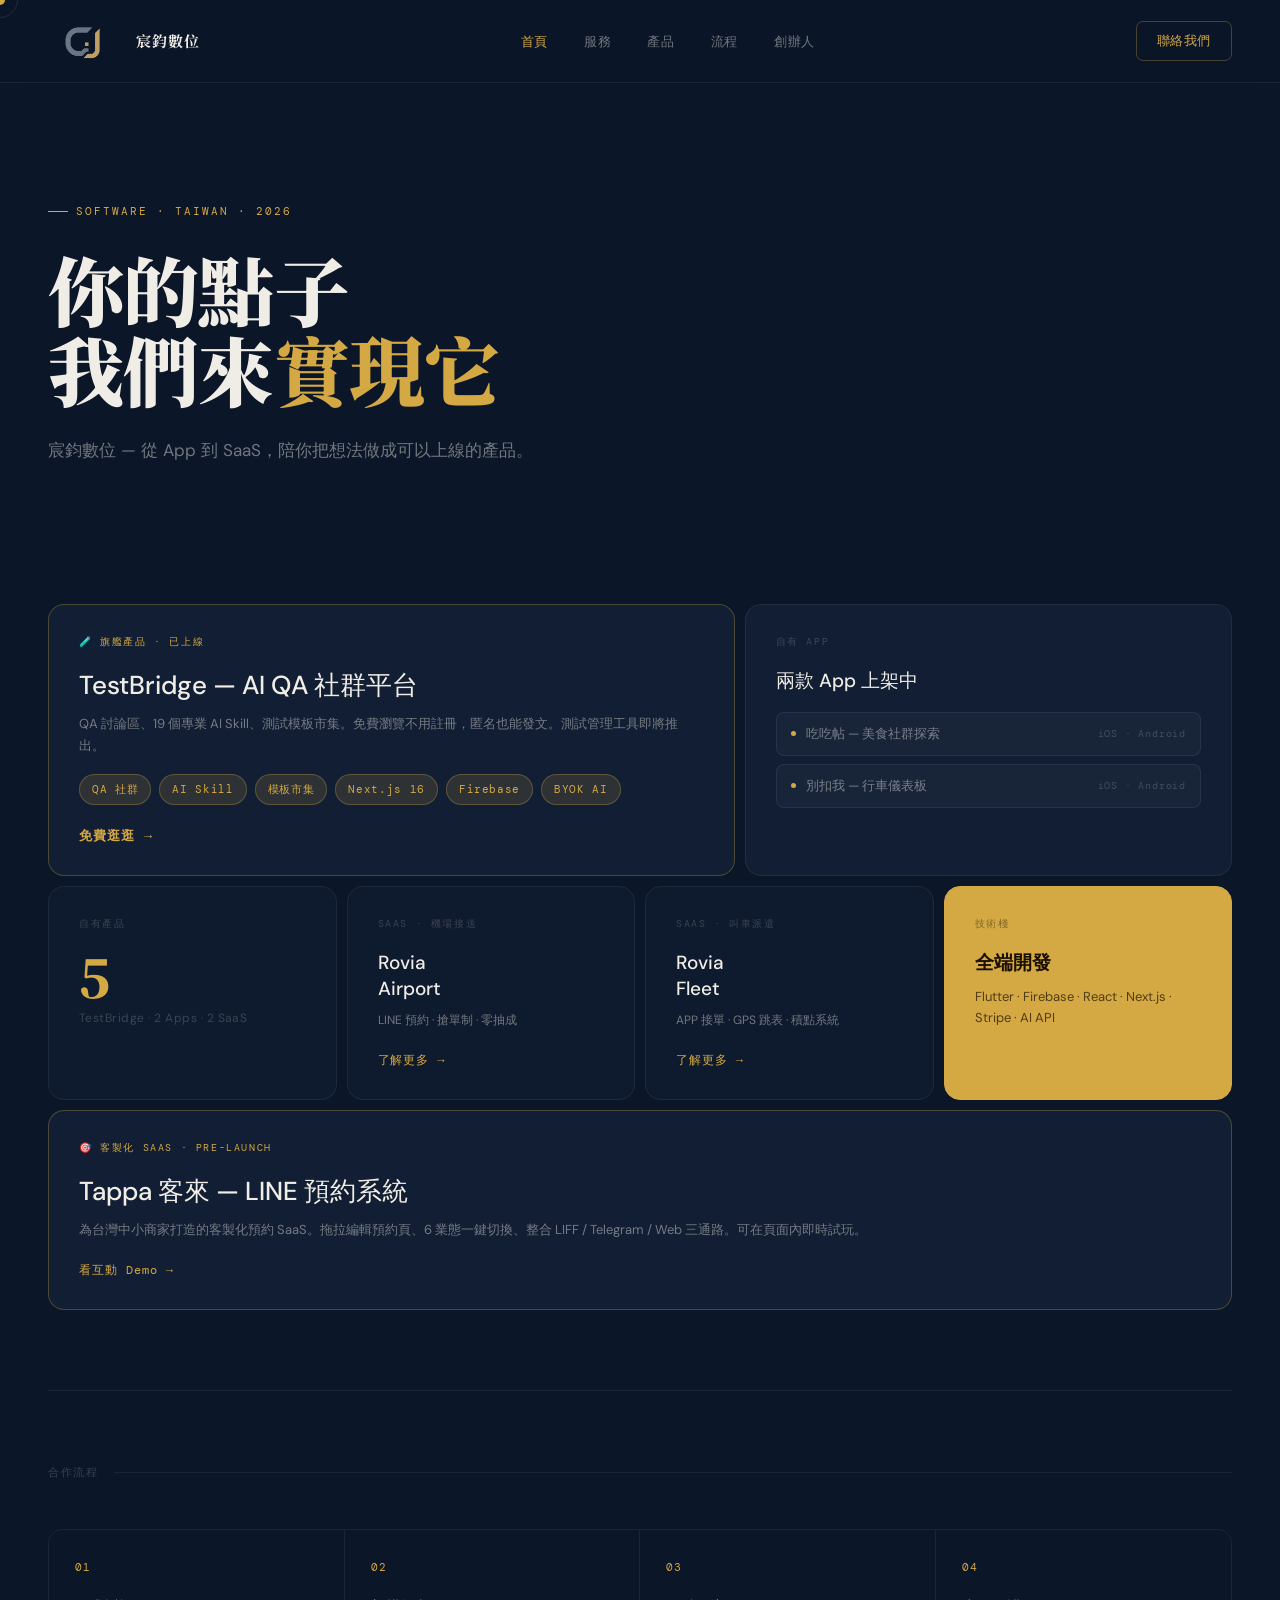
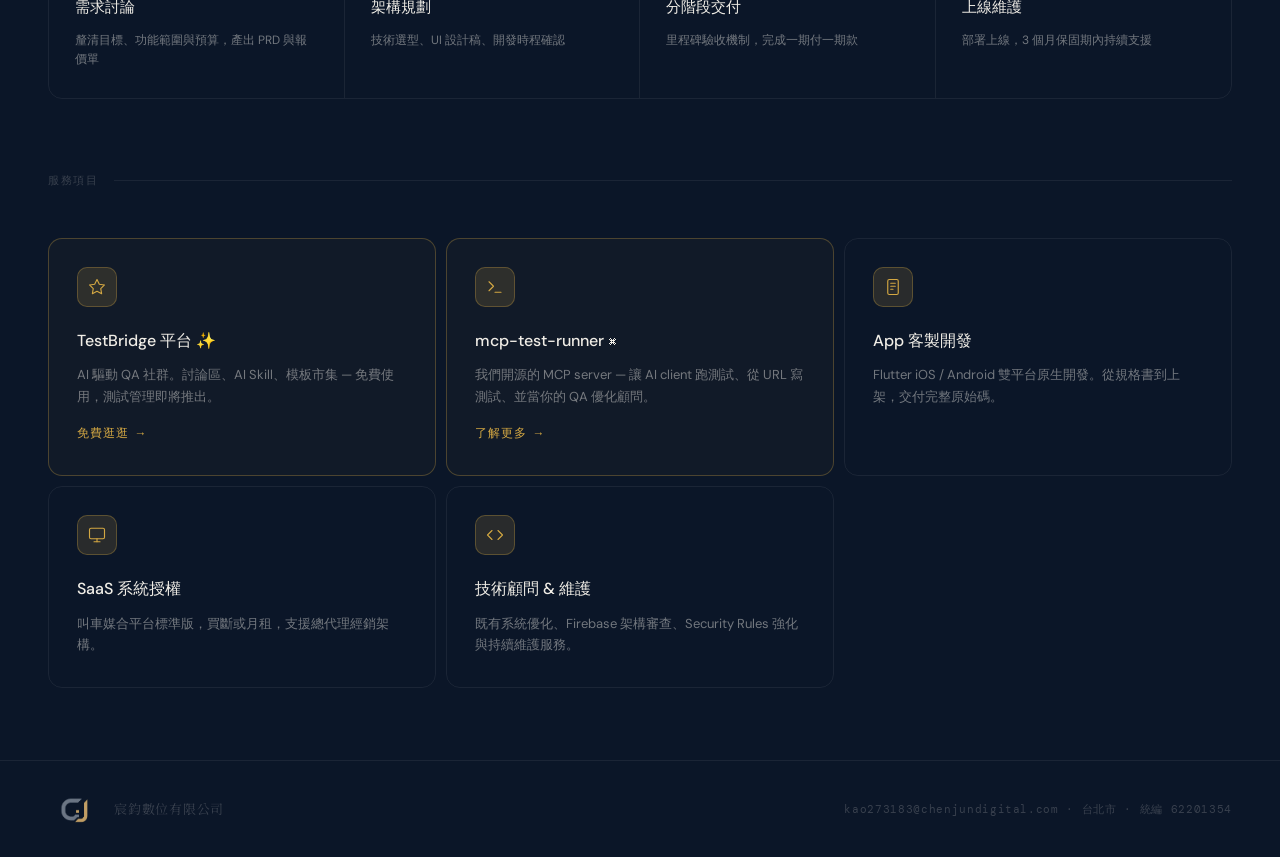
<file: index.html>
<!DOCTYPE html>
<html lang="zh-TW">
<head>
  <meta charset="UTF-8">
  <link rel="icon" type="image/png" href="/favicon.png?v=20260512">
  <meta name="viewport" content="width=device-width, initial-scale=1.0">
  <title>宸鈞數位 — 你的點子，我們來實現</title>
  <meta name="description" content="宸鈞數位是台灣軟體開發工作室，專注 Flutter、Firebase、React。App 客製開發、SaaS 系統授權，一條龍服務。">
  <meta name="keywords" content="宸鈞數位, Flutter開發, Firebase, App開發, SaaS, 軟體外包, 台灣軟體公司, 叫車系統">
  <meta name="author" content="宸鈞數位有限公司">
  <link rel="canonical" href="https://chenjundigital.com/">

  <meta property="og:type" content="website">
  <meta property="og:url" content="https://chenjundigital.com/">
  <meta property="og:title" content="宸鈞數位 — 你的點子，我們來實現">
  <meta property="og:description" content="台灣軟體開發工作室。Flutter App、Firebase 後端、SaaS 系統授權。">
  <meta property="og:image" content="https://chenjundigital.com/og-image.png">
  <meta property="og:locale" content="zh_TW">
  <meta property="og:site_name" content="宸鈞數位">

  <meta name="twitter:card" content="summary_large_image">
  <meta name="twitter:url" content="https://chenjundigital.com/">
  <meta name="twitter:title" content="宸鈞數位 — 你的點子，我們來實現">
  <meta name="twitter:description" content="台灣軟體開發工作室。Flutter App、Firebase 後端、SaaS 系統授權。">
  <meta name="twitter:image" content="https://chenjundigital.com/og-image.png">
  <script type="application/ld+json">
  {
    "@context": "https://schema.org",
    "@type": "Organization",
    "name": "宸鈞數位有限公司",
    "alternateName": "Chen-Jun Digital",
    "url": "https://chenjundigital.com",
    "logo": "https://chenjundigital.com/chenjun-logo.png",
    "contactPoint": {
      "@type": "ContactPoint",
      "email": "kao273183@chenjundigital.com",
      "contactType": "customer service",
      "availableLanguage": ["zh-TW", "en"]
    },
    "address": {
      "@type": "PostalAddress",
      "addressLocality": "台北市",
      "addressRegion": "大同區",
      "addressCountry": "TW"
    },
    "sameAs": [
      "https://github.com/kao273183"
    ]
  }
  </script>
  <link rel="preconnect" href="https://fonts.googleapis.com">
  <link rel="preconnect" href="https://fonts.gstatic.com" crossorigin>
  <link href="https://fonts.googleapis.com/css2?family=Noto+Serif+TC:wght@400;700;900&family=DM+Sans:ital,opsz,wght@0,9..40,300;0,9..40,400;0,9..40,500;1,9..40,300&family=DM+Mono:wght@400;500&display=swap" rel="stylesheet">
  <style>
    *, *::before, *::after { box-sizing: border-box; margin: 0; padding: 0; }

    :root {
      --bg: #0B1628;
      --bg2: #111E33;
      --bg3: #0E1A2D;
      --gold: #D4A843;
      --gold-dim: rgba(212,168,67,0.15);
      --text: #F0EDE6;
      --text-dim: rgba(240,237,230,0.45);
      --text-faint: rgba(240,237,230,0.2);
      --border: rgba(240,237,230,0.07);
      --border-gold: rgba(212,168,67,0.3);
      --serif: 'Noto Serif TC', serif;
      --sans: 'DM Sans', sans-serif;
      --mono: 'DM Mono', monospace;
    }

    html { scroll-behavior: smooth; }

    body {
      background: var(--bg);
      color: var(--text);
      font-family: var(--sans);
      font-size: 16px;
      line-height: 1.7;
      overflow-x: hidden;
    }

    body { cursor: none; }
    #cursor {
      position: fixed; top: 0; left: 0; pointer-events: none; z-index: 9999;
      width: 10px; height: 10px; background: var(--gold); border-radius: 50%;
      transform: translate(-50%,-50%);
      transition: transform 0.12s ease, opacity 0.2s;
    }
    #cursor-ring {
      position: fixed; top: 0; left: 0; pointer-events: none; z-index: 9998;
      width: 36px; height: 36px;
      border: 1px solid var(--gold-dim);
      border-radius: 50%;
      transform: translate(-50%,-50%);
      transition: transform 0.22s ease, width 0.2s, height 0.2s;
    }
    a:hover ~ #cursor, button:hover ~ #cursor { transform: translate(-50%,-50%) scale(2); }

    nav {
      position: sticky; top: 0; z-index: 100;
      display: flex; justify-content: space-between; align-items: center;
      padding: 20px 48px;
      background: rgba(11,22,40,0.85);
      backdrop-filter: blur(12px);
      border-bottom: 0.5px solid var(--border);
    }

    .logo {
      display: flex; align-items: center; gap: 14px;
      text-decoration: none;
    }
    .logo-mark {
      width: 74px;
      height: 42px;
      object-fit: contain;
      object-position: left center;
      display: block;
      flex-shrink: 0;
    }
    .logo-name {
      font-family: var(--serif); font-size: 15px; font-weight: 700;
      color: var(--text); letter-spacing: 0.06em;
    }

    .nav-links {
      display: flex; gap: 36px; list-style: none;
    }
    .nav-links a {
      font-size: 13px; color: var(--text-dim);
      text-decoration: none; letter-spacing: 0.05em;
      transition: color 0.2s;
    }
    .nav-links a:hover,
    .nav-links a.active { color: var(--gold); }

    .nav-cta {
      font-size: 13px; font-weight: 500;
      color: var(--gold); border: 0.5px solid var(--border-gold);
      padding: 8px 20px; border-radius: 7px;
      text-decoration: none; letter-spacing: 0.04em;
      transition: background 0.2s;
    }
    .nav-cta:hover { background: var(--gold-dim); }

    .hero {
      padding: 110px 48px 90px;
      max-width: 1100px;
      opacity: 0; animation: fadeUp 0.8s 0.1s ease forwards;
    }

    .hero-tag {
      display: inline-flex; align-items: center; gap: 8px;
      font-family: var(--mono); font-size: 11px; letter-spacing: 0.18em;
      color: var(--gold); text-transform: uppercase; margin-bottom: 28px;
    }
    .hero-tag::before {
      content: ''; width: 20px; height: 1px; background: var(--gold);
    }

    .hero-title {
      font-family: var(--serif); font-size: clamp(48px, 7vw, 76px);
      font-weight: 900; line-height: 1.05; letter-spacing: -0.01em;
      color: var(--text); margin-bottom: 28px;
    }
    .hero-title .accent { color: var(--gold); }

    .hero-sub {
      font-size: 17px; color: var(--text-dim); line-height: 1.75;
      max-width: 500px; margin-bottom: 48px;
    }

    .hero-actions { display: flex; gap: 20px; align-items: center; }

    .btn-primary {
      background: var(--gold); color: #0B1628;
      font-size: 14px; font-weight: 600;
      padding: 14px 32px; border-radius: 9px;
      text-decoration: none; letter-spacing: 0.02em;
      transition: opacity 0.2s;
    }
    .btn-primary:hover { opacity: 0.88; }

    .btn-ghost {
      font-size: 14px; color: var(--text-dim);
      text-decoration: none; letter-spacing: 0.02em;
      display: flex; align-items: center; gap: 8px;
      transition: color 0.2s;
    }
    .btn-ghost:hover { color: var(--text); }
    .btn-ghost .arrow {
      display: inline-flex; align-items: center; justify-content: center;
      width: 28px; height: 28px; border: 0.5px solid var(--border);
      border-radius: 50%; font-size: 14px;
      transition: transform 0.2s, border-color 0.2s;
    }
    .btn-ghost:hover .arrow { transform: translateX(4px); border-color: rgba(240,237,230,0.3); }

    .bento {
      padding: 0 48px 80px;
      display: grid;
      grid-template-columns: repeat(12, 1fr);
      grid-template-rows: auto;
      gap: 10px;
      opacity: 0; animation: fadeUp 0.8s 0.3s ease forwards;
    }

    .bcard {
      border-radius: 16px; padding: 28px 30px;
      border: 0.5px solid var(--border);
      transition: border-color 0.25s;
    }
    .bcard:hover { border-color: rgba(240,237,230,0.14); }

    .bcard-label {
      font-family: var(--mono); font-size: 10px; letter-spacing: 0.16em;
      color: var(--text-faint); text-transform: uppercase; margin-bottom: 18px;
    }
    .bcard h3 {
      font-size: 19px; font-weight: 500; color: var(--text);
      line-height: 1.35; margin-bottom: 10px;
    }
    .bcard p {
      font-size: 13px; color: var(--text-dim); line-height: 1.65;
    }

    .bc1 { grid-column: span 5; background: var(--bg2); }
    .bc2 { grid-column: span 7; background: var(--bg2); }
    .bc3 { grid-column: span 3; background: var(--bg3); }
    .bc4 { grid-column: span 3; background: var(--bg3); }
    .bc4b { grid-column: span 3; background: var(--bg3); }
    .bc5 { grid-column: span 3; background: var(--gold); border-color: var(--gold); }
    .bc6 { grid-column: span 12; background: var(--bg2); }
    .bc5:hover { border-color: var(--gold); opacity: 0.95; }

    .bc5 .bcard-label { color: rgba(10,8,0,0.4); }
    .bc5 h3 { color: #1A1000; font-weight: 600; }
    .bc5 p { color: rgba(26,16,0,0.6); }

    .stat-num {
      font-family: var(--serif); font-size: 52px; font-weight: 900;
      color: var(--gold); letter-spacing: -0.02em; line-height: 1;
      margin: 8px 0 6px;
    }
    .stat-sub { font-size: 12px; color: var(--text-faint); letter-spacing: 0.04em; }

    .product-list { display: flex; flex-direction: column; gap: 8px; margin-top: 18px; }
    .product-item {
      display: flex; align-items: center; gap: 10px;
      font-size: 13px; color: var(--text-dim);
      padding: 10px 14px;
      background: rgba(240,237,230,0.03);
      border: 0.5px solid var(--border);
      border-radius: 8px;
      transition: background 0.2s;
    }
    .product-item:hover { background: rgba(240,237,230,0.06); }
    .pdot { width: 5px; height: 5px; border-radius: 50%; background: var(--gold); flex-shrink: 0; }
    .ptag {
      margin-left: auto; font-family: var(--mono); font-size: 10px;
      color: var(--text-faint); letter-spacing: 0.08em;
    }

    .tech-tags { display: flex; flex-wrap: wrap; gap: 8px; margin-top: 16px; }
    .tech-tag {
      font-family: var(--mono); font-size: 11px; letter-spacing: 0.06em;
      color: var(--gold); background: var(--gold-dim);
      padding: 5px 12px; border-radius: 20px;
      border: 0.5px solid var(--border-gold);
    }

    .rule {
      margin: 0 48px;
      border: none;
      border-top: 0.5px solid var(--border);
    }

    .process-section {
      padding: 72px 48px;
      opacity: 0; animation: fadeUp 0.8s 0.5s ease forwards;
    }
    .section-header {
      display: flex; align-items: center; gap: 16px; margin-bottom: 48px;
    }
    .section-header .tag {
      font-family: var(--mono); font-size: 11px; letter-spacing: 0.14em;
      color: var(--text-faint); text-transform: uppercase;
    }
    .section-header::after {
      content: ''; flex: 1; height: 0.5px; background: var(--border);
    }

    .process-grid {
      display: grid; grid-template-columns: repeat(4,1fr); gap: 0;
      border: 0.5px solid var(--border); border-radius: 14px; overflow: hidden;
    }
    .pstep {
      padding: 28px 26px;
      border-right: 0.5px solid var(--border);
      transition: background 0.2s;
    }
    .pstep:last-child { border-right: none; }
    .pstep:hover { background: rgba(240,237,230,0.025); }

    .pnum {
      font-family: var(--mono); font-size: 11px; color: var(--gold);
      letter-spacing: 0.1em; margin-bottom: 18px;
    }
    .pstep h4 {
      font-size: 15px; font-weight: 500; color: var(--text);
      margin-bottom: 10px;
    }
    .pstep p { font-size: 12px; color: var(--text-dim); line-height: 1.65; }

    .services-section {
      padding: 0 48px 72px;
      opacity: 0; animation: fadeUp 0.8s 0.6s ease forwards;
    }
    .services-grid {
      display: grid; grid-template-columns: repeat(3,1fr); gap: 10px;
    }
    .services-grid-wide {
      grid-template-columns: repeat(5,1fr);
    }
    .scard {
      border: 0.5px solid var(--border); border-radius: 14px;
      padding: 28px 28px 32px;
      transition: border-color 0.25s, background 0.25s;
    }
    .scard:hover { border-color: var(--border-gold); background: rgba(212,168,67,0.03); }
    .scard-icon {
      width: 40px; height: 40px; border-radius: 10px;
      background: var(--gold-dim); border: 0.5px solid var(--border-gold);
      display: flex; align-items: center; justify-content: center;
      margin-bottom: 20px;
    }
    .scard-icon svg { width: 18px; height: 18px; stroke: var(--gold); fill: none; stroke-width: 1.5; stroke-linecap: round; stroke-linejoin: round; }
    .scard h4 { font-size: 16px; font-weight: 500; color: var(--text); margin-bottom: 10px; }
    .scard p { font-size: 13px; color: var(--text-dim); line-height: 1.65; }

    footer {
      padding: 32px 48px;
      border-top: 0.5px solid var(--border);
      display: flex; justify-content: space-between; align-items: center;
    }
    .footer-logo { display: flex; align-items: center; gap: 10px; text-decoration: none; }
    .footer-logo span { font-family: var(--serif); font-size: 13px; color: var(--text-faint); letter-spacing: 0.06em; }
    .footer-right { font-family: var(--mono); font-size: 11px; color: var(--text-faint); letter-spacing: 0.06em; }

    @keyframes fadeUp {
      from { opacity: 0; transform: translateY(20px); }
      to   { opacity: 1; transform: translateY(0); }
    }

    @media (max-width: 900px) {
      nav {
        padding: 18px 20px;
        flex-wrap: wrap;
        gap: 14px 18px;
      }
      .logo { gap: 10px; }
      .logo-mark {
        width: 62px;
        height: 34px;
      }
      .logo-name { font-size: 14px; }
      .nav-links {
        display: flex;
        order: 3;
        width: 100%;
        flex-wrap: wrap;
        gap: 12px 18px;
        padding-top: 8px;
      }
      .nav-links a { font-size: 12px; }
      .nav-cta {
        margin-left: auto;
        padding: 8px 16px;
      }
      .hero {
        padding: 64px 20px 56px;
        max-width: none;
      }
      .hero-sub {
        max-width: none;
        margin-bottom: 32px;
      }
      .hero-actions {
        flex-direction: column;
        align-items: stretch;
      }
      .btn-primary,
      .btn-ghost {
        width: 100%;
        justify-content: center;
      }
      .bento { padding: 0 20px 56px; grid-template-columns: 1fr; }
      .bc1,.bc2,.bc3,.bc4,.bc4b,.bc5,.bc6 { grid-column: span 1; }
      .process-section,.services-section { padding: 44px 20px; }
      .process-grid { grid-template-columns: 1fr; }
      .services-grid { grid-template-columns: 1fr; }
      .services-grid-wide { grid-template-columns: 1fr; }
      footer { padding: 24px 20px; flex-direction: column; gap: 12px; text-align: center; }
      body { cursor: auto; }
      #cursor, #cursor-ring { display: none; }
      .rule { margin: 0 20px; }
    }
  </style>
</head>
<body>

  <div id="cursor"></div>
  <div id="cursor-ring"></div>

  <nav>
    <a href="#" class="logo">
      <img class="logo-mark" src="chenjun-logo.png" alt="宸鈞數位 logo">
      <span class="logo-name">宸鈞數位</span>
    </a>
    <ul class="nav-links">
      <li><a href="#" class="active">首頁</a></li>
      <li><a href="#services">服務</a></li>
      <li><a href="#products">產品</a></li>
      <li><a href="#process">流程</a></li>
      <li><a href="founder.html">創辦人</a></li>
    </ul>
    <a href="mailto:kao273183@chenjundigital.com" class="nav-cta">聯絡我們</a>
  </nav>

  <section class="hero">
    <div class="hero-tag">Software · Taiwan · 2026</div>
    <h1 class="hero-title">
      你的點子<br>
      我們來<span class="accent">實現它</span>
    </h1>
    <p class="hero-sub">
      宸鈞數位 — 從 App 到 SaaS，陪你把想法做成可以上線的產品。
    </p>
  </section>

  <div class="bento" id="products">

    <a href="https://testbridge.chenjundigital.com" class="bcard bc2" style="text-decoration:none;display:block;cursor:none;border-color:var(--border-gold)">
      <div class="bcard-label" style="color:var(--gold)">🧪 旗艦產品 · 已上線</div>
      <h3 style="font-size:26px">TestBridge — AI QA 社群平台</h3>
      <p>QA 討論區、19 個專業 AI Skill、測試模板市集。免費瀏覽不用註冊，匿名也能發文。測試管理工具即將推出。</p>
      <div class="tech-tags" style="margin-top:18px">
        <span class="tech-tag">QA 社群</span>
        <span class="tech-tag">AI Skill</span>
        <span class="tech-tag">模板市集</span>
        <span class="tech-tag">Next.js 16</span>
        <span class="tech-tag">Firebase</span>
        <span class="tech-tag">BYOK AI</span>
      </div>
      <div style="margin-top:20px;font-size:13px;color:var(--gold);font-family:var(--mono);letter-spacing:0.08em;font-weight:600">免費逛逛 →</div>
    </a>

    <div class="bcard bc1">
      <div class="bcard-label">自有 App</div>
      <h3>兩款 App 上架中</h3>
      <div class="product-list">
        <a href="eaten/" class="product-item" style="text-decoration:none;cursor:none">
          <div class="pdot"></div>
          吃吃帖 — 美食社群探索
          <span class="ptag">iOS · Android</span>
        </a>
        <a href="nokou/" class="product-item" style="text-decoration:none;cursor:none">
          <div class="pdot"></div>
          別扣我 — 行車儀表板
          <span class="ptag">iOS · Android</span>
        </a>
      </div>
    </div>

    <div class="bcard bc3">
      <div class="bcard-label">自有產品</div>
      <div class="stat-num">5</div>
      <div class="stat-sub">TestBridge · 2 Apps · 2 SaaS</div>
    </div>

    <a href="rovia.html" class="bcard bc4" style="text-decoration:none;display:block;cursor:none">
      <div class="bcard-label">SaaS · 機場接送</div>
      <h3>Rovia<br>Airport</h3>
      <p style="font-size:12px;margin-top:10px;line-height:1.6">LINE 預約 · 搶單制 · 零抽成</p>
      <div style="margin-top:20px;font-size:12px;color:var(--gold);font-family:var(--mono);letter-spacing:0.08em">了解更多 →</div>
    </a>

    <a href="rovia-fleet.html" class="bcard bc4b" style="text-decoration:none;display:block;cursor:none">
      <div class="bcard-label">SaaS · 叫車派遣</div>
      <h3>Rovia<br>Fleet</h3>
      <p style="font-size:12px;margin-top:10px;line-height:1.6">APP 接單 · GPS 跳表 · 積點系統</p>
      <div style="margin-top:20px;font-size:12px;color:var(--gold);font-family:var(--mono);letter-spacing:0.08em">了解更多 →</div>
    </a>

    <div class="bcard bc5">
      <div class="bcard-label">技術棧</div>
      <h3 style="color:#1A1000">全端開發</h3>
      <p style="color:rgba(26,16,0,0.7)">Flutter · Firebase · React · Next.js · Stripe · AI API</p>
    </div>

    <a href="tappa.html" class="bcard bc6" style="text-decoration:none;display:block;cursor:none;border-color:var(--border-gold)">
      <div class="bcard-label" style="color:var(--gold)">🎯 客製化 SaaS · Pre-launch</div>
      <h3 style="font-size:26px">Tappa 客來 — LINE 預約系統</h3>
      <p>為台灣中小商家打造的客製化預約 SaaS。拖拉編輯預約頁、6 業態一鍵切換、整合 LIFF / Telegram / Web 三通路。可在頁面內即時試玩。</p>
      <div style="margin-top:20px;font-size:12px;color:var(--gold);font-family:var(--mono);letter-spacing:0.08em">看互動 Demo →</div>
    </a>

  </div>

  <hr class="rule">

  <section class="process-section" id="process">
    <div class="section-header">
      <span class="tag">合作流程</span>
    </div>
    <div class="process-grid">
      <div class="pstep">
        <div class="pnum">01</div>
        <h4>需求討論</h4>
        <p>釐清目標、功能範圍與預算，產出 PRD 與報價單</p>
      </div>
      <div class="pstep">
        <div class="pnum">02</div>
        <h4>架構規劃</h4>
        <p>技術選型、UI 設計稿、開發時程確認</p>
      </div>
      <div class="pstep">
        <div class="pnum">03</div>
        <h4>分階段交付</h4>
        <p>里程碑驗收機制，完成一期付一期款</p>
      </div>
      <div class="pstep">
        <div class="pnum">04</div>
        <h4>上線維護</h4>
        <p>部署上線，3 個月保固期內持續支援</p>
      </div>
    </div>
  </section>

  <section class="services-section" id="services">
    <div class="section-header">
      <span class="tag">服務項目</span>
    </div>
    <div class="services-grid">

      <a href="https://testbridge.chenjundigital.com" class="scard" style="text-decoration:none;cursor:none;border-color:var(--border-gold);background:rgba(212,168,67,0.03)">
        <div class="scard-icon">
          <svg viewBox="0 0 24 24"><path d="M12 2l3.09 6.26L22 9.27l-5 4.87 1.18 6.88L12 17.77l-6.18 3.25L7 14.14 2 9.27l6.91-1.01L12 2z"/></svg>
        </div>
        <h4>TestBridge 平台 ✨</h4>
        <p>AI 驅動 QA 社群。討論區、AI Skill、模板市集 — 免費使用，測試管理即將推出。</p>
        <div style="margin-top:16px;font-size:12px;color:var(--gold);font-family:var(--mono);letter-spacing:.08em">免費逛逛 →</div>
      </a>
      <a href="https://mcp.chenjundigital.com" class="scard" style="text-decoration:none;cursor:none;border-color:var(--border-gold);background:rgba(212,168,67,0.03)">
        <div class="scard-icon">
          <svg viewBox="0 0 24 24"><polyline points="4 17 10 11 4 5"/><line x1="12" y1="19" x2="20" y2="19"/></svg>
        </div>
        <h4>mcp-test-runner ⌘</h4>
        <p>我們開源的 MCP server — 讓 AI client 跑測試、從 URL 寫測試、並當你的 QA 優化顧問。</p>
        <div style="margin-top:16px;font-size:12px;color:var(--gold);font-family:var(--mono);letter-spacing:.08em">了解更多 →</div>
      </a>
      <div class="scard">
        <div class="scard-icon">
          <svg viewBox="0 0 24 24"><rect x="5" y="2" width="14" height="20" rx="2"/><line x1="9" y1="7" x2="15" y2="7"/><line x1="9" y1="11" x2="15" y2="11"/><line x1="9" y1="15" x2="12" y2="15"/></svg>
        </div>
        <h4>App 客製開發</h4>
        <p>Flutter iOS / Android 雙平台原生開發。從規格書到上架，交付完整原始碼。</p>
      </div>
      <div class="scard">
        <div class="scard-icon">
          <svg viewBox="0 0 24 24"><rect x="2" y="3" width="20" height="14" rx="2"/><line x1="8" y1="21" x2="16" y2="21"/><line x1="12" y1="17" x2="12" y2="21"/></svg>
        </div>
        <h4>SaaS 系統授權</h4>
        <p>叫車媒合平台標準版，買斷或月租，支援總代理經銷架構。</p>
      </div>
      <div class="scard">
        <div class="scard-icon">
          <svg viewBox="0 0 24 24"><polyline points="16 18 22 12 16 6"/><polyline points="8 6 2 12 8 18"/></svg>
        </div>
        <h4>技術顧問 & 維護</h4>
        <p>既有系統優化、Firebase 架構審查、Security Rules 強化與持續維護服務。</p>
      </div>
    </div>
  </section>

  <footer id="about">
    <a href="#" class="footer-logo">
      <img class="logo-mark" src="chenjun-logo.png" alt="宸鈞數位 logo" style="width:56px;height:32px">
      <span>宸鈞數位有限公司</span>
    </a>
    <div class="footer-right">kao273183@chenjundigital.com · 台北市 · 統編 62201354</div>
  </footer>

  <script>
    const cursor = document.getElementById('cursor');
    const ring = document.getElementById('cursor-ring');
    let mx = 0, my = 0, rx = 0, ry = 0;

    document.addEventListener('mousemove', e => {
      mx = e.clientX; my = e.clientY;
      cursor.style.left = mx + 'px';
      cursor.style.top  = my + 'px';
    });

    function animRing() {
      rx += (mx - rx) * 0.12;
      ry += (my - ry) * 0.12;
      ring.style.left = rx + 'px';
      ring.style.top  = ry + 'px';
      requestAnimationFrame(animRing);
    }
    animRing();

    document.querySelectorAll('a, button').forEach(el => {
      el.addEventListener('mouseenter', () => {
        cursor.style.transform = 'translate(-50%,-50%) scale(2)';
        ring.style.width = '52px'; ring.style.height = '52px';
      });
      el.addEventListener('mouseleave', () => {
        cursor.style.transform = 'translate(-50%,-50%) scale(1)';
        ring.style.width = '36px'; ring.style.height = '36px';
      });
    });
  </script>
</body>
</html>
</file>
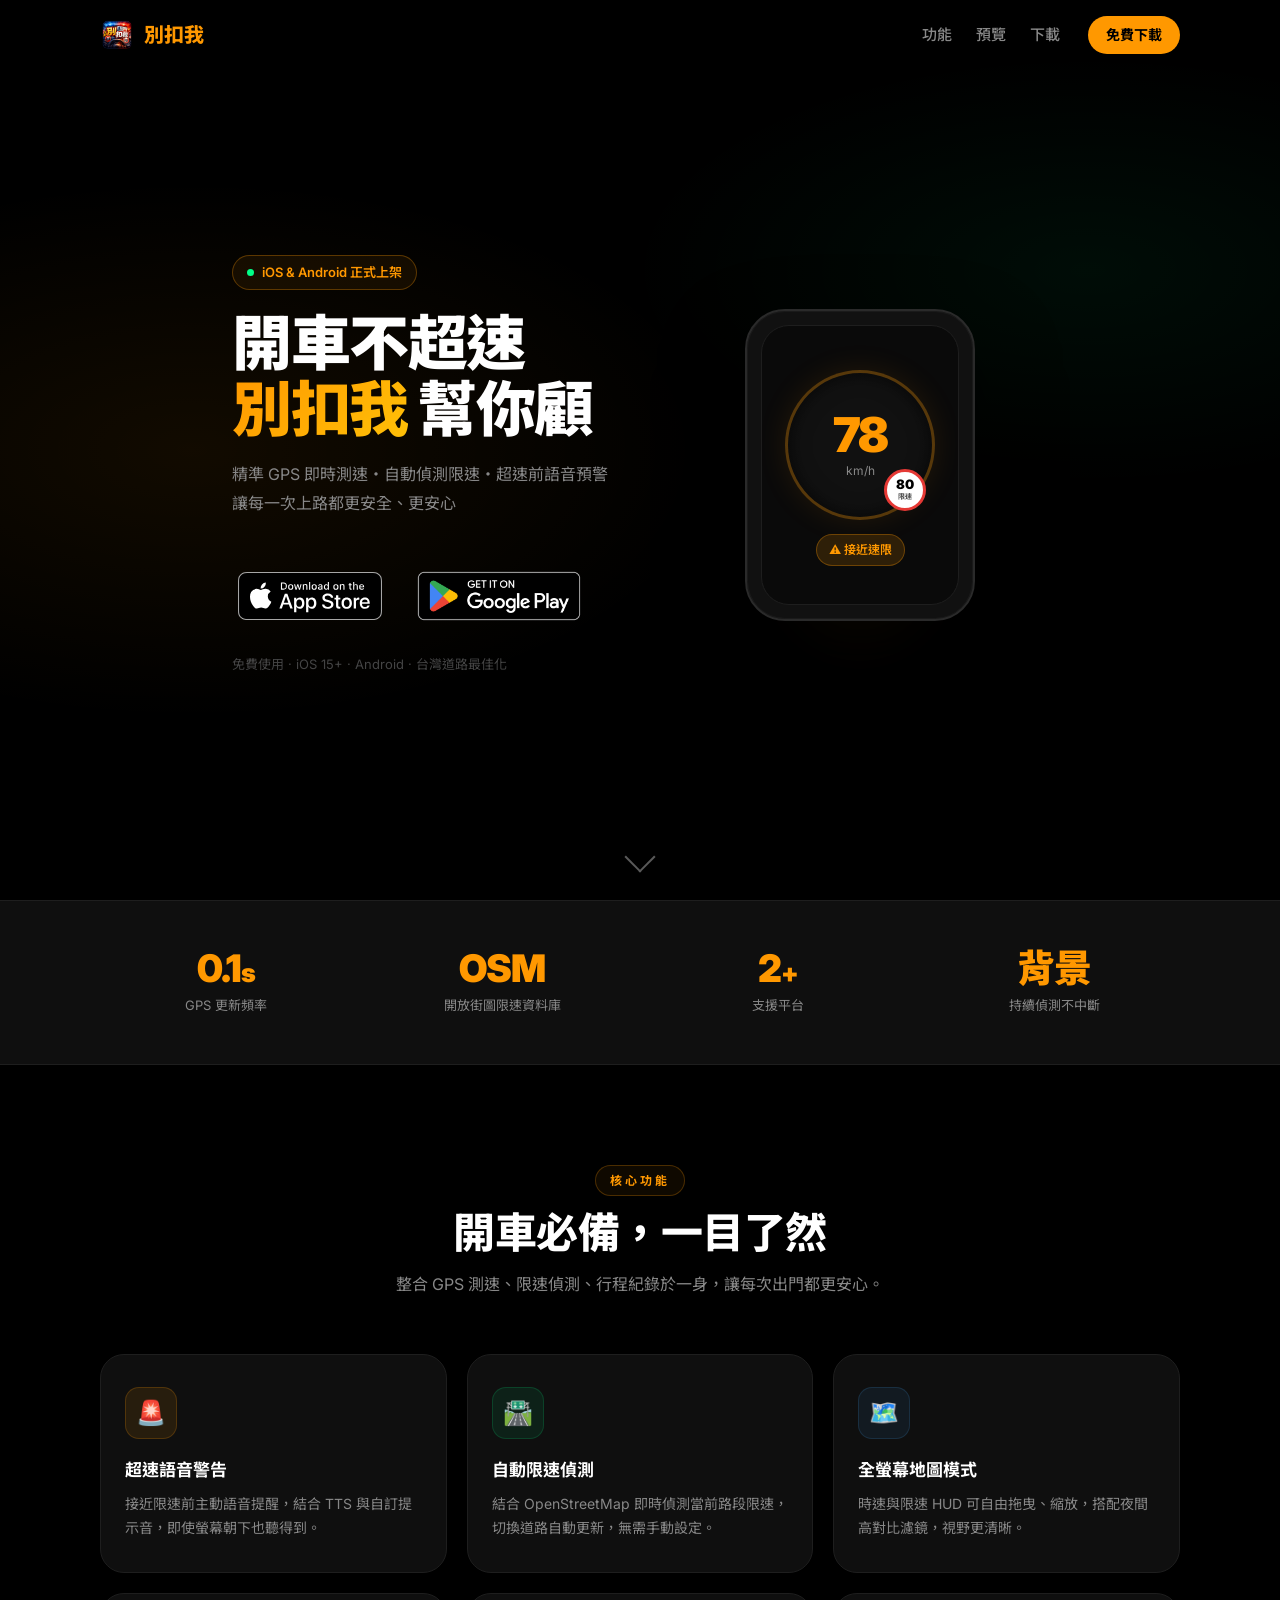
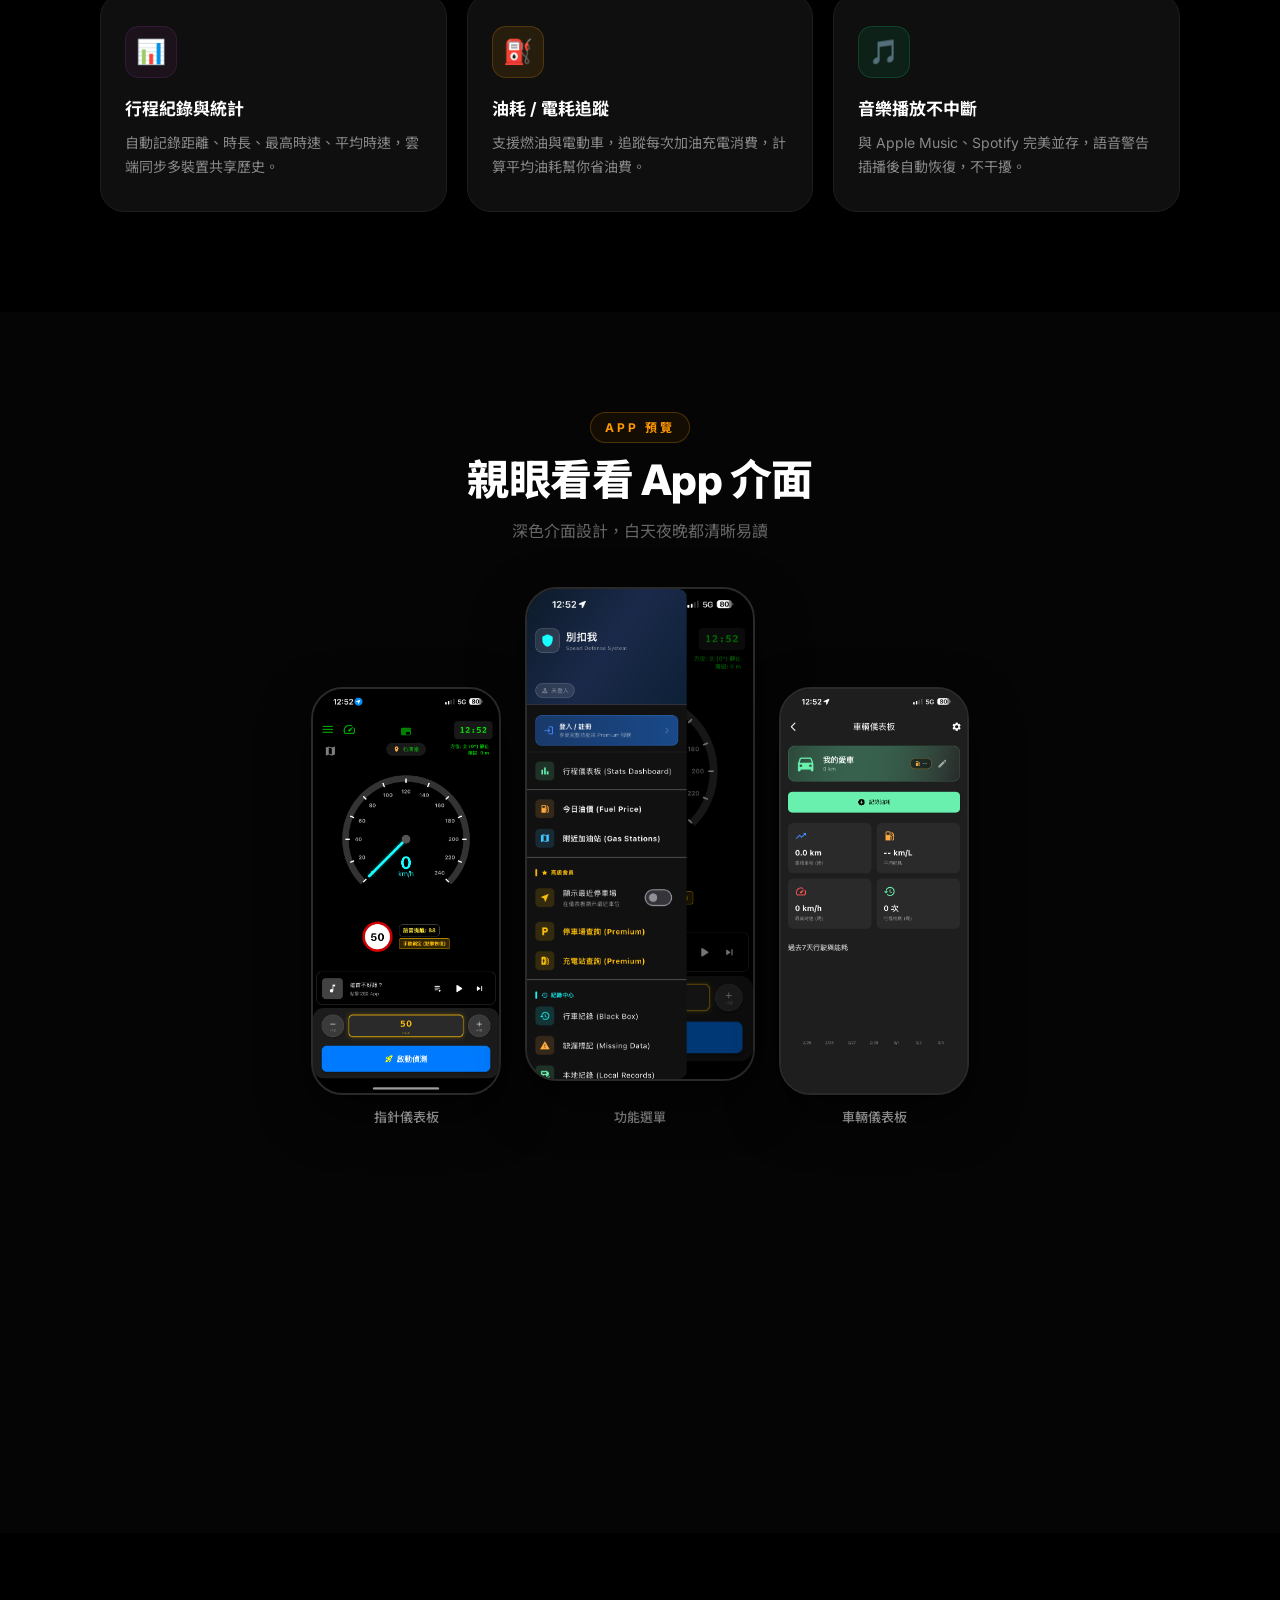
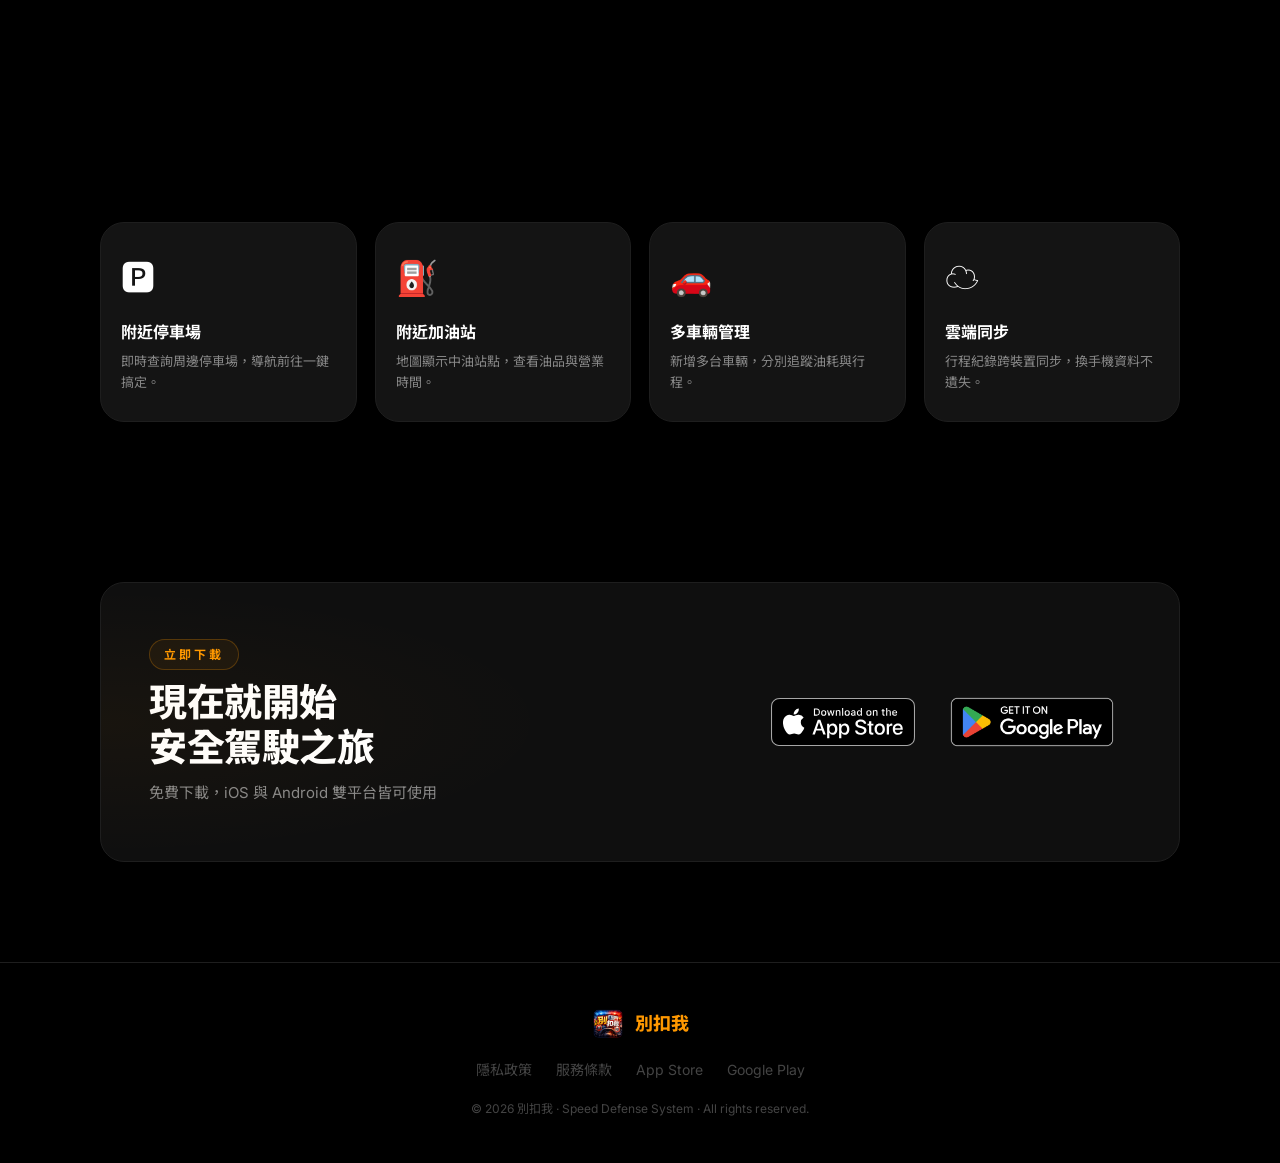
<file: nokou/index.html>
<!DOCTYPE html>
<html lang="zh-TW">
<head>
  <meta charset="UTF-8">
  <meta name="viewport" content="width=device-width, initial-scale=1.0">
  <title>別扣我 - 你的行動儀表板</title>
  <meta name="description" content="別扣我 — 精準 GPS 即時測速，自動偵測限速，超速前語音預警。iOS 與 Android 免費下載。">
  <meta property="og:title" content="別扣我 - 你的行動儀表板">
  <meta property="og:description" content="精準 GPS 即時測速，自動偵測限速，超速前語音預警。">
  <meta property="og:image" content="images/screen1.png">
  <link rel="preconnect" href="https://fonts.googleapis.com">
  <link rel="preconnect" href="https://fonts.gstatic.com" crossorigin>
  <link href="https://fonts.googleapis.com/css2?family=Inter:wght@400;500;600;700;800;900&family=Noto+Sans+TC:wght@400;500;700;900&display=swap" rel="stylesheet">
  <link rel="stylesheet" href="style.css">
  <link rel="icon" type="image/png" href="../assets/icon/app_icon.png">
</head>
<body>

  <!-- NAVBAR -->
  <nav class="navbar" id="navbar">
    <div class="container nav-inner">
      <a href="#" class="logo">
        <img src="images/logo.png" alt="別扣我" class="logo-img">
        別扣我
      </a>
      <div class="nav-links">
        <a href="#features" class="nav-link">功能</a>
        <a href="#gallery" class="nav-link">預覽</a>
        <a href="#download" class="nav-link">下載</a>
      </div>
      <a href="#download" class="nav-cta">免費下載</a>
      <button class="hamburger" id="hamburger" aria-label="選單">
        <span></span><span></span><span></span>
      </button>
    </div>
    <div class="mobile-menu" id="mobileMenu">
      <a href="#features" class="mobile-link">功能特色</a>
      <a href="#gallery" class="mobile-link">App 預覽</a>
      <a href="#download" class="mobile-link">立即下載</a>
    </div>
  </nav>

  <!-- HERO -->
  <header class="hero">
    <div class="hero-bg-glow"></div>
    <div class="container hero-inner">

      <div class="hero-content" data-aos>
        <div class="hero-badge">
          <span class="badge-dot"></span>
          iOS &amp; Android 正式上架
        </div>
        <h1 class="hero-title">
          開車不超速<br>
          <span class="highlight">別扣我</span> 幫你顧
        </h1>
        <p class="hero-subtitle">
          精準 GPS 即時測速・自動偵測限速・超速前語音預警<br>
          讓每一次上路都更安全、更安心
        </p>
        <div class="hero-buttons">
          <a href="https://apps.apple.com/us/app/%E5%88%A5%E6%89%A3%E6%88%91-%E4%BD%A0%E7%9A%84%E8%A1%8C%E5%8B%95%E5%84%80%E8%A1%A8%E6%9D%BF/id6758271584"
             target="_blank" class="badge-link">
            <img src="images/appstore_badge.svg" alt="Download on the App Store" class="badge-img badge-apple">
          </a>
          <a href="https://play.google.com/store/apps/details?id=com.minikao.speed_defense_system&hl=zh_TW"
             target="_blank" class="badge-link">
            <img src="images/googleplay_badge.png" alt="Get it on Google Play" class="badge-img badge-google">
          </a>
        </div>
        <p class="hero-note">免費使用 · iOS 15+ · Android · 台灣道路最佳化</p>
      </div>

      <!-- Speedometer Mockup -->
      <div class="hero-mockup" data-aos data-aos-delay="200">
        <div class="phone-frame">
          <div class="phone-screen">
            <div class="speedo-ring">
              <div class="speedo-inner">
                <div class="speedo-speed" id="speedNum">72</div>
                <div class="speedo-unit">km/h</div>
              </div>
              <div class="speedo-limit">
                <div class="speedo-limit-num">80</div>
                <div class="speedo-limit-label">限速</div>
              </div>
            </div>
            <div class="speedo-status safe" id="speedStatus">安全行駛中</div>
          </div>
        </div>
        <div class="phone-glow"></div>
      </div>

    </div>
    <div class="hero-scroll" onclick="document.getElementById('stats').scrollIntoView({behavior:'smooth'})">
      <div class="scroll-arrow"></div>
    </div>
  </header>

  <!-- STATS -->
  <section class="stats-section" id="stats">
    <div class="container stats-grid">
      <div class="stat-item" data-aos>
        <div class="stat-num">0.1<span>s</span></div>
        <div class="stat-label">GPS 更新頻率</div>
      </div>
      <div class="stat-item" data-aos>
        <div class="stat-num">OSM</div>
        <div class="stat-label">開放街圖限速資料庫</div>
      </div>
      <div class="stat-item" data-aos>
        <div class="stat-num">2<span>+</span></div>
        <div class="stat-label">支援平台</div>
      </div>
      <div class="stat-item" data-aos>
        <div class="stat-num">背景</div>
        <div class="stat-label">持續偵測不中斷</div>
      </div>
    </div>
  </section>

  <!-- FEATURES -->
  <section id="features" class="features">
    <div class="container">
      <div class="section-header" data-aos>
        <div class="section-label">核心功能</div>
        <h2 class="section-title">開車必備，一目了然</h2>
        <p class="section-subtitle">整合 GPS 測速、限速偵測、行程紀錄於一身，讓每次出門都更安心。</p>
      </div>
      <div class="feature-grid">
        <div class="feature-card" data-aos>
          <div class="feature-icon-wrap orange"><span>🚨</span></div>
          <h4>超速語音警告</h4>
          <p>接近限速前主動語音提醒，結合 TTS 與自訂提示音，即使螢幕朝下也聽得到。</p>
        </div>
        <div class="feature-card" data-aos>
          <div class="feature-icon-wrap green"><span>🛣️</span></div>
          <h4>自動限速偵測</h4>
          <p>結合 OpenStreetMap 即時偵測當前路段限速，切換道路自動更新，無需手動設定。</p>
        </div>
        <div class="feature-card" data-aos>
          <div class="feature-icon-wrap blue"><span>🗺️</span></div>
          <h4>全螢幕地圖模式</h4>
          <p>時速與限速 HUD 可自由拖曳、縮放，搭配夜間高對比濾鏡，視野更清晰。</p>
        </div>
        <div class="feature-card" data-aos>
          <div class="feature-icon-wrap purple"><span>📊</span></div>
          <h4>行程紀錄與統計</h4>
          <p>自動記錄距離、時長、最高時速、平均時速，雲端同步多裝置共享歷史。</p>
        </div>
        <div class="feature-card" data-aos>
          <div class="feature-icon-wrap orange"><span>⛽</span></div>
          <h4>油耗 / 電耗追蹤</h4>
          <p>支援燃油與電動車，追蹤每次加油充電消費，計算平均油耗幫你省油費。</p>
        </div>
        <div class="feature-card" data-aos>
          <div class="feature-icon-wrap green"><span>🎵</span></div>
          <h4>音樂播放不中斷</h4>
          <p>與 Apple Music、Spotify 完美並存，語音警告插播後自動恢復，不干擾。</p>
        </div>
      </div>
    </div>
  </section>

  <!-- GALLERY -->
  <section id="gallery" class="gallery">
    <div class="container">
      <div class="section-header" data-aos>
        <div class="section-label">App 預覽</div>
        <h2 class="section-title" style="color:#fff">親眼看看 App 介面</h2>
        <p class="section-subtitle" style="color:#666">深色介面設計，白天夜晚都清晰易讀</p>
      </div>
      <!-- 直向 3 張 -->
      <div class="gallery-portrait-row">
        <div class="gallery-item" data-aos>
          <div class="gallery-phone">
            <img src="images/screen1.png" alt="指針儀表板" loading="lazy">
          </div>
          <p class="caption">指針儀表板</p>
        </div>
        <div class="gallery-item" data-aos>
          <div class="gallery-phone gallery-phone-large">
            <img src="images/screen2.png" alt="功能選單" loading="lazy">
          </div>
          <p class="caption">功能選單</p>
        </div>
        <div class="gallery-item" data-aos>
          <div class="gallery-phone">
            <img src="images/screen3.png" alt="車輛儀表板" loading="lazy">
          </div>
          <p class="caption">車輛儀表板</p>
        </div>
      </div>
      <!-- 橫向 2 張 -->
      <div class="gallery-landscape-row">
        <div class="gallery-landscape-item" data-aos>
          <div class="gallery-landscape-frame">
            <img src="images/screen4.png" alt="橫向模式" loading="lazy">
          </div>
          <p class="caption">橫向模式</p>
        </div>
        <div class="gallery-landscape-item" data-aos>
          <div class="gallery-landscape-frame">
            <img src="images/screen5.png" alt="地圖模式" loading="lazy">
          </div>
          <p class="caption">地圖模式</p>
        </div>
      </div>
    </div>
  </section>

  <!-- PREMIUM -->
  <section class="premium">
    <div class="container">
      <div class="section-header" data-aos>
        <div class="section-label">進階功能</div>
        <h2 class="section-title">解鎖更多駕駛助手</h2>
        <p class="section-subtitle">升級 Premium，享受完整的智慧行車體驗。</p>
      </div>
      <div class="premium-grid">
        <div class="premium-card" data-aos>
          <div class="premium-icon">🅿️</div>
          <h4>附近停車場</h4>
          <p>即時查詢周邊停車場，導航前往一鍵搞定。</p>
        </div>
        <div class="premium-card" data-aos>
          <div class="premium-icon">⛽</div>
          <h4>附近加油站</h4>
          <p>地圖顯示中油站點，查看油品與營業時間。</p>
        </div>
        <div class="premium-card" data-aos>
          <div class="premium-icon">🚗</div>
          <h4>多車輛管理</h4>
          <p>新增多台車輛，分別追蹤油耗與行程。</p>
        </div>
        <div class="premium-card" data-aos>
          <div class="premium-icon">☁️</div>
          <h4>雲端同步</h4>
          <p>行程紀錄跨裝置同步，換手機資料不遺失。</p>
        </div>
      </div>
    </div>
  </section>

  <!-- DOWNLOAD -->
  <section id="download" class="download">
    <div class="container">
      <div class="download-box" data-aos>
        <div class="download-text">
          <div class="section-label">立即下載</div>
          <h2>現在就開始<br>安全駕駛之旅</h2>
          <p>免費下載，iOS 與 Android 雙平台皆可使用</p>
        </div>
        <div class="download-btns">
          <a href="https://apps.apple.com/us/app/%E5%88%A5%E6%89%A3%E6%88%91-%E4%BD%A0%E7%9A%84%E8%A1%8C%E5%8B%95%E5%84%80%E8%A1%A8%E6%9D%BF/id6758271584"
             target="_blank" class="badge-link">
            <img src="images/appstore_badge.svg" alt="Download on the App Store" class="badge-img badge-apple">
          </a>
          <a href="https://play.google.com/store/apps/details?id=com.minikao.speed_defense_system&hl=zh_TW"
             target="_blank" class="badge-link">
            <img src="images/googleplay_badge.png" alt="Get it on Google Play" class="badge-img badge-google">
          </a>
        </div>
      </div>
    </div>
  </section>

  <!-- FOOTER -->
  <footer class="footer">
    <div class="container footer-inner">
      <div class="footer-brand">
        <img src="images/logo.png" alt="別扣我" class="logo-img">
        <span class="footer-name">別扣我</span>
      </div>
      <div class="footer-links">
        <a href="https://hackmd.io/@RK5ElnRYSM2GxWnawj_-SA/HJvHrsmtbg" target="_blank">隱私政策</a>
        <a href="https://hackmd.io/@RK5ElnRYSM2GxWnawj_-SA/BJL9BimYbg" target="_blank">服務條款</a>
        <a href="https://apps.apple.com/us/app/%E5%88%A5%E6%89%A3%E6%88%91-%E4%BD%A0%E7%9A%84%E8%A1%8C%E5%8B%95%E5%84%80%E8%A1%A8%E6%9D%BF/id6758271584" target="_blank">App Store</a>
        <a href="https://play.google.com/store/apps/details?id=com.minikao.speed_defense_system&hl=zh_TW" target="_blank">Google Play</a>
      </div>
      <p class="footer-copy">&copy; 2026 別扣我 · Speed Defense System · All rights reserved.</p>
    </div>
  </footer>

  <script>
    // Navbar scroll
    const navbar = document.getElementById('navbar');
    window.addEventListener('scroll', () => {
      navbar.classList.toggle('scrolled', window.scrollY > 40);
    });

    // Hamburger
    const hamburger = document.getElementById('hamburger');
    const mobileMenu = document.getElementById('mobileMenu');
    hamburger.addEventListener('click', () => {
      hamburger.classList.toggle('open');
      mobileMenu.classList.toggle('open');
    });
    document.querySelectorAll('.mobile-link').forEach(link => {
      link.addEventListener('click', () => {
        hamburger.classList.remove('open');
        mobileMenu.classList.remove('open');
      });
    });

    // Scroll animations
    const observer = new IntersectionObserver((entries) => {
      entries.forEach(e => { if (e.isIntersecting) e.target.classList.add('aos-visible'); });
    }, { threshold: 0.1 });
    document.querySelectorAll('[data-aos]').forEach(el => observer.observe(el));

    // Speedometer
    let speed = 72, dir = 1;
    setInterval(() => {
      speed += dir * (Math.random() * 2);
      if (speed > 78) dir = -1;
      if (speed < 65) dir = 1;
      const el = document.getElementById('speedNum');
      const st = document.getElementById('speedStatus');
      if (el) el.textContent = Math.round(speed);
      if (st) {
        if (speed > 76) { st.textContent = '⚠️ 接近速限'; st.className = 'speedo-status warn'; }
        else { st.textContent = '✓ 安全行駛中'; st.className = 'speedo-status safe'; }
      }
    }, 900);
  </script>

</body>
</html>
</file>
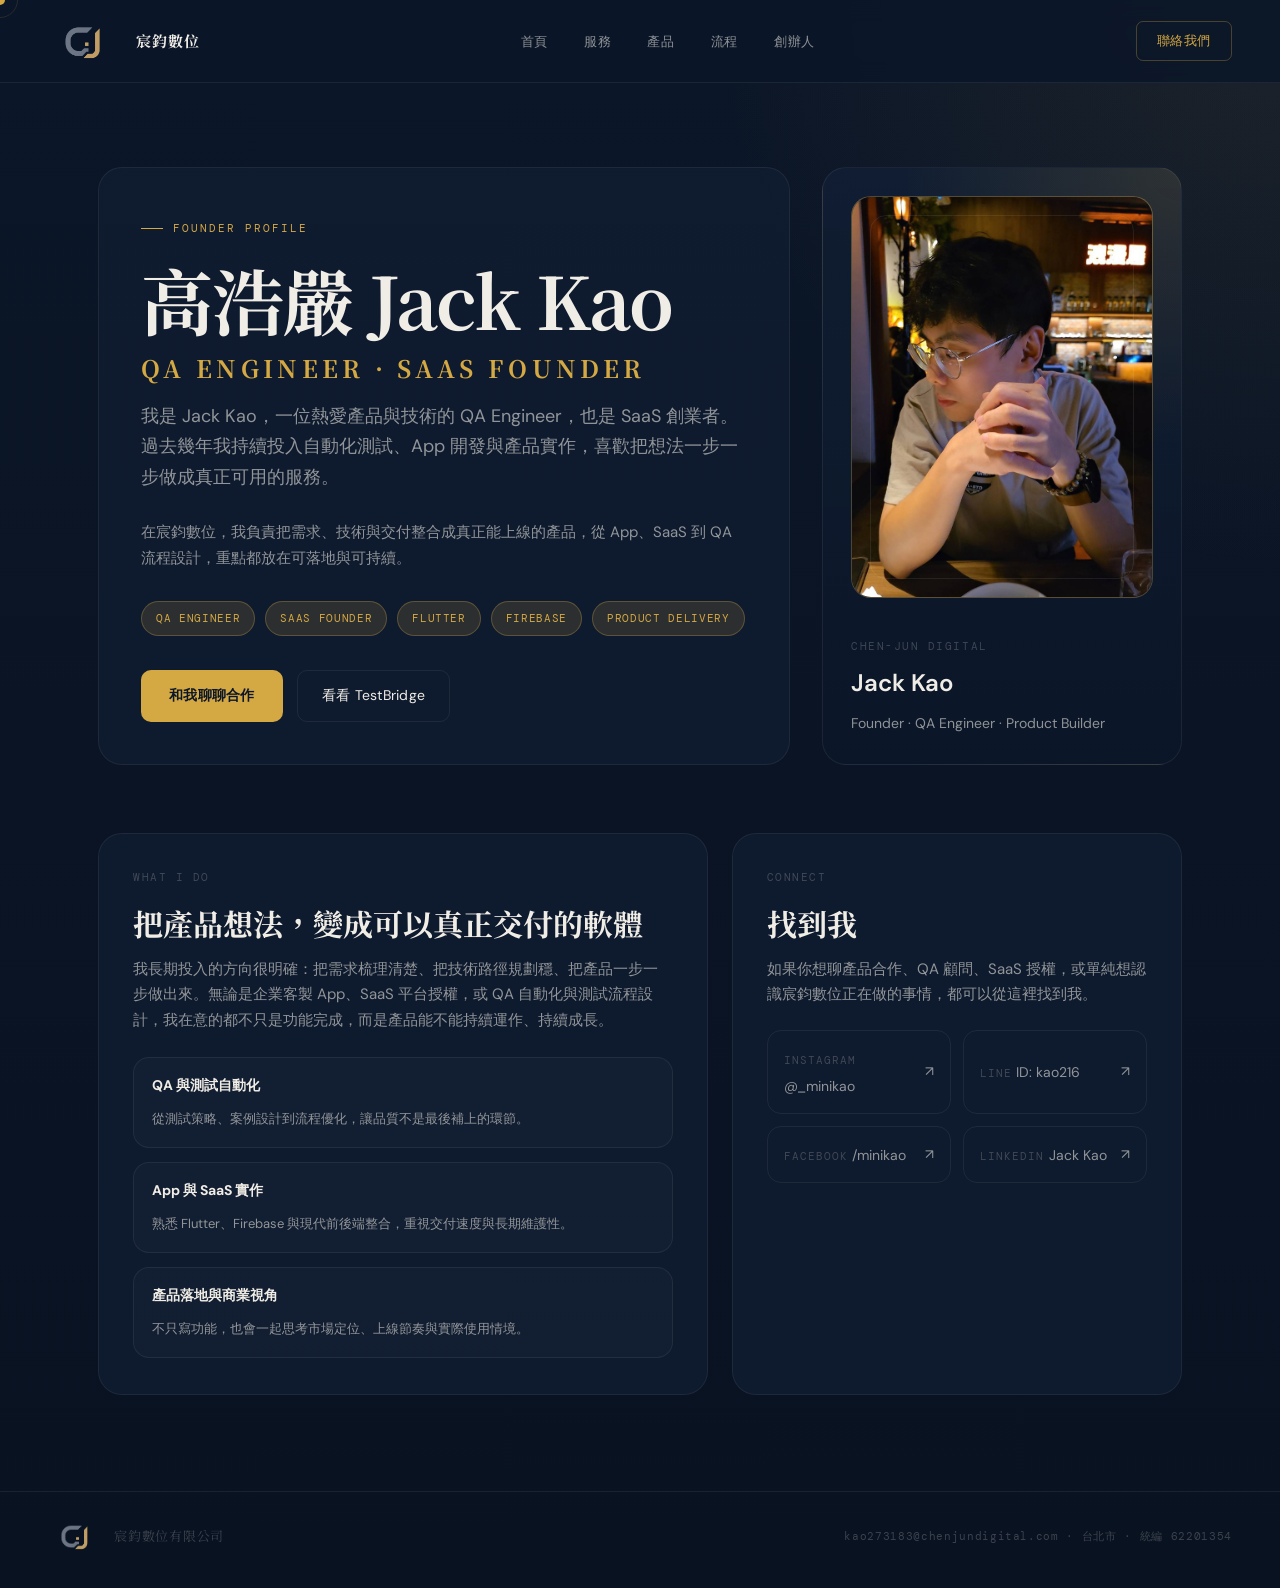
<file: founder.html>
<!DOCTYPE html>
<html lang="zh-TW">
<head>
  <meta charset="UTF-8">
  <link rel="icon" type="image/png" href="/favicon.png?v=20260512">
  <meta name="viewport" content="width=device-width, initial-scale=1.0">
  <title>創辦人 Jack Kao | 宸鈞數位</title>
  <meta name="description" content="認識宸鈞數位創辦人 Jack Kao。QA Engineer、SaaS 創業者，專注於自動化測試、App 開發與產品實作。">
  <meta name="keywords" content="Jack Kao, 高浩嚴, 宸鈞數位, 創辦人, QA Engineer, SaaS, Flutter, Firebase, 測試自動化">
  <meta name="author" content="宸鈞數位有限公司">
  <link rel="canonical" href="https://chenjundigital.com/founder.html">

  <meta property="og:type" content="profile">
  <meta property="og:url" content="https://chenjundigital.com/founder.html">
  <meta property="og:title" content="創辦人 Jack Kao | 宸鈞數位">
  <meta property="og:description" content="QA Engineer，也是 SaaS 創業者。持續投入自動化測試、App 開發與產品實作。">
  <meta property="og:image" content="https://chenjundigital.com/og-image.png">
  <meta property="og:locale" content="zh_TW">
  <meta property="og:site_name" content="宸鈞數位">

  <meta name="twitter:card" content="summary_large_image">
  <meta name="twitter:url" content="https://chenjundigital.com/founder.html">
  <meta name="twitter:title" content="創辦人 Jack Kao | 宸鈞數位">
  <meta name="twitter:description" content="QA Engineer，也是 SaaS 創業者。持續投入自動化測試、App 開發與產品實作。">
  <meta name="twitter:image" content="https://chenjundigital.com/og-image.png">

  <script type="application/ld+json">
  {
    "@context": "https://schema.org",
    "@type": "Person",
    "name": "Jack Kao",
    "alternateName": "高浩嚴",
    "url": "https://chenjundigital.com/founder.html",
    "jobTitle": "QA Engineer / SaaS Founder",
    "worksFor": {
      "@type": "Organization",
      "name": "宸鈞數位有限公司",
      "url": "https://chenjundigital.com"
    },
    "sameAs": [
      "https://www.instagram.com/_minikao?igsh=MXhpOXh5Y2djcmdkNg%3D%3D&utm_source=qr",
      "https://www.facebook.com/share/1GrfSjLe3p/?mibextid=wwXIfr",
      "https://www.linkedin.com/in/jack-kao-99891518b/",
      "https://line.me/ti/p/~kao216",
      "https://github.com/kao273183"
    ]
  }
  </script>

  <link rel="preconnect" href="https://fonts.googleapis.com">
  <link rel="preconnect" href="https://fonts.gstatic.com" crossorigin>
  <link href="https://fonts.googleapis.com/css2?family=Noto+Serif+TC:wght@400;700;900&family=DM+Sans:ital,opsz,wght@0,9..40,300;0,9..40,400;0,9..40,500;1,9..40,300&family=DM+Mono:wght@400;500&display=swap" rel="stylesheet">
  <style>
    *, *::before, *::after { box-sizing: border-box; margin: 0; padding: 0; }

    :root {
      --bg: #0B1628;
      --bg2: #111E33;
      --bg3: #0E1A2D;
      --gold: #D4A843;
      --gold-dim: rgba(212,168,67,0.15);
      --text: #F0EDE6;
      --text-dim: rgba(240,237,230,0.58);
      --text-faint: rgba(240,237,230,0.22);
      --border: rgba(240,237,230,0.07);
      --border-gold: rgba(212,168,67,0.3);
      --serif: 'Noto Serif TC', serif;
      --sans: 'DM Sans', sans-serif;
      --mono: 'DM Mono', monospace;
    }

    html { scroll-behavior: smooth; }

    body {
      background:
        radial-gradient(circle at top right, rgba(212,168,67,0.09), transparent 28%),
        linear-gradient(180deg, #0B1628 0%, #091221 100%);
      color: var(--text);
      font-family: var(--sans);
      font-size: 16px;
      line-height: 1.7;
      overflow-x: hidden;
    }

    body { cursor: none; }
    #cursor {
      position: fixed; top: 0; left: 0; pointer-events: none; z-index: 9999;
      width: 10px; height: 10px; background: var(--gold); border-radius: 50%;
      transform: translate(-50%,-50%);
      transition: transform 0.12s ease, opacity 0.2s;
    }
    #cursor-ring {
      position: fixed; top: 0; left: 0; pointer-events: none; z-index: 9998;
      width: 36px; height: 36px;
      border: 1px solid var(--gold-dim);
      border-radius: 50%;
      transform: translate(-50%,-50%);
      transition: transform 0.22s ease, width 0.2s, height 0.2s;
    }

    nav {
      position: sticky; top: 0; z-index: 100;
      display: flex; justify-content: space-between; align-items: center;
      padding: 20px 48px;
      background: rgba(11,22,40,0.88);
      backdrop-filter: blur(12px);
      border-bottom: 0.5px solid var(--border);
    }

    .logo {
      display: flex; align-items: center; gap: 14px;
      text-decoration: none;
    }
    .logo-mark {
      width: 74px;
      height: 42px;
      object-fit: contain;
      object-position: left center;
      display: block;
      flex-shrink: 0;
    }
    .logo-name {
      font-family: var(--serif); font-size: 15px; font-weight: 700;
      color: var(--text); letter-spacing: 0.06em;
    }

    .nav-links {
      display: flex; gap: 36px; list-style: none;
    }
    .nav-links a {
      font-size: 13px; color: var(--text-dim);
      text-decoration: none; letter-spacing: 0.05em;
      transition: color 0.2s;
    }
    .nav-links a:hover,
    .nav-links a.active { color: var(--gold); }

    .nav-cta {
      font-size: 13px; font-weight: 500;
      color: var(--gold); border: 0.5px solid var(--border-gold);
      padding: 8px 20px; border-radius: 7px;
      text-decoration: none; letter-spacing: 0.04em;
      transition: background 0.2s;
    }
    .nav-cta:hover { background: var(--gold-dim); }

    .page {
      max-width: 1180px;
      margin: 0 auto;
      padding: 84px 48px 96px;
    }

    .hero {
      display: grid;
      grid-template-columns: minmax(0, 1.2fr) 360px;
      gap: 32px;
      align-items: stretch;
      margin-bottom: 68px;
      opacity: 0;
      animation: fadeUp 0.8s 0.1s ease forwards;
    }

    .hero-copy,
    .portrait-card,
    .section-card {
      border: 0.5px solid var(--border);
      border-radius: 24px;
      background: rgba(17,30,51,0.72);
      backdrop-filter: blur(8px);
    }

    .hero-copy {
      padding: 42px;
    }

    .eyebrow {
      display: inline-flex; align-items: center; gap: 10px;
      font-family: var(--mono);
      font-size: 11px;
      letter-spacing: 0.18em;
      text-transform: uppercase;
      color: var(--gold);
      margin-bottom: 24px;
    }
    .eyebrow::before {
      content: "";
      width: 22px;
      height: 1px;
      background: var(--gold);
    }

    h1 {
      font-family: var(--serif);
      font-size: clamp(42px, 6vw, 72px);
      line-height: 1.05;
      letter-spacing: -0.02em;
      margin-bottom: 20px;
    }
    h1 .en {
      display: block;
      font-size: clamp(18px, 2.2vw, 24px);
      letter-spacing: 0.18em;
      text-transform: uppercase;
      color: var(--gold);
      margin-top: 18px;
    }

    .hero-sub {
      max-width: 680px;
      font-size: 18px;
      color: var(--text-dim);
      margin-bottom: 28px;
    }

    .hero-note {
      font-size: 15px;
      color: var(--text-dim);
      margin-bottom: 30px;
    }

    .chip-row {
      display: flex;
      flex-wrap: wrap;
      gap: 10px;
      margin-bottom: 34px;
    }
    .chip {
      padding: 7px 14px;
      border-radius: 999px;
      border: 0.5px solid var(--border-gold);
      background: var(--gold-dim);
      color: var(--gold);
      font-family: var(--mono);
      font-size: 11px;
      letter-spacing: 0.06em;
      text-transform: uppercase;
    }

    .action-row {
      display: flex;
      flex-wrap: wrap;
      gap: 14px;
    }
    .btn-primary {
      display: inline-flex;
      align-items: center;
      justify-content: center;
      padding: 14px 28px;
      border-radius: 10px;
      background: var(--gold);
      color: #0B1628;
      font-size: 14px;
      font-weight: 600;
      text-decoration: none;
      letter-spacing: 0.02em;
      transition: opacity 0.2s;
    }
    .btn-primary:hover { opacity: 0.88; }

    .btn-secondary {
      display: inline-flex;
      align-items: center;
      justify-content: center;
      padding: 13px 24px;
      border-radius: 10px;
      border: 0.5px solid var(--border);
      color: var(--text);
      text-decoration: none;
      font-size: 14px;
      letter-spacing: 0.02em;
      transition: border-color 0.2s, background 0.2s;
    }
    .btn-secondary:hover {
      border-color: var(--border-gold);
      background: rgba(212,168,67,0.05);
    }

    .portrait-card {
      padding: 28px;
      display: flex;
      flex-direction: column;
      justify-content: space-between;
      min-height: 100%;
      background:
        radial-gradient(circle at top right, rgba(212,168,67,0.15), transparent 40%),
        linear-gradient(180deg, rgba(17,30,51,0.92) 0%, rgba(11,22,40,0.98) 100%);
    }

    .portrait-shell {
      min-height: 320px;
      border-radius: 20px;
      border: 0.5px solid var(--border-gold);
      background:
        linear-gradient(160deg, rgba(212,168,67,0.12), rgba(255,255,255,0) 55%),
        rgba(255,255,255,0.02);
      display: flex;
      align-items: center;
      justify-content: center;
      position: relative;
      overflow: hidden;
    }

    .portrait-shell::before {
      content: "";
      position: absolute;
      inset: 18px;
      border: 0.5px solid rgba(240,237,230,0.08);
      border-radius: 16px;
      z-index: 2;
    }

    .portrait-image {
      width: 100%;
      height: 100%;
      object-fit: cover;
      object-position: center 24%;
      display: block;
      position: relative;
      z-index: 1;
    }

    .portrait-meta {
      margin-top: 24px;
      display: grid;
      gap: 8px;
    }
    .portrait-label {
      font-family: var(--mono);
      font-size: 11px;
      letter-spacing: 0.14em;
      text-transform: uppercase;
      color: var(--text-faint);
    }
    .portrait-name {
      font-size: 24px;
      font-weight: 600;
      color: var(--text);
    }
    .portrait-role {
      color: var(--text-dim);
      font-size: 14px;
    }

    .content-grid {
      display: grid;
      grid-template-columns: minmax(0, 1.15fr) minmax(0, 0.85fr);
      gap: 24px;
      opacity: 0;
      animation: fadeUp 0.8s 0.25s ease forwards;
    }

    .section-card {
      padding: 34px 34px 36px;
    }

    .section-tag {
      font-family: var(--mono);
      font-size: 11px;
      letter-spacing: 0.14em;
      text-transform: uppercase;
      color: var(--text-faint);
      margin-bottom: 18px;
    }

    .section-title {
      font-family: var(--serif);
      font-size: 30px;
      line-height: 1.2;
      margin-bottom: 16px;
    }

    .section-body {
      color: var(--text-dim);
      font-size: 15px;
    }

    .value-list {
      display: grid;
      gap: 14px;
      margin-top: 24px;
    }
    .value-item {
      padding: 16px 18px;
      border-radius: 16px;
      border: 0.5px solid var(--border);
      background: rgba(255,255,255,0.02);
    }
    .value-item strong {
      display: block;
      color: var(--text);
      font-size: 14px;
      margin-bottom: 6px;
    }
    .value-item span {
      font-size: 13px;
      color: var(--text-dim);
    }

    .social-grid {
      display: grid;
      grid-template-columns: repeat(2, minmax(0, 1fr));
      gap: 12px;
      margin-top: 22px;
    }
    .social-link {
      display: flex;
      align-items: center;
      justify-content: space-between;
      gap: 12px;
      padding: 14px 16px;
      border-radius: 14px;
      border: 0.5px solid var(--border);
      text-decoration: none;
      color: var(--text);
      transition: border-color 0.2s, background 0.2s;
    }
    .social-link:hover {
      border-color: var(--border-gold);
      background: rgba(212,168,67,0.05);
    }
    .social-link small {
      font-family: var(--mono);
      font-size: 11px;
      letter-spacing: 0.1em;
      color: var(--text-faint);
      text-transform: uppercase;
    }
    .social-link span {
      font-size: 14px;
      color: var(--text-dim);
    }

    footer {
      padding: 28px 48px 36px;
      border-top: 0.5px solid var(--border);
      display: flex; justify-content: space-between; align-items: center;
    }
    .footer-logo { display: flex; align-items: center; gap: 10px; text-decoration: none; }
    .footer-logo span { font-family: var(--serif); font-size: 13px; color: var(--text-faint); letter-spacing: 0.06em; }
    .footer-right { font-family: var(--mono); font-size: 11px; color: var(--text-faint); letter-spacing: 0.06em; }

    @keyframes fadeUp {
      from { opacity: 0; transform: translateY(20px); }
      to { opacity: 1; transform: translateY(0); }
    }

    @media (max-width: 980px) {
      nav {
        padding: 18px 20px;
        flex-wrap: wrap;
        gap: 14px 18px;
      }
      .logo { gap: 10px; }
      .logo-mark {
        width: 62px;
        height: 34px;
      }
      .logo-name { font-size: 14px; }
      .nav-links {
        display: flex;
        order: 3;
        width: 100%;
        flex-wrap: wrap;
        gap: 12px 18px;
        padding-top: 8px;
      }
      .nav-links a { font-size: 12px; }
      .nav-cta {
        margin-left: auto;
        padding: 8px 16px;
      }
      .page { padding: 48px 20px 64px; }
      .hero,
      .content-grid {
        grid-template-columns: 1fr;
        gap: 20px;
      }
      .hero-copy,
      .section-card { padding: 24px; }
      .hero-sub {
        max-width: none;
        font-size: 16px;
      }
      .hero-note,
      .section-body { font-size: 14px; }
      .chip-row {
        gap: 8px;
        margin-bottom: 24px;
      }
      .action-row { flex-direction: column; }
      .btn-primary,
      .btn-secondary { width: 100%; }
      .portrait-shell { min-height: 280px; }
      .social-grid { grid-template-columns: 1fr; }
      footer { padding: 24px 20px; flex-direction: column; gap: 12px; text-align: center; }
      body { cursor: auto; }
      #cursor, #cursor-ring { display: none; }
    }
  </style>
</head>
<body>

  <div id="cursor"></div>
  <div id="cursor-ring"></div>

  <nav>
    <a href="index.html" class="logo">
      <img class="logo-mark" src="chenjun-logo.png" alt="宸鈞數位 logo">
      <span class="logo-name">宸鈞數位</span>
    </a>
    <ul class="nav-links">
      <li><a href="index.html">首頁</a></li>
      <li><a href="index.html#services">服務</a></li>
      <li><a href="index.html#products">產品</a></li>
      <li><a href="index.html#process">流程</a></li>
      <li><a href="founder.html">創辦人</a></li>
    </ul>
    <a href="mailto:kao273183@chenjundigital.com" class="nav-cta">聯絡我們</a>
  </nav>

  <main class="page">
    <section class="hero">
      <div class="hero-copy">
        <div class="eyebrow">Founder Profile</div>
        <h1>
          高浩嚴 Jack Kao
          <span class="en">QA Engineer · SaaS Founder</span>
        </h1>
        <p class="hero-sub">
          我是 Jack Kao，一位熱愛產品與技術的 QA Engineer，也是 SaaS 創業者。過去幾年我持續投入自動化測試、App 開發與產品實作，喜歡把想法一步一步做成真正可用的服務。
        </p>
        <p class="hero-note">
          在宸鈞數位，我負責把需求、技術與交付整合成真正能上線的產品，從 App、SaaS 到 QA 流程設計，重點都放在可落地與可持續。
        </p>
        <div class="chip-row">
          <span class="chip">QA Engineer</span>
          <span class="chip">SaaS Founder</span>
          <span class="chip">Flutter</span>
          <span class="chip">Firebase</span>
          <span class="chip">Product Delivery</span>
        </div>
        <div class="action-row">
          <a href="mailto:kao273183@chenjundigital.com" class="btn-primary">和我聊聊合作</a>
          <a href="https://testbridge.chenjundigital.com" class="btn-secondary">看看 TestBridge</a>
        </div>
      </div>

      <aside class="portrait-card">
        <div class="portrait-shell">
          <img class="portrait-image" src="jack-kao-founder.jpg" alt="Jack Kao portrait">
        </div>
        <div class="portrait-meta">
          <div class="portrait-label">Chen-Jun Digital</div>
          <div class="portrait-name">Jack Kao</div>
          <div class="portrait-role">Founder · QA Engineer · Product Builder</div>
        </div>
      </aside>
    </section>

    <section class="content-grid">
      <article class="section-card">
        <div class="section-tag">What I Do</div>
        <h2 class="section-title">把產品想法，變成可以真正交付的軟體</h2>
        <p class="section-body">
          我長期投入的方向很明確：把需求梳理清楚、把技術路徑規劃穩、把產品一步一步做出來。無論是企業客製 App、SaaS 平台授權，或 QA 自動化與測試流程設計，我在意的都不只是功能完成，而是產品能不能持續運作、持續成長。
        </p>
        <div class="value-list">
          <div class="value-item">
            <strong>QA 與測試自動化</strong>
            <span>從測試策略、案例設計到流程優化，讓品質不是最後補上的環節。</span>
          </div>
          <div class="value-item">
            <strong>App 與 SaaS 實作</strong>
            <span>熟悉 Flutter、Firebase 與現代前後端整合，重視交付速度與長期維護性。</span>
          </div>
          <div class="value-item">
            <strong>產品落地與商業視角</strong>
            <span>不只寫功能，也會一起思考市場定位、上線節奏與實際使用情境。</span>
          </div>
        </div>
      </article>

      <aside class="section-card">
        <div class="section-tag">Connect</div>
        <h2 class="section-title">找到我</h2>
        <p class="section-body">
          如果你想聊產品合作、QA 顧問、SaaS 授權，或單純想認識宸鈞數位正在做的事情，都可以從這裡找到我。
        </p>
        <div class="social-grid">
          <a class="social-link" href="https://www.instagram.com/_minikao?igsh=MXhpOXh5Y2djcmdkNg%3D%3D&utm_source=qr">
            <div>
              <small>Instagram</small>
              <span>@_minikao</span>
            </div>
            <span>↗</span>
          </a>
          <a class="social-link" href="https://line.me/ti/p/~kao216">
            <div>
              <small>Line</small>
              <span>ID: kao216</span>
            </div>
            <span>↗</span>
          </a>
          <a class="social-link" href="https://www.facebook.com/share/1GrfSjLe3p/?mibextid=wwXIfr">
            <div>
              <small>Facebook</small>
              <span>/minikao</span>
            </div>
            <span>↗</span>
          </a>
          <a class="social-link" href="https://www.linkedin.com/in/jack-kao-99891518b/">
            <div>
              <small>LinkedIn</small>
              <span>Jack Kao</span>
            </div>
            <span>↗</span>
          </a>
        </div>
      </aside>
    </section>
  </main>

  <footer>
    <a href="index.html" class="footer-logo">
      <img class="logo-mark" src="chenjun-logo.png" alt="宸鈞數位 logo" style="width:56px;height:32px">
      <span>宸鈞數位有限公司</span>
    </a>
    <div class="footer-right">kao273183@chenjundigital.com · 台北市 · 統編 62201354</div>
  </footer>

  <script>
    const cursor = document.getElementById('cursor');
    const ring = document.getElementById('cursor-ring');
    let mx = 0, my = 0, rx = 0, ry = 0;

    document.addEventListener('mousemove', e => {
      mx = e.clientX;
      my = e.clientY;
      cursor.style.left = mx + 'px';
      cursor.style.top = my + 'px';
    });

    function animRing() {
      rx += (mx - rx) * 0.12;
      ry += (my - ry) * 0.12;
      ring.style.left = rx + 'px';
      ring.style.top = ry + 'px';
      requestAnimationFrame(animRing);
    }
    animRing();

    document.querySelectorAll('a, button').forEach(el => {
      el.addEventListener('mouseenter', () => {
        cursor.style.transform = 'translate(-50%,-50%) scale(2)';
        ring.style.width = '52px';
        ring.style.height = '52px';
      });
      el.addEventListener('mouseleave', () => {
        cursor.style.transform = 'translate(-50%,-50%) scale(1)';
        ring.style.width = '36px';
        ring.style.height = '36px';
      });
    });
  </script>
</body>
</html>
</file>
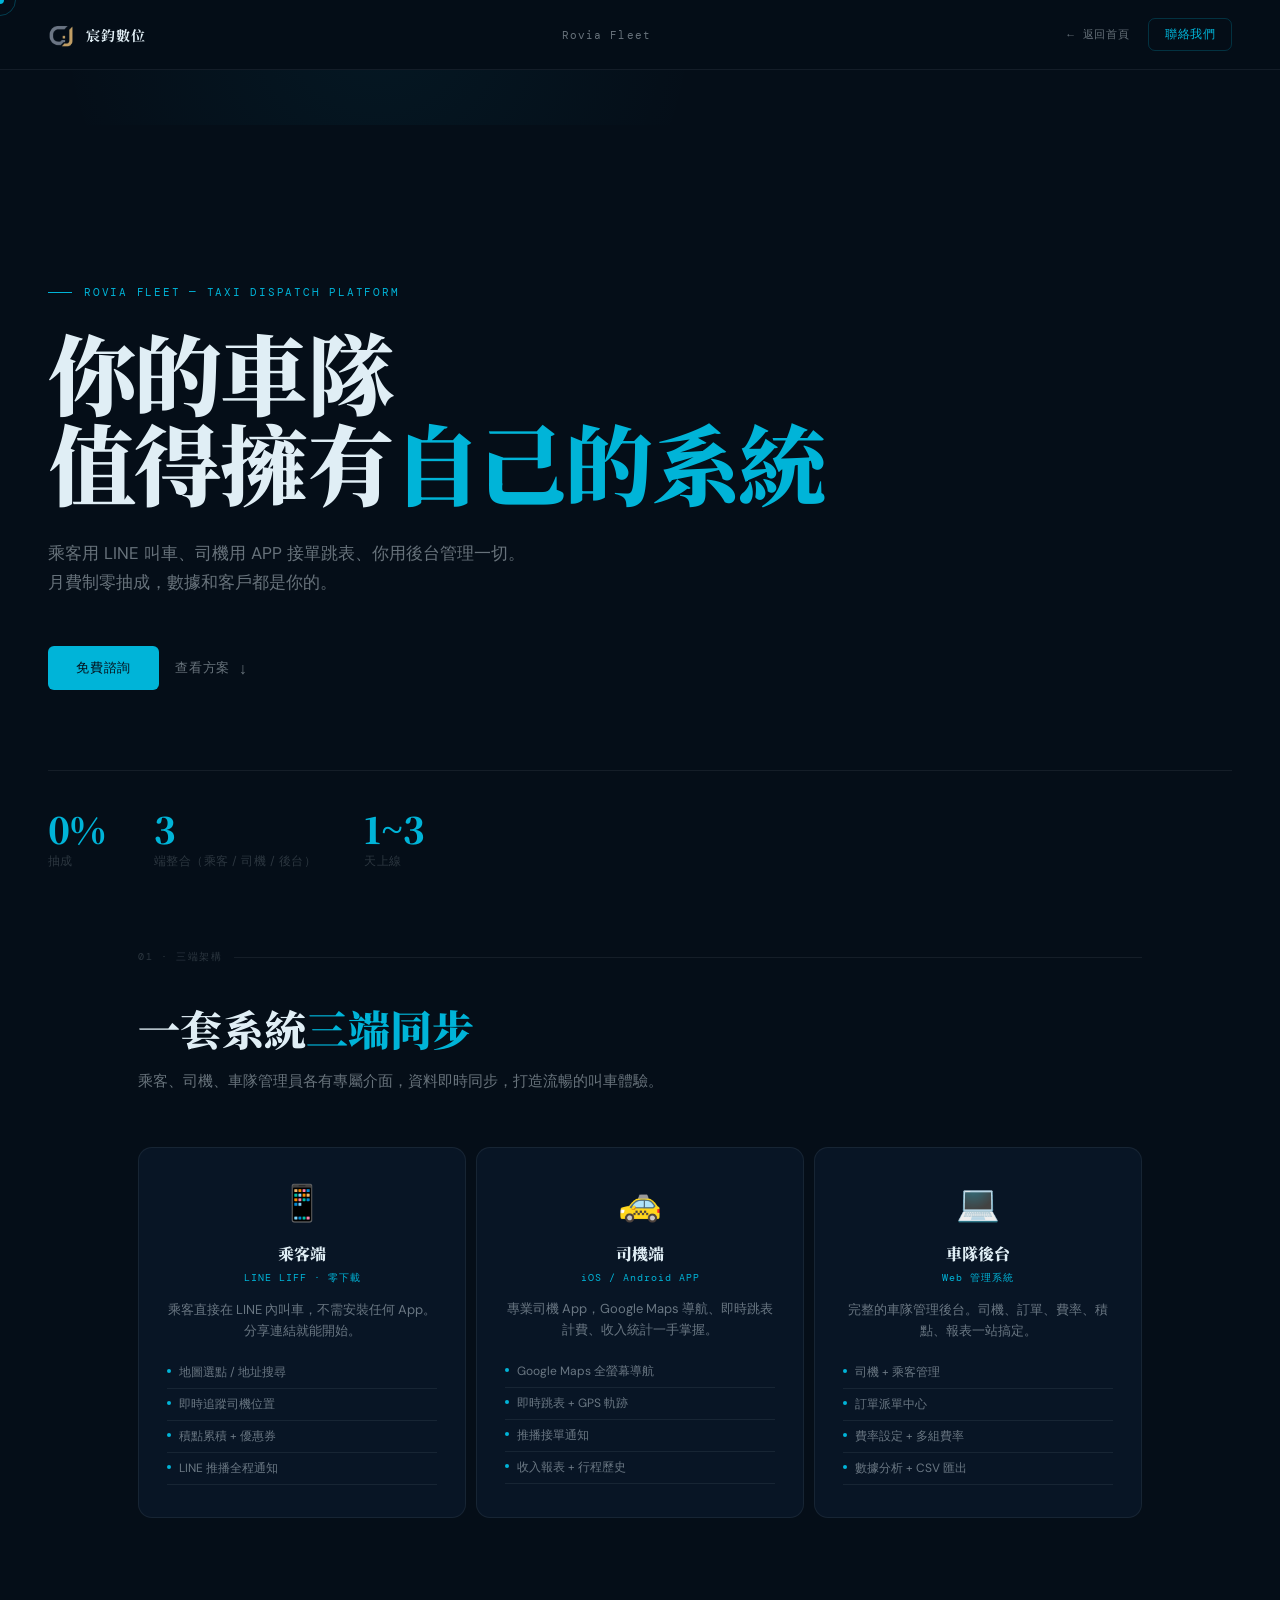
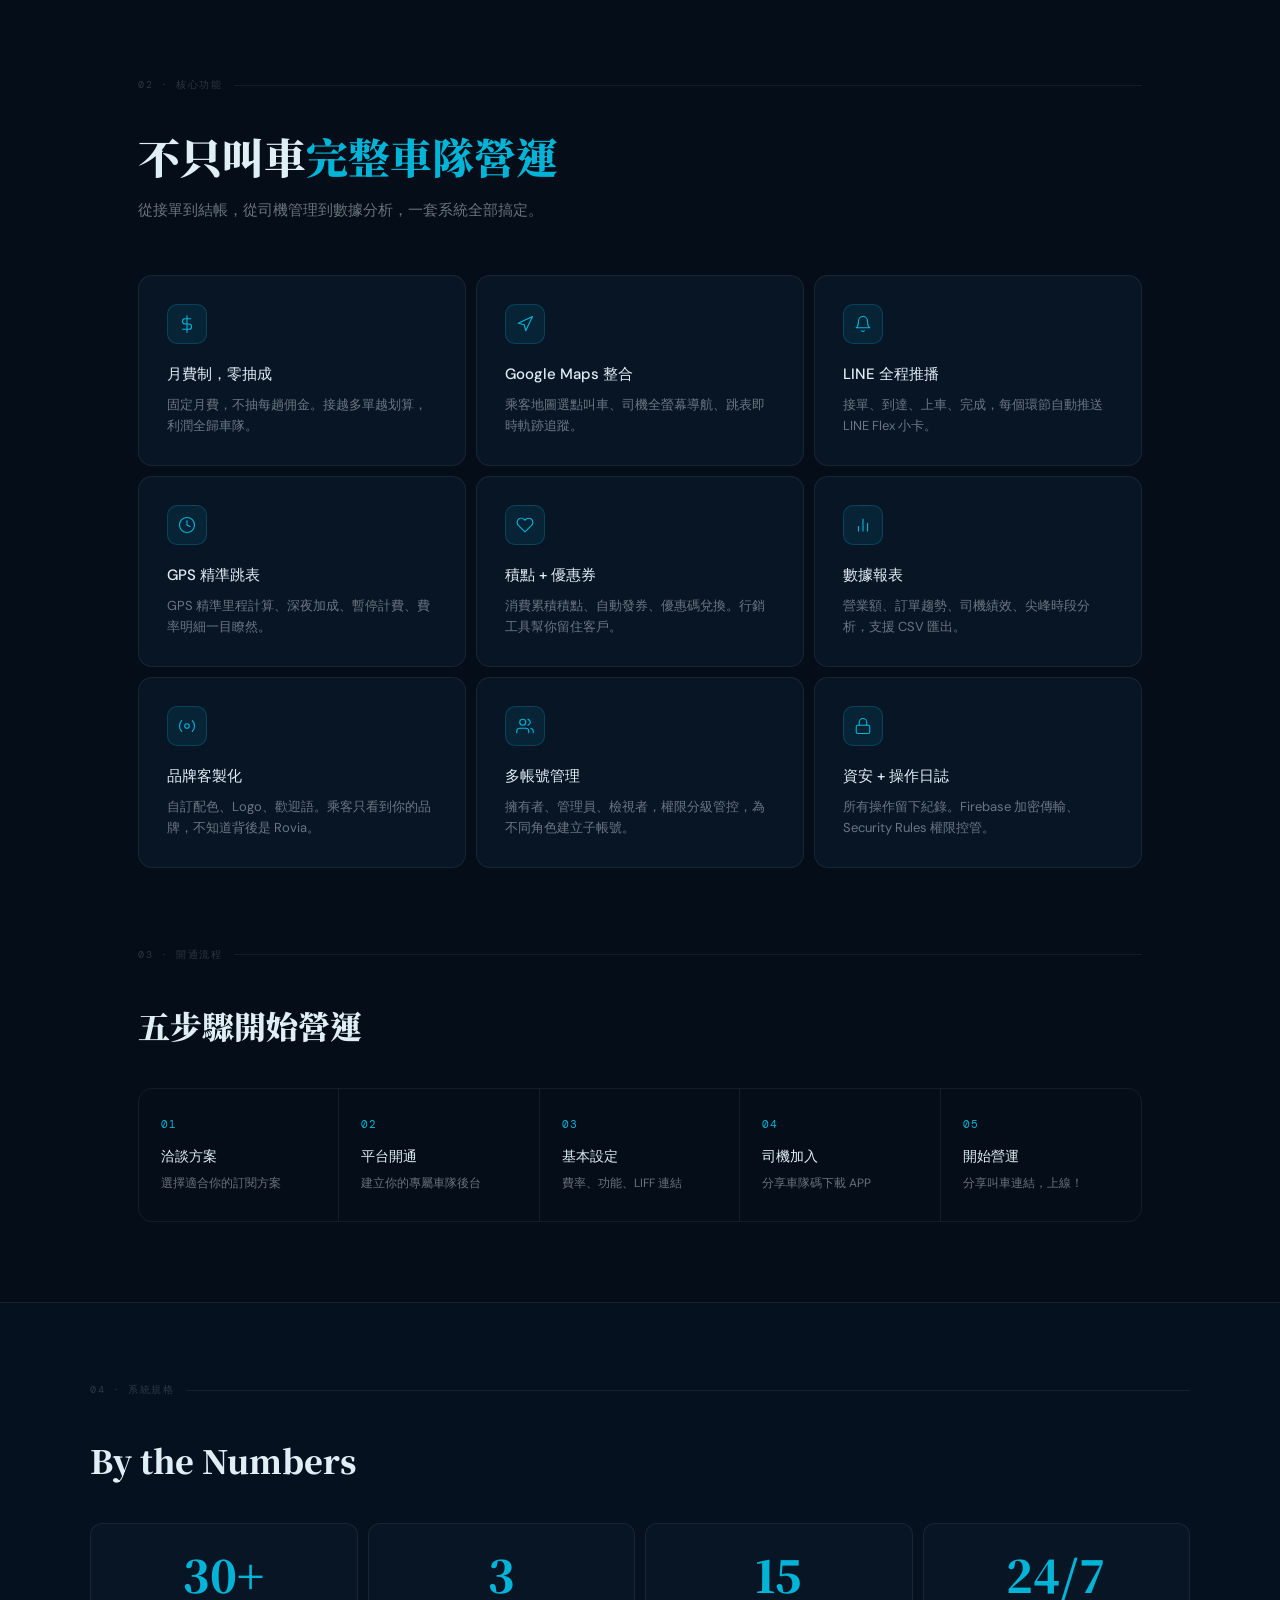
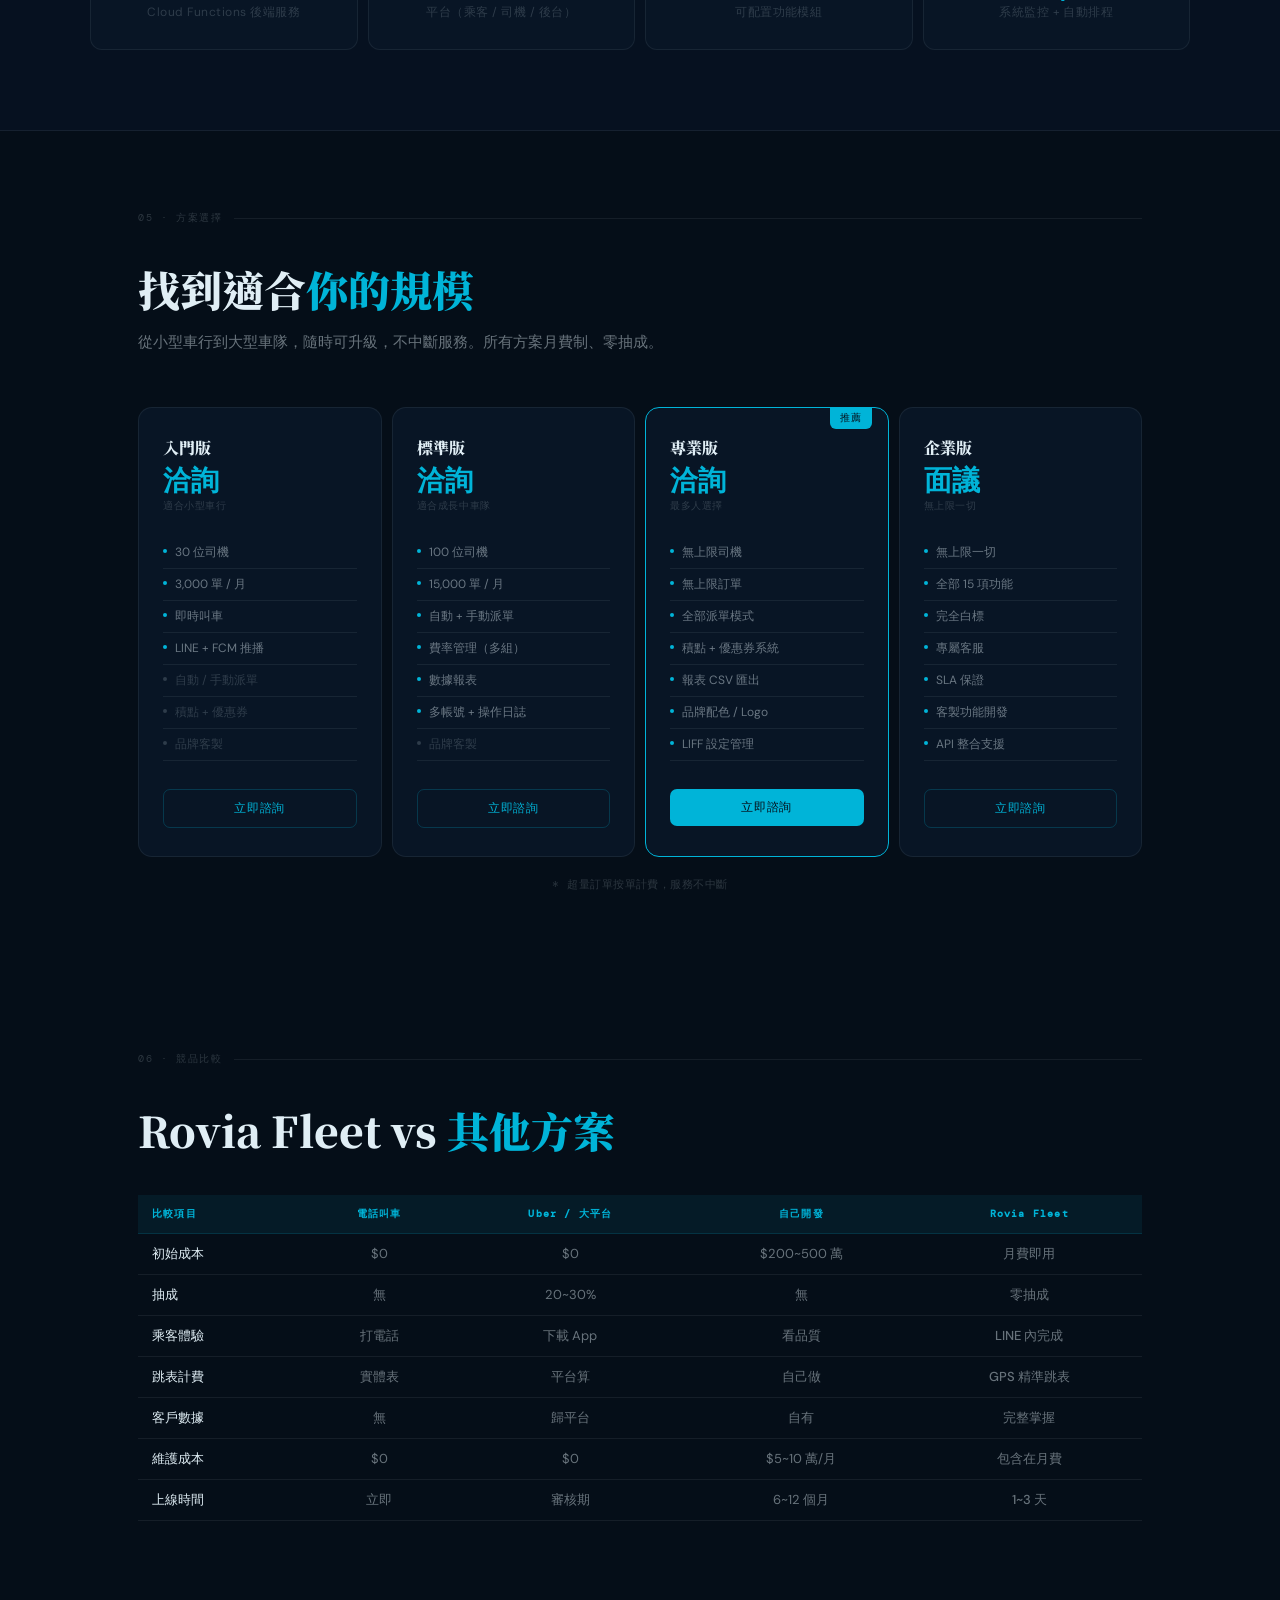
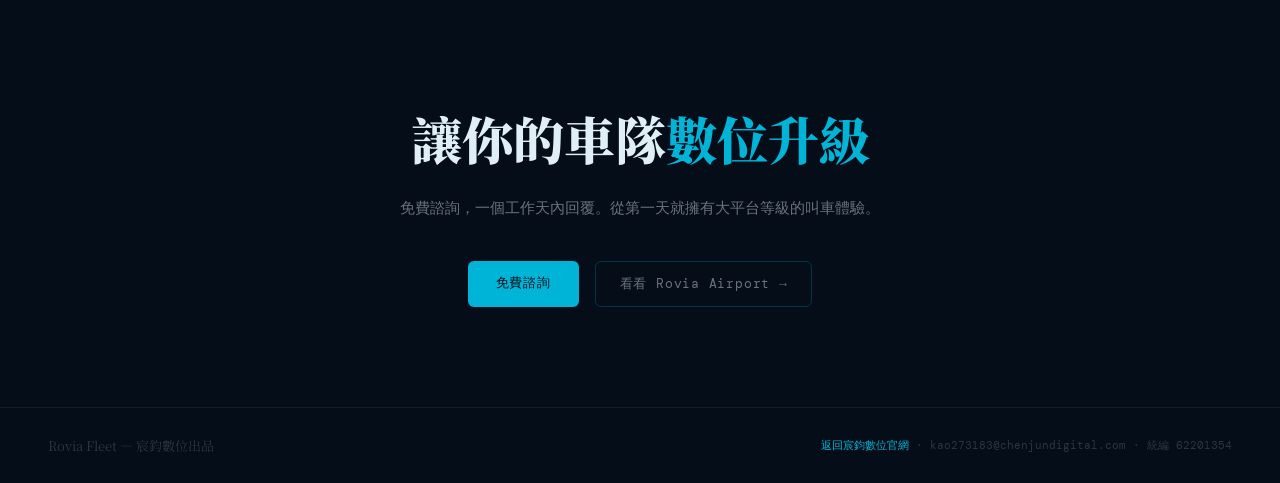
<file: rovia-fleet.html>
<!DOCTYPE html>
<html lang="zh-TW">
<head>
  <meta charset="UTF-8">
  <link rel="icon" type="image/png" href="/favicon.png?v=20260512">
  <meta name="viewport" content="width=device-width, initial-scale=1.0">
  <title>Rovia Fleet — 叫車派遣平台 | 宸鈞數位</title>
  <meta name="description" content="Rovia Fleet 叫車派遣管理平台。乘客 LINE 叫車、司機 APP 接單 GPS 跳表、車隊後台全掌控。月費制零抽成，宸鈞數位出品。">
  <meta name="keywords" content="叫車系統, 車隊派遣, GPS跳表, LINE叫車, Flutter App, SaaS, 零抽成, Rovia Fleet, 宸鈞數位">
  <link rel="canonical" href="https://chenjundigital.com/rovia-fleet.html">

  <meta property="og:type" content="website">
  <meta property="og:url" content="https://chenjundigital.com/rovia-fleet.html">
  <meta property="og:title" content="Rovia Fleet — 叫車派遣平台 | 宸鈞數位">
  <meta property="og:description" content="車隊專屬叫車派遣 SaaS。LINE 叫車、APP 接單跳表、月費制零抽成。">
  <meta property="og:image" content="https://chenjundigital.com/og-image.png">
  <meta property="og:locale" content="zh_TW">
  <meta property="og:site_name" content="宸鈞數位">

  <meta name="twitter:card" content="summary_large_image">
  <meta name="twitter:title" content="Rovia Fleet — 叫車派遣平台 | 宸鈞數位">
  <meta name="twitter:description" content="車隊專屬叫車派遣 SaaS。LINE 叫車、APP 接單跳表、月費制零抽成。">
  <meta name="twitter:image" content="https://chenjundigital.com/og-image.png">

  <script type="application/ld+json">
  {
    "@context": "https://schema.org",
    "@type": "SoftwareApplication",
    "name": "Rovia Fleet",
    "applicationCategory": "BusinessApplication",
    "operatingSystem": "Web, iOS, Android",
    "description": "車隊專屬叫車派遣管理平台。LINE 叫車、Flutter APP 接單跳表、月費制零抽成。",
    "url": "https://chenjundigital.com/rovia-fleet.html",
    "author": { "@type": "Organization", "name": "宸鈞數位有限公司" },
    "offers": { "@type": "Offer", "priceCurrency": "TWD", "price": "0", "description": "洽詢報價" }
  }
  </script>
  <link rel="preconnect" href="https://fonts.googleapis.com">
  <link href="https://fonts.googleapis.com/css2?family=Noto+Serif+TC:wght@400;700;900&family=DM+Sans:opsz,wght@9..40,300;9..40,400;9..40,500&family=DM+Mono:wght@400;500&display=swap" rel="stylesheet">
  <style>
    *, *::before, *::after { box-sizing: border-box; margin: 0; padding: 0; }

    :root {
      --bg:    #050E18;
      --bg2:   #081525;
      --bg3:   #061120;
      --teal:  #00B4D8;
      --teal2: #48CAE4;
      --tealdim: rgba(0,180,216,0.1);
      --tealborder: rgba(0,180,216,0.22);
      --text:  #E0EEF5;
      --dim:   rgba(224,238,245,0.45);
      --faint: rgba(224,238,245,0.18);
      --border:rgba(224,238,245,0.07);
      --serif: 'Noto Serif TC', serif;
      --sans:  'DM Sans', sans-serif;
      --mono:  'DM Mono', monospace;
    }

    html { scroll-behavior: smooth; }
    body { background:var(--bg);color:var(--text);font-family:var(--sans);overflow-x:hidden;cursor:none; }

    #cur  { position:fixed;top:0;left:0;pointer-events:none;z-index:9999;width:8px;height:8px;background:var(--teal);border-radius:50%;transform:translate(-50%,-50%);transition:transform .1s; }
    #cur-r{ position:fixed;top:0;left:0;pointer-events:none;z-index:9998;width:32px;height:32px;border:1px solid rgba(0,180,216,0.3);border-radius:50%;transform:translate(-50%,-50%);transition:transform .2s,width .2s,height .2s; }

    nav {
      position:sticky;top:0;z-index:100;
      display:flex;justify-content:space-between;align-items:center;
      padding:18px 48px;
      background:rgba(5,14,24,0.9);backdrop-filter:blur(14px);
      border-bottom:.5px solid var(--border);
    }
    .nav-brand { display:flex;align-items:center;gap:10px;text-decoration:none; }
    .nav-mark  { width:28px;height:28px;border-radius:50%;object-fit:cover; }
    .nav-name  { font-family:var(--serif);font-size:14px;font-weight:700;color:var(--text);letter-spacing:.06em; }
    .nav-sub   { font-family:var(--mono);font-size:11px;color:var(--dim);letter-spacing:.1em; }
    .nav-right { display:flex;align-items:center;gap:18px; }
    .nav-back  { font-family:var(--mono);font-size:11px;color:var(--dim);text-decoration:none;letter-spacing:.08em;transition:color .2s; }
    .nav-back:hover { color:var(--teal); }
    .nav-cta { font-family:var(--sans);font-size:12px;font-weight:500;color:var(--teal);border:.5px solid var(--tealborder);padding:7px 16px;border-radius:7px;text-decoration:none;letter-spacing:.04em;transition:background .2s; }
    .nav-cta:hover { background: var(--tealdim); }

    /* hero */
    .hero {
      height: 100vh;
      max-height: 800px;
      display:flex; flex-direction:column;
      justify-content:center;
      padding:0 48px;
      position:relative; overflow:hidden;
    }
    .hero-bg { position:absolute;inset:0;z-index:0;background:var(--bg); }
    .hero-glow {
      position:absolute;top:-20%;left:-10%;
      width:70vw;height:70vw;
      background:radial-gradient(circle,rgba(0,180,216,0.06) 0%,transparent 70%);
      pointer-events:none;
    }
    .hero-lines {
      position:absolute;inset:0;
      background-image:
        linear-gradient(rgba(0,180,216,0.025) 1px,transparent 1px),
        linear-gradient(90deg,rgba(0,180,216,0.025) 1px,transparent 1px);
      background-size:60px 60px;
    }
    .hero > * { position:relative;z-index:1; }

    .eyebrow {
      display:flex;align-items:center;gap:12px;
      font-family:var(--mono);font-size:11px;letter-spacing:.16em;
      color:var(--teal);text-transform:uppercase;margin-bottom:28px;
    }
    .eyebrow::before { content:'';width:24px;height:1px;background:var(--teal); }

    .hero h1 {
      font-family:var(--serif);font-size:clamp(52px,7.5vw,88px);
      font-weight:900;line-height:1.02;letter-spacing:-.02em;
      color:var(--text);margin-bottom:32px;max-width:800px;
    }
    .hero h1 em { font-style:normal;color:var(--teal); }

    .hero-desc { font-size:17px;color:var(--dim);line-height:1.75;max-width:480px;margin-bottom:48px; }

    .hero-cta { display:flex;gap:16px;align-items:center; }
    .btn-teal {
      background:var(--teal);color:#050E18;
      font-family:var(--mono);font-size:13px;font-weight:500;
      letter-spacing:.06em;padding:13px 28px;border-radius:6px;
      text-decoration:none;transition:opacity .2s;
    }
    .btn-teal:hover { opacity:.88; }
    .btn-ghost {
      font-family:var(--mono);font-size:13px;letter-spacing:.06em;
      color:var(--dim);text-decoration:none;
      display:flex;align-items:center;gap:8px;transition:color .2s;
    }
    .btn-ghost:hover { color:var(--text); }

    .hero-stats {
      display:flex;gap:48px;margin-top:80px;
      padding-top:40px;border-top:.5px solid var(--border);
    }
    .hstat-num  { font-family:var(--serif);font-size:36px;font-weight:900;color:var(--teal);line-height:1; }
    .hstat-label{ font-size:12px;color:var(--faint);margin-top:6px;letter-spacing:.04em; }

    /* trio */
    .sec { padding:80px 48px;max-width:1100px;margin:0 auto; }
    .sec-tag {
      display:flex;align-items:center;gap:12px;
      font-family:var(--mono);font-size:10px;letter-spacing:.16em;
      color:var(--faint);text-transform:uppercase;margin-bottom:40px;
    }
    .sec-tag::after { content:'';flex:1;height:.5px;background:var(--border); }
    .sec h2 { font-family:var(--serif);font-size:clamp(28px,3.5vw,42px);font-weight:900;line-height:1.15;margin-bottom:16px; }
    .sec h2 em { font-style:normal;color:var(--teal); }
    .sec-desc { font-size:15px;color:var(--dim);line-height:1.75;max-width:540px;margin-bottom:52px; }

    .trio { display:grid;grid-template-columns:repeat(3,1fr);gap:10px; }
    .tcard {
      background:var(--bg2);border:.5px solid var(--border);
      border-radius:14px;padding:32px 28px;text-align:center;
      transition:border-color .25s,background .25s;
    }
    .tcard:hover { border-color:var(--tealborder);background:var(--bg3); }
    .tcard-icon { font-size:2.2rem;margin-bottom:16px; }
    .tcard h4 { font-family:var(--serif);font-size:16px;font-weight:900;color:var(--text);margin-bottom:6px; }
    .tcard-sub { font-family:var(--mono);font-size:10px;color:var(--teal);letter-spacing:.1em;margin-bottom:14px; }
    .tcard p { font-size:13px;color:var(--dim);line-height:1.65;margin-bottom:16px; }
    .tcard-list { list-style:none;text-align:left; }
    .tcard-list li { font-size:12px;color:var(--dim);padding:7px 0;border-bottom:.5px solid var(--border);display:flex;gap:8px;align-items:flex-start; }
    .tcard-list li::before { content:'';width:4px;height:4px;border-radius:50%;background:var(--teal);flex-shrink:0;margin-top:5px; }

    /* features */
    .feat-grid { display:grid;grid-template-columns:repeat(3,1fr);gap:10px; }
    .fcard {
      background:var(--bg2);border:.5px solid var(--border);
      border-radius:14px;padding:28px;transition:border-color .25s,background .25s;
    }
    .fcard:hover { border-color:var(--tealborder);background:var(--bg3); }
    .fcard-icon {
      width:40px;height:40px;border-radius:10px;
      background:var(--tealdim);border:.5px solid var(--tealborder);
      display:flex;align-items:center;justify-content:center;margin-bottom:20px;
    }
    .fcard-icon svg { width:18px;height:18px;stroke:var(--teal);fill:none;stroke-width:1.5;stroke-linecap:round;stroke-linejoin:round; }
    .fcard h4 { font-size:15px;font-weight:500;color:var(--text);margin-bottom:10px; }
    .fcard p  { font-size:13px;color:var(--dim);line-height:1.65; }

    /* steps */
    .steps { display:grid;grid-template-columns:repeat(5,1fr);gap:0;border:.5px solid var(--border);border-radius:14px;overflow:hidden; }
    .step { padding:28px 22px;border-right:.5px solid var(--border);transition:background .2s; }
    .step:last-child { border-right:none; }
    .step:hover { background:rgba(224,238,245,0.025); }
    .step-n { font-family:var(--mono);font-size:11px;color:var(--teal);letter-spacing:.1em;margin-bottom:16px; }
    .step h4 { font-size:14px;font-weight:500;color:var(--text);margin-bottom:8px; }
    .step p  { font-size:12px;color:var(--dim);line-height:1.6; }

    /* plans */
    .plans { display:grid;grid-template-columns:repeat(4,1fr);gap:10px; }
    .pcard {
      background:var(--bg2);border:.5px solid var(--border);
      border-radius:14px;padding:28px 24px;position:relative;transition:border-color .25s;
    }
    .pcard:hover { border-color:var(--tealborder); }
    .pcard.featured { border-color:var(--teal); }
    .pcard.featured::before {
      content:'推薦';position:absolute;top:-1px;right:16px;
      background:var(--teal);color:#050E18;
      font-family:var(--mono);font-size:10px;letter-spacing:.08em;
      padding:4px 10px;border-radius:0 0 6px 6px;
    }
    .plan-name  { font-family:var(--serif);font-size:16px;font-weight:900;color:var(--text);margin-bottom:8px; }
    .plan-price { font-size:28px;font-weight:700;color:var(--teal);line-height:1;margin-bottom:4px; }
    .plan-note  { font-family:var(--mono);font-size:10px;color:var(--faint);letter-spacing:.06em;margin-bottom:24px; }
    .plan-feats { list-style:none;margin-bottom:28px; }
    .plan-feats li { font-size:12px;color:var(--dim);padding:7px 0;border-bottom:.5px solid var(--border);display:flex;gap:8px;align-items:flex-start; }
    .plan-feats li::before { content:'';width:4px;height:4px;border-radius:50%;background:var(--teal);flex-shrink:0;margin-top:5px; }
    .plan-feats li.off { color:var(--faint); }
    .plan-feats li.off::before { background:var(--faint); }
    .plan-btn { display:block;text-align:center;font-family:var(--mono);font-size:12px;letter-spacing:.06em;text-decoration:none;padding:10px;border-radius:7px;transition:all .2s; }
    .plan-btn-fill { background:var(--teal);color:#050E18; }
    .plan-btn-fill:hover { opacity:.88; }
    .plan-btn-out  { border:.5px solid var(--tealborder);color:var(--teal); }
    .plan-btn-out:hover { background:var(--tealdim); }

    /* stats strip */
    .strip { background:var(--bg3);border-top:.5px solid var(--border);border-bottom:.5px solid var(--border);padding:80px 48px; }
    .strip-inner { max-width:1100px;margin:0 auto; }
    .stat-grid { display:grid;grid-template-columns:repeat(4,1fr);gap:10px;margin-top:40px; }
    .scard { background:var(--bg2);border:.5px solid var(--border);border-radius:12px;padding:28px;text-align:center; }
    .scard-num   { font-family:var(--serif);font-size:44px;font-weight:900;color:var(--teal);line-height:1; }
    .scard-label { font-size:12px;color:var(--faint);margin-top:8px;letter-spacing:.04em; }

    /* compare */
    .cmp { width:100%;border-collapse:collapse;font-size:13px;margin-top:40px; }
    .cmp th { background:rgba(0,180,216,0.08);color:var(--teal);font-family:var(--mono);font-size:10px;letter-spacing:.12em;padding:12px 14px;text-align:center;border-bottom:.5px solid var(--tealborder); }
    .cmp th:first-child { text-align:left; }
    .cmp td { padding:11px 14px;border-bottom:.5px solid var(--border);text-align:center;color:var(--dim); }
    .cmp td:first-child { text-align:left;color:var(--text);font-weight:500; }
    .cmp tr:hover td { background:rgba(224,238,245,0.02); }
    .yes { color:var(--teal);font-weight:500; }
    .no  { color:var(--faint); }

    /* cta */
    .cta-wrap { text-align:center;padding:100px 48px; }
    .cta-wrap h2 { font-family:var(--serif);font-size:clamp(28px,4vw,52px);font-weight:900;margin-bottom:20px; }
    .cta-wrap h2 em { font-style:normal;color:var(--teal); }
    .cta-wrap p { font-size:15px;color:var(--dim);max-width:480px;margin:0 auto 40px;line-height:1.75; }
    .cta-btns { display:flex;gap:16px;justify-content:center; }

    footer { padding:28px 48px;border-top:.5px solid var(--border);display:flex;justify-content:space-between;align-items:center; }
    .ft-l { font-family:var(--serif);font-size:13px;color:var(--faint); }
    .ft-r { font-family:var(--mono);font-size:11px;color:var(--faint); }
    .ft-r a { color:var(--teal);text-decoration:none; }

    .rv { opacity:0;transform:translateY(24px);transition:opacity .65s,transform .65s; }
    .rv.in { opacity:1;transform:translateY(0); }

    @media(max-width:900px){
      nav,footer { padding:16px 24px; }
      .hero { padding:0 24px 60px;padding-top:80px;min-height:auto; }
      .sec { padding:60px 24px; }
      .trio,.feat-grid { grid-template-columns:1fr; }
      .steps { grid-template-columns:1fr 1fr; }
      .step { border-right:.5px solid var(--border); }
      .step:nth-child(2n){ border-right:none; }
      .plans { grid-template-columns:1fr 1fr; }
      .stat-grid { grid-template-columns:repeat(2,1fr); }
      .strip { padding:60px 24px; }
      .cta-wrap { padding:60px 24px; }
      .hero-stats { gap:28px; }
      body { cursor:auto; }
      #cur,#cur-r { display:none; }
    }
    @media(max-width:520px){
      .plans,.steps { grid-template-columns:1fr; }
      .stat-grid { grid-template-columns:1fr 1fr; }
    }
  </style>
</head>
<body>

<div id="cur"></div>
<div id="cur-r"></div>

<nav>
  <a href="index.html" class="nav-brand">
    <img class="nav-mark" src="chenjun-logo.png" alt="宸鈞數位 logo">
    <span class="nav-name">宸鈞數位</span>
  </a>
  <span class="nav-sub">Rovia Fleet</span>
  <div class="nav-right">
    <a href="index.html" class="nav-back">← 返回首頁</a>
    <a href="mailto:kao273183@chenjundigital.com" class="nav-cta">聯絡我們</a>
  </div>
</nav>

<section class="hero">
  <div class="hero-bg"></div>
  <div class="hero-glow"></div>
  <div class="hero-lines"></div>

  <div class="eyebrow">Rovia Fleet — Taxi Dispatch Platform</div>
  <h1>你的車隊<br>值得擁有<em>自己的系統</em></h1>
  <p class="hero-desc">乘客用 LINE 叫車、司機用 APP 接單跳表、你用後台管理一切。月費制零抽成，數據和客戶都是你的。</p>
  <div class="hero-cta">
    <a href="mailto:kao273183@chenjundigital.com?subject=Rovia Fleet 諮詢" class="btn-teal">免費諮詢</a>
    <a href="#plans" class="btn-ghost">查看方案 <span style="font-size:16px">↓</span></a>
  </div>
  <div class="hero-stats">
    <div><div class="hstat-num">0%</div><div class="hstat-label">抽成</div></div>
    <div><div class="hstat-num">3</div><div class="hstat-label">端整合（乘客 / 司機 / 後台）</div></div>
    <div><div class="hstat-num">1~3</div><div class="hstat-label">天上線</div></div>
  </div>
</section>

<!-- 三端 -->
<div class="sec rv">
  <div class="sec-tag">01 · 三端架構</div>
  <h2>一套系統<em>三端同步</em></h2>
  <p class="sec-desc">乘客、司機、車隊管理員各有專屬介面，資料即時同步，打造流暢的叫車體驗。</p>
  <div class="trio">
    <div class="tcard rv">
      <div class="tcard-icon">📱</div>
      <h4>乘客端</h4>
      <div class="tcard-sub">LINE LIFF · 零下載</div>
      <p>乘客直接在 LINE 內叫車，不需安裝任何 App。分享連結就能開始。</p>
      <ul class="tcard-list">
        <li>地圖選點 / 地址搜尋</li>
        <li>即時追蹤司機位置</li>
        <li>積點累積 + 優惠券</li>
        <li>LINE 推播全程通知</li>
      </ul>
    </div>
    <div class="tcard rv">
      <div class="tcard-icon">🚕</div>
      <h4>司機端</h4>
      <div class="tcard-sub">iOS / Android APP</div>
      <p>專業司機 App，Google Maps 導航、即時跳表計費、收入統計一手掌握。</p>
      <ul class="tcard-list">
        <li>Google Maps 全螢幕導航</li>
        <li>即時跳表 + GPS 軌跡</li>
        <li>推播接單通知</li>
        <li>收入報表 + 行程歷史</li>
      </ul>
    </div>
    <div class="tcard rv">
      <div class="tcard-icon">💻</div>
      <h4>車隊後台</h4>
      <div class="tcard-sub">Web 管理系統</div>
      <p>完整的車隊管理後台。司機、訂單、費率、積點、報表一站搞定。</p>
      <ul class="tcard-list">
        <li>司機 + 乘客管理</li>
        <li>訂單派單中心</li>
        <li>費率設定 + 多組費率</li>
        <li>數據分析 + CSV 匯出</li>
      </ul>
    </div>
  </div>
</div>

<!-- Features -->
<div class="sec rv">
  <div class="sec-tag">02 · 核心功能</div>
  <h2>不只叫車<em>完整車隊營運</em></h2>
  <p class="sec-desc">從接單到結帳，從司機管理到數據分析，一套系統全部搞定。</p>
  <div class="feat-grid">
    <div class="fcard rv">
      <div class="fcard-icon"><svg viewBox="0 0 24 24"><line x1="12" y1="1" x2="12" y2="23"/><path d="M17 5H9.5a3.5 3.5 0 0 0 0 7h5a3.5 3.5 0 0 1 0 7H6"/></svg></div>
      <h4>月費制，零抽成</h4>
      <p>固定月費，不抽每趟佣金。接越多單越划算，利潤全歸車隊。</p>
    </div>
    <div class="fcard rv">
      <div class="fcard-icon"><svg viewBox="0 0 24 24"><polygon points="3 11 22 2 13 21 11 13 3 11"/></svg></div>
      <h4>Google Maps 整合</h4>
      <p>乘客地圖選點叫車、司機全螢幕導航、跳表即時軌跡追蹤。</p>
    </div>
    <div class="fcard rv">
      <div class="fcard-icon"><svg viewBox="0 0 24 24"><path d="M18 8A6 6 0 0 0 6 8c0 7-3 9-3 9h18s-3-2-3-9"/><path d="M13.73 21a2 2 0 0 1-3.46 0"/></svg></div>
      <h4>LINE 全程推播</h4>
      <p>接單、到達、上車、完成，每個環節自動推送 LINE Flex 小卡。</p>
    </div>
    <div class="fcard rv">
      <div class="fcard-icon"><svg viewBox="0 0 24 24"><circle cx="12" cy="12" r="10"/><polyline points="12 6 12 12 16 14"/></svg></div>
      <h4>GPS 精準跳表</h4>
      <p>GPS 精準里程計算、深夜加成、暫停計費、費率明細一目瞭然。</p>
    </div>
    <div class="fcard rv">
      <div class="fcard-icon"><svg viewBox="0 0 24 24"><path d="M20.84 4.61a5.5 5.5 0 0 0-7.78 0L12 5.67l-1.06-1.06a5.5 5.5 0 0 0-7.78 7.78l1.06 1.06L12 21.23l7.78-7.78 1.06-1.06a5.5 5.5 0 0 0 0-7.78z"/></svg></div>
      <h4>積點 + 優惠券</h4>
      <p>消費累積積點、自動發券、優惠碼兌換。行銷工具幫你留住客戶。</p>
    </div>
    <div class="fcard rv">
      <div class="fcard-icon"><svg viewBox="0 0 24 24"><line x1="18" y1="20" x2="18" y2="10"/><line x1="12" y1="20" x2="12" y2="4"/><line x1="6" y1="20" x2="6" y2="14"/></svg></div>
      <h4>數據報表</h4>
      <p>營業額、訂單趨勢、司機績效、尖峰時段分析，支援 CSV 匯出。</p>
    </div>
    <div class="fcard rv">
      <div class="fcard-icon"><svg viewBox="0 0 24 24"><circle cx="12" cy="12" r="3"/><path d="M19.07 4.93a10 10 0 0 1 0 14.14M4.93 4.93a10 10 0 0 0 0 14.14"/></svg></div>
      <h4>品牌客製化</h4>
      <p>自訂配色、Logo、歡迎語。乘客只看到你的品牌，不知道背後是 Rovia。</p>
    </div>
    <div class="fcard rv">
      <div class="fcard-icon"><svg viewBox="0 0 24 24"><path d="M17 21v-2a4 4 0 0 0-4-4H5a4 4 0 0 0-4 4v2"/><circle cx="9" cy="7" r="4"/><path d="M23 21v-2a4 4 0 0 0-3-3.87M16 3.13a4 4 0 0 1 0 7.75"/></svg></div>
      <h4>多帳號管理</h4>
      <p>擁有者、管理員、檢視者，權限分級管控，為不同角色建立子帳號。</p>
    </div>
    <div class="fcard rv">
      <div class="fcard-icon"><svg viewBox="0 0 24 24"><rect x="3" y="11" width="18" height="11" rx="2" ry="2"/><path d="M7 11V7a5 5 0 0 1 10 0v4"/></svg></div>
      <h4>資安 + 操作日誌</h4>
      <p>所有操作留下紀錄。Firebase 加密傳輸、Security Rules 權限控管。</p>
    </div>
  </div>
</div>

<!-- Flow -->
<div style="padding:0 48px 80px;max-width:1100px;margin:0 auto" class="rv">
  <div class="sec-tag">03 · 開通流程</div>
  <h2 style="font-family:var(--serif);font-size:32px;font-weight:900;margin-bottom:40px">五步驟開始營運</h2>
  <div class="steps">
    <div class="step"><div class="step-n">01</div><h4>洽談方案</h4><p>選擇適合你的訂閱方案</p></div>
    <div class="step"><div class="step-n">02</div><h4>平台開通</h4><p>建立你的專屬車隊後台</p></div>
    <div class="step"><div class="step-n">03</div><h4>基本設定</h4><p>費率、功能、LIFF 連結</p></div>
    <div class="step"><div class="step-n">04</div><h4>司機加入</h4><p>分享車隊碼下載 APP</p></div>
    <div class="step"><div class="step-n">05</div><h4>開始營運</h4><p>分享叫車連結，上線！</p></div>
  </div>
</div>

<!-- Stats strip -->
<div class="strip">
  <div class="strip-inner rv">
    <div class="sec-tag">04 · 系統規格</div>
    <h2 style="font-family:var(--serif);font-size:32px;font-weight:900;margin-bottom:40px">By the Numbers</h2>
    <div class="stat-grid">
      <div class="scard"><div class="scard-num">30+</div><div class="scard-label">Cloud Functions 後端服務</div></div>
      <div class="scard"><div class="scard-num">3</div><div class="scard-label">平台（乘客 / 司機 / 後台）</div></div>
      <div class="scard"><div class="scard-num">15</div><div class="scard-label">可配置功能模組</div></div>
      <div class="scard"><div class="scard-num">24/7</div><div class="scard-label">系統監控 + 自動排程</div></div>
    </div>
  </div>
</div>

<!-- Plans -->
<div class="sec rv" id="plans">
  <div class="sec-tag">05 · 方案選擇</div>
  <h2>找到適合<em>你的規模</em></h2>
  <p class="sec-desc">從小型車行到大型車隊，隨時可升級，不中斷服務。所有方案月費制、零抽成。</p>
  <div class="plans">
    <div class="pcard rv">
      <div class="plan-name">入門版</div>
      <div class="plan-price">洽詢</div>
      <div class="plan-note">適合小型車行</div>
      <ul class="plan-feats">
        <li>30 位司機</li>
        <li>3,000 單 / 月</li>
        <li>即時叫車</li>
        <li>LINE + FCM 推播</li>
        <li class="off">自動 / 手動派單</li>
        <li class="off">積點 + 優惠券</li>
        <li class="off">品牌客製</li>
      </ul>
      <a href="mailto:kao273183@chenjundigital.com?subject=Rovia Fleet 入門版" class="plan-btn plan-btn-out">立即諮詢</a>
    </div>
    <div class="pcard rv">
      <div class="plan-name">標準版</div>
      <div class="plan-price">洽詢</div>
      <div class="plan-note">適合成長中車隊</div>
      <ul class="plan-feats">
        <li>100 位司機</li>
        <li>15,000 單 / 月</li>
        <li>自動 + 手動派單</li>
        <li>費率管理（多組）</li>
        <li>數據報表</li>
        <li>多帳號 + 操作日誌</li>
        <li class="off">品牌客製</li>
      </ul>
      <a href="mailto:kao273183@chenjundigital.com?subject=Rovia Fleet 標準版" class="plan-btn plan-btn-out">立即諮詢</a>
    </div>
    <div class="pcard featured rv">
      <div class="plan-name">專業版</div>
      <div class="plan-price">洽詢</div>
      <div class="plan-note">最多人選擇</div>
      <ul class="plan-feats">
        <li>無上限司機</li>
        <li>無上限訂單</li>
        <li>全部派單模式</li>
        <li>積點 + 優惠券系統</li>
        <li>報表 CSV 匯出</li>
        <li>品牌配色 / Logo</li>
        <li>LIFF 設定管理</li>
      </ul>
      <a href="mailto:kao273183@chenjundigital.com?subject=Rovia Fleet 專業版" class="plan-btn plan-btn-fill">立即諮詢</a>
    </div>
    <div class="pcard rv">
      <div class="plan-name">企業版</div>
      <div class="plan-price">面議</div>
      <div class="plan-note">無上限一切</div>
      <ul class="plan-feats">
        <li>無上限一切</li>
        <li>全部 15 項功能</li>
        <li>完全白標</li>
        <li>專屬客服</li>
        <li>SLA 保證</li>
        <li>客製功能開發</li>
        <li>API 整合支援</li>
      </ul>
      <a href="mailto:kao273183@chenjundigital.com?subject=Rovia Fleet 企業版" class="plan-btn plan-btn-out">立即諮詢</a>
    </div>
  </div>
  <p style="font-family:var(--mono);font-size:11px;color:var(--faint);text-align:center;margin-top:20px;letter-spacing:.04em">
    * 超量訂單按單計費，服務不中斷
  </p>
</div>

<!-- Compare -->
<div class="sec rv">
  <div class="sec-tag">06 · 競品比較</div>
  <h2>Rovia Fleet vs <em>其他方案</em></h2>
  <table class="cmp">
    <thead>
      <tr><th>比較項目</th><th>電話叫車</th><th>Uber / 大平台</th><th>自己開發</th><th>Rovia Fleet</th></tr>
    </thead>
    <tbody>
      <tr><td>初始成本</td><td>$0</td><td>$0</td><td>$200~500 萬</td><td class="yes">月費即用</td></tr>
      <tr><td>抽成</td><td>無</td><td>20~30%</td><td>無</td><td class="yes">零抽成</td></tr>
      <tr><td>乘客體驗</td><td>打電話</td><td>下載 App</td><td>看品質</td><td class="yes">LINE 內完成</td></tr>
      <tr><td>跳表計費</td><td>實體表</td><td>平台算</td><td>自己做</td><td class="yes">GPS 精準跳表</td></tr>
      <tr><td>客戶數據</td><td class="no">無</td><td>歸平台</td><td>自有</td><td class="yes">完整掌握</td></tr>
      <tr><td>維護成本</td><td>$0</td><td>$0</td><td>$5~10 萬/月</td><td class="yes">包含在月費</td></tr>
      <tr><td>上線時間</td><td>立即</td><td>審核期</td><td>6~12 個月</td><td class="yes">1~3 天</td></tr>
    </tbody>
  </table>
</div>

<!-- CTA -->
<div class="cta-wrap rv">
  <h2>讓你的車隊<em>數位升級</em></h2>
  <p>免費諮詢，一個工作天內回覆。從第一天就擁有大平台等級的叫車體驗。</p>
  <div class="cta-btns">
    <a href="mailto:kao273183@chenjundigital.com?subject=Rovia Fleet 合作諮詢" class="btn-teal">免費諮詢</a>
    <a href="rovia.html" class="btn-ghost" style="border:.5px solid var(--tealborder);padding:13px 24px;border-radius:6px;">看看 Rovia Airport →</a>
  </div>
</div>

<footer>
  <span class="ft-l">Rovia Fleet — 宸鈞數位出品</span>
  <span class="ft-r"><a href="index.html">返回宸鈞數位官網</a> · kao273183@chenjundigital.com · 統編 62201354</span>
</footer>

<script>
  const cur=document.getElementById('cur'),ring=document.getElementById('cur-r');
  let mx=0,my=0,rx=0,ry=0;
  document.addEventListener('mousemove',e=>{mx=e.clientX;my=e.clientY;cur.style.left=mx+'px';cur.style.top=my+'px';});
  (function loop(){rx+=(mx-rx)*.1;ry+=(my-ry)*.1;ring.style.left=rx+'px';ring.style.top=ry+'px';requestAnimationFrame(loop);})();
  document.querySelectorAll('a,button').forEach(el=>{
    el.addEventListener('mouseenter',()=>{cur.style.transform='translate(-50%,-50%) scale(2.5)';ring.style.width='48px';ring.style.height='48px';});
    el.addEventListener('mouseleave',()=>{cur.style.transform='translate(-50%,-50%) scale(1)';ring.style.width='32px';ring.style.height='32px';});
  });
  const obs=new IntersectionObserver(e=>e.forEach(x=>{if(x.isIntersecting)x.target.classList.add('in');}),{threshold:.1});
  document.querySelectorAll('.rv').forEach(el=>obs.observe(el));
</script>
</body>
</html>
</file>
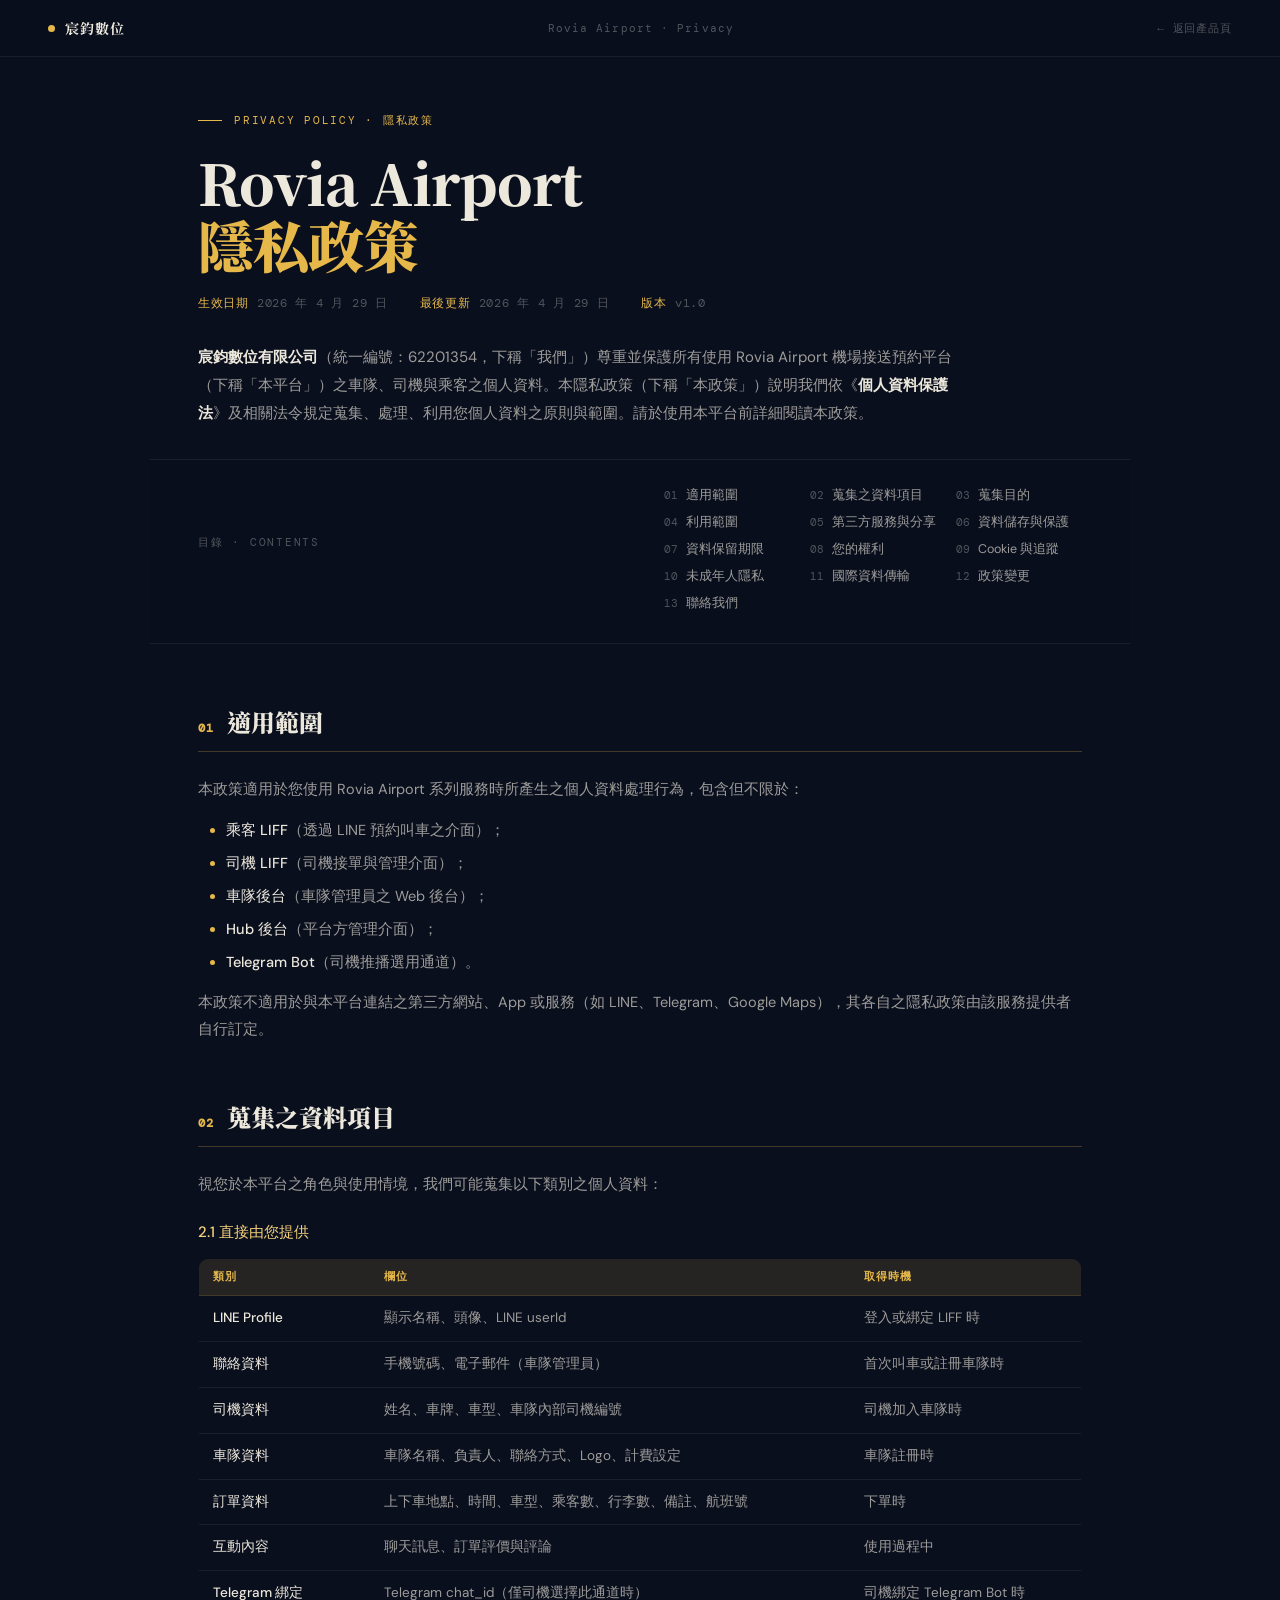
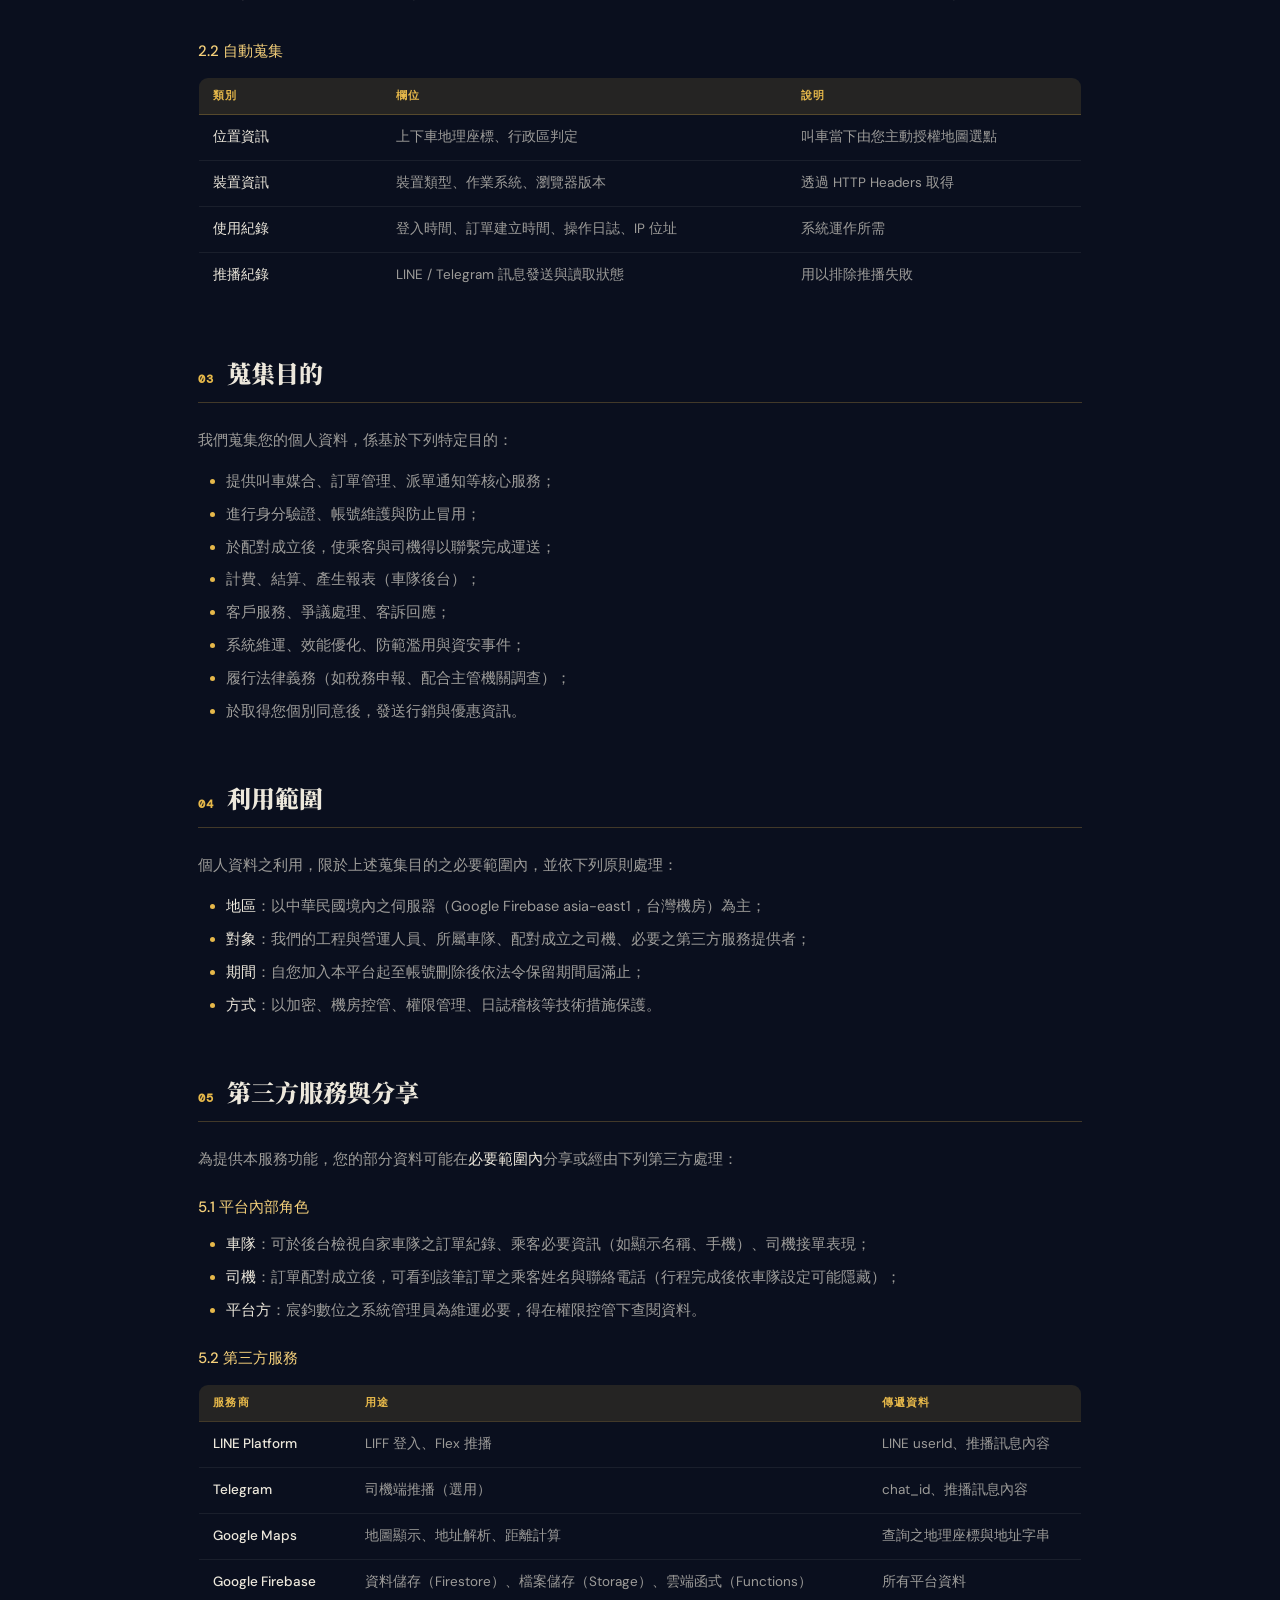
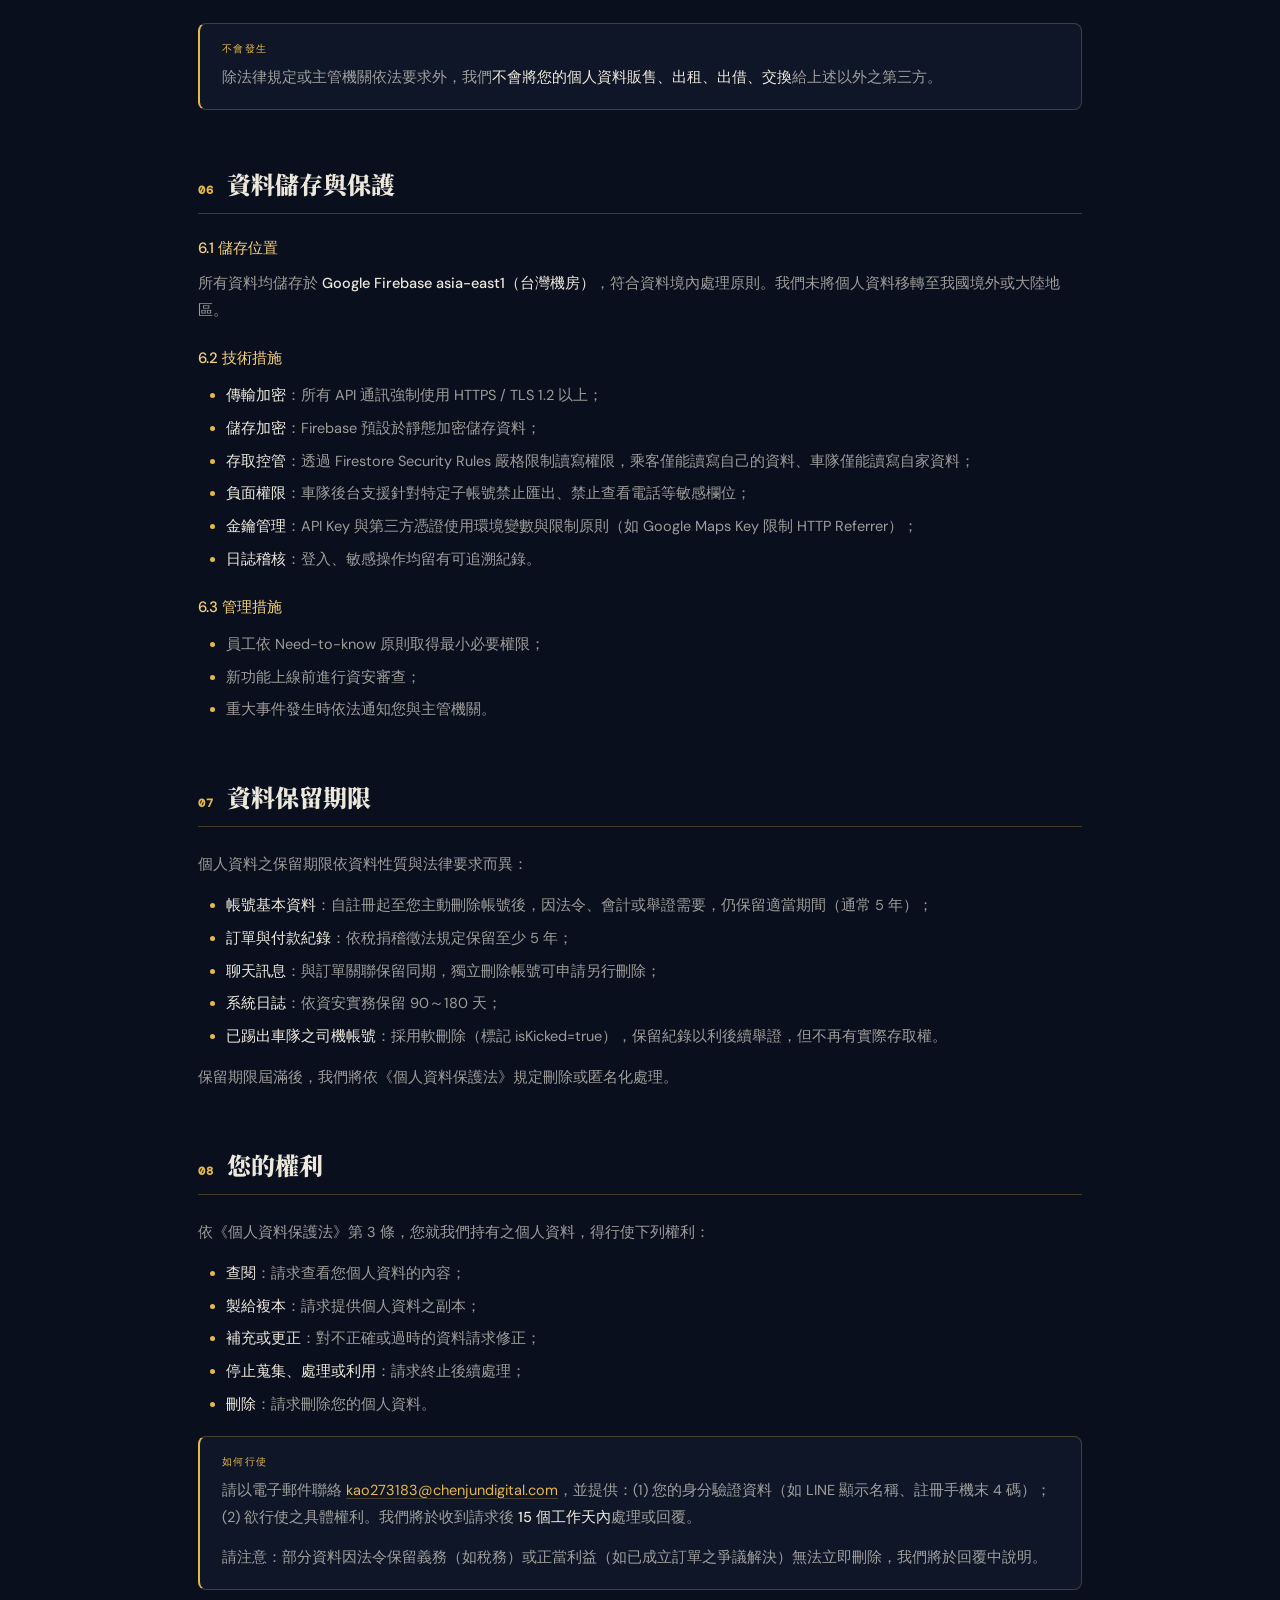
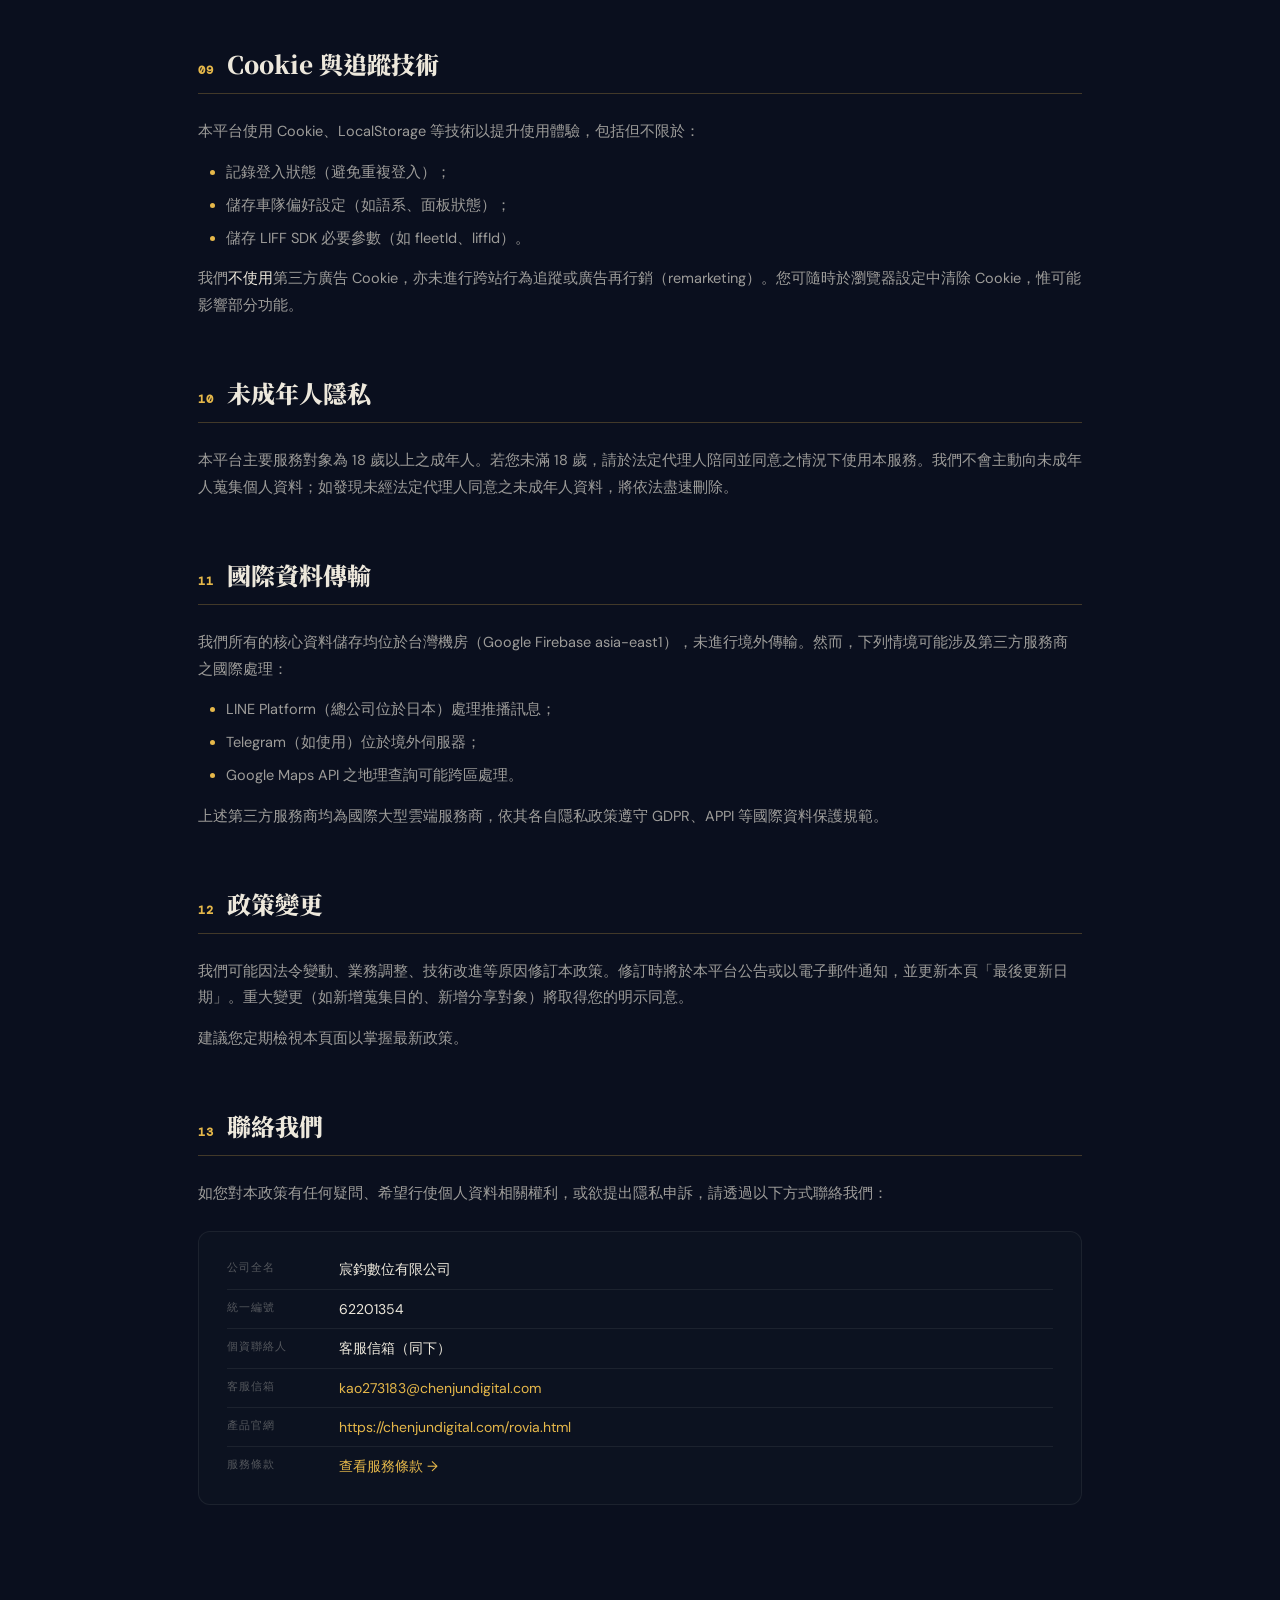
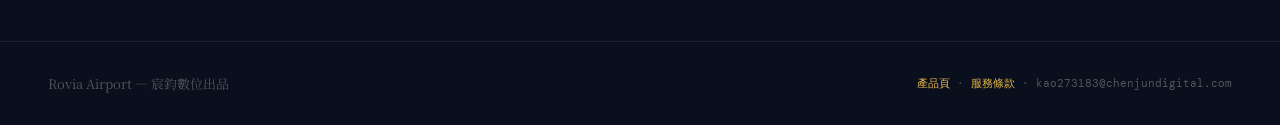
<file: rovia-privacy.html>
<!DOCTYPE html>
<html lang="zh-TW">
<head>
  <meta charset="UTF-8">
  <link rel="icon" type="image/svg+xml" href="/favicon.svg">
  <meta name="viewport" content="width=device-width, initial-scale=1.0">
  <title>隱私政策 — Rovia Airport | 宸鈞數位</title>
  <meta name="description" content="Rovia Airport 機場接送平台隱私政策。詳述本平台所蒐集之個人資料項目、目的、利用範圍、儲存保護、第三方分享、用戶權利與聯絡方式。">
  <meta name="robots" content="index, follow">
  <link rel="canonical" href="https://chenjundigital.com/rovia-privacy.html">
  <link rel="preconnect" href="https://fonts.googleapis.com">
  <link href="https://fonts.googleapis.com/css2?family=Noto+Serif+TC:wght@400;700;900&family=DM+Sans:opsz,wght@9..40,300;9..40,400;9..40,500&family=DM+Mono:wght@400;500&display=swap" rel="stylesheet">
  <style>
    *, *::before, *::after { box-sizing: border-box; margin: 0; padding: 0; }

    :root {
      --bg:     #0A0F1E;
      --bg2:    #0F1628;
      --bg3:    #0C1220;
      --gold:   #E6B84A;
      --gold2:  #F5D07A;
      --golddim: rgba(230,184,74,0.12);
      --goldborder: rgba(230,184,74,0.25);
      --text:   #EDE8DC;
      --dim:    rgba(237,232,220,0.65);
      --faint:  rgba(237,232,220,0.32);
      --border: rgba(237,232,220,0.07);
      --serif:  'Noto Serif TC', serif;
      --sans:   'DM Sans', sans-serif;
      --mono:   'DM Mono', monospace;
    }

    html { scroll-behavior: smooth; }
    body { background: var(--bg); color: var(--text); font-family: var(--sans); overflow-x: hidden; }

    nav {
      position: sticky; top: 0; z-index: 100;
      display: flex; justify-content: space-between; align-items: center;
      padding: 18px 48px;
      background: rgba(10,15,30,0.88); backdrop-filter: blur(14px);
      border-bottom: 0.5px solid var(--border);
    }
    .nav-brand { display:flex; align-items:center; gap:10px; text-decoration:none; }
    .nav-dot { width:7px;height:7px;border-radius:50%;background:var(--gold); }
    .nav-name { font-family:var(--serif);font-size:14px;font-weight:700;color:var(--text);letter-spacing:.06em; }
    .nav-sub { font-family:var(--mono);font-size:11px;color:var(--faint);letter-spacing:.1em; }
    .nav-back { font-family:var(--mono);font-size:11px;color:var(--faint);text-decoration:none;letter-spacing:.08em;transition:color .2s; }
    .nav-back:hover { color:var(--gold); }

    .doc-hero {
      padding: 56px 48px 32px;
      max-width: 980px; margin: 0 auto;
      border-bottom: .5px solid var(--border);
    }
    .doc-eyebrow {
      display:flex; align-items:center; gap:12px;
      font-family:var(--mono); font-size:11px; letter-spacing:.16em;
      color:var(--gold); text-transform:uppercase; margin-bottom:24px;
    }
    .doc-eyebrow::before { content:''; width:24px;height:1px;background:var(--gold); }
    .doc-hero h1 {
      font-family:var(--serif); font-size:clamp(36px,5vw,56px);
      font-weight:900; line-height:1.1; letter-spacing:-.02em;
      color:var(--text); margin-bottom:20px;
    }
    .doc-hero h1 em { font-style:normal; color:var(--gold); }
    .doc-meta {
      display:flex; gap:32px; flex-wrap:wrap;
      font-family:var(--mono); font-size:12px; color:var(--faint);
      letter-spacing:.06em; margin-top:12px;
    }
    .doc-meta strong { color:var(--gold); font-weight:500; margin-right:8px; }
    .doc-intro {
      font-size:15px; color:var(--dim); line-height:1.85;
      margin-top:32px; max-width:760px;
    }

    .toc {
      max-width: 980px; margin: 0 auto;
      padding: 24px 48px 28px;
      border-bottom: .5px solid var(--border);
    }
    .toc-title {
      font-family:var(--mono); font-size:11px; letter-spacing:.16em;
      color:var(--faint); text-transform:uppercase; margin-bottom:14px;
    }
    .toc-list {
      display: grid; grid-template-columns: repeat(3, 1fr);
      gap: 4px 20px;
    }
    .toc-list a {
      display:flex; gap:8px; align-items:baseline;
      font-size:12.5px; color:var(--dim); text-decoration:none;
      padding: 3px 0; transition:color .2s;
    }
    .toc-list a:hover { color:var(--gold); }
    .toc-list a span {
      font-family:var(--mono); font-size:11px; color:var(--faint); flex-shrink:0;
    }

    .doc-body {
      max-width: 980px; margin: 0 auto;
      padding: 60px 48px 80px;
    }
    .doc-body section {
      margin-bottom: 56px;
      scroll-margin-top: 80px;
    }
    .doc-body h2 {
      font-family:var(--serif); font-size:24px; font-weight:900;
      color:var(--text); margin-bottom:24px;
      padding-bottom:12px; border-bottom:.5px solid var(--goldborder);
      display:flex; align-items:baseline; gap:14px;
    }
    .doc-body h2::before {
      content: attr(data-n);
      font-family:var(--mono); font-size:12px; color:var(--gold);
      letter-spacing:.06em; flex-shrink:0;
    }
    .doc-body h3 {
      font-size:15px; font-weight:500; color:var(--gold2);
      margin: 24px 0 12px;
    }
    .doc-body p {
      font-size:14.5px; color:var(--dim); line-height:1.85;
      margin-bottom: 14px;
    }
    .doc-body ul, .doc-body ol {
      margin: 14px 0 14px 8px; padding-left:20px;
    }
    .doc-body li {
      font-size:14.5px; color:var(--dim); line-height:1.85;
      margin-bottom: 6px;
    }
    .doc-body li::marker { color: var(--gold); }
    .doc-body strong { color: var(--text); font-weight:500; }
    .doc-body em { font-style: normal; color: var(--gold); }
    .doc-body code {
      font-family:var(--mono); font-size:12.5px;
      background: var(--bg2); padding: 2px 8px; border-radius:4px;
      color:var(--gold);
    }
    .doc-body a {
      color: var(--gold); text-decoration: underline;
      text-decoration-color: var(--goldborder);
      text-underline-offset: 3px;
    }

    .callout {
      background: var(--bg2); border: .5px solid var(--goldborder);
      border-left: 2px solid var(--gold);
      border-radius: 8px; padding: 18px 22px;
      margin: 18px 0;
    }
    .callout p:last-child { margin-bottom: 0; }
    .callout-tag {
      font-family:var(--mono); font-size:10px; letter-spacing:.14em;
      color:var(--gold); text-transform:uppercase; margin-bottom:8px;
    }

    /* data table */
    .data-table {
      width:100%; border-collapse:collapse; font-size:13.5px;
      margin: 16px 0;
      border:.5px solid var(--border); border-radius:10px; overflow:hidden;
    }
    .data-table th {
      background: var(--golddim); color: var(--gold);
      font-family:var(--mono); font-size:10.5px; letter-spacing:.12em;
      padding:11px 14px; text-align:left;
      border-bottom:.5px solid var(--goldborder);
    }
    .data-table td {
      padding:11px 14px; color: var(--dim); line-height:1.7;
      border-bottom:.5px solid var(--border); vertical-align: top;
    }
    .data-table tr:last-child td { border-bottom: none; }
    .data-table td:first-child { color: var(--text); font-weight:500; min-width:140px; }
    .data-table tr:hover td { background: rgba(237,232,220,0.02); }

    .contact-card {
      background: var(--bg3); border: .5px solid var(--border);
      border-radius: 12px; padding: 28px;
      margin-top: 24px;
    }
    .contact-card dl { display:grid; gap:10px; }
    .contact-card div {
      display:flex; gap:16px; padding-bottom:10px;
      border-bottom:.5px solid var(--border);
    }
    .contact-card div:last-child { border-bottom:none; padding-bottom:0; }
    .contact-card dt {
      font-family:var(--mono); font-size:11px; color:var(--faint);
      letter-spacing:.08em; min-width:96px; flex-shrink:0;
    }
    .contact-card dd { font-size:14px; color:var(--text); }
    .contact-card dd a { color: var(--gold); text-decoration: none; }

    footer {
      padding: 32px 48px; border-top: .5px solid var(--border);
      display:flex; justify-content:space-between; align-items:center; gap:24px; flex-wrap:wrap;
    }
    .ft-l { font-family:var(--serif); font-size:13px; color:var(--faint); }
    .ft-r { font-family:var(--mono); font-size:11px; color:var(--faint); }
    .ft-r a { color:var(--gold); text-decoration:none; }

    @media(max-width:980px){
      .toc-list { grid-template-columns: repeat(2, 1fr); }
    }
    @media(max-width:760px){
      nav, footer { padding: 16px 22px; }
      .doc-hero, .toc, .doc-body { padding-left: 22px; padding-right: 22px; }
      .toc-list { grid-template-columns: 1fr; }
      .doc-meta { gap: 18px; }
      .contact-card div { flex-direction: column; gap:4px; }
      .data-table { font-size: 12.5px; }
      .data-table td:first-child { min-width: 100px; }
    }
  </style>
</head>
<body>

<nav>
  <a href="rovia.html" class="nav-brand">
    <div class="nav-dot"></div>
    <span class="nav-name">宸鈞數位</span>
  </a>
  <span class="nav-sub">Rovia Airport · Privacy</span>
  <a href="rovia.html" class="nav-back">← 返回產品頁</a>
</nav>

<header class="doc-hero">
  <div class="doc-eyebrow">Privacy Policy · 隱私政策</div>
  <h1>Rovia Airport<br><em>隱私政策</em></h1>
  <div class="doc-meta">
    <span><strong>生效日期</strong>2026 年 4 月 29 日</span>
    <span><strong>最後更新</strong>2026 年 4 月 29 日</span>
    <span><strong>版本</strong>v1.0</span>
  </div>
  <p class="doc-intro">
    <strong style="color:var(--text)">宸鈞數位有限公司</strong>（統一編號：62201354，下稱「我們」）尊重並保護所有使用 Rovia Airport 機場接送預約平台（下稱「本平台」）之車隊、司機與乘客之個人資料。本隱私政策（下稱「本政策」）說明我們依《<strong style="color:var(--text)">個人資料保護法</strong>》及相關法令規定蒐集、處理、利用您個人資料之原則與範圍。請於使用本平台前詳細閱讀本政策。
  </p>
</header>

<nav class="toc" aria-label="目錄">
  <div class="toc-title">目錄 · Contents</div>
  <div class="toc-list">
    <a href="#s1"><span>01</span>適用範圍</a>
    <a href="#s2"><span>02</span>蒐集之資料項目</a>
    <a href="#s3"><span>03</span>蒐集目的</a>
    <a href="#s4"><span>04</span>利用範圍</a>
    <a href="#s5"><span>05</span>第三方服務與分享</a>
    <a href="#s6"><span>06</span>資料儲存與保護</a>
    <a href="#s7"><span>07</span>資料保留期限</a>
    <a href="#s8"><span>08</span>您的權利</a>
    <a href="#s9"><span>09</span>Cookie 與追蹤</a>
    <a href="#s10"><span>10</span>未成年人隱私</a>
    <a href="#s11"><span>11</span>國際資料傳輸</a>
    <a href="#s12"><span>12</span>政策變更</a>
    <a href="#s13"><span>13</span>聯絡我們</a>
  </div>
</nav>

<main class="doc-body">

  <section id="s1">
    <h2 data-n="01">適用範圍</h2>
    <p>本政策適用於您使用 Rovia Airport 系列服務時所產生之個人資料處理行為，包含但不限於：</p>
    <ul>
      <li><strong>乘客 LIFF</strong>（透過 LINE 預約叫車之介面）；</li>
      <li><strong>司機 LIFF</strong>（司機接單與管理介面）；</li>
      <li><strong>車隊後台</strong>（車隊管理員之 Web 後台）；</li>
      <li><strong>Hub 後台</strong>（平台方管理介面）；</li>
      <li><strong>Telegram Bot</strong>（司機推播選用通道）。</li>
    </ul>
    <p>本政策不適用於與本平台連結之第三方網站、App 或服務（如 LINE、Telegram、Google Maps），其各自之隱私政策由該服務提供者自行訂定。</p>
  </section>

  <section id="s2">
    <h2 data-n="02">蒐集之資料項目</h2>
    <p>視您於本平台之角色與使用情境，我們可能蒐集以下類別之個人資料：</p>

    <h3>2.1 直接由您提供</h3>
    <table class="data-table">
      <thead>
        <tr><th>類別</th><th>欄位</th><th>取得時機</th></tr>
      </thead>
      <tbody>
        <tr>
          <td>LINE Profile</td>
          <td>顯示名稱、頭像、LINE userId</td>
          <td>登入或綁定 LIFF 時</td>
        </tr>
        <tr>
          <td>聯絡資料</td>
          <td>手機號碼、電子郵件（車隊管理員）</td>
          <td>首次叫車或註冊車隊時</td>
        </tr>
        <tr>
          <td>司機資料</td>
          <td>姓名、車牌、車型、車隊內部司機編號</td>
          <td>司機加入車隊時</td>
        </tr>
        <tr>
          <td>車隊資料</td>
          <td>車隊名稱、負責人、聯絡方式、Logo、計費設定</td>
          <td>車隊註冊時</td>
        </tr>
        <tr>
          <td>訂單資料</td>
          <td>上下車地點、時間、車型、乘客數、行李數、備註、航班號</td>
          <td>下單時</td>
        </tr>
        <tr>
          <td>互動內容</td>
          <td>聊天訊息、訂單評價與評論</td>
          <td>使用過程中</td>
        </tr>
        <tr>
          <td>Telegram 綁定</td>
          <td>Telegram chat_id（僅司機選擇此通道時）</td>
          <td>司機綁定 Telegram Bot 時</td>
        </tr>
      </tbody>
    </table>

    <h3>2.2 自動蒐集</h3>
    <table class="data-table">
      <thead>
        <tr><th>類別</th><th>欄位</th><th>說明</th></tr>
      </thead>
      <tbody>
        <tr>
          <td>位置資訊</td>
          <td>上下車地理座標、行政區判定</td>
          <td>叫車當下由您主動授權地圖選點</td>
        </tr>
        <tr>
          <td>裝置資訊</td>
          <td>裝置類型、作業系統、瀏覽器版本</td>
          <td>透過 HTTP Headers 取得</td>
        </tr>
        <tr>
          <td>使用紀錄</td>
          <td>登入時間、訂單建立時間、操作日誌、IP 位址</td>
          <td>系統運作所需</td>
        </tr>
        <tr>
          <td>推播紀錄</td>
          <td>LINE / Telegram 訊息發送與讀取狀態</td>
          <td>用以排除推播失敗</td>
        </tr>
      </tbody>
    </table>
  </section>

  <section id="s3">
    <h2 data-n="03">蒐集目的</h2>
    <p>我們蒐集您的個人資料，係基於下列特定目的：</p>
    <ul>
      <li>提供叫車媒合、訂單管理、派單通知等核心服務；</li>
      <li>進行身分驗證、帳號維護與防止冒用；</li>
      <li>於配對成立後，使乘客與司機得以聯繫完成運送；</li>
      <li>計費、結算、產生報表（車隊後台）；</li>
      <li>客戶服務、爭議處理、客訴回應；</li>
      <li>系統維運、效能優化、防範濫用與資安事件；</li>
      <li>履行法律義務（如稅務申報、配合主管機關調查）；</li>
      <li>於取得您個別同意後，發送行銷與優惠資訊。</li>
    </ul>
  </section>

  <section id="s4">
    <h2 data-n="04">利用範圍</h2>
    <p>個人資料之利用，限於上述蒐集目的之必要範圍內，並依下列原則處理：</p>
    <ul>
      <li><strong>地區</strong>：以中華民國境內之伺服器（Google Firebase asia-east1，台灣機房）為主；</li>
      <li><strong>對象</strong>：我們的工程與營運人員、所屬車隊、配對成立之司機、必要之第三方服務提供者；</li>
      <li><strong>期間</strong>：自您加入本平台起至帳號刪除後依法令保留期間屆滿止；</li>
      <li><strong>方式</strong>：以加密、機房控管、權限管理、日誌稽核等技術措施保護。</li>
    </ul>
  </section>

  <section id="s5">
    <h2 data-n="05">第三方服務與分享</h2>
    <p>為提供本服務功能，您的部分資料可能在<strong>必要範圍內</strong>分享或經由下列第三方處理：</p>

    <h3>5.1 平台內部角色</h3>
    <ul>
      <li><strong>車隊</strong>：可於後台檢視自家車隊之訂單紀錄、乘客必要資訊（如顯示名稱、手機）、司機接單表現；</li>
      <li><strong>司機</strong>：訂單配對成立後，可看到該筆訂單之乘客姓名與聯絡電話（行程完成後依車隊設定可能隱藏）；</li>
      <li><strong>平台方</strong>：宸鈞數位之系統管理員為維運必要，得在權限控管下查閱資料。</li>
    </ul>

    <h3>5.2 第三方服務</h3>
    <table class="data-table">
      <thead>
        <tr><th>服務商</th><th>用途</th><th>傳遞資料</th></tr>
      </thead>
      <tbody>
        <tr>
          <td>LINE Platform</td>
          <td>LIFF 登入、Flex 推播</td>
          <td>LINE userId、推播訊息內容</td>
        </tr>
        <tr>
          <td>Telegram</td>
          <td>司機端推播（選用）</td>
          <td>chat_id、推播訊息內容</td>
        </tr>
        <tr>
          <td>Google Maps</td>
          <td>地圖顯示、地址解析、距離計算</td>
          <td>查詢之地理座標與地址字串</td>
        </tr>
        <tr>
          <td>Google Firebase</td>
          <td>資料儲存（Firestore）、檔案儲存（Storage）、雲端函式（Functions）</td>
          <td>所有平台資料</td>
        </tr>
      </tbody>
    </table>

    <div class="callout">
      <div class="callout-tag">不會發生</div>
      <p>除法律規定或主管機關依法要求外，我們<strong>不會將您的個人資料販售、出租、出借、交換</strong>給上述以外之第三方。</p>
    </div>
  </section>

  <section id="s6">
    <h2 data-n="06">資料儲存與保護</h2>
    <h3>6.1 儲存位置</h3>
    <p>所有資料均儲存於 <strong>Google Firebase asia-east1（台灣機房）</strong>，符合資料境內處理原則。我們未將個人資料移轉至我國境外或大陸地區。</p>

    <h3>6.2 技術措施</h3>
    <ul>
      <li><strong>傳輸加密</strong>：所有 API 通訊強制使用 HTTPS / TLS 1.2 以上；</li>
      <li><strong>儲存加密</strong>：Firebase 預設於靜態加密儲存資料；</li>
      <li><strong>存取控管</strong>：透過 Firestore Security Rules 嚴格限制讀寫權限，乘客僅能讀寫自己的資料、車隊僅能讀寫自家資料；</li>
      <li><strong>負面權限</strong>：車隊後台支援針對特定子帳號禁止匯出、禁止查看電話等敏感欄位；</li>
      <li><strong>金鑰管理</strong>：API Key 與第三方憑證使用環境變數與限制原則（如 Google Maps Key 限制 HTTP Referrer）；</li>
      <li><strong>日誌稽核</strong>：登入、敏感操作均留有可追溯紀錄。</li>
    </ul>

    <h3>6.3 管理措施</h3>
    <ul>
      <li>員工依 Need-to-know 原則取得最小必要權限；</li>
      <li>新功能上線前進行資安審查；</li>
      <li>重大事件發生時依法通知您與主管機關。</li>
    </ul>
  </section>

  <section id="s7">
    <h2 data-n="07">資料保留期限</h2>
    <p>個人資料之保留期限依資料性質與法律要求而異：</p>
    <ul>
      <li><strong>帳號基本資料</strong>：自註冊起至您主動刪除帳號後，因法令、會計或舉證需要，仍保留適當期間（通常 5 年）；</li>
      <li><strong>訂單與付款紀錄</strong>：依稅捐稽徵法規定保留至少 5 年；</li>
      <li><strong>聊天訊息</strong>：與訂單關聯保留同期，獨立刪除帳號可申請另行刪除；</li>
      <li><strong>系統日誌</strong>：依資安實務保留 90～180 天；</li>
      <li><strong>已踢出車隊之司機帳號</strong>：採用軟刪除（標記 isKicked=true），保留紀錄以利後續舉證，但不再有實際存取權。</li>
    </ul>
    <p>保留期限屆滿後，我們將依《個人資料保護法》規定刪除或匿名化處理。</p>
  </section>

  <section id="s8">
    <h2 data-n="08">您的權利</h2>
    <p>依《個人資料保護法》第 3 條，您就我們持有之個人資料，得行使下列權利：</p>
    <ul>
      <li><strong>查閱</strong>：請求查看您個人資料的內容；</li>
      <li><strong>製給複本</strong>：請求提供個人資料之副本；</li>
      <li><strong>補充或更正</strong>：對不正確或過時的資料請求修正；</li>
      <li><strong>停止蒐集、處理或利用</strong>：請求終止後續處理；</li>
      <li><strong>刪除</strong>：請求刪除您的個人資料。</li>
    </ul>

    <div class="callout">
      <div class="callout-tag">如何行使</div>
      <p>請以電子郵件聯絡 <a href="mailto:kao273183@chenjundigital.com">kao273183@chenjundigital.com</a>，並提供：(1) 您的身分驗證資料（如 LINE 顯示名稱、註冊手機末 4 碼）；(2) 欲行使之具體權利。我們將於收到請求後 <strong>15 個工作天內</strong>處理或回覆。</p>
      <p>請注意：部分資料因法令保留義務（如稅務）或正當利益（如已成立訂單之爭議解決）無法立即刪除，我們將於回覆中說明。</p>
    </div>
  </section>

  <section id="s9">
    <h2 data-n="09">Cookie 與追蹤技術</h2>
    <p>本平台使用 Cookie、LocalStorage 等技術以提升使用體驗，包括但不限於：</p>
    <ul>
      <li>記錄登入狀態（避免重複登入）；</li>
      <li>儲存車隊偏好設定（如語系、面板狀態）；</li>
      <li>儲存 LIFF SDK 必要參數（如 fleetId、liffId）。</li>
    </ul>
    <p>我們<strong>不使用</strong>第三方廣告 Cookie，亦未進行跨站行為追蹤或廣告再行銷（remarketing）。您可隨時於瀏覽器設定中清除 Cookie，惟可能影響部分功能。</p>
  </section>

  <section id="s10">
    <h2 data-n="10">未成年人隱私</h2>
    <p>本平台主要服務對象為 18 歲以上之成年人。若您未滿 18 歲，請於法定代理人陪同並同意之情況下使用本服務。我們不會主動向未成年人蒐集個人資料；如發現未經法定代理人同意之未成年人資料，將依法盡速刪除。</p>
  </section>

  <section id="s11">
    <h2 data-n="11">國際資料傳輸</h2>
    <p>我們所有的核心資料儲存均位於台灣機房（Google Firebase asia-east1），未進行境外傳輸。然而，下列情境可能涉及第三方服務商之國際處理：</p>
    <ul>
      <li>LINE Platform（總公司位於日本）處理推播訊息；</li>
      <li>Telegram（如使用）位於境外伺服器；</li>
      <li>Google Maps API 之地理查詢可能跨區處理。</li>
    </ul>
    <p>上述第三方服務商均為國際大型雲端服務商，依其各自隱私政策遵守 GDPR、APPI 等國際資料保護規範。</p>
  </section>

  <section id="s12">
    <h2 data-n="12">政策變更</h2>
    <p>我們可能因法令變動、業務調整、技術改進等原因修訂本政策。修訂時將於本平台公告或以電子郵件通知，並更新本頁「最後更新日期」。重大變更（如新增蒐集目的、新增分享對象）將取得您的明示同意。</p>
    <p>建議您定期檢視本頁面以掌握最新政策。</p>
  </section>

  <section id="s13">
    <h2 data-n="13">聯絡我們</h2>
    <p>如您對本政策有任何疑問、希望行使個人資料相關權利，或欲提出隱私申訴，請透過以下方式聯絡我們：</p>
    <div class="contact-card">
      <dl>
        <div><dt>公司全名</dt><dd>宸鈞數位有限公司</dd></div>
        <div><dt>統一編號</dt><dd>62201354</dd></div>
        <div><dt>個資聯絡人</dt><dd>客服信箱（同下）</dd></div>
        <div><dt>客服信箱</dt><dd><a href="mailto:kao273183@chenjundigital.com">kao273183@chenjundigital.com</a></dd></div>
        <div><dt>產品官網</dt><dd><a href="rovia.html">https://chenjundigital.com/rovia.html</a></dd></div>
        <div><dt>服務條款</dt><dd><a href="rovia-terms.html">查看服務條款 →</a></dd></div>
      </dl>
    </div>
  </section>

</main>

<footer>
  <span class="ft-l">Rovia Airport — 宸鈞數位出品</span>
  <span class="ft-r">
    <a href="rovia.html">產品頁</a> ·
    <a href="rovia-terms.html">服務條款</a> ·
    kao273183@chenjundigital.com
  </span>
</footer>

</body>
</html>
</file>
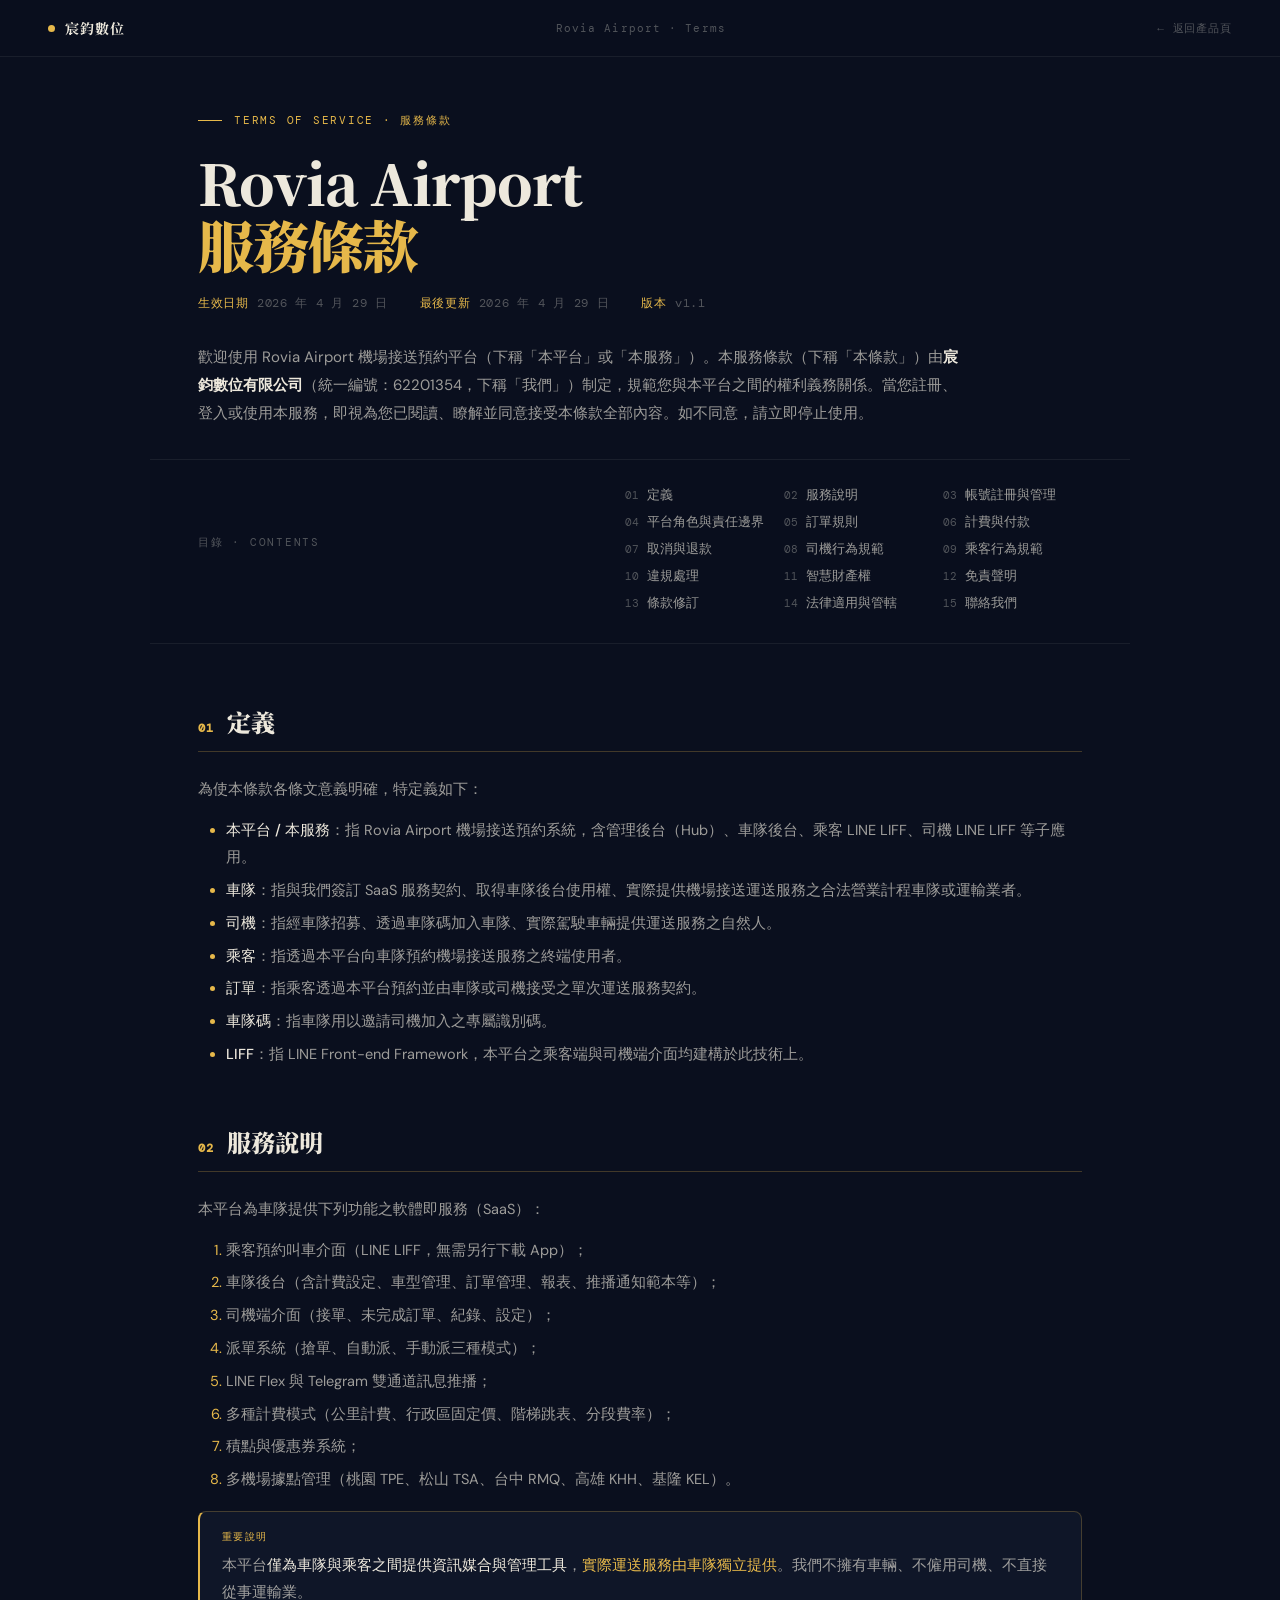
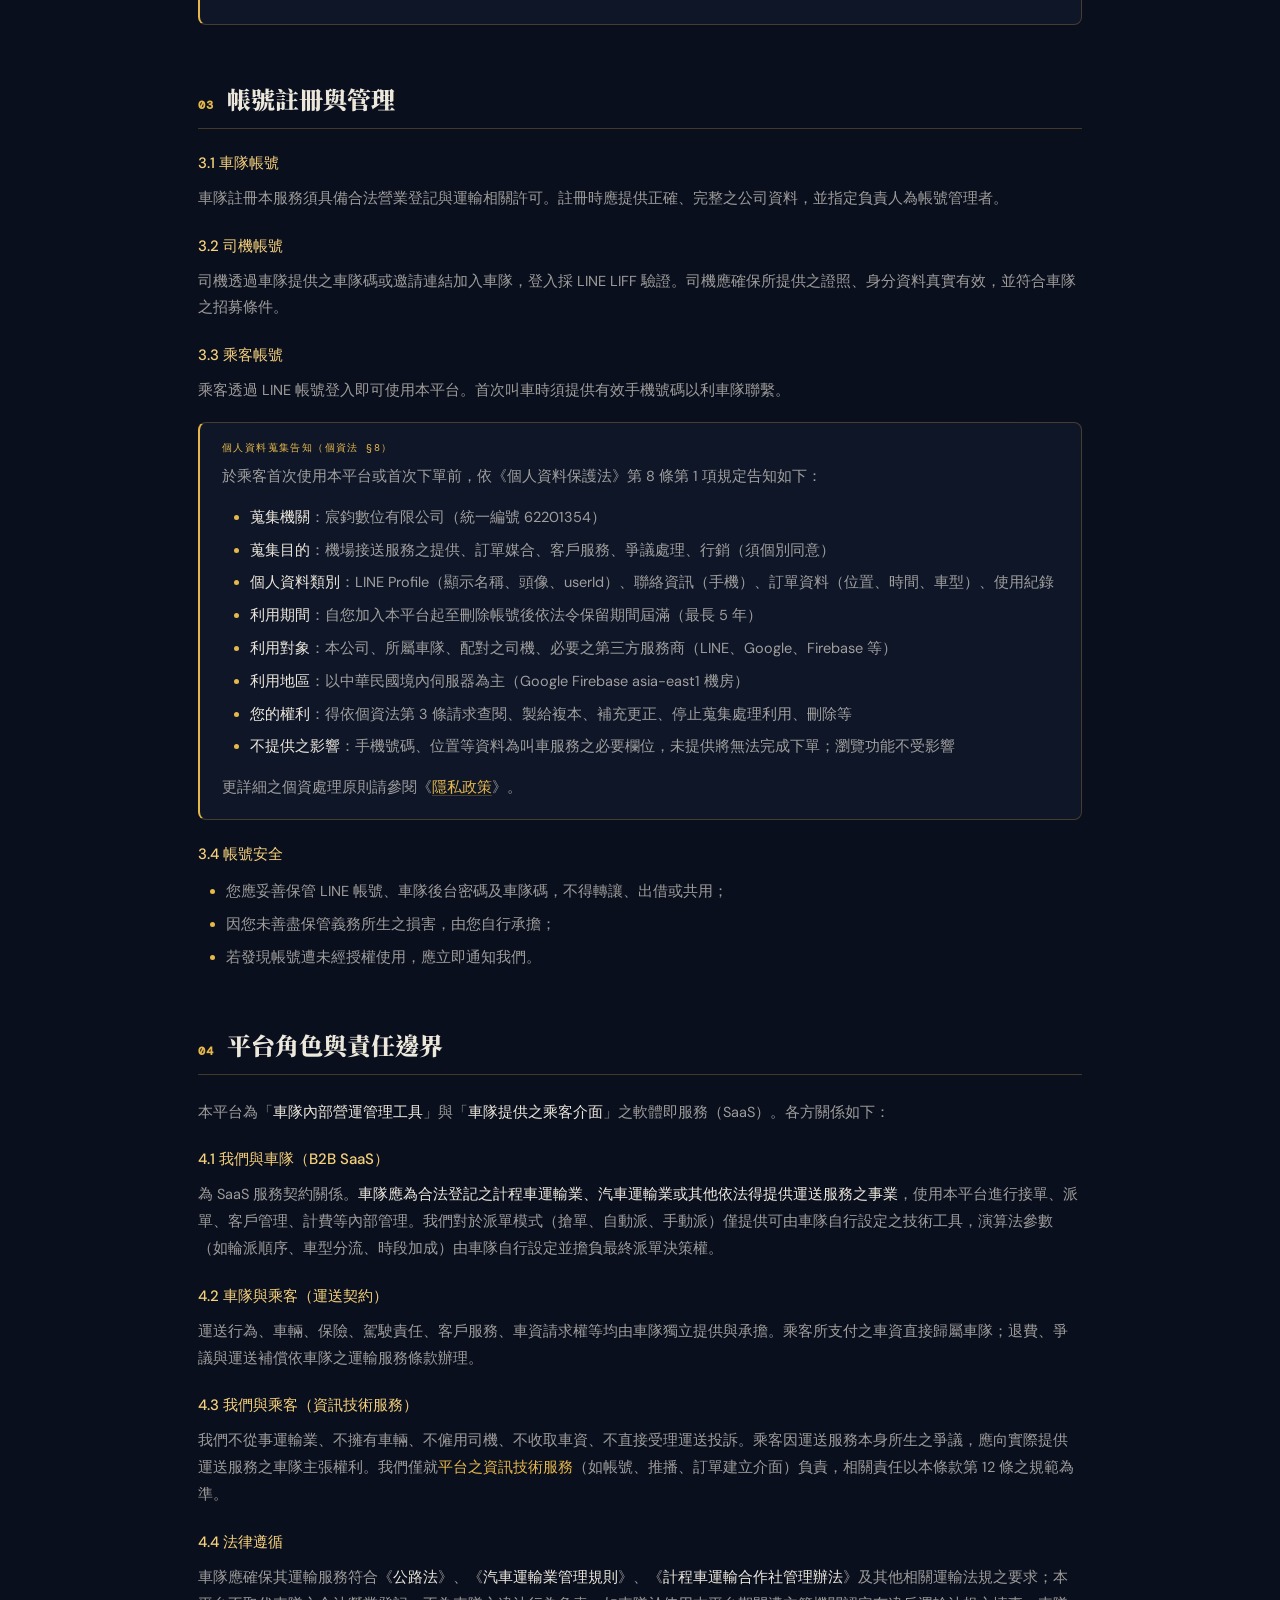
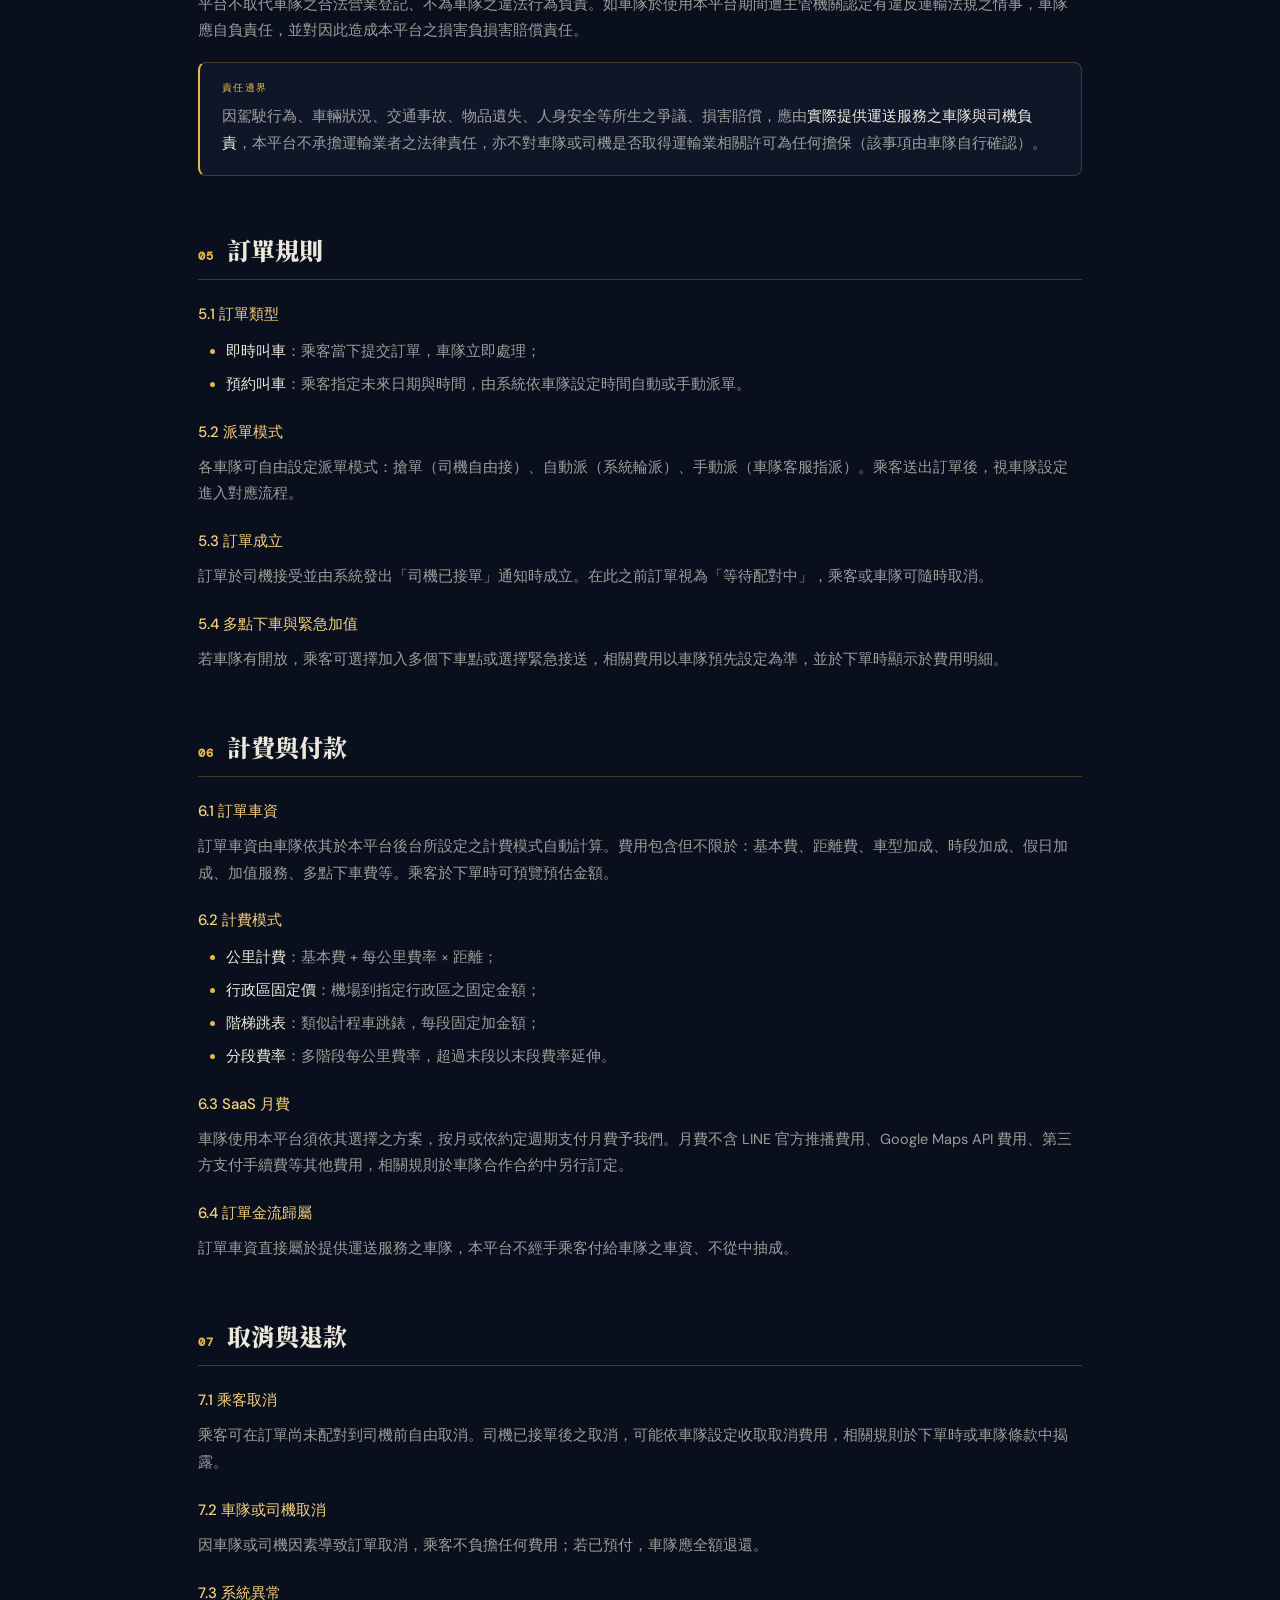
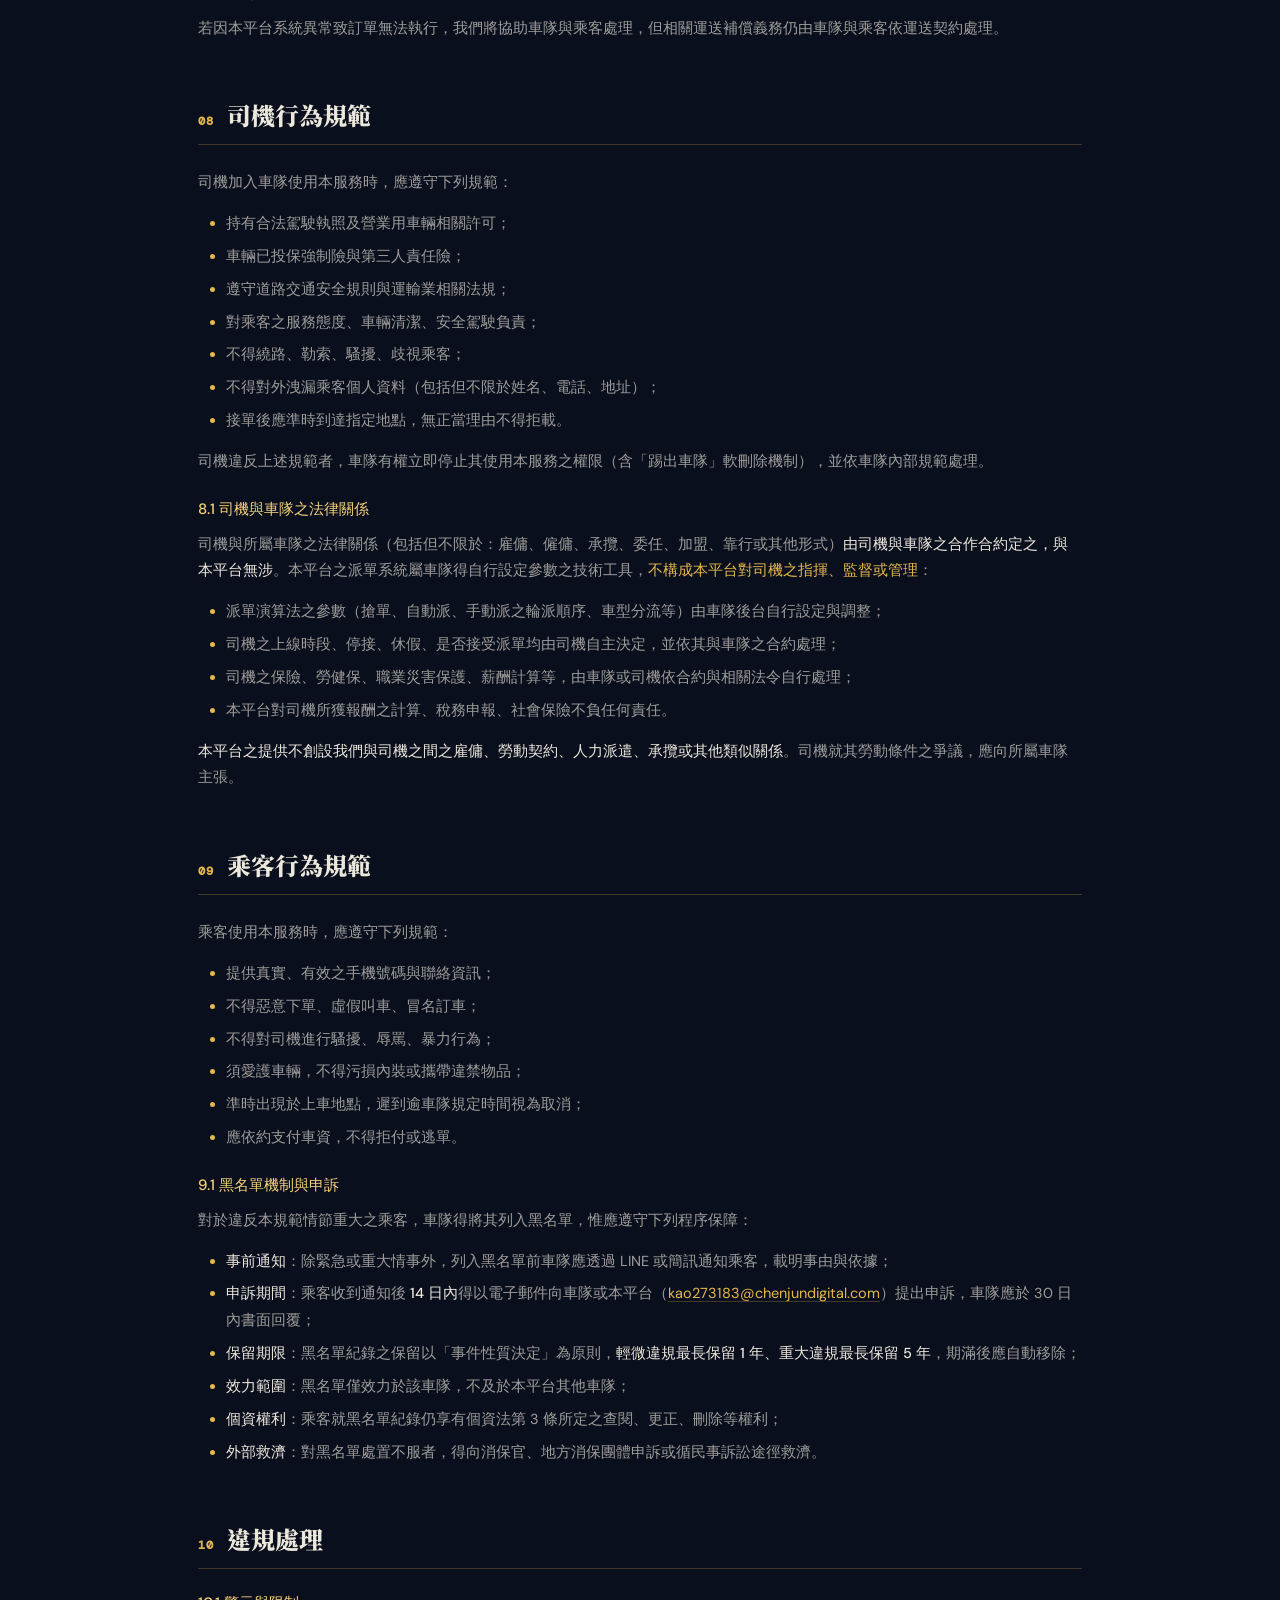
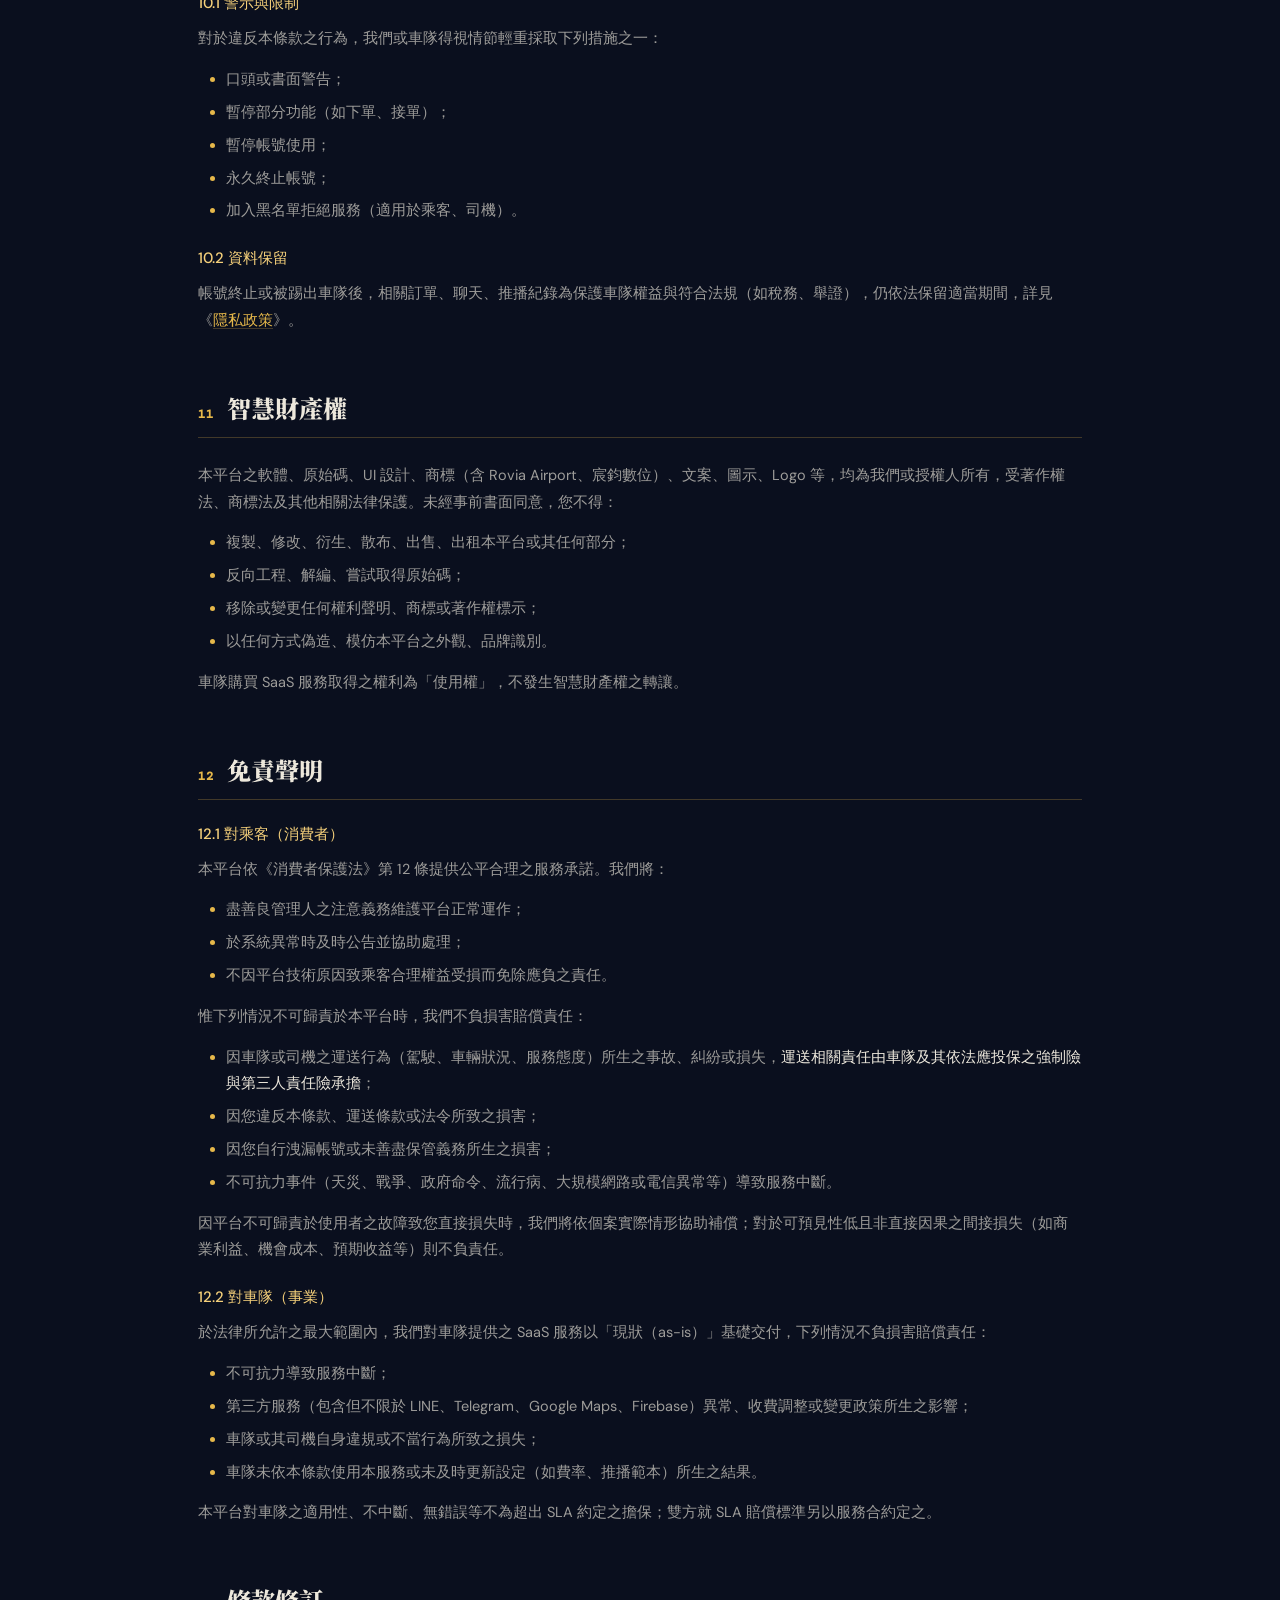
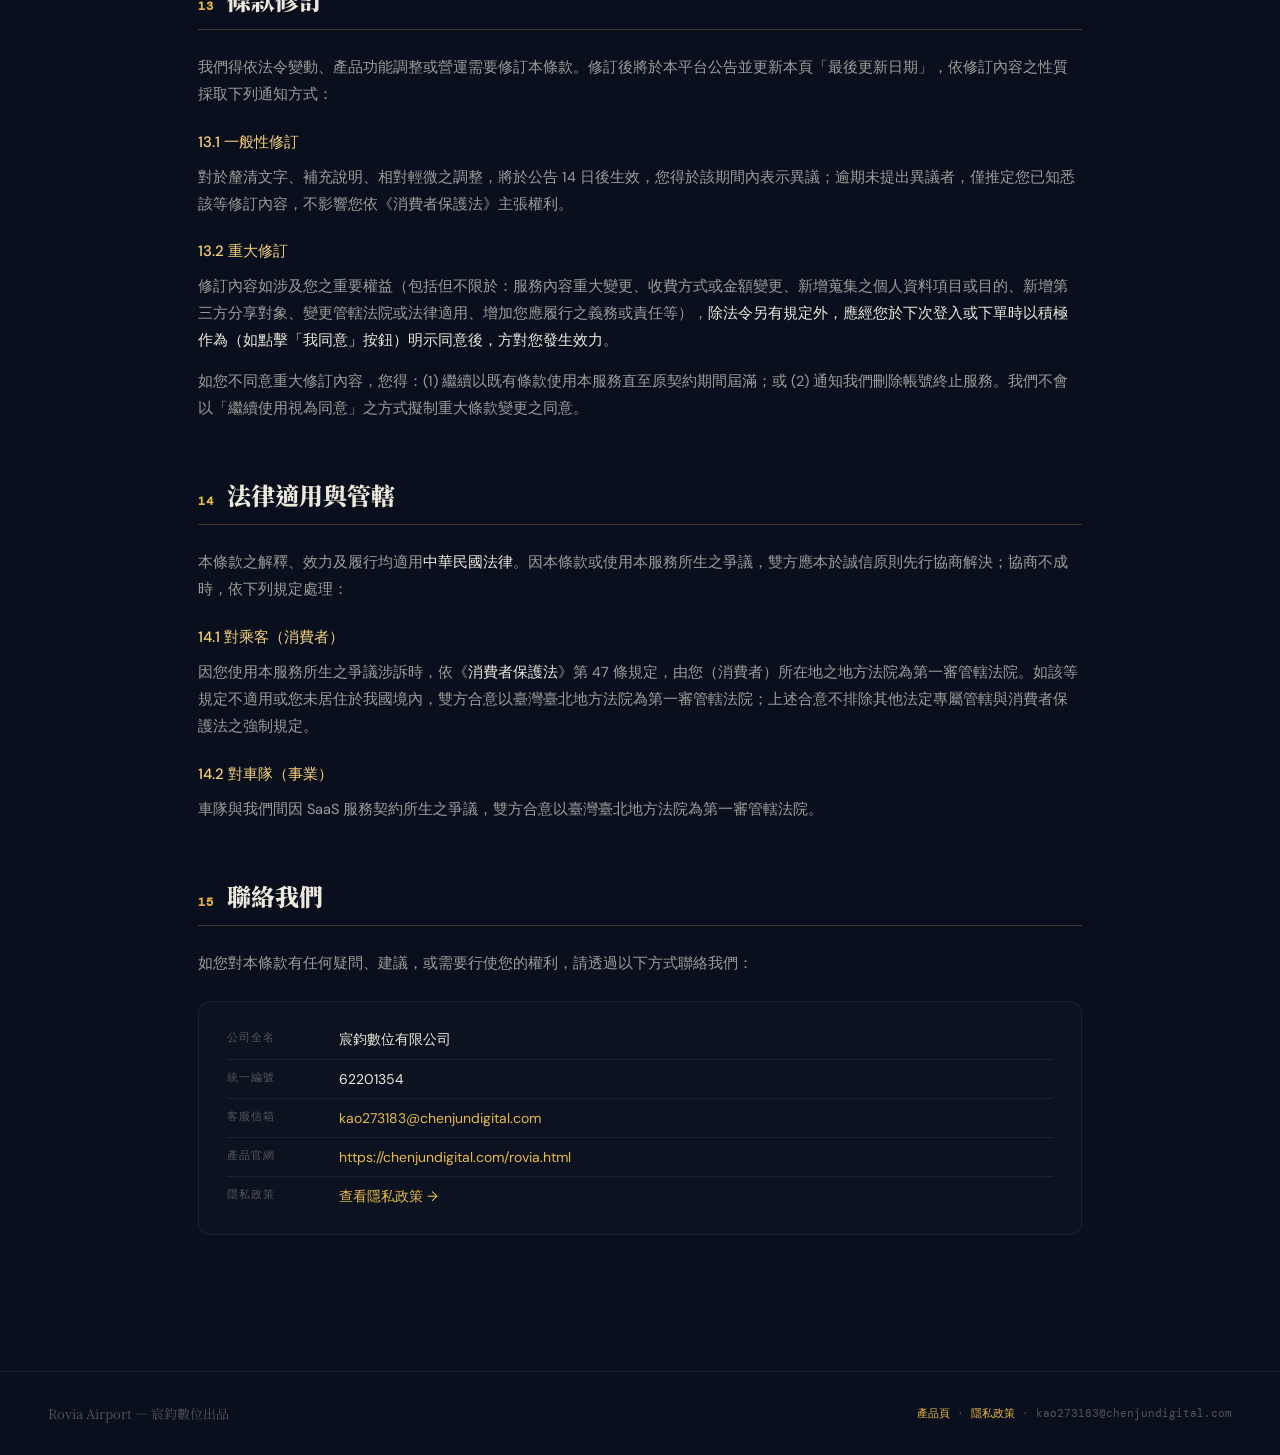
<file: rovia-terms.html>
<!DOCTYPE html>
<html lang="zh-TW">
<head>
  <meta charset="UTF-8">
  <link rel="icon" type="image/svg+xml" href="/favicon.svg">
  <meta name="viewport" content="width=device-width, initial-scale=1.0">
  <title>服務條款 — Rovia Airport | 宸鈞數位</title>
  <meta name="description" content="Rovia Airport 機場接送平台服務條款。明訂平台、車隊、司機、乘客之權利義務、訂單規則、行為規範、責任邊界與爭議處理機制。">
  <meta name="robots" content="index, follow">
  <link rel="canonical" href="https://chenjundigital.com/rovia-terms.html">
  <link rel="preconnect" href="https://fonts.googleapis.com">
  <link href="https://fonts.googleapis.com/css2?family=Noto+Serif+TC:wght@400;700;900&family=DM+Sans:opsz,wght@9..40,300;9..40,400;9..40,500&family=DM+Mono:wght@400;500&display=swap" rel="stylesheet">
  <style>
    *, *::before, *::after { box-sizing: border-box; margin: 0; padding: 0; }

    :root {
      --bg:     #0A0F1E;
      --bg2:    #0F1628;
      --bg3:    #0C1220;
      --gold:   #E6B84A;
      --gold2:  #F5D07A;
      --golddim: rgba(230,184,74,0.12);
      --goldborder: rgba(230,184,74,0.25);
      --text:   #EDE8DC;
      --dim:    rgba(237,232,220,0.65);
      --faint:  rgba(237,232,220,0.32);
      --border: rgba(237,232,220,0.07);
      --serif:  'Noto Serif TC', serif;
      --sans:   'DM Sans', sans-serif;
      --mono:   'DM Mono', monospace;
    }

    html { scroll-behavior: smooth; }
    body { background: var(--bg); color: var(--text); font-family: var(--sans); overflow-x: hidden; }

    nav {
      position: sticky; top: 0; z-index: 100;
      display: flex; justify-content: space-between; align-items: center;
      padding: 18px 48px;
      background: rgba(10,15,30,0.88); backdrop-filter: blur(14px);
      border-bottom: 0.5px solid var(--border);
    }
    .nav-brand { display:flex; align-items:center; gap:10px; text-decoration:none; }
    .nav-dot { width:7px;height:7px;border-radius:50%;background:var(--gold); }
    .nav-name { font-family:var(--serif);font-size:14px;font-weight:700;color:var(--text);letter-spacing:.06em; }
    .nav-sub { font-family:var(--mono);font-size:11px;color:var(--faint);letter-spacing:.1em; }
    .nav-back { font-family:var(--mono);font-size:11px;color:var(--faint);text-decoration:none;letter-spacing:.08em;transition:color .2s; }
    .nav-back:hover { color:var(--gold); }

    /* doc layout */
    .doc-hero {
      padding: 56px 48px 32px;
      max-width: 980px; margin: 0 auto;
      border-bottom: .5px solid var(--border);
    }
    .doc-eyebrow {
      display:flex; align-items:center; gap:12px;
      font-family:var(--mono); font-size:11px; letter-spacing:.16em;
      color:var(--gold); text-transform:uppercase; margin-bottom:24px;
    }
    .doc-eyebrow::before { content:''; width:24px;height:1px;background:var(--gold); }
    .doc-hero h1 {
      font-family:var(--serif); font-size:clamp(36px,5vw,56px);
      font-weight:900; line-height:1.1; letter-spacing:-.02em;
      color:var(--text); margin-bottom:20px;
    }
    .doc-hero h1 em { font-style:normal; color:var(--gold); }
    .doc-meta {
      display:flex; gap:32px; flex-wrap:wrap;
      font-family:var(--mono); font-size:12px; color:var(--faint);
      letter-spacing:.06em; margin-top:12px;
    }
    .doc-meta strong { color:var(--gold); font-weight:500; margin-right:8px; }

    .doc-intro {
      font-size:15px; color:var(--dim); line-height:1.85;
      margin-top:32px; max-width:760px;
    }

    /* TOC */
    .toc {
      max-width: 980px; margin: 0 auto;
      padding: 24px 48px 28px;
      border-bottom: .5px solid var(--border);
    }
    .toc-title {
      font-family:var(--mono); font-size:11px; letter-spacing:.16em;
      color:var(--faint); text-transform:uppercase; margin-bottom:14px;
    }
    .toc-list {
      display: grid; grid-template-columns: repeat(3, 1fr);
      gap: 4px 20px;
    }
    .toc-list a {
      display:flex; gap:8px; align-items:baseline;
      font-size:12.5px; color:var(--dim); text-decoration:none;
      padding: 3px 0; transition:color .2s;
    }
    .toc-list a:hover { color:var(--gold); }
    .toc-list a span {
      font-family:var(--mono); font-size:11px; color:var(--faint); flex-shrink:0;
    }

    /* main content */
    .doc-body {
      max-width: 980px; margin: 0 auto;
      padding: 60px 48px 80px;
    }
    .doc-body section {
      margin-bottom: 56px;
      scroll-margin-top: 80px;
    }
    .doc-body h2 {
      font-family:var(--serif); font-size:24px; font-weight:900;
      color:var(--text); margin-bottom:24px;
      padding-bottom:12px; border-bottom:.5px solid var(--goldborder);
      display:flex; align-items:baseline; gap:14px;
    }
    .doc-body h2::before {
      content: attr(data-n);
      font-family:var(--mono); font-size:12px; color:var(--gold);
      letter-spacing:.06em; flex-shrink:0;
    }
    .doc-body h3 {
      font-size:15px; font-weight:500; color:var(--gold2);
      margin: 24px 0 12px;
    }
    .doc-body p {
      font-size:14.5px; color:var(--dim); line-height:1.85;
      margin-bottom: 14px;
    }
    .doc-body ul, .doc-body ol {
      margin: 14px 0 14px 8px; padding-left:20px;
    }
    .doc-body li {
      font-size:14.5px; color:var(--dim); line-height:1.85;
      margin-bottom: 6px;
    }
    .doc-body li::marker { color: var(--gold); }
    .doc-body strong { color: var(--text); font-weight:500; }
    .doc-body em { font-style: normal; color: var(--gold); }
    .doc-body code {
      font-family:var(--mono); font-size:12.5px;
      background: var(--bg2); padding: 2px 8px; border-radius:4px;
      color:var(--gold);
    }
    .doc-body a {
      color: var(--gold); text-decoration: underline;
      text-decoration-color: var(--goldborder);
      text-underline-offset: 3px;
    }
    .doc-body a:hover { text-decoration-color: var(--gold); }

    .callout {
      background: var(--bg2); border: .5px solid var(--goldborder);
      border-left: 2px solid var(--gold);
      border-radius: 8px; padding: 18px 22px;
      margin: 18px 0;
    }
    .callout p:last-child { margin-bottom: 0; }
    .callout-tag {
      font-family:var(--mono); font-size:10px; letter-spacing:.14em;
      color:var(--gold); text-transform:uppercase; margin-bottom:8px;
    }

    /* contact card */
    .contact-card {
      background: var(--bg3); border: .5px solid var(--border);
      border-radius: 12px; padding: 28px;
      margin-top: 24px;
    }
    .contact-card dl { display:grid; gap:10px; }
    .contact-card div {
      display:flex; gap:16px; padding-bottom:10px;
      border-bottom:.5px solid var(--border);
    }
    .contact-card div:last-child { border-bottom:none; padding-bottom:0; }
    .contact-card dt {
      font-family:var(--mono); font-size:11px; color:var(--faint);
      letter-spacing:.08em; min-width:96px; flex-shrink:0;
    }
    .contact-card dd { font-size:14px; color:var(--text); }
    .contact-card dd a { color: var(--gold); text-decoration: none; }

    footer {
      padding: 32px 48px; border-top: .5px solid var(--border);
      display:flex; justify-content:space-between; align-items:center; gap:24px; flex-wrap:wrap;
    }
    .ft-l { font-family:var(--serif); font-size:13px; color:var(--faint); }
    .ft-r { font-family:var(--mono); font-size:11px; color:var(--faint); }
    .ft-r a { color:var(--gold); text-decoration:none; }

    @media(max-width:980px){
      .toc-list { grid-template-columns: repeat(2, 1fr); }
    }
    @media(max-width:760px){
      nav, footer { padding: 16px 22px; }
      .doc-hero, .toc, .doc-body { padding-left: 22px; padding-right: 22px; }
      .toc-list { grid-template-columns: 1fr; }
      .doc-meta { gap: 18px; }
      .contact-card div { flex-direction: column; gap:4px; }
    }
  </style>
</head>
<body>

<nav>
  <a href="rovia.html" class="nav-brand">
    <div class="nav-dot"></div>
    <span class="nav-name">宸鈞數位</span>
  </a>
  <span class="nav-sub">Rovia Airport · Terms</span>
  <a href="rovia.html" class="nav-back">← 返回產品頁</a>
</nav>

<header class="doc-hero">
  <div class="doc-eyebrow">Terms of Service · 服務條款</div>
  <h1>Rovia Airport<br><em>服務條款</em></h1>
  <div class="doc-meta">
    <span><strong>生效日期</strong>2026 年 4 月 29 日</span>
    <span><strong>最後更新</strong>2026 年 4 月 29 日</span>
    <span><strong>版本</strong>v1.1</span>
  </div>
  <p class="doc-intro">
    歡迎使用 Rovia Airport 機場接送預約平台（下稱「本平台」或「本服務」）。本服務條款（下稱「本條款」）由<strong style="color:var(--text)">宸鈞數位有限公司</strong>（統一編號：62201354，下稱「我們」）制定，規範您與本平台之間的權利義務關係。當您註冊、登入或使用本服務，即視為您已閱讀、瞭解並同意接受本條款全部內容。如不同意，請立即停止使用。
  </p>
</header>

<nav class="toc" aria-label="目錄">
  <div class="toc-title">目錄 · Contents</div>
  <div class="toc-list">
    <a href="#s1"><span>01</span>定義</a>
    <a href="#s2"><span>02</span>服務說明</a>
    <a href="#s3"><span>03</span>帳號註冊與管理</a>
    <a href="#s4"><span>04</span>平台角色與責任邊界</a>
    <a href="#s5"><span>05</span>訂單規則</a>
    <a href="#s6"><span>06</span>計費與付款</a>
    <a href="#s7"><span>07</span>取消與退款</a>
    <a href="#s8"><span>08</span>司機行為規範</a>
    <a href="#s9"><span>09</span>乘客行為規範</a>
    <a href="#s10"><span>10</span>違規處理</a>
    <a href="#s11"><span>11</span>智慧財產權</a>
    <a href="#s12"><span>12</span>免責聲明</a>
    <a href="#s13"><span>13</span>條款修訂</a>
    <a href="#s14"><span>14</span>法律適用與管轄</a>
    <a href="#s15"><span>15</span>聯絡我們</a>
  </div>
</nav>

<main class="doc-body">

  <section id="s1">
    <h2 data-n="01">定義</h2>
    <p>為使本條款各條文意義明確，特定義如下：</p>
    <ul>
      <li><strong>本平台 / 本服務</strong>：指 Rovia Airport 機場接送預約系統，含管理後台（Hub）、車隊後台、乘客 LINE LIFF、司機 LINE LIFF 等子應用。</li>
      <li><strong>車隊</strong>：指與我們簽訂 SaaS 服務契約、取得車隊後台使用權、實際提供機場接送運送服務之合法營業計程車隊或運輸業者。</li>
      <li><strong>司機</strong>：指經車隊招募、透過車隊碼加入車隊、實際駕駛車輛提供運送服務之自然人。</li>
      <li><strong>乘客</strong>：指透過本平台向車隊預約機場接送服務之終端使用者。</li>
      <li><strong>訂單</strong>：指乘客透過本平台預約並由車隊或司機接受之單次運送服務契約。</li>
      <li><strong>車隊碼</strong>：指車隊用以邀請司機加入之專屬識別碼。</li>
      <li><strong>LIFF</strong>：指 LINE Front-end Framework，本平台之乘客端與司機端介面均建構於此技術上。</li>
    </ul>
  </section>

  <section id="s2">
    <h2 data-n="02">服務說明</h2>
    <p>本平台為車隊提供下列功能之軟體即服務（SaaS）：</p>
    <ol>
      <li>乘客預約叫車介面（LINE LIFF，無需另行下載 App）；</li>
      <li>車隊後台（含計費設定、車型管理、訂單管理、報表、推播通知範本等）；</li>
      <li>司機端介面（接單、未完成訂單、紀錄、設定）；</li>
      <li>派單系統（搶單、自動派、手動派三種模式）；</li>
      <li>LINE Flex 與 Telegram 雙通道訊息推播；</li>
      <li>多種計費模式（公里計費、行政區固定價、階梯跳表、分段費率）；</li>
      <li>積點與優惠券系統；</li>
      <li>多機場據點管理（桃園 TPE、松山 TSA、台中 RMQ、高雄 KHH、基隆 KEL）。</li>
    </ol>
    <div class="callout">
      <div class="callout-tag">重要說明</div>
      <p>本平台<strong>僅為車隊與乘客之間提供資訊媒合與管理工具</strong>，<em>實際運送服務由車隊獨立提供</em>。我們不擁有車輛、不僱用司機、不直接從事運輸業。</p>
    </div>
  </section>

  <section id="s3">
    <h2 data-n="03">帳號註冊與管理</h2>
    <h3>3.1 車隊帳號</h3>
    <p>車隊註冊本服務須具備合法營業登記與運輸相關許可。註冊時應提供正確、完整之公司資料，並指定負責人為帳號管理者。</p>
    <h3>3.2 司機帳號</h3>
    <p>司機透過車隊提供之車隊碼或邀請連結加入車隊，登入採 LINE LIFF 驗證。司機應確保所提供之證照、身分資料真實有效，並符合車隊之招募條件。</p>
    <h3>3.3 乘客帳號</h3>
    <p>乘客透過 LINE 帳號登入即可使用本平台。首次叫車時須提供有效手機號碼以利車隊聯繫。</p>
    <div class="callout">
      <div class="callout-tag">個人資料蒐集告知（個資法 §8）</div>
      <p>於乘客首次使用本平台或首次下單前，依《個人資料保護法》第 8 條第 1 項規定告知如下：</p>
      <ul>
        <li><strong>蒐集機關</strong>：宸鈞數位有限公司（統一編號 62201354）</li>
        <li><strong>蒐集目的</strong>：機場接送服務之提供、訂單媒合、客戶服務、爭議處理、行銷（須個別同意）</li>
        <li><strong>個人資料類別</strong>：LINE Profile（顯示名稱、頭像、userId）、聯絡資訊（手機）、訂單資料（位置、時間、車型）、使用紀錄</li>
        <li><strong>利用期間</strong>：自您加入本平台起至刪除帳號後依法令保留期間屆滿（最長 5 年）</li>
        <li><strong>利用對象</strong>：本公司、所屬車隊、配對之司機、必要之第三方服務商（LINE、Google、Firebase 等）</li>
        <li><strong>利用地區</strong>：以中華民國境內伺服器為主（Google Firebase asia-east1 機房）</li>
        <li><strong>您的權利</strong>：得依個資法第 3 條請求查閱、製給複本、補充更正、停止蒐集處理利用、刪除等</li>
        <li><strong>不提供之影響</strong>：手機號碼、位置等資料為叫車服務之必要欄位，未提供將無法完成下單；瀏覽功能不受影響</li>
      </ul>
      <p>更詳細之個資處理原則請參閱《<a href="rovia-privacy.html">隱私政策</a>》。</p>
    </div>
    <h3>3.4 帳號安全</h3>
    <ul>
      <li>您應妥善保管 LINE 帳號、車隊後台密碼及車隊碼，不得轉讓、出借或共用；</li>
      <li>因您未善盡保管義務所生之損害，由您自行承擔；</li>
      <li>若發現帳號遭未經授權使用，應立即通知我們。</li>
    </ul>
  </section>

  <section id="s4">
    <h2 data-n="04">平台角色與責任邊界</h2>
    <p>本平台為「<strong>車隊內部營運管理工具</strong>」與「<strong>車隊提供之乘客介面</strong>」之軟體即服務（SaaS）。各方關係如下：</p>

    <h3>4.1 我們與車隊（B2B SaaS）</h3>
    <p>為 SaaS 服務契約關係。<strong>車隊應為合法登記之計程車運輸業、汽車運輸業或其他依法得提供運送服務之事業</strong>，使用本平台進行接單、派單、客戶管理、計費等內部管理。我們對於派單模式（搶單、自動派、手動派）僅提供可由車隊自行設定之技術工具，演算法參數（如輪派順序、車型分流、時段加成）由車隊自行設定並擔負最終派單決策權。</p>

    <h3>4.2 車隊與乘客（運送契約）</h3>
    <p>運送行為、車輛、保險、駕駛責任、客戶服務、車資請求權等均由車隊獨立提供與承擔。乘客所支付之車資直接歸屬車隊；退費、爭議與運送補償依車隊之運輸服務條款辦理。</p>

    <h3>4.3 我們與乘客（資訊技術服務）</h3>
    <p>我們不從事運輸業、不擁有車輛、不僱用司機、不收取車資、不直接受理運送投訴。乘客因運送服務本身所生之爭議，應向實際提供運送服務之車隊主張權利。我們僅就<em>平台之資訊技術服務</em>（如帳號、推播、訂單建立介面）負責，相關責任以本條款第 12 條之規範為準。</p>

    <h3>4.4 法律遵循</h3>
    <p>車隊應確保其運輸服務符合《<strong>公路法</strong>》、《<strong>汽車運輸業管理規則</strong>》、《<strong>計程車運輸合作社管理辦法</strong>》及其他相關運輸法規之要求；本平台不取代車隊之合法營業登記、不為車隊之違法行為負責。如車隊於使用本平台期間遭主管機關認定有違反運輸法規之情事，車隊應自負責任，並對因此造成本平台之損害負損害賠償責任。</p>

    <div class="callout">
      <div class="callout-tag">責任邊界</div>
      <p>因駕駛行為、車輛狀況、交通事故、物品遺失、人身安全等所生之爭議、損害賠償，應由<strong>實際提供運送服務之車隊與司機負責</strong>，本平台不承擔運輸業者之法律責任，亦不對車隊或司機是否取得運輸業相關許可為任何擔保（該事項由車隊自行確認）。</p>
    </div>
  </section>

  <section id="s5">
    <h2 data-n="05">訂單規則</h2>
    <h3>5.1 訂單類型</h3>
    <ul>
      <li><strong>即時叫車</strong>：乘客當下提交訂單，車隊立即處理；</li>
      <li><strong>預約叫車</strong>：乘客指定未來日期與時間，由系統依車隊設定時間自動或手動派單。</li>
    </ul>
    <h3>5.2 派單模式</h3>
    <p>各車隊可自由設定派單模式：搶單（司機自由接）、自動派（系統輪派）、手動派（車隊客服指派）。乘客送出訂單後，視車隊設定進入對應流程。</p>
    <h3>5.3 訂單成立</h3>
    <p>訂單於司機接受並由系統發出「司機已接單」通知時成立。在此之前訂單視為「等待配對中」，乘客或車隊可隨時取消。</p>
    <h3>5.4 多點下車與緊急加值</h3>
    <p>若車隊有開放，乘客可選擇加入多個下車點或選擇緊急接送，相關費用以車隊預先設定為準，並於下單時顯示於費用明細。</p>
  </section>

  <section id="s6">
    <h2 data-n="06">計費與付款</h2>
    <h3>6.1 訂單車資</h3>
    <p>訂單車資由車隊依其於本平台後台所設定之計費模式自動計算。費用包含但不限於：基本費、距離費、車型加成、時段加成、假日加成、加值服務、多點下車費等。乘客於下單時可預覽預估金額。</p>
    <h3>6.2 計費模式</h3>
    <ul>
      <li><strong>公里計費</strong>：基本費 + 每公里費率 × 距離；</li>
      <li><strong>行政區固定價</strong>：機場到指定行政區之固定金額；</li>
      <li><strong>階梯跳表</strong>：類似計程車跳錶，每段固定加金額；</li>
      <li><strong>分段費率</strong>：多階段每公里費率，超過末段以末段費率延伸。</li>
    </ul>
    <h3>6.3 SaaS 月費</h3>
    <p>車隊使用本平台須依其選擇之方案，按月或依約定週期支付月費予我們。月費不含 LINE 官方推播費用、Google Maps API 費用、第三方支付手續費等其他費用，相關規則於車隊合作合約中另行訂定。</p>
    <h3>6.4 訂單金流歸屬</h3>
    <p>訂單車資直接屬於提供運送服務之車隊，本平台不經手乘客付給車隊之車資、不從中抽成。</p>
  </section>

  <section id="s7">
    <h2 data-n="07">取消與退款</h2>
    <h3>7.1 乘客取消</h3>
    <p>乘客可在訂單尚未配對到司機前自由取消。司機已接單後之取消，可能依車隊設定收取取消費用，相關規則於下單時或車隊條款中揭露。</p>
    <h3>7.2 車隊或司機取消</h3>
    <p>因車隊或司機因素導致訂單取消，乘客不負擔任何費用；若已預付，車隊應全額退還。</p>
    <h3>7.3 系統異常</h3>
    <p>若因本平台系統異常致訂單無法執行，我們將協助車隊與乘客處理，但相關運送補償義務仍由車隊與乘客依運送契約處理。</p>
  </section>

  <section id="s8">
    <h2 data-n="08">司機行為規範</h2>
    <p>司機加入車隊使用本服務時，應遵守下列規範：</p>
    <ul>
      <li>持有合法駕駛執照及營業用車輛相關許可；</li>
      <li>車輛已投保強制險與第三人責任險；</li>
      <li>遵守道路交通安全規則與運輸業相關法規；</li>
      <li>對乘客之服務態度、車輛清潔、安全駕駛負責；</li>
      <li>不得繞路、勒索、騷擾、歧視乘客；</li>
      <li>不得對外洩漏乘客個人資料（包括但不限於姓名、電話、地址）；</li>
      <li>接單後應準時到達指定地點，無正當理由不得拒載。</li>
    </ul>
    <p>司機違反上述規範者，車隊有權立即停止其使用本服務之權限（含「踢出車隊」軟刪除機制），並依車隊內部規範處理。</p>

    <h3>8.1 司機與車隊之法律關係</h3>
    <p>司機與所屬車隊之法律關係（包括但不限於：雇傭、僱傭、承攬、委任、加盟、靠行或其他形式）<strong>由司機與車隊之合作合約定之，與本平台無涉</strong>。本平台之派單系統屬車隊得自行設定參數之技術工具，<em>不構成本平台對司機之指揮、監督或管理</em>：</p>
    <ul>
      <li>派單演算法之參數（搶單、自動派、手動派之輪派順序、車型分流等）由車隊後台自行設定與調整；</li>
      <li>司機之上線時段、停接、休假、是否接受派單均由司機自主決定，並依其與車隊之合約處理；</li>
      <li>司機之保險、勞健保、職業災害保護、薪酬計算等，由車隊或司機依合約與相關法令自行處理；</li>
      <li>本平台對司機所獲報酬之計算、稅務申報、社會保險不負任何責任。</li>
    </ul>
    <p><strong>本平台之提供不創設我們與司機之間之雇傭、勞動契約、人力派遣、承攬或其他類似關係</strong>。司機就其勞動條件之爭議，應向所屬車隊主張。</p>
  </section>

  <section id="s9">
    <h2 data-n="09">乘客行為規範</h2>
    <p>乘客使用本服務時，應遵守下列規範：</p>
    <ul>
      <li>提供真實、有效之手機號碼與聯絡資訊；</li>
      <li>不得惡意下單、虛假叫車、冒名訂車；</li>
      <li>不得對司機進行騷擾、辱罵、暴力行為；</li>
      <li>須愛護車輛，不得污損內裝或攜帶違禁物品；</li>
      <li>準時出現於上車地點，遲到逾車隊規定時間視為取消；</li>
      <li>應依約支付車資，不得拒付或逃單。</li>
    </ul>

    <h3>9.1 黑名單機制與申訴</h3>
    <p>對於違反本規範情節重大之乘客，車隊得將其列入黑名單，惟應遵守下列程序保障：</p>
    <ul>
      <li><strong>事前通知</strong>：除緊急或重大情事外，列入黑名單前車隊應透過 LINE 或簡訊通知乘客，載明事由與依據；</li>
      <li><strong>申訴期間</strong>：乘客收到通知後 <strong>14 日內</strong>得以電子郵件向車隊或本平台（<a href="mailto:kao273183@chenjundigital.com">kao273183@chenjundigital.com</a>）提出申訴，車隊應於 30 日內書面回覆；</li>
      <li><strong>保留期限</strong>：黑名單紀錄之保留以「事件性質決定」為原則，<strong>輕微違規最長保留 1 年、重大違規最長保留 5 年</strong>，期滿後應自動移除；</li>
      <li><strong>效力範圍</strong>：黑名單僅效力於該車隊，不及於本平台其他車隊；</li>
      <li><strong>個資權利</strong>：乘客就黑名單紀錄仍享有個資法第 3 條所定之查閱、更正、刪除等權利；</li>
      <li><strong>外部救濟</strong>：對黑名單處置不服者，得向消保官、地方消保團體申訴或循民事訴訟途徑救濟。</li>
    </ul>
  </section>

  <section id="s10">
    <h2 data-n="10">違規處理</h2>
    <h3>10.1 警示與限制</h3>
    <p>對於違反本條款之行為，我們或車隊得視情節輕重採取下列措施之一：</p>
    <ul>
      <li>口頭或書面警告；</li>
      <li>暫停部分功能（如下單、接單）；</li>
      <li>暫停帳號使用；</li>
      <li>永久終止帳號；</li>
      <li>加入黑名單拒絕服務（適用於乘客、司機）。</li>
    </ul>
    <h3>10.2 資料保留</h3>
    <p>帳號終止或被踢出車隊後，相關訂單、聊天、推播紀錄為保護車隊權益與符合法規（如稅務、舉證），仍依法保留適當期間，詳見《<a href="rovia-privacy.html">隱私政策</a>》。</p>
  </section>

  <section id="s11">
    <h2 data-n="11">智慧財產權</h2>
    <p>本平台之軟體、原始碼、UI 設計、商標（含 Rovia Airport、宸鈞數位）、文案、圖示、Logo 等，均為我們或授權人所有，受著作權法、商標法及其他相關法律保護。未經事前書面同意，您不得：</p>
    <ul>
      <li>複製、修改、衍生、散布、出售、出租本平台或其任何部分；</li>
      <li>反向工程、解編、嘗試取得原始碼；</li>
      <li>移除或變更任何權利聲明、商標或著作權標示；</li>
      <li>以任何方式偽造、模仿本平台之外觀、品牌識別。</li>
    </ul>
    <p>車隊購買 SaaS 服務取得之權利為「使用權」，不發生智慧財產權之轉讓。</p>
  </section>

  <section id="s12">
    <h2 data-n="12">免責聲明</h2>

    <h3>12.1 對乘客（消費者）</h3>
    <p>本平台依《消費者保護法》第 12 條提供公平合理之服務承諾。我們將：</p>
    <ul>
      <li>盡善良管理人之注意義務維護平台正常運作；</li>
      <li>於系統異常時及時公告並協助處理；</li>
      <li>不因平台技術原因致乘客合理權益受損而免除應負之責任。</li>
    </ul>
    <p>惟下列情況不可歸責於本平台時，我們不負損害賠償責任：</p>
    <ul>
      <li>因車隊或司機之運送行為（駕駛、車輛狀況、服務態度）所生之事故、糾紛或損失，<strong>運送相關責任由車隊及其依法應投保之強制險與第三人責任險承擔</strong>；</li>
      <li>因您違反本條款、運送條款或法令所致之損害；</li>
      <li>因您自行洩漏帳號或未善盡保管義務所生之損害；</li>
      <li>不可抗力事件（天災、戰爭、政府命令、流行病、大規模網路或電信異常等）導致服務中斷。</li>
    </ul>
    <p>因平台不可歸責於使用者之故障致您直接損失時，我們將依個案實際情形協助補償；對於可預見性低且非直接因果之間接損失（如商業利益、機會成本、預期收益等）則不負責任。</p>

    <h3>12.2 對車隊（事業）</h3>
    <p>於法律所允許之最大範圍內，我們對車隊提供之 SaaS 服務以「現狀（as-is）」基礎交付，下列情況不負損害賠償責任：</p>
    <ul>
      <li>不可抗力導致服務中斷；</li>
      <li>第三方服務（包含但不限於 LINE、Telegram、Google Maps、Firebase）異常、收費調整或變更政策所生之影響；</li>
      <li>車隊或其司機自身違規或不當行為所致之損失；</li>
      <li>車隊未依本條款使用本服務或未及時更新設定（如費率、推播範本）所生之結果。</li>
    </ul>
    <p>本平台對車隊之適用性、不中斷、無錯誤等不為超出 SLA 約定之擔保；雙方就 SLA 賠償標準另以服務合約定之。</p>
  </section>

  <section id="s13">
    <h2 data-n="13">條款修訂</h2>
    <p>我們得依法令變動、產品功能調整或營運需要修訂本條款。修訂後將於本平台公告並更新本頁「最後更新日期」，依修訂內容之性質採取下列通知方式：</p>
    <h3>13.1 一般性修訂</h3>
    <p>對於釐清文字、補充說明、相對輕微之調整，將於公告 14 日後生效，您得於該期間內表示異議；逾期未提出異議者，僅推定您已知悉該等修訂內容，不影響您依《消費者保護法》主張權利。</p>
    <h3>13.2 重大修訂</h3>
    <p>修訂內容如涉及您之重要權益（包括但不限於：服務內容重大變更、收費方式或金額變更、新增蒐集之個人資料項目或目的、新增第三方分享對象、變更管轄法院或法律適用、增加您應履行之義務或責任等），<strong>除法令另有規定外，應經您於下次登入或下單時以積極作為（如點擊「我同意」按鈕）明示同意後，方對您發生效力</strong>。</p>
    <p>如您不同意重大修訂內容，您得：(1) 繼續以既有條款使用本服務直至原契約期間屆滿；或 (2) 通知我們刪除帳號終止服務。我們不會以「繼續使用視為同意」之方式擬制重大條款變更之同意。</p>
  </section>

  <section id="s14">
    <h2 data-n="14">法律適用與管轄</h2>
    <p>本條款之解釋、效力及履行均適用<strong>中華民國法律</strong>。因本條款或使用本服務所生之爭議，雙方應本於誠信原則先行協商解決；協商不成時，依下列規定處理：</p>
    <h3>14.1 對乘客（消費者）</h3>
    <p>因您使用本服務所生之爭議涉訴時，依《<strong>消費者保護法</strong>》第 47 條規定，由您（消費者）所在地之地方法院為第一審管轄法院。如該等規定不適用或您未居住於我國境內，雙方合意以臺灣臺北地方法院為第一審管轄法院；上述合意不排除其他法定專屬管轄與消費者保護法之強制規定。</p>
    <h3>14.2 對車隊（事業）</h3>
    <p>車隊與我們間因 SaaS 服務契約所生之爭議，雙方合意以臺灣臺北地方法院為第一審管轄法院。</p>
  </section>

  <section id="s15">
    <h2 data-n="15">聯絡我們</h2>
    <p>如您對本條款有任何疑問、建議，或需要行使您的權利，請透過以下方式聯絡我們：</p>
    <div class="contact-card">
      <dl>
        <div><dt>公司全名</dt><dd>宸鈞數位有限公司</dd></div>
        <div><dt>統一編號</dt><dd>62201354</dd></div>
        <div><dt>客服信箱</dt><dd><a href="mailto:kao273183@chenjundigital.com">kao273183@chenjundigital.com</a></dd></div>
        <div><dt>產品官網</dt><dd><a href="rovia.html">https://chenjundigital.com/rovia.html</a></dd></div>
        <div><dt>隱私政策</dt><dd><a href="rovia-privacy.html">查看隱私政策 →</a></dd></div>
      </dl>
    </div>
  </section>

</main>

<footer>
  <span class="ft-l">Rovia Airport — 宸鈞數位出品</span>
  <span class="ft-r">
    <a href="rovia.html">產品頁</a> ·
    <a href="rovia-privacy.html">隱私政策</a> ·
    kao273183@chenjundigital.com
  </span>
</footer>

</body>
</html>
</file>
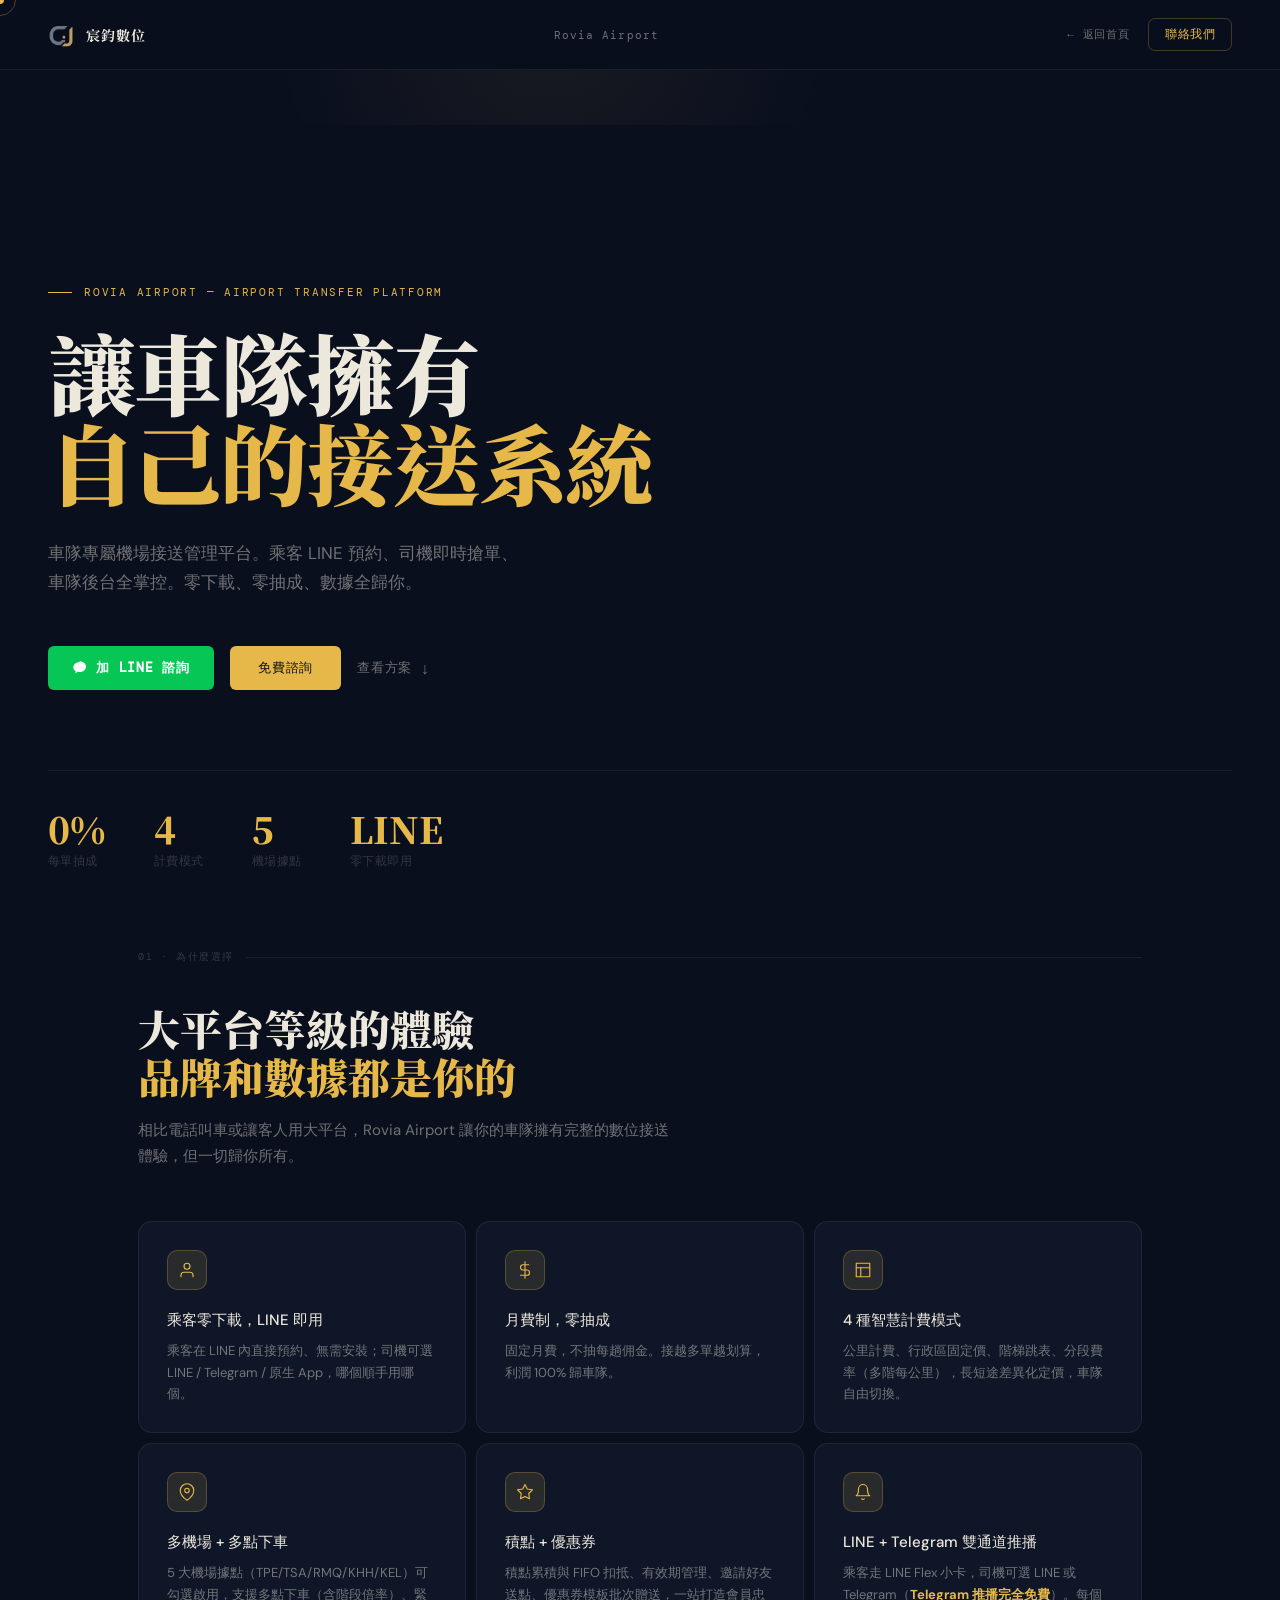
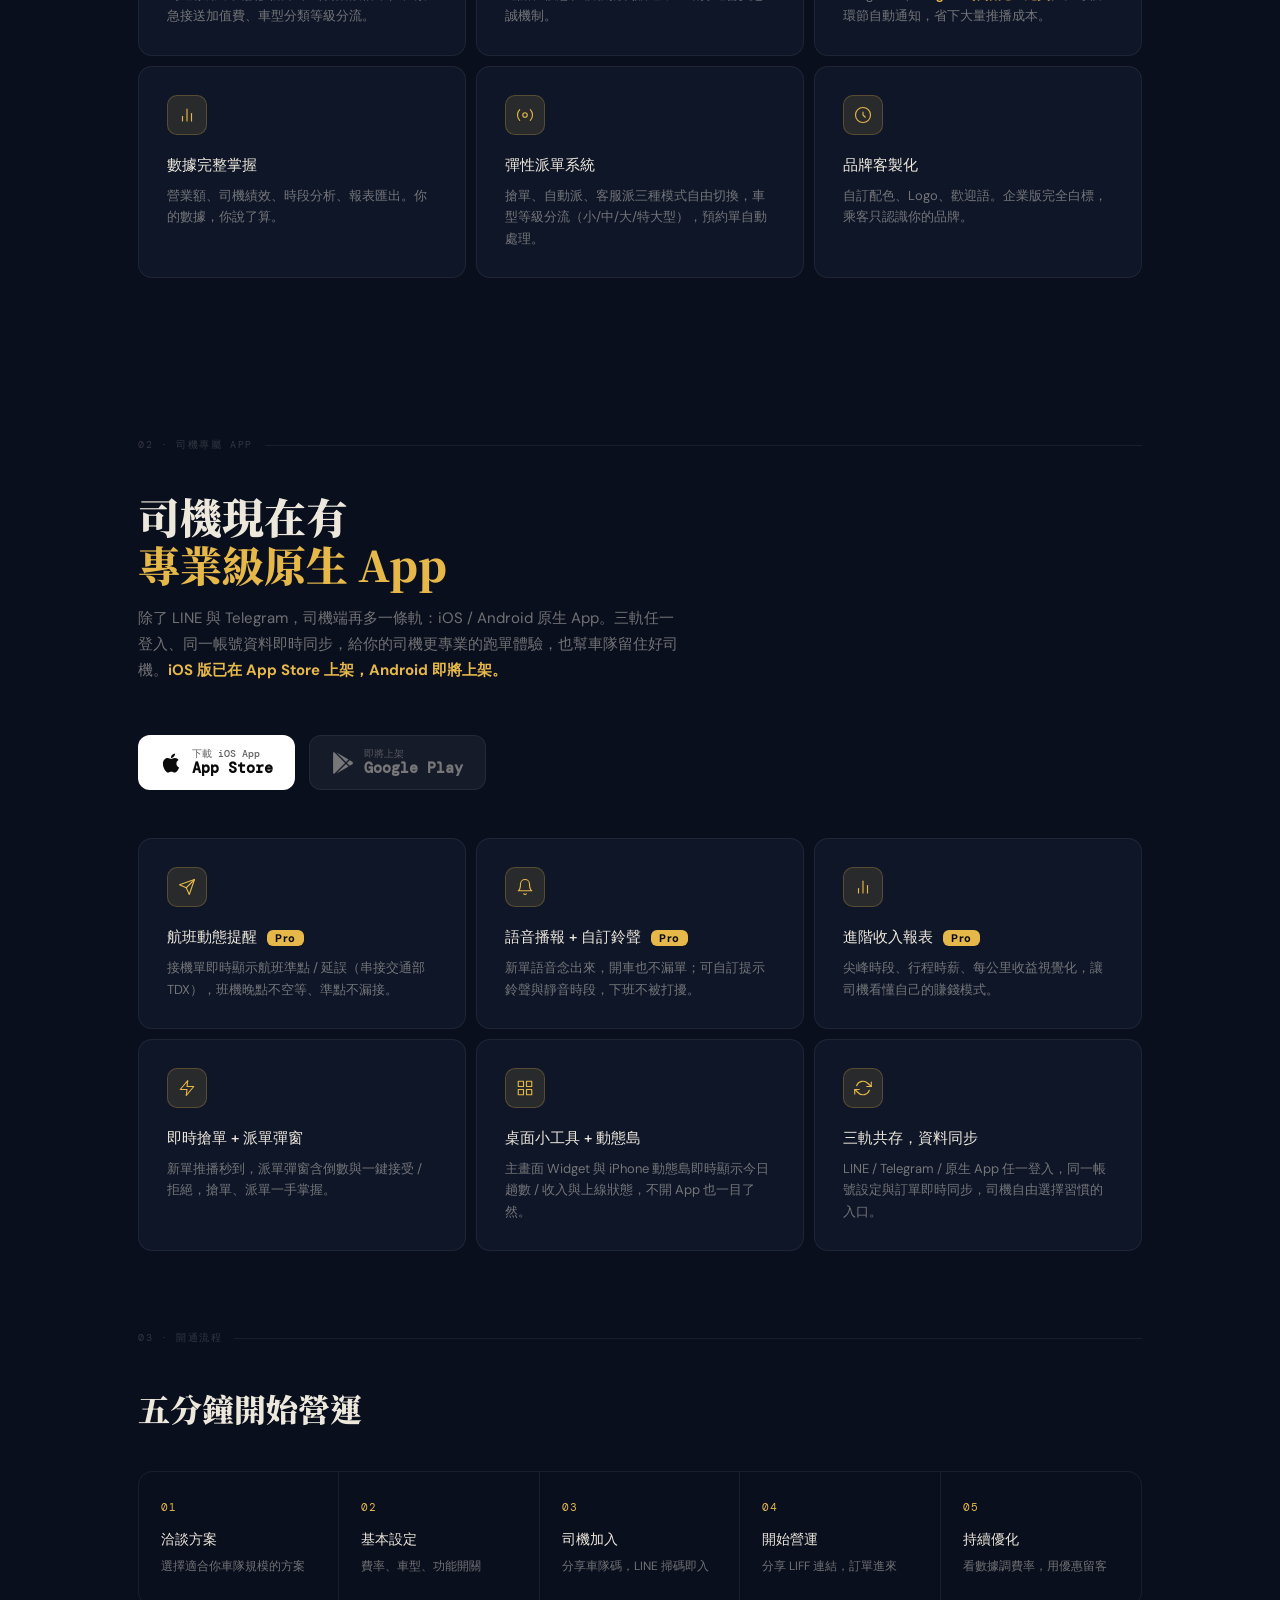
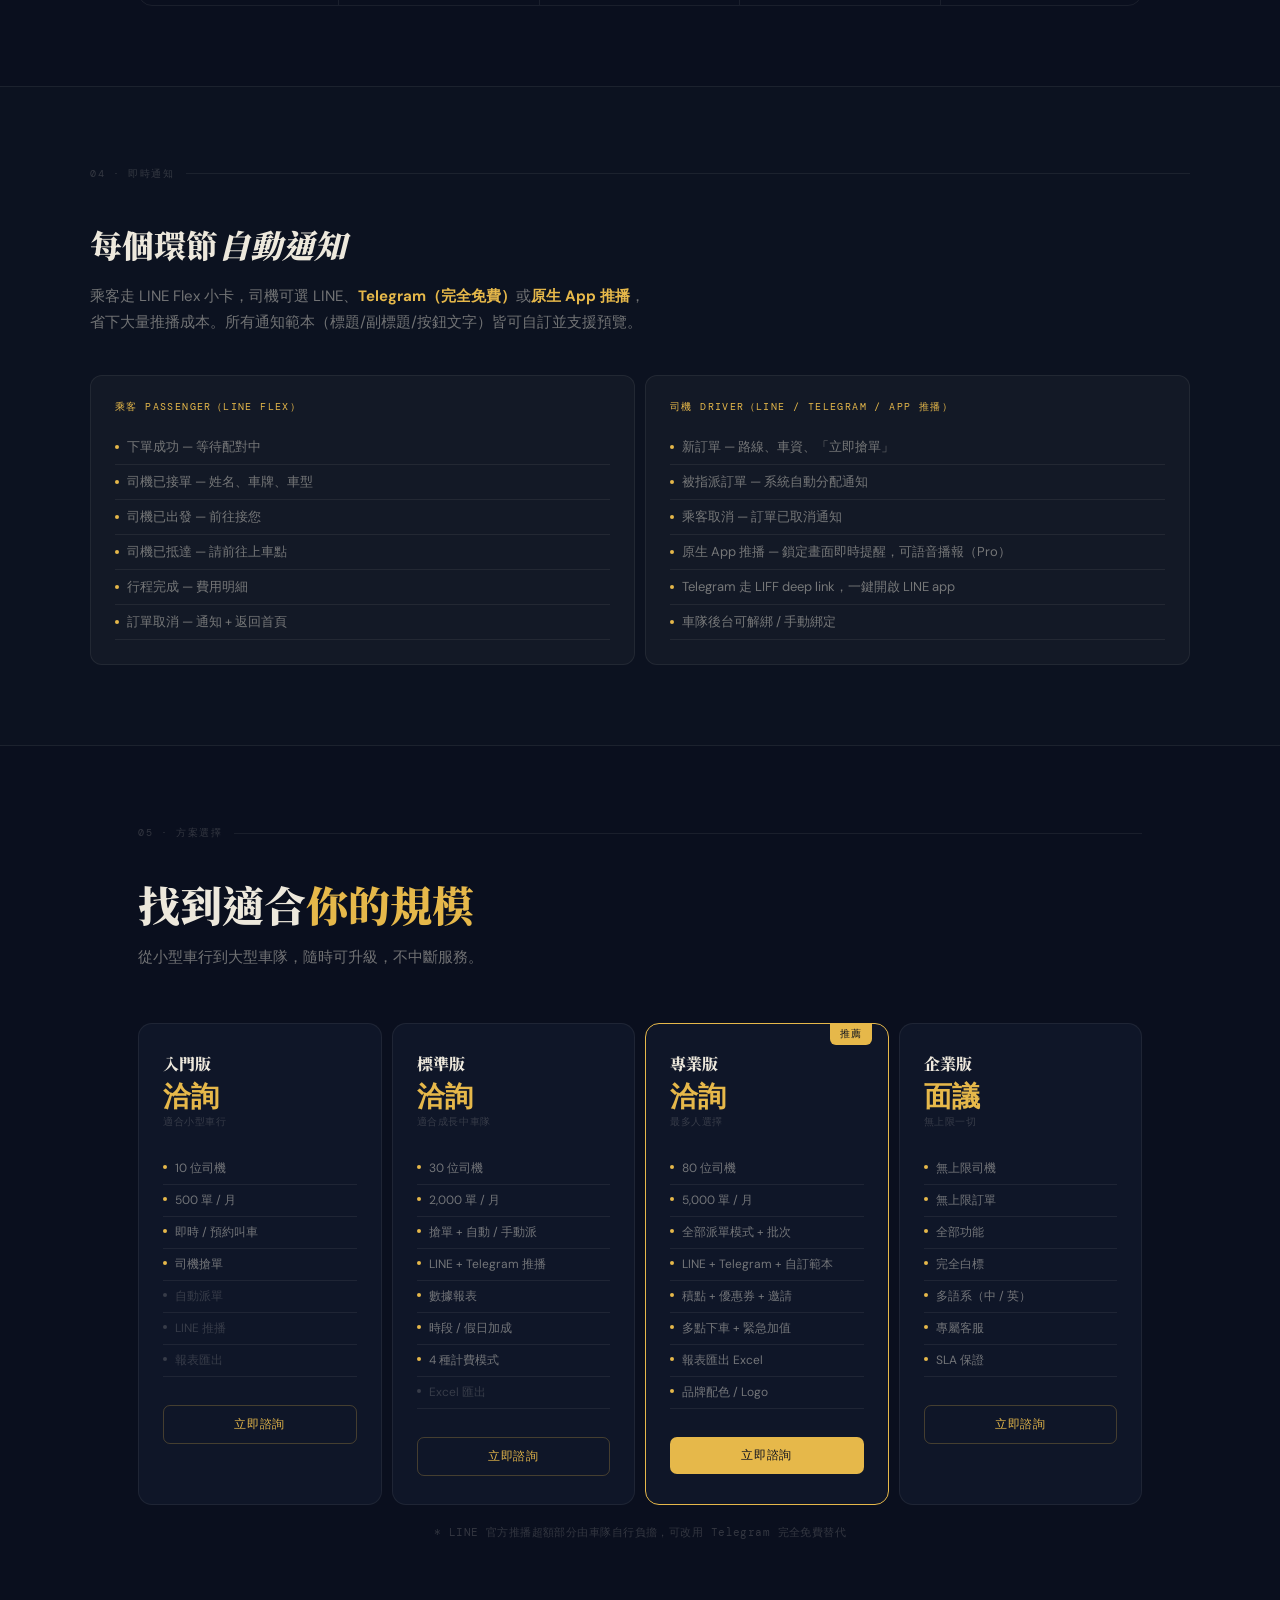
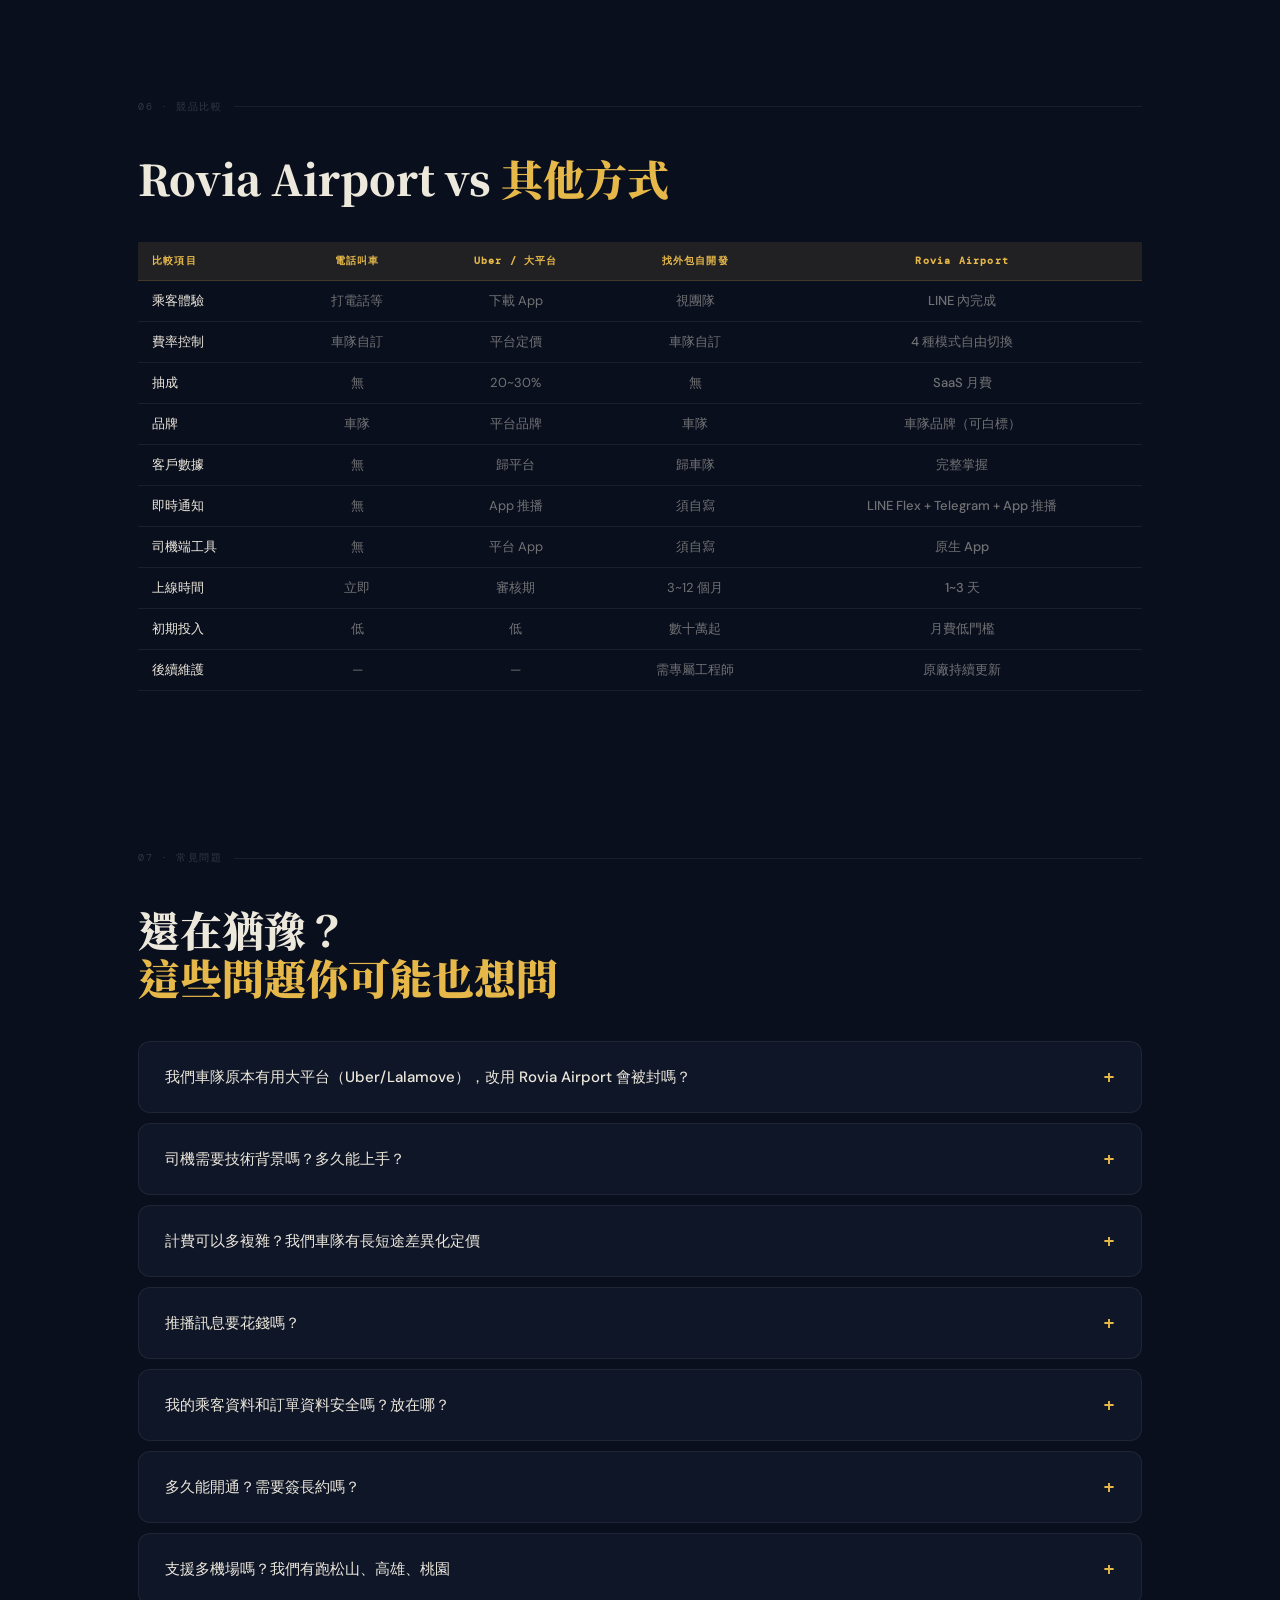
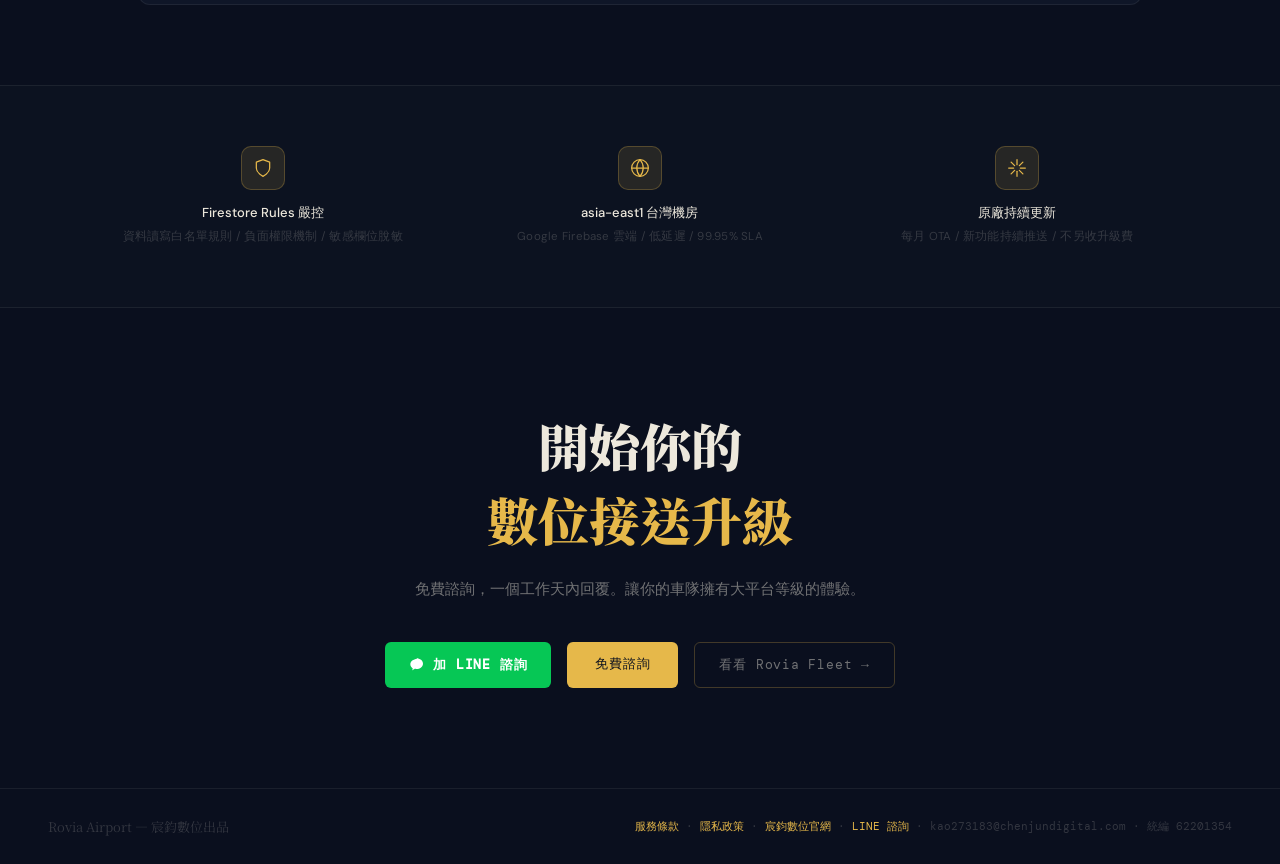
<file: rovia.html>
<!DOCTYPE html>
<html lang="zh-TW">
<head>
  <meta charset="UTF-8">
  <link rel="icon" type="image/png" href="/favicon.png?v=20260512">
  <meta name="viewport" content="width=device-width, initial-scale=1.0">
  <title>Rovia Airport — 機場接送平台 | 宸鈞數位</title>
  <meta name="description" content="Rovia Airport — 車隊專屬機場接送 SaaS。LINE 零下載預約、4 種計費模式、積點優惠券、Telegram 推播省成本，月費制零抽成。宸鈞數位出品。">
  <meta name="keywords" content="機場接送系統, 車隊管理, LINE叫車, LIFF, SaaS, 月費制, 零抽成, 階梯跳表, 分段費率, 行政區定價, 積點優惠券, Telegram 推播, 多機場, 多點下車, Rovia Airport, 宸鈞數位">
  <link rel="canonical" href="https://chenjundigital.com/rovia.html">

  <meta property="og:type" content="website">
  <meta property="og:url" content="https://chenjundigital.com/rovia.html">
  <meta property="og:title" content="Rovia Airport — 機場接送平台 | 宸鈞數位">
  <meta property="og:description" content="車隊專屬機場接送 SaaS。LINE 零下載、4 種計費模式、積點優惠券、Telegram 推播省成本、月費制零抽成。">
  <meta property="og:image" content="https://chenjundigital.com/og-image.png">
  <meta property="og:locale" content="zh_TW">
  <meta property="og:site_name" content="宸鈞數位">

  <meta name="twitter:card" content="summary_large_image">
  <meta name="twitter:title" content="Rovia Airport — 機場接送平台 | 宸鈞數位">
  <meta name="twitter:description" content="車隊專屬機場接送 SaaS。LINE 零下載、4 種計費模式、積點優惠券、Telegram 推播省成本、月費制零抽成。">
  <meta name="twitter:image" content="https://chenjundigital.com/og-image.png">

  <script type="application/ld+json">
  {
    "@context": "https://schema.org",
    "@type": "SoftwareApplication",
    "name": "Rovia Airport",
    "applicationCategory": "BusinessApplication",
    "operatingSystem": "Web, iOS, Android",
    "description": "車隊專屬機場接送管理平台。LINE 零下載預約、4 種計費模式（公里/行政區/階梯/分段）、積點優惠券、Telegram 推播省成本、5 大機場據點、月費制零抽成。",
    "url": "https://chenjundigital.com/rovia.html",
    "author": { "@type": "Organization", "name": "宸鈞數位有限公司" },
    "offers": { "@type": "Offer", "priceCurrency": "TWD", "price": "0", "description": "洽詢報價" }
  }
  </script>
  <script type="application/ld+json">
  {
    "@context": "https://schema.org",
    "@type": "FAQPage",
    "mainEntity": [
      {"@type":"Question","name":"我們車隊原本有用大平台，改用 Rovia Airport 會被封嗎？","acceptedAnswer":{"@type":"Answer","text":"不會。Rovia Airport 是車隊自有的 LINE 預約系統，與大平台是兩個獨立通路，可同時經營。"}},
      {"@type":"Question","name":"司機需要技術背景嗎？多久能上手？","acceptedAnswer":{"@type":"Answer","text":"不需要。司機端在 LINE LIFF 內運作，掃車隊碼即綁定，5–10 分鐘上手。"}},
      {"@type":"Question","name":"計費可以多複雜？","acceptedAnswer":{"@type":"Answer","text":"支援 4 種模式：公里計費、行政區固定價、階梯跳表、分段費率，並含車型倍率、時段假日加成、緊急加值費、多點下車。"}},
      {"@type":"Question","name":"推播訊息要花錢嗎？","acceptedAnswer":{"@type":"Answer","text":"LINE 官方推播超額需付費，Rovia 提供 Telegram 雙通道作為司機端通知選項，完全免費且不限量。"}},
      {"@type":"Question","name":"資料安全嗎？放在哪？","acceptedAnswer":{"@type":"Answer","text":"資料儲存於 Google Firebase asia-east1 台灣機房，透過 Firestore Rules 嚴格控管讀寫權限。"}},
      {"@type":"Question","name":"多久能開通？","acceptedAnswer":{"@type":"Answer","text":"1–3 個工作天可上線，月繳制無綁約，可隨時升降方案。"}},
      {"@type":"Question","name":"支援多機場嗎？","acceptedAnswer":{"@type":"Answer","text":"支援桃園 TPE、松山 TSA、台中 RMQ、高雄 KHH、基隆 KEL 共 5 個據點，車隊可自由勾選啟用。"}}
    ]
  }
  </script>
  <link rel="preconnect" href="https://fonts.googleapis.com">
  <link href="https://fonts.googleapis.com/css2?family=Noto+Serif+TC:wght@400;700;900&family=DM+Sans:opsz,wght@9..40,300;9..40,400;9..40,500&family=DM+Mono:wght@400;500&display=swap" rel="stylesheet">
  <style>
    *, *::before, *::after { box-sizing: border-box; margin: 0; padding: 0; }

    :root {
      --bg:     #0A0F1E;
      --bg2:    #0F1628;
      --bg3:    #0C1220;
      --gold:   #E6B84A;
      --gold2:  #F5D07A;
      --golddim: rgba(230,184,74,0.12);
      --goldborder: rgba(230,184,74,0.25);
      --text:   #EDE8DC;
      --dim:    rgba(237,232,220,0.45);
      --faint:  rgba(237,232,220,0.18);
      --border: rgba(237,232,220,0.07);
      --serif:  'Noto Serif TC', serif;
      --sans:   'DM Sans', sans-serif;
      --mono:   'DM Mono', monospace;
    }

    html { scroll-behavior: smooth; }
    body { background: var(--bg); color: var(--text); font-family: var(--sans); overflow-x: hidden; cursor: none; }

    /* cursor */
    #cur { position:fixed;top:0;left:0;pointer-events:none;z-index:9999;width:8px;height:8px;background:var(--gold);border-radius:50%;transform:translate(-50%,-50%);transition:transform .1s; }
    #cur-r { position:fixed;top:0;left:0;pointer-events:none;z-index:9998;width:32px;height:32px;border:1px solid rgba(230,184,74,0.3);border-radius:50%;transform:translate(-50%,-50%);transition:transform .2s,width .2s,height .2s; }

    /* nav */
    nav {
      position: sticky; top: 0; z-index: 100;
      display: flex; justify-content: space-between; align-items: center;
      padding: 18px 48px;
      background: rgba(10,15,30,0.88); backdrop-filter: blur(14px);
      border-bottom: 0.5px solid var(--border);
    }
    .nav-brand { display:flex; align-items:center; gap:10px; text-decoration:none; }
    .nav-mark { width:28px;height:28px;border-radius:50%;object-fit:cover; }
    .nav-name { font-family:var(--serif);font-size:14px;font-weight:700;color:var(--text);letter-spacing:.06em; }
    .nav-sub { font-family:var(--mono);font-size:11px;color:var(--dim);letter-spacing:.1em; }
    .nav-right { display:flex; align-items:center; gap:18px; }
    .nav-back { font-family:var(--mono);font-size:11px;color:var(--dim);text-decoration:none;letter-spacing:.08em;transition:color .2s; }
    .nav-back:hover { color:var(--gold); }
    .nav-cta { font-family:var(--sans);font-size:12px;font-weight:500;color:var(--gold);border:.5px solid var(--goldborder);padding:7px 16px;border-radius:7px;text-decoration:none;letter-spacing:.04em;transition:background .2s; }
    .nav-cta:hover { background: var(--golddim); }

    /* hero */
    .hero {
      height: 100vh;
      max-height: 800px;
      display: flex; flex-direction: column;
      justify-content: center;
      padding: 0 48px;
      position: relative; overflow: hidden;
    }
    .hero-bg {
      position: absolute; inset: 0; z-index: 0;
      background: var(--bg);
    }
    .hero-glow {
      position: absolute; top: -20%; right: -10%;
      width: 60vw; height: 60vw;
      background: radial-gradient(circle, rgba(230,184,74,0.07) 0%, transparent 70%);
      pointer-events: none;
    }
    .hero-grid-lines {
      position: absolute; inset: 0;
      background-image:
        linear-gradient(rgba(230,184,74,0.03) 1px, transparent 1px),
        linear-gradient(90deg, rgba(230,184,74,0.03) 1px, transparent 1px);
      background-size: 60px 60px;
    }
    .hero > * { position: relative; z-index: 1; }

    .hero-eyebrow {
      display: flex; align-items: center; gap: 12px;
      font-family: var(--mono); font-size: 11px; letter-spacing: .16em;
      color: var(--gold); text-transform: uppercase; margin-bottom: 28px;
    }
    .hero-eyebrow::before { content:''; width:24px; height:1px; background:var(--gold); }

    .hero h1 {
      font-family: var(--serif); font-size: clamp(52px, 7.5vw, 88px);
      font-weight: 900; line-height: 1.02; letter-spacing: -.02em;
      color: var(--text); margin-bottom: 32px; max-width: 800px;
    }
    .hero h1 em { font-style: normal; color: var(--gold); }

    .hero-desc {
      font-size: 17px; color: var(--dim); line-height: 1.75;
      max-width: 480px; margin-bottom: 48px;
    }

    .hero-cta { display:flex; gap:16px; align-items:center; flex-wrap:wrap; }
    .btn-gold {
      background: var(--gold); color: #0A0F1E;
      font-family: var(--mono); font-size: 13px; font-weight: 500;
      letter-spacing: .06em; padding: 13px 28px; border-radius: 6px;
      text-decoration: none; transition: opacity .2s;
    }
    .btn-gold:hover { opacity: .88; }
    .btn-line {
      font-family: var(--mono); font-size: 13px; letter-spacing: .06em;
      color: var(--dim); text-decoration: none;
      display: flex; align-items: center; gap: 8px; transition: color .2s;
    }
    .btn-line:hover { color: var(--text); }
    .btn-lineapp {
      background:#06C755; color:#fff;
      font-family:var(--mono); font-size:13px; font-weight:600;
      letter-spacing:.06em; padding:13px 24px; border-radius:6px;
      text-decoration:none; transition:opacity .2s;
      display:inline-flex; align-items:center; gap:8px;
    }
    .btn-lineapp:hover { opacity:.88; }
    .btn-lineapp svg { width:16px; height:16px; fill:currentColor; }

    .hero-stats {
      display: flex; gap: 48px; margin-top: 80px;
      padding-top: 40px; border-top: 0.5px solid var(--border);
    }
    .hstat-num { font-family:var(--serif);font-size:36px;font-weight:900;color:var(--gold);line-height:1; }
    .hstat-label { font-size:12px;color:var(--faint);margin-top:6px;letter-spacing:.04em; }

    /* sections */
    .sec { padding: 80px 48px; max-width: 1100px; margin: 0 auto; }
    .sec-tag {
      display: flex; align-items: center; gap: 12px;
      font-family: var(--mono); font-size: 10px; letter-spacing: .16em;
      color: var(--faint); text-transform: uppercase; margin-bottom: 40px;
    }
    .sec-tag::after { content:''; flex:1; height:.5px; background:var(--border); }
    .sec h2 {
      font-family: var(--serif); font-size: clamp(28px, 3.5vw, 42px);
      font-weight: 900; line-height: 1.15; margin-bottom: 16px;
    }
    .sec h2 em { font-style:normal; color:var(--gold); }
    .sec-desc { font-size:15px; color:var(--dim); line-height:1.75; max-width:540px; margin-bottom:52px; }

    /* feature cards */
    .feat-grid { display:grid; grid-template-columns:repeat(3,1fr); gap:10px; }
    .fcard {
      background: var(--bg2); border: .5px solid var(--border);
      border-radius: 14px; padding: 28px;
      transition: border-color .25s, background .25s;
    }
    .fcard:hover { border-color: var(--goldborder); background: var(--bg3); }
    .fcard-icon {
      width: 40px; height: 40px; border-radius: 10px;
      background: var(--golddim); border: .5px solid var(--goldborder);
      display: flex; align-items: center; justify-content: center;
      margin-bottom: 20px;
    }
    .fcard-icon svg { width:18px;height:18px;stroke:var(--gold);fill:none;stroke-width:1.5;stroke-linecap:round;stroke-linejoin:round; }
    .fcard h4 { font-size:15px;font-weight:500;color:var(--text);margin-bottom:10px; }
    .fcard p { font-size:13px;color:var(--dim);line-height:1.65; }

    /* how it works */
    .steps { display:grid; grid-template-columns:repeat(5,1fr); gap:0; border:.5px solid var(--border); border-radius:14px; overflow:hidden; }
    .step { padding:28px 22px; border-right:.5px solid var(--border); transition:background .2s; }
    .step:last-child { border-right:none; }
    .step:hover { background:rgba(237,232,220,0.025); }
    .step-n { font-family:var(--mono);font-size:11px;color:var(--gold);letter-spacing:.1em;margin-bottom:16px; }
    .step h4 { font-size:14px;font-weight:500;color:var(--text);margin-bottom:8px; }
    .step p { font-size:12px;color:var(--dim);line-height:1.6; }

    /* plans */
    .plans { display:grid; grid-template-columns:repeat(4,1fr); gap:10px; }
    .pcard {
      background: var(--bg2); border: .5px solid var(--border);
      border-radius:14px; padding:28px 24px; position:relative;
      transition: border-color .25s;
    }
    .pcard:hover { border-color: var(--goldborder); }
    .pcard.featured { border-color: var(--gold); }
    .pcard.featured::before {
      content: '推薦'; position:absolute; top:-1px; right:16px;
      background: var(--gold); color: #0A0F1E;
      font-family: var(--mono); font-size: 10px; letter-spacing:.08em;
      padding: 4px 10px; border-radius: 0 0 6px 6px;
    }
    .plan-name { font-family:var(--serif);font-size:16px;font-weight:900;color:var(--text);margin-bottom:8px; }
    .plan-price { font-size:28px;font-weight:700;color:var(--gold);line-height:1;margin-bottom:4px; }
    .plan-note { font-family:var(--mono);font-size:10px;color:var(--faint);letter-spacing:.06em;margin-bottom:24px; }
    .plan-feats { list-style:none; margin-bottom:28px; }
    .plan-feats li { font-size:12px;color:var(--dim);padding:7px 0;border-bottom:.5px solid var(--border);display:flex;gap:8px;align-items:flex-start; }
    .plan-feats li::before { content:''; width:4px;height:4px;border-radius:50%;background:var(--gold);flex-shrink:0;margin-top:5px; }
    .plan-feats li.off { color:var(--faint); }
    .plan-feats li.off::before { background:var(--faint); }
    .plan-btn {
      display:block; text-align:center; font-family:var(--mono);
      font-size:12px; letter-spacing:.06em; text-decoration:none;
      padding:10px; border-radius:7px; transition:all .2s;
    }
    .plan-btn-fill { background:var(--gold);color:#0A0F1E; }
    .plan-btn-fill:hover { opacity:.88; }
    .plan-btn-out { border:.5px solid var(--goldborder);color:var(--gold); }
    .plan-btn-out:hover { background:var(--golddim); }

    /* compare */
    .cmp { width:100%;border-collapse:collapse;font-size:13px;margin-top:40px; }
    .cmp th { background:rgba(230,184,74,0.1);color:var(--gold);font-family:var(--mono);font-size:10px;letter-spacing:.12em;padding:12px 14px;text-align:center;border-bottom:.5px solid var(--goldborder); }
    .cmp th:first-child { text-align:left; }
    .cmp td { padding:11px 14px;border-bottom:.5px solid var(--border);text-align:center;color:var(--dim); }
    .cmp td:first-child { text-align:left;color:var(--text);font-weight:500; }
    .cmp tr:hover td { background:rgba(237,232,220,0.02); }
    .yes { color:var(--gold);font-weight:500; }
    .no  { color:var(--faint); }

    /* faq */
    .faq-list { display:flex;flex-direction:column;gap:10px; }
    .faq-item {
      background: var(--bg2); border: .5px solid var(--border);
      border-radius:12px; padding: 22px 26px;
      transition: border-color .25s;
    }
    .faq-item:hover { border-color: var(--goldborder); }
    .faq-item summary {
      cursor: pointer; list-style: none;
      display:flex;justify-content:space-between;align-items:center;gap:16px;
      font-size:15px; color:var(--text); font-weight:500;
    }
    .faq-item summary::-webkit-details-marker { display:none; }
    .faq-item summary::after {
      content:'+'; font-family:var(--mono); font-size:20px;
      color:var(--gold); flex-shrink:0; transition:transform .2s;
    }
    .faq-item[open] summary::after { transform: rotate(45deg); }
    .faq-item .faq-body {
      margin-top: 16px; padding-top: 16px;
      border-top: .5px solid var(--border);
      font-size: 13.5px; color: var(--dim); line-height: 1.8;
    }

    /* trust strip */
    .trust-strip {
      background: var(--bg3);
      border-top: .5px solid var(--border);
      border-bottom: .5px solid var(--border);
      padding: 60px 48px;
    }
    .trust-inner { max-width:1100px;margin:0 auto;display:grid;grid-template-columns:repeat(3,1fr);gap:32px; }
    .trust-item { text-align:center; }
    .trust-icon {
      width:44px;height:44px;border-radius:10px;
      background:var(--golddim);border:.5px solid var(--goldborder);
      display:flex;align-items:center;justify-content:center;margin:0 auto 14px;
    }
    .trust-icon svg { width:20px;height:20px;stroke:var(--gold);fill:none;stroke-width:1.5;stroke-linecap:round;stroke-linejoin:round; }
    .trust-title { font-size:13px;font-weight:500;color:var(--text);margin-bottom:6px; }
    .trust-desc { font-size:11.5px;color:var(--faint);line-height:1.6;letter-spacing:.02em; }

    @media(max-width:900px){
      .trust-inner { grid-template-columns:1fr 1fr;gap:24px; }
      .trust-strip { padding:40px 24px; }
    }

    /* dark strip */
    .strip {
      background: var(--bg3);
      border-top: .5px solid var(--border);
      border-bottom: .5px solid var(--border);
      padding: 80px 48px;
    }
    .strip-inner { max-width:1100px; margin:0 auto; }
    .notify-grid { display:grid; grid-template-columns:1fr 1fr; gap:10px; margin-top:40px; }
    .ncard {
      background: rgba(237,232,220,0.03); border:.5px solid var(--border);
      border-radius:12px; padding:24px;
    }
    .ncard-role { font-family:var(--mono);font-size:10px;letter-spacing:.14em;color:var(--gold);text-transform:uppercase;margin-bottom:16px; }
    .nlist { list-style:none; }
    .nlist li { font-size:13px;color:var(--dim);padding:8px 0;border-bottom:.5px solid var(--border);display:flex;gap:8px;align-items:center; }
    .nlist li::before { content:''; width:4px;height:4px;border-radius:50%;background:var(--gold);flex-shrink:0; }

    /* cta */
    .cta-wrap {
      text-align:center; padding:100px 48px;
    }
    .cta-wrap h2 { font-family:var(--serif);font-size:clamp(28px,4vw,52px);font-weight:900;margin-bottom:20px; }
    .cta-wrap h2 em { font-style:normal;color:var(--gold); }
    .cta-wrap p { font-size:15px;color:var(--dim);max-width:480px;margin:0 auto 40px;line-height:1.75; }
    .cta-btns { display:flex;gap:16px;justify-content:center;flex-wrap:wrap; }

    /* footer */
    footer { padding:28px 48px;border-top:.5px solid var(--border);display:flex;justify-content:space-between;align-items:center; }
    .ft-l { font-family:var(--serif);font-size:13px;color:var(--faint); }
    .ft-r { font-family:var(--mono);font-size:11px;color:var(--faint); }
    .ft-r a { color:var(--gold);text-decoration:none; }

    /* reveal */
    .rv { opacity:0;transform:translateY(24px);transition:opacity .65s,transform .65s; }
    .rv.in { opacity:1;transform:translateY(0); }

    /* rwd */
    @media(max-width:900px){
      nav,footer { padding:16px 24px; }
      .hero { padding:0 24px 60px;min-height:auto;padding-top:80px; }
      .sec { padding:60px 24px; }
      .feat-grid { grid-template-columns:1fr; }
      .steps { grid-template-columns:1fr 1fr; }
      .step { border-right:.5px solid var(--border); }
      .step:nth-child(2n) { border-right:none; }
      .plans { grid-template-columns:1fr 1fr; }
      .notify-grid { grid-template-columns:1fr; }
      .cta-wrap { padding:60px 24px; }
      .strip { padding:60px 24px; }
      .hero-stats { gap:28px; }
      body { cursor:auto; }
      #cur,#cur-r { display:none; }
    }
    @media(max-width:520px){
      .plans { grid-template-columns:1fr; }
      .steps { grid-template-columns:1fr; }
    }
  </style>
</head>
<body>

<div id="cur"></div>
<div id="cur-r"></div>

<!-- Nav -->
<nav>
  <a href="index.html" class="nav-brand">
    <img class="nav-mark" src="chenjun-logo.png" alt="宸鈞數位 logo">
    <span class="nav-name">宸鈞數位</span>
  </a>
  <span class="nav-sub">Rovia Airport</span>
  <div class="nav-right">
    <a href="index.html" class="nav-back">← 返回首頁</a>
    <a href="mailto:gscsaroc.sv@gmail.com" class="nav-cta">聯絡我們</a>
  </div>
</nav>

<!-- Hero -->
<section class="hero">
  <div class="hero-bg"></div>
  <div class="hero-glow"></div>
  <div class="hero-grid-lines"></div>

  <div class="hero-eyebrow">Rovia Airport — Airport Transfer Platform</div>
  <h1>讓車隊擁有<br><em>自己的接送系統</em></h1>
  <p class="hero-desc">車隊專屬機場接送管理平台。乘客 LINE 預約、司機即時搶單、車隊後台全掌控。零下載、零抽成、數據全歸你。</p>
  <div class="hero-cta">
    <a href="https://lin.ee/rI3ZdQL" target="_blank" rel="noopener" class="btn-lineapp"><svg viewBox="0 0 24 24"><path d="M12 3C6.5 3 2 6.6 2 11c0 2.5 1.4 4.7 3.6 6.2-.1.6-.6 2.1-.7 2.5 0 .2.1.4.4.3.3-.1 2.4-1.6 3.3-2.2.8.1 1.6.2 2.4.2 5.5 0 10-3.6 10-8s-4.5-8-10-8z"/></svg>加 LINE 諮詢</a>
    <a href="mailto:gscsaroc.sv@gmail.com?subject=Rovia Airport 諮詢" class="btn-gold">免費諮詢</a>
    <a href="#plans" class="btn-line">查看方案 <span style="font-size:16px">↓</span></a>
  </div>
  <div class="hero-stats">
    <div>
      <div class="hstat-num">0%</div>
      <div class="hstat-label">每單抽成</div>
    </div>
    <div>
      <div class="hstat-num">4</div>
      <div class="hstat-label">計費模式</div>
    </div>
    <div>
      <div class="hstat-num">5</div>
      <div class="hstat-label">機場據點</div>
    </div>
    <div>
      <div class="hstat-num">LINE</div>
      <div class="hstat-label">零下載即用</div>
    </div>
  </div>
</section>

<!-- Why -->
<div class="sec rv">
  <div class="sec-tag">01 · 為什麼選擇</div>
  <h2>大平台等級的體驗<br><em>品牌和數據都是你的</em></h2>
  <p class="sec-desc">相比電話叫車或讓客人用大平台，Rovia Airport 讓你的車隊擁有完整的數位接送體驗，但一切歸你所有。</p>
  <div class="feat-grid">
    <div class="fcard rv">
      <div class="fcard-icon"><svg viewBox="0 0 24 24"><path d="M20 21v-2a4 4 0 0 0-4-4H8a4 4 0 0 0-4 4v2"/><circle cx="12" cy="7" r="4"/></svg></div>
      <h4>乘客零下載，LINE 即用</h4>
      <p>乘客在 LINE 內直接預約、無需安裝；司機可選 LINE / Telegram / 原生 App，哪個順手用哪個。</p>
    </div>
    <div class="fcard rv">
      <div class="fcard-icon"><svg viewBox="0 0 24 24"><line x1="12" y1="1" x2="12" y2="23"/><path d="M17 5H9.5a3.5 3.5 0 0 0 0 7h5a3.5 3.5 0 0 1 0 7H6"/></svg></div>
      <h4>月費制，零抽成</h4>
      <p>固定月費，不抽每趟佣金。接越多單越划算，利潤 100% 歸車隊。</p>
    </div>
    <div class="fcard rv">
      <div class="fcard-icon"><svg viewBox="0 0 24 24"><path d="M3 3h18v18H3z"/><path d="M3 9h18"/><path d="M9 21V9"/></svg></div>
      <h4>4 種智慧計費模式</h4>
      <p>公里計費、行政區固定價、階梯跳表、分段費率（多階每公里），長短途差異化定價，車隊自由切換。</p>
    </div>
    <div class="fcard rv">
      <div class="fcard-icon"><svg viewBox="0 0 24 24"><path d="M21 10c0 7-9 13-9 13s-9-6-9-13a9 9 0 0 1 18 0z"/><circle cx="12" cy="10" r="3"/></svg></div>
      <h4>多機場 + 多點下車</h4>
      <p>5 大機場據點（TPE/TSA/RMQ/KHH/KEL）可勾選啟用，支援多點下車（含階段倍率）、緊急接送加值費、車型分類等級分流。</p>
    </div>
    <div class="fcard rv">
      <div class="fcard-icon"><svg viewBox="0 0 24 24"><path d="M12 2l3 6 7 1-5 5 1 7-6-3-6 3 1-7-5-5 7-1z"/></svg></div>
      <h4>積點 + 優惠券</h4>
      <p>積點累積與 FIFO 扣抵、有效期管理、邀請好友送點、優惠券模板批次贈送，一站打造會員忠誠機制。</p>
    </div>
    <div class="fcard rv">
      <div class="fcard-icon"><svg viewBox="0 0 24 24"><path d="M18 8A6 6 0 0 0 6 8c0 7-3 9-3 9h18s-3-2-3-9"/><path d="M13.73 21a2 2 0 0 1-3.46 0"/></svg></div>
      <h4>LINE + Telegram 雙通道推播</h4>
      <p>乘客走 LINE Flex 小卡，司機可選 LINE 或 Telegram（<strong style="color:var(--gold)">Telegram 推播完全免費</strong>）。每個環節自動通知，省下大量推播成本。</p>
    </div>
    <div class="fcard rv">
      <div class="fcard-icon"><svg viewBox="0 0 24 24"><line x1="18" y1="20" x2="18" y2="10"/><line x1="12" y1="20" x2="12" y2="4"/><line x1="6" y1="20" x2="6" y2="14"/></svg></div>
      <h4>數據完整掌握</h4>
      <p>營業額、司機績效、時段分析、報表匯出。你的數據，你說了算。</p>
    </div>
    <div class="fcard rv">
      <div class="fcard-icon"><svg viewBox="0 0 24 24"><circle cx="12" cy="12" r="3"/><path d="M19.07 4.93a10 10 0 0 1 0 14.14"/><path d="M4.93 4.93a10 10 0 0 0 0 14.14"/></svg></div>
      <h4>彈性派單系統</h4>
      <p>搶單、自動派、客服派三種模式自由切換，車型等級分流（小/中/大/特大型），預約單自動處理。</p>
    </div>
    <div class="fcard rv">
      <div class="fcard-icon"><svg viewBox="0 0 24 24"><circle cx="12" cy="12" r="10"/><path d="M12 8v4l3 3"/></svg></div>
      <h4>品牌客製化</h4>
      <p>自訂配色、Logo、歡迎語。企業版完全白標，乘客只認識你的品牌。</p>
    </div>
  </div>
</div>

<!-- Driver App -->
<div class="sec rv" id="app">
  <div class="sec-tag">02 · 司機專屬 App</div>
  <h2>司機現在有<br><em>專業級原生 App</em></h2>
  <p class="sec-desc">除了 LINE 與 Telegram，司機端再多一條軌：iOS / Android 原生 App。三軌任一登入、同一帳號資料即時同步，給你的司機更專業的跑單體驗，也幫車隊留住好司機。<strong style="color:var(--gold)">iOS 版已在 App Store 上架，Android 即將上架。</strong></p>
  <div style="display:flex;gap:14px;flex-wrap:wrap;margin-bottom:48px">
    <a href="https://apps.apple.com/tw/app/rovia/id6772918351" target="_blank" rel="noopener" style="display:inline-flex;align-items:center;gap:10px;background:#fff;color:#0a0a0a;padding:12px 22px;border-radius:12px;text-decoration:none;transition:opacity .2s" onmouseover="this.style.opacity='.85'" onmouseout="this.style.opacity='1'">
      <svg viewBox="0 0 384 512" style="width:22px;height:22px;fill:currentColor"><path d="M318.7 268.7c-.2-36.7 16.4-64.4 50-84.8-18.8-26.9-47.2-41.7-84.7-44.6-35.5-2.8-74.3 20.7-88.5 20.7-15 0-49.4-19.7-76.4-19.7C63.3 141.2 4 184.8 4 273.5q0 39.3 14.4 81.2c12.8 36.7 59 126.7 107.2 125.2 25.2-.6 43-17.9 75.8-17.9 31.8 0 48.3 17.9 76.4 17.9 48.6-.7 90.4-82.5 102.6-119.3-65.2-30.7-61.7-90-61.7-91.9zm-56.6-164.2c27.3-32.4 24.8-61.9 24-72.5-24.1 1.4-52 16.4-67.9 34.9-17.5 19.8-27.8 44.3-25.6 71.9 26.1 2 49.9-11.4 69.5-34.3z"/></svg>
      <span style="display:flex;flex-direction:column;line-height:1.15;font-family:var(--mono)"><span style="font-size:10px;font-weight:500;opacity:.65">下載 iOS App</span><span style="font-size:15px;font-weight:700">App Store</span></span>
    </a>
    <span style="display:inline-flex;align-items:center;gap:10px;background:rgba(255,255,255,.05);color:var(--dim);padding:12px 22px;border-radius:12px;border:.5px solid var(--border)">
      <svg viewBox="0 0 512 512" style="width:22px;height:22px;fill:currentColor"><path d="M325.3 234.3L104.6 13l280.8 161.2-60.1 60.1zM47 0C34 6.8 25.3 19.2 25.3 35.3v441.3c0 16.1 8.7 28.5 21.7 35.3l256.6-256L47 0zm425.2 225.6l-58.9-34.1-65.7 64.5 65.7 64.5 60.1-34.1c18-14.3 18-46.5-1.2-60.8zM104.6 499l280.8-161.2-60.1-60.1L104.6 499z"/></svg>
      <span style="display:flex;flex-direction:column;line-height:1.15;font-family:var(--mono)"><span style="font-size:10px;font-weight:500;opacity:.65">即將上架</span><span style="font-size:15px;font-weight:700">Google Play</span></span>
    </span>
  </div>
  <div class="feat-grid">
    <div class="fcard rv">
      <div class="fcard-icon"><svg viewBox="0 0 24 24"><line x1="22" y1="2" x2="11" y2="13"/><polygon points="22 2 15 22 11 13 2 9 22 2"/></svg></div>
      <h4>航班動態提醒 <span style="display:inline-block;font-size:11px;font-weight:800;color:#0a0a0a;background:var(--gold);padding:1px 8px;border-radius:6px;vertical-align:middle;margin-left:6px;letter-spacing:.5px">Pro</span></h4>
      <p>接機單即時顯示航班準點 / 延誤（串接交通部 TDX），班機晚點不空等、準點不漏接。</p>
    </div>
    <div class="fcard rv">
      <div class="fcard-icon"><svg viewBox="0 0 24 24"><path d="M18 8A6 6 0 0 0 6 8c0 7-3 9-3 9h18s-3-2-3-9"/><path d="M13.73 21a2 2 0 0 1-3.46 0"/></svg></div>
      <h4>語音播報 + 自訂鈴聲 <span style="display:inline-block;font-size:11px;font-weight:800;color:#0a0a0a;background:var(--gold);padding:1px 8px;border-radius:6px;vertical-align:middle;margin-left:6px;letter-spacing:.5px">Pro</span></h4>
      <p>新單語音念出來，開車也不漏單；可自訂提示鈴聲與靜音時段，下班不被打擾。</p>
    </div>
    <div class="fcard rv">
      <div class="fcard-icon"><svg viewBox="0 0 24 24"><line x1="18" y1="20" x2="18" y2="10"/><line x1="12" y1="20" x2="12" y2="4"/><line x1="6" y1="20" x2="6" y2="14"/></svg></div>
      <h4>進階收入報表 <span style="display:inline-block;font-size:11px;font-weight:800;color:#0a0a0a;background:var(--gold);padding:1px 8px;border-radius:6px;vertical-align:middle;margin-left:6px;letter-spacing:.5px">Pro</span></h4>
      <p>尖峰時段、行程時薪、每公里收益視覺化，讓司機看懂自己的賺錢模式。</p>
    </div>
    <div class="fcard rv">
      <div class="fcard-icon"><svg viewBox="0 0 24 24"><polygon points="13 2 3 14 12 14 11 22 21 10 12 10 13 2"/></svg></div>
      <h4>即時搶單 + 派單彈窗</h4>
      <p>新單推播秒到，派單彈窗含倒數與一鍵接受 / 拒絕，搶單、派單一手掌握。</p>
    </div>
    <div class="fcard rv">
      <div class="fcard-icon"><svg viewBox="0 0 24 24"><rect x="3" y="3" width="7" height="7"/><rect x="14" y="3" width="7" height="7"/><rect x="14" y="14" width="7" height="7"/><rect x="3" y="14" width="7" height="7"/></svg></div>
      <h4>桌面小工具 + 動態島</h4>
      <p>主畫面 Widget 與 iPhone 動態島即時顯示今日趟數 / 收入與上線狀態，不開 App 也一目了然。</p>
    </div>
    <div class="fcard rv">
      <div class="fcard-icon"><svg viewBox="0 0 24 24"><path d="M23 4v6h-6"/><path d="M1 20v-6h6"/><path d="M3.51 9a9 9 0 0 1 14.85-3.36L23 10M1 14l4.64 4.36A9 9 0 0 0 20.49 15"/></svg></div>
      <h4>三軌共存，資料同步</h4>
      <p>LINE / Telegram / 原生 App 任一登入，同一帳號設定與訂單即時同步，司機自由選擇習慣的入口。</p>
    </div>
  </div>
</div>

<!-- How it works -->
<div style="padding:0 48px 80px;max-width:1100px;margin:0 auto" class="rv">
  <div class="sec-tag">03 · 開通流程</div>
  <h2 style="font-family:var(--serif);font-size:32px;font-weight:900;margin-bottom:40px">五分鐘開始營運</h2>
  <div class="steps">
    <div class="step"><div class="step-n">01</div><h4>洽談方案</h4><p>選擇適合你車隊規模的方案</p></div>
    <div class="step"><div class="step-n">02</div><h4>基本設定</h4><p>費率、車型、功能開關</p></div>
    <div class="step"><div class="step-n">03</div><h4>司機加入</h4><p>分享車隊碼，LINE 掃碼即入</p></div>
    <div class="step"><div class="step-n">04</div><h4>開始營運</h4><p>分享 LIFF 連結，訂單進來</p></div>
    <div class="step"><div class="step-n">05</div><h4>持續優化</h4><p>看數據調費率，用優惠留客</p></div>
  </div>
</div>

<!-- Notify strip -->
<div class="strip">
  <div class="strip-inner rv">
    <div class="sec-tag">04 · 即時通知</div>
    <h2 style="font-family:var(--serif);font-size:32px;font-weight:900;margin-bottom:16px">每個環節<em>自動通知</em></h2>
    <p style="font-size:15px;color:var(--dim);max-width:560px;line-height:1.75">乘客走 LINE Flex 小卡，司機可選 LINE、<strong style="color:var(--gold)">Telegram（完全免費）</strong>或<strong style="color:var(--gold)">原生 App 推播</strong>，省下大量推播成本。所有通知範本（標題/副標題/按鈕文字）皆可自訂並支援預覽。</p>
    <div class="notify-grid">
      <div class="ncard">
        <div class="ncard-role">乘客 Passenger（LINE Flex）</div>
        <ul class="nlist">
          <li>下單成功 — 等待配對中</li>
          <li>司機已接單 — 姓名、車牌、車型</li>
          <li>司機已出發 — 前往接您</li>
          <li>司機已抵達 — 請前往上車點</li>
          <li>行程完成 — 費用明細</li>
          <li>訂單取消 — 通知 + 返回首頁</li>
        </ul>
      </div>
      <div class="ncard">
        <div class="ncard-role">司機 Driver（LINE / Telegram / App 推播）</div>
        <ul class="nlist">
          <li>新訂單 — 路線、車資、「立即搶單」</li>
          <li>被指派訂單 — 系統自動分配通知</li>
          <li>乘客取消 — 訂單已取消通知</li>
          <li>原生 App 推播 — 鎖定畫面即時提醒，可語音播報（Pro）</li>
          <li>Telegram 走 LIFF deep link，一鍵開啟 LINE app</li>
          <li>車隊後台可解綁 / 手動綁定</li>
        </ul>
      </div>
    </div>
  </div>
</div>

<!-- Plans -->
<div class="sec rv" id="plans">
  <div class="sec-tag">05 · 方案選擇</div>
  <h2>找到適合<em>你的規模</em></h2>
  <p class="sec-desc">從小型車行到大型車隊，隨時可升級，不中斷服務。</p>
  <div class="plans">
    <div class="pcard rv">
      <div class="plan-name">入門版</div>
      <div class="plan-price">洽詢</div>
      <div class="plan-note">適合小型車行</div>
      <ul class="plan-feats">
        <li>10 位司機</li>
        <li>500 單 / 月</li>
        <li>即時 / 預約叫車</li>
        <li>司機搶單</li>
        <li class="off">自動派單</li>
        <li class="off">LINE 推播</li>
        <li class="off">報表匯出</li>
      </ul>
      <a href="mailto:gscsaroc.sv@gmail.com?subject=Rovia Airport 入門版" class="plan-btn plan-btn-out">立即諮詢</a>
    </div>
    <div class="pcard rv">
      <div class="plan-name">標準版</div>
      <div class="plan-price">洽詢</div>
      <div class="plan-note">適合成長中車隊</div>
      <ul class="plan-feats">
        <li>30 位司機</li>
        <li>2,000 單 / 月</li>
        <li>搶單 + 自動 / 手動派</li>
        <li>LINE + Telegram 推播</li>
        <li>數據報表</li>
        <li>時段 / 假日加成</li>
        <li>4 種計費模式</li>
        <li class="off">Excel 匯出</li>
      </ul>
      <a href="mailto:gscsaroc.sv@gmail.com?subject=Rovia Airport 標準版" class="plan-btn plan-btn-out">立即諮詢</a>
    </div>
    <div class="pcard featured rv">
      <div class="plan-name">專業版</div>
      <div class="plan-price">洽詢</div>
      <div class="plan-note">最多人選擇</div>
      <ul class="plan-feats">
        <li>80 位司機</li>
        <li>5,000 單 / 月</li>
        <li>全部派單模式 + 批次</li>
        <li>LINE + Telegram + 自訂範本</li>
        <li>積點 + 優惠券 + 邀請</li>
        <li>多點下車 + 緊急加值</li>
        <li>報表匯出 Excel</li>
        <li>品牌配色 / Logo</li>
      </ul>
      <a href="mailto:gscsaroc.sv@gmail.com?subject=Rovia Airport 專業版" class="plan-btn plan-btn-fill">立即諮詢</a>
    </div>
    <div class="pcard rv">
      <div class="plan-name">企業版</div>
      <div class="plan-price">面議</div>
      <div class="plan-note">無上限一切</div>
      <ul class="plan-feats">
        <li>無上限司機</li>
        <li>無上限訂單</li>
        <li>全部功能</li>
        <li>完全白標</li>
        <li>多語系（中 / 英）</li>
        <li>專屬客服</li>
        <li>SLA 保證</li>
      </ul>
      <a href="mailto:gscsaroc.sv@gmail.com?subject=Rovia Airport 企業版" class="plan-btn plan-btn-out">立即諮詢</a>
    </div>
  </div>
  <p style="font-family:var(--mono);font-size:11px;color:var(--faint);text-align:center;margin-top:20px;letter-spacing:.04em">
    * LINE 官方推播超額部分由車隊自行負擔，可改用 Telegram 完全免費替代
  </p>
</div>

<!-- Compare -->
<div class="sec rv">
  <div class="sec-tag">06 · 競品比較</div>
  <h2>Rovia Airport vs <em>其他方式</em></h2>
  <table class="cmp">
    <thead>
      <tr><th>比較項目</th><th>電話叫車</th><th>Uber / 大平台</th><th>找外包自開發</th><th>Rovia Airport</th></tr>
    </thead>
    <tbody>
      <tr><td>乘客體驗</td><td>打電話等</td><td>下載 App</td><td>視團隊</td><td class="yes">LINE 內完成</td></tr>
      <tr><td>費率控制</td><td>車隊自訂</td><td>平台定價</td><td>車隊自訂</td><td class="yes">4 種模式自由切換</td></tr>
      <tr><td>抽成</td><td>無</td><td>20~30%</td><td>無</td><td class="yes">SaaS 月費</td></tr>
      <tr><td>品牌</td><td>車隊</td><td>平台品牌</td><td>車隊</td><td class="yes">車隊品牌（可白標）</td></tr>
      <tr><td>客戶數據</td><td class="no">無</td><td>歸平台</td><td>歸車隊</td><td class="yes">完整掌握</td></tr>
      <tr><td>即時通知</td><td class="no">無</td><td>App 推播</td><td class="no">須自寫</td><td class="yes">LINE Flex + Telegram + App 推播</td></tr>
      <tr><td>司機端工具</td><td class="no">無</td><td>平台 App</td><td class="no">須自寫</td><td class="yes">原生 App</td></tr>
      <tr><td>上線時間</td><td>立即</td><td>審核期</td><td>3~12 個月</td><td class="yes">1~3 天</td></tr>
      <tr><td>初期投入</td><td>低</td><td>低</td><td class="no">數十萬起</td><td class="yes">月費低門檻</td></tr>
      <tr><td>後續維護</td><td>—</td><td>—</td><td class="no">需專屬工程師</td><td class="yes">原廠持續更新</td></tr>
    </tbody>
  </table>
</div>

<!-- FAQ -->
<div class="sec rv">
  <div class="sec-tag">07 · 常見問題</div>
  <h2>還在猶豫？<br><em>這些問題你可能也想問</em></h2>
  <div class="faq-list" style="margin-top:40px">
    <details class="faq-item">
      <summary>我們車隊原本有用大平台（Uber/Lalamove），改用 Rovia Airport 會被封嗎？</summary>
      <div class="faq-body">不會。Rovia Airport 是車隊「自有的」LINE 預約系統，乘客和司機關係建立在你的車隊與 LINE 官方帳號上，與大平台是兩個獨立通路。你可以同時經營，把熟客導入自有通路，逐步降低對抽成平台的依賴。</div>
    </details>
    <details class="faq-item">
      <summary>司機需要技術背景嗎？多久能上手？</summary>
      <div class="faq-body">不需要。司機端在 LINE LIFF 內運作，分享一條車隊碼或 QR Code，司機掃碼即綁定。介面只有 4 個 Tab：接單 / 未完成 / 紀錄 / 設定，操作邏輯類似計程車跳錶。一般司機 5–10 分鐘可熟悉，搭配新訂單 LINE/Telegram 推播，不會漏單。</div>
    </details>
    <details class="faq-item">
      <summary>計費可以多複雜？我們車隊有長短途差異化定價</summary>
      <div class="faq-body">支援 4 種模式：(1) 公里計費；(2) 行政區固定價（每個機場可獨立設不同行政區價，支援 Excel 批次匯入）；(3) 階梯跳表（類似計程車跳錶）；(4) 分段費率（多階每公里，例如 1–15km 每 km $50、16–40km 每 km $25、41+ km 每 km $15）。同時支援車型倍率、時段加成、假日加成、緊急接送加值費、多點下車加成。</div>
    </details>
    <details class="faq-item">
      <summary>推播訊息要花錢嗎？</summary>
      <div class="faq-body">LINE 官方推播有免費額度，超額需付費。Rovia Airport 提供 Telegram 雙通道作為司機端通知選項，<strong style="color:var(--gold)">Telegram 推播完全免費且不限量</strong>，可大幅降低推播成本。乘客端維持 LINE Flex 小卡（提供最佳預約體驗）。</div>
    </details>
    <details class="faq-item">
      <summary>我的乘客資料和訂單資料安全嗎？放在哪？</summary>
      <div class="faq-body">所有資料儲存於 Google Firebase 雲端（asia-east1 台灣機房），透過 Firestore Rules 嚴格控管讀寫權限：乘客只能看自己的資料、車隊只能看自家訂單、敏感欄位（如電話）支援負面權限禁止匯出/查看。Storage 限制頭像、品牌資源僅本人或管理員可上傳。所有 onCall 函式經身份驗證才能執行。</div>
    </details>
    <details class="faq-item">
      <summary>多久能開通？需要簽長約嗎？</summary>
      <div class="faq-body">標準流程 1–3 個工作天：第 1 天確認方案與基本設定（費率、車型、機場據點），第 2 天司機綁定 + 內部試跑，第 3 天正式對外營運。月繳制，可隨時升降方案，無綁約。企業版另約。</div>
    </details>
    <details class="faq-item">
      <summary>支援多機場嗎？我們有跑松山、高雄、桃園</summary>
      <div class="faq-body">支援 5 大機場據點：桃園 TPE、松山 TSA、台中 RMQ、高雄 KHH、基隆 KEL（碼頭）。車隊可自由勾選啟用，每個機場可獨立設定不同的行政區固定價。</div>
    </details>
  </div>
</div>

<!-- Trust strip -->
<div class="trust-strip">
  <div class="trust-inner">
    <div class="trust-item rv">
      <div class="trust-icon"><svg viewBox="0 0 24 24"><path d="M12 22s8-4 8-10V5l-8-3-8 3v7c0 6 8 10 8 10z"/></svg></div>
      <div class="trust-title">Firestore Rules 嚴控</div>
      <div class="trust-desc">資料讀寫白名單規則 / 負面權限機制 / 敏感欄位脫敏</div>
    </div>
    <div class="trust-item rv">
      <div class="trust-icon"><svg viewBox="0 0 24 24"><circle cx="12" cy="12" r="10"/><path d="M2 12h20"/><path d="M12 2a15 15 0 0 1 0 20a15 15 0 0 1 0-20z"/></svg></div>
      <div class="trust-title">asia-east1 台灣機房</div>
      <div class="trust-desc">Google Firebase 雲端 / 低延遲 / 99.95% SLA</div>
    </div>
    <div class="trust-item rv">
      <div class="trust-icon"><svg viewBox="0 0 24 24"><path d="M12 2v6"/><path d="M12 22v-6"/><path d="M4.93 4.93l4.24 4.24"/><path d="M14.83 14.83l4.24 4.24"/><path d="M2 12h6"/><path d="M16 12h6"/><path d="M4.93 19.07l4.24-4.24"/><path d="M14.83 9.17l4.24-4.24"/></svg></div>
      <div class="trust-title">原廠持續更新</div>
      <div class="trust-desc">每月 OTA / 新功能持續推送 / 不另收升級費</div>
    </div>
  </div>
</div>

<!-- CTA -->
<div class="cta-wrap rv">
  <h2>開始你的<br><em>數位接送升級</em></h2>
  <p>免費諮詢，一個工作天內回覆。讓你的車隊擁有大平台等級的體驗。</p>
  <div class="cta-btns">
    <a href="https://lin.ee/rI3ZdQL" target="_blank" rel="noopener" class="btn-lineapp"><svg viewBox="0 0 24 24"><path d="M12 3C6.5 3 2 6.6 2 11c0 2.5 1.4 4.7 3.6 6.2-.1.6-.6 2.1-.7 2.5 0 .2.1.4.4.3.3-.1 2.4-1.6 3.3-2.2.8.1 1.6.2 2.4.2 5.5 0 10-3.6 10-8s-4.5-8-10-8z"/></svg>加 LINE 諮詢</a>
    <a href="mailto:gscsaroc.sv@gmail.com?subject=Rovia Airport 合作諮詢" class="btn-gold">免費諮詢</a>
    <a href="rovia-fleet.html" class="btn-line" style="border:.5px solid var(--goldborder);padding:13px 24px;border-radius:6px;">看看 Rovia Fleet →</a>
  </div>
</div>

<!-- Footer -->
<footer>
  <span class="ft-l">Rovia Airport — 宸鈞數位出品</span>
  <span class="ft-r">
    <a href="rovia-terms.html">服務條款</a> ·
    <a href="rovia-privacy.html">隱私政策</a> ·
    <a href="index.html">宸鈞數位官網</a> ·
    <a href="https://lin.ee/rI3ZdQL" target="_blank" rel="noopener">LINE 諮詢</a> ·
    kao273183@chenjundigital.com ·
    統編 62201354
  </span>
</footer>

<script>
  const cur = document.getElementById('cur');
  const ring = document.getElementById('cur-r');
  let mx=0,my=0,rx=0,ry=0;
  document.addEventListener('mousemove',e=>{ mx=e.clientX;my=e.clientY;cur.style.left=mx+'px';cur.style.top=my+'px'; });
  (function animRing(){ rx+=(mx-rx)*.1;ry+=(my-ry)*.1;ring.style.left=rx+'px';ring.style.top=ry+'px';requestAnimationFrame(animRing); })();
  document.querySelectorAll('a,button').forEach(el=>{
    el.addEventListener('mouseenter',()=>{ cur.style.transform='translate(-50%,-50%) scale(2.5)';ring.style.width='48px';ring.style.height='48px'; });
    el.addEventListener('mouseleave',()=>{ cur.style.transform='translate(-50%,-50%) scale(1)';ring.style.width='32px';ring.style.height='32px'; });
  });
  const obs = new IntersectionObserver(entries=>entries.forEach(e=>{ if(e.isIntersecting)e.target.classList.add('in'); }),{threshold:.1});
  document.querySelectorAll('.rv').forEach(el=>obs.observe(el));
</script>
</body>
</html>
</file>
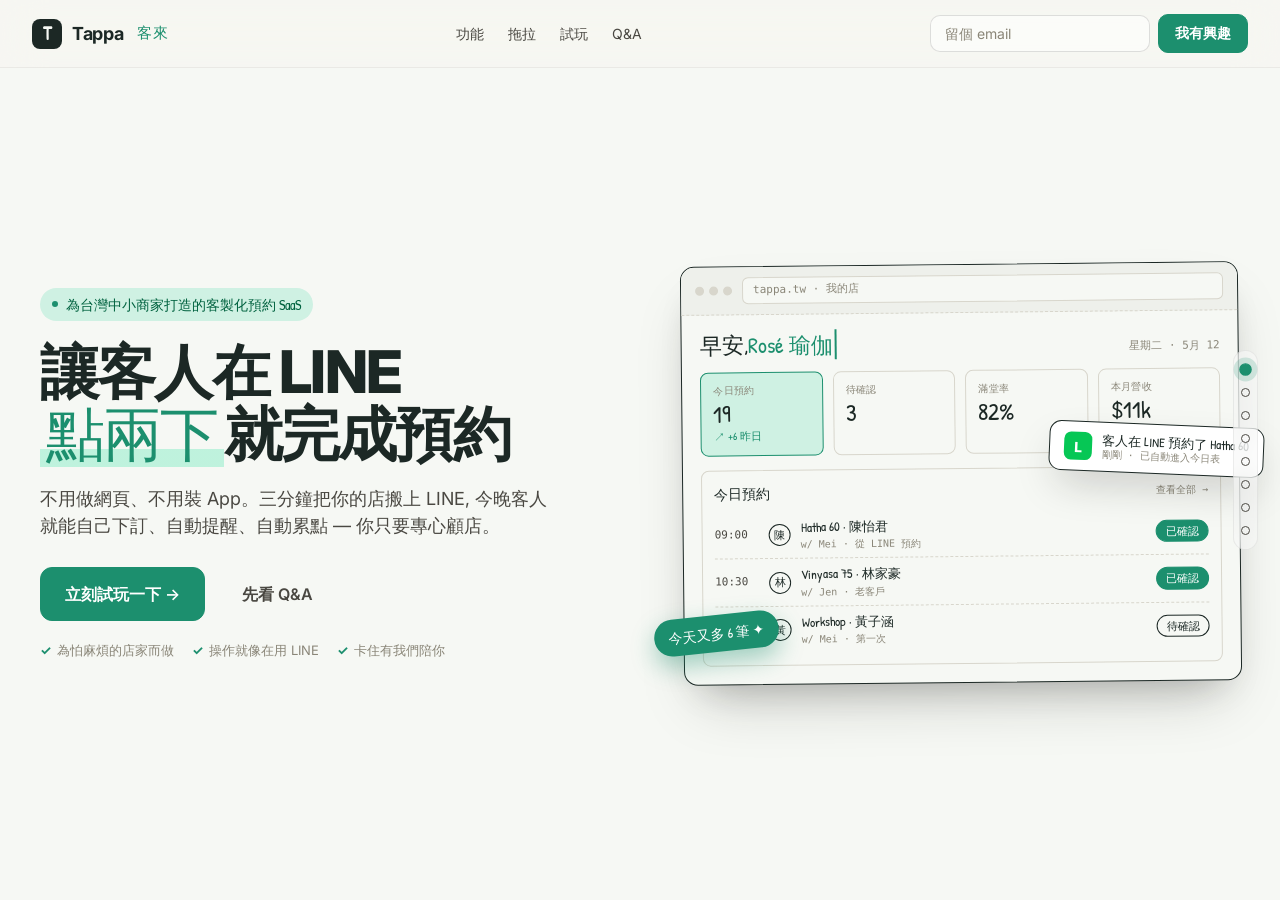
<file: tappa.html>
<!DOCTYPE html>
<html lang="zh-Hant">
<head>
<meta charset="UTF-8">
<title>Tappa 客來 · 三分鐘開好你的預約系統 | 宸鈞數位</title>
<meta name="viewport" content="width=device-width, initial-scale=1">
<meta name="description" content="Tappa 客來 — 為台灣中小商家打造的客製化 LINE 預約 SaaS。拖拉編輯、6 業態切換、LIFF / Telegram / Web 三通路一頁完成。宸鈞數位開發中,搶先留 email 取得上線通知。">
<meta name="keywords" content="Tappa, 客來, LINE 預約系統, LIFF 預約, 預約 SaaS, 商家預約, 美容預約, 健身預約, 宸鈞數位, ChenJun Digital">
<meta name="author" content="宸鈞數位有限公司">
<link rel="canonical" href="https://chenjundigital.com/tappa.html">
<link rel="icon" type="image/png" href="/favicon.png?v=20260513">

<meta property="og:type" content="website">
<meta property="og:url" content="https://chenjundigital.com/tappa.html">
<meta property="og:title" content="Tappa 客來 · 三分鐘開好你的預約系統">
<meta property="og:description" content="為台灣中小商家打造的客製化 LINE 預約 SaaS。拖拉編輯、6 業態切換、即時預覽。即將上線。">
<meta property="og:image" content="https://chenjundigital.com/chenjun-logo.png">
<meta property="og:locale" content="zh_TW">
<meta property="og:site_name" content="宸鈞數位">

<meta name="twitter:card" content="summary_large_image">
<meta name="twitter:url" content="https://chenjundigital.com/tappa.html">
<meta name="twitter:title" content="Tappa 客來 · 三分鐘開好你的預約系統">
<meta name="twitter:description" content="為台灣中小商家打造的客製化 LINE 預約 SaaS。拖拉編輯、6 業態切換、即時預覽。即將上線。">
<meta name="twitter:image" content="https://chenjundigital.com/chenjun-logo.png">
<link rel="preconnect" href="https://fonts.googleapis.com">
<link rel="preconnect" href="https://fonts.gstatic.com" crossorigin>
<link href="https://fonts.googleapis.com/css2?family=Patrick+Hand&family=Kalam:wght@400;700&family=Inter:wght@400;500;600;700;800&display=swap" rel="stylesheet">
<style>
  :root {
    --accent: oklch(0.58 0.11 168);
    --accent-soft: oklch(0.93 0.04 168);
    --accent-dark: oklch(0.42 0.13 168);
    --ink: #1c2825;
    --ink-soft: #4a4842;
    --paper: #f6f8f4;
    --paper-warm: #eef0eb;
    --line: #1a1a18;
    --grey: #d8d6cc;
    --muted: #8a8678;
  }
  * { box-sizing: border-box; }
  html, body { margin: 0; padding: 0; height: 100%; overflow: hidden; }
  body {
    font-family: 'Inter', -apple-system, BlinkMacSystemFont, system-ui, sans-serif;
    background: var(--paper);
    color: var(--ink);
    -webkit-font-smoothing: antialiased;
    line-height: 1.5;
  }
  .sketch { font-family: 'Patrick Hand', cursive; }

  /* ── scroll-snap container ──────────────────────────── */
  .snap {
    height: 100vh; height: 100dvh;
    overflow-y: scroll;
    scroll-snap-type: y mandatory;
    scroll-behavior: smooth;
    scrollbar-width: none;
  }
  .snap::-webkit-scrollbar { display: none; }

  .page {
    min-height: 100vh; min-height: 100dvh;
    scroll-snap-align: start;
    scroll-snap-stop: always;
    display: flex; align-items: center;
    position: relative;
    padding: 96px 32px 48px;
    box-sizing: border-box;
  }
  .page > .container {
    width: 100%; max-width: 1200px; margin: 0 auto;
  }

  /* short screens — soften snap so over-tall content is scrollable */
  @media (max-height: 720px) {
    .snap { scroll-snap-type: y proximity; }
    .page { padding: 80px 24px 32px; }
  }

  /* ── nav (fixed translucent) ────────────────────────── */
  .nav {
    position: fixed; top: 0; left: 0; right: 0; z-index: 100;
    padding: 14px 32px;
    display: flex; align-items: center; gap: 24px;
    background: oklch(0.97 0.005 80 / 0.72);
    -webkit-backdrop-filter: blur(20px) saturate(180%);
    backdrop-filter: blur(20px) saturate(180%);
    border-bottom: 1px solid rgba(0,0,0,0.05);
  }
  .logo {
    display: flex; align-items: center; gap: 10px;
    font-weight: 700; font-size: 18px;
    letter-spacing: -0.02em;
  }
  .logo-mark {
    width: 30px; height: 30px;
    background: var(--ink); color: var(--paper);
    border-radius: 8px;
    display: flex; align-items: center; justify-content: center;
    font-family: 'Patrick Hand', cursive; font-size: 18px;
  }
  .logo-zh {
    font-family: 'Patrick Hand', cursive;
    font-size: 15px; font-weight: 400;
    color: var(--accent);
    margin-left: 4px;
    letter-spacing: 0.02em;
  }
  .final-page footer .logo-zh { color: var(--accent); }
  .nav-links {
    display: flex; gap: 24px; margin-left: auto;
    font-size: 14px; color: var(--ink-soft);
  }
  .nav-links a { color: inherit; text-decoration: none; cursor: pointer; }
  .nav-links a:hover { color: var(--ink); }
  .nav-cta {
    margin-left: auto;
    display: flex; align-items: center; gap: 10px;
  }
  .btn {
    display: inline-flex; align-items: center; gap: 6px;
    padding: 10px 18px;
    border-radius: 10px;
    border: 1.5px solid transparent;
    background: transparent;
    color: var(--ink);
    font-family: inherit; font-size: 14px; font-weight: 600;
    text-decoration: none; cursor: pointer;
    transition: transform .12s ease, background .12s ease, box-shadow .12s ease;
  }
  .btn-primary { background: var(--ink); color: var(--paper); border-color: var(--ink); }
  .btn-primary:hover { transform: translateY(-1px); box-shadow: 0 8px 20px rgba(26,26,24,.18); }
  .btn-accent { background: var(--accent); color: #fff; border-color: var(--accent); }
  .btn-accent:hover { transform: translateY(-1px); box-shadow: 0 10px 24px oklch(0.58 0.11 168 / 0.35); }
  .btn-ghost { color: var(--ink-soft); }
  .btn-ghost:hover { color: var(--ink); }
  .btn-lg { padding: 14px 24px; font-size: 16px; border-radius: 12px; }

  /* ── hamburger (mobile only) ─────────────────────────── */
  .nav-burger {
    display: none;
    background: transparent;
    border: 0; padding: 0;
    width: 36px; height: 36px;
    cursor: pointer;
    flex-direction: column;
    align-items: center;
    justify-content: center;
    gap: 5px;
    margin-left: 4px;
    border-radius: 8px;
    transition: background .15s;
  }
  .nav-burger:hover { background: rgba(0,0,0,0.05); }
  .nav-burger span {
    display: block;
    width: 20px; height: 2px;
    background: var(--ink);
    border-radius: 2px;
    transition: transform .25s cubic-bezier(.2,.7,.3,1), opacity .15s;
  }
  .nav.open .nav-burger span:nth-child(1) { transform: translateY(7px) rotate(45deg); }
  .nav.open .nav-burger span:nth-child(2) { opacity: 0; }
  .nav.open .nav-burger span:nth-child(3) { transform: translateY(-7px) rotate(-45deg); }

  /* ── nav trial form ──────────────────────────────────── */
  .nav-trial {
    margin-left: auto;
    display: flex; align-items: center; gap: 8px;
    position: relative;
  }
  .nav-trial input[type="email"] {
    appearance: none;
    border: 1.5px solid rgba(0,0,0,0.12);
    background: rgba(255,255,255,0.55);
    border-radius: 10px;
    padding: 9px 14px;
    font-family: inherit; font-size: 14px;
    color: var(--ink);
    width: 220px;
    outline: none;
    transition: border-color .15s, background .15s, box-shadow .15s;
  }
  .nav-trial input[type="email"]::placeholder { color: var(--muted); }
  .nav-trial input[type="email"]:focus {
    border-color: var(--accent);
    background: #fff;
    box-shadow: 0 0 0 4px oklch(0.58 0.11 168 / 0.15);
  }
  .nav-trial .btn { padding: 9px 16px; font-size: 14px; }
  .nav-trial .trial-success { display: none; }
  .nav-trial.done input[type="email"],
  .nav-trial.done > .btn { display: none; }
  .nav-trial.done .trial-success {
    display: inline-flex;
    align-items: center; gap: 8px;
    padding: 8px 14px;
    background: var(--accent-soft);
    color: var(--accent-dark);
    border: 1.5px solid var(--accent);
    border-radius: 10px;
    font-size: 14px; font-weight: 600;
    font-family: inherit;
    animation: trialIn .35s cubic-bezier(.2,.7,.3,1);
  }
  .nav-trial .trial-success .check {
    width: 18px; height: 18px;
    border-radius: 50%;
    background: var(--accent); color: #fff;
    display: inline-flex; align-items: center; justify-content: center;
    font-size: 11px; font-weight: 800;
  }
  @keyframes trialIn {
    from { opacity: 0; transform: translateY(-4px); }
    to   { opacity: 1; transform: none; }
  }

  /* ── progress dots ──────────────────────────────────── */
  .dots {
    position: fixed; right: 22px; top: 50%; transform: translateY(-50%);
    z-index: 60;
    display: flex; flex-direction: column; gap: 14px;
    padding: 14px 7px;
    background: rgba(255,255,255,0.48);
    -webkit-backdrop-filter: blur(14px);
    backdrop-filter: blur(14px);
    border-radius: 999px;
    border: 1px solid rgba(0,0,0,0.06);
  }
  .dots button {
    width: 9px; height: 9px;
    border-radius: 50%;
    border: 1.5px solid var(--ink-soft);
    background: transparent; cursor: pointer; padding: 0;
    transition: all .25s ease;
  }
  .dots button:hover { transform: scale(1.3); }
  .dots button[aria-current="true"] {
    background: var(--accent); border-color: var(--accent);
    transform: scale(1.4);
    box-shadow: 0 0 0 4px oklch(0.58 0.11 168 / 0.18);
  }

  /* ── entrance animations (per page when .active) ────── */
  .stagger > * {
    opacity: 0;
    transform: translateY(28px);
    transition: opacity .7s ease, transform .7s cubic-bezier(.2,.7,.3,1);
  }
  .page.active .stagger > * { opacity: 1; transform: none; }
  .page.active .stagger > *:nth-child(1) { transition-delay: 0.05s; }
  .page.active .stagger > *:nth-child(2) { transition-delay: 0.15s; }
  .page.active .stagger > *:nth-child(3) { transition-delay: 0.25s; }
  .page.active .stagger > *:nth-child(4) { transition-delay: 0.35s; }
  .page.active .stagger > *:nth-child(5) { transition-delay: 0.45s; }
  .page.active .stagger > *:nth-child(6) { transition-delay: 0.55s; }

  /* visual side slides in from right */
  .page .visual-in {
    opacity: 0; transform: translateX(40px) scale(.96);
    transition: opacity .9s ease, transform .9s cubic-bezier(.2,.7,.3,1);
    transition-delay: 0.3s;
  }
  .page.active .visual-in { opacity: 1; transform: none; }

  /* reverse pages: visual slides in from left */
  .page.reverse .visual-in {
    transform: translateX(-40px) scale(.96);
  }

  @media (prefers-reduced-motion: reduce) {
    .snap { scroll-snap-type: none; scroll-behavior: auto; }
    .stagger > *, .page .visual-in {
      opacity: 1 !important; transform: none !important; transition: none !important;
    }
  }

  /* ── hero ────────────────────────────────────────────── */
  .hero-grid {
    display: grid; grid-template-columns: 1.05fr 1fr;
    gap: 56px; align-items: center;
  }
  .eyebrow {
    display: inline-flex; align-items: center; gap: 8px;
    padding: 6px 12px;
    background: var(--accent-soft);
    border-radius: 999px;
    font-family: 'Patrick Hand', cursive;
    font-size: 14px;
    color: var(--accent-dark);
    margin-bottom: 20px;
  }
  .eyebrow .dot {
    width: 6px; height: 6px; border-radius: 50%;
    background: var(--accent);
  }
  h1 {
    margin: 0 0 20px;
    font-size: clamp(36px, 4.6vw, 60px);
    line-height: 1.05;
    letter-spacing: -0.03em;
    font-weight: 800;
  }
  h1 .accent {
    color: var(--accent);
    font-family: 'Patrick Hand', cursive;
    font-weight: 400;
    background-image: linear-gradient(180deg, transparent 70%, oklch(0.92 0.06 168) 70%, oklch(0.92 0.06 168) 92%, transparent 92%);
    padding: 0 6px;
  }
  .sub {
    font-size: 18px;
    color: var(--ink-soft);
    max-width: 520px;
    margin: 0 0 28px;
  }
  .cta-row {
    display: flex; gap: 12px; align-items: center; flex-wrap: wrap;
    margin-bottom: 20px;
  }
  .trust {
    display: flex; gap: 18px; align-items: center; flex-wrap: wrap;
    font-size: 13px; color: var(--muted);
  }
  .trust span::before {
    content: '✓'; color: var(--accent); font-weight: 700; margin-right: 6px;
  }

  /* preview right column */
  .preview-wrap { position: relative; }
  .preview {
    background: var(--paper);
    border: 1.5px solid var(--ink);
    border-radius: 14px;
    box-shadow:
      0 1px 0 rgba(255,255,255,.6) inset,
      0 30px 60px -20px rgba(26,26,24,.25),
      0 18px 36px -18px rgba(26,26,24,.22);
    overflow: hidden;
    transform: rotate(-0.6deg);
  }
  .preview-chrome {
    display: flex; align-items: center; gap: 10px;
    padding: 10px 14px;
    border-bottom: 1.5px dashed var(--grey);
    background: var(--paper-warm);
  }
  .preview-chrome .dots-row { display: flex; gap: 5px; }
  .preview-chrome .dots-row i {
    width: 9px; height: 9px; border-radius: 50%;
    background: var(--grey); display: inline-block;
  }
  .preview-chrome .url {
    flex: 1;
    font-family: ui-monospace, 'JetBrains Mono', monospace;
    font-size: 11px; color: var(--muted);
    background: var(--paper);
    padding: 4px 10px; border-radius: 6px;
    border: 1px solid var(--grey);
  }
  .preview-body { padding: 18px; }
  .preview-greet {
    display: flex; align-items: baseline; justify-content: space-between;
    margin-bottom: 14px;
  }
  .greet-text {
    font-family: 'Patrick Hand', cursive;
    font-size: 22px; line-height: 1.1;
  }
  .greet-text .shop {
    color: var(--accent);
    border-right: 2px solid var(--accent);
    animation: caret 1s steps(2) infinite;
    padding-right: 2px;
  }
  @keyframes caret { 50% { border-color: transparent; } }
  .greet-date {
    font-family: ui-monospace, monospace; font-size: 11px;
    color: var(--muted);
  }
  .kpi { display: grid; grid-template-columns: repeat(4, 1fr); gap: 10px; margin-bottom: 14px; }
  .kpi-card {
    border: 1.5px solid var(--grey);
    border-radius: 8px;
    padding: 10px 12px;
    background: var(--paper);
  }
  .kpi-card.highlight { border-color: var(--accent); background: var(--accent-soft); }
  .kpi-label {
    font-family: ui-monospace, monospace;
    font-size: 10px; color: var(--muted);
    letter-spacing: 0.04em; text-transform: uppercase;
  }
  .kpi-value {
    font-family: 'Patrick Hand', cursive;
    font-size: 24px; line-height: 1.1; margin-top: 2px;
  }
  .kpi-delta {
    font-size: 11px; color: var(--accent);
    font-family: 'Patrick Hand', cursive; margin-top: 2px;
  }
  .upcoming {
    border: 1.5px solid var(--grey); border-radius: 8px; padding: 12px;
  }
  .upcoming-title {
    display: flex; align-items: center; justify-content: space-between;
    font-family: 'Patrick Hand', cursive; font-size: 14px; margin-bottom: 8px;
  }
  .upcoming-title .more {
    font-family: ui-monospace, monospace;
    font-size: 10px; color: var(--muted);
  }
  .booking-row {
    display: flex; align-items: center; gap: 10px;
    padding: 6px 0; border-bottom: 1px dashed var(--grey);
  }
  .booking-row:last-child { border-bottom: none; }
  .booking-time {
    font-family: ui-monospace, monospace; font-size: 11px;
    color: var(--ink-soft); width: 44px;
  }
  .avatar {
    width: 22px; height: 22px; border-radius: 50%;
    border: 1.5px solid var(--ink); background: var(--paper);
    display: flex; align-items: center; justify-content: center;
    font-family: 'Patrick Hand', cursive; font-size: 11px;
    flex: 0 0 auto;
  }
  .booking-info { flex: 1; font-family: 'Patrick Hand', cursive; font-size: 13px; }
  .booking-info small {
    display: block; font-family: ui-monospace, monospace;
    font-size: 10px; color: var(--muted);
  }
  .pill {
    font-family: 'Patrick Hand', cursive; font-size: 11px;
    padding: 2px 9px; border-radius: 999px;
    border: 1.5px solid var(--ink);
  }
  .pill.accent { background: var(--accent); color: #fff; border-color: var(--accent); }

  .float-card {
    position: absolute; right: -24px; top: 38%;
    background: #fff;
    border: 1.5px solid var(--ink); border-radius: 12px;
    padding: 10px 14px;
    box-shadow: 0 18px 40px -10px rgba(26,26,24,.25);
    display: flex; align-items: center; gap: 10px;
    transform: rotate(2.4deg);
    animation: bob 3.5s ease-in-out infinite;
  }
  @keyframes bob { 50% { transform: rotate(2.4deg) translateY(-6px); } }
  .float-card .badge {
    width: 28px; height: 28px;
    background: #06c755; color: #fff;
    border-radius: 7px;
    display: flex; align-items: center; justify-content: center;
    font-weight: 800; font-size: 14px;
  }
  .float-card .text { font-family: 'Patrick Hand', cursive; font-size: 13px; line-height: 1.2; }
  .float-card .text small {
    display: block; font-family: ui-monospace, monospace;
    font-size: 10px; color: var(--muted);
  }
  .float-stamp {
    position: absolute; left: -28px; bottom: 32px;
    background: var(--accent); color: #fff;
    padding: 8px 14px; border-radius: 999px;
    font-family: 'Patrick Hand', cursive; font-size: 14px;
    transform: rotate(-6deg);
    box-shadow: 0 10px 24px oklch(0.58 0.11 168 / 0.4);
  }

  /* ── pain page ───────────────────────────────────────── */
  .pain-grid {
    display: grid; grid-template-columns: 1fr 1fr;
    gap: 56px; align-items: center;
  }
  .page.reverse .pain-grid > .pain-visual { order: -1; }
  .pain-label {
    display: inline-block;
    background: #2a2520; color: var(--paper);
    padding: 5px 12px; border-radius: 999px;
    font-family: 'Patrick Hand', cursive; font-size: 13px;
    margin-bottom: 14px;
  }
  .pain-text h3 {
    font-size: clamp(26px, 3vw, 36px);
    letter-spacing: -0.02em; line-height: 1.18;
    font-weight: 800; margin: 0 0 14px;
  }
  .pain-text h3 .strike {
    text-decoration: line-through;
    text-decoration-color: var(--accent);
    text-decoration-thickness: 3px;
    color: var(--muted);
  }
  .pain-text p { font-size: 17px; color: var(--ink-soft); margin: 0 0 20px; }
  .feature-list { list-style: none; padding: 0; margin: 0; }
  .feature-list li {
    display: flex; align-items: flex-start; gap: 8px;
    padding: 6px 0;
    font-family: 'Patrick Hand', cursive; font-size: 15px;
  }
  .feature-list li::before {
    content: '✓'; color: var(--accent); font-weight: 800; margin-top: 1px;
  }
  .pain-visual {
    background: var(--paper);
    border: 1.5px solid var(--ink);
    border-radius: 16px;
    padding: 28px;
    box-shadow: 0 24px 50px -16px rgba(26,26,24,.2);
  }

  .phone-mini {
    width: 240px; margin: 0 auto;
    border: 1.5px solid var(--ink); border-radius: 22px;
    background: var(--paper); overflow: hidden;
  }
  .phone-mini .bar {
    padding: 6px 12px; border-bottom: 1.5px dashed var(--grey);
    font-family: 'Patrick Hand', cursive; font-size: 11px;
    color: var(--muted);
    display: flex; align-items: center; gap: 8px;
  }
  .phone-mini .line-dot { width: 9px; height: 9px; border-radius: 50%; background: #06c755; }
  .phone-mini .content { padding: 12px; }
  .phone-mini .head { display: flex; align-items: center; gap: 8px; margin-bottom: 10px; }
  .phone-mini .av {
    width: 30px; height: 30px; border-radius: 50%;
    border: 1.5px solid var(--ink); background: var(--accent-soft);
    display: flex; align-items: center; justify-content: center;
    font-family: 'Patrick Hand'; font-size: 13px;
  }
  .phone-mini h4 { margin: 0; font-family: 'Patrick Hand', cursive; font-size: 14px; }
  .phone-mini .rating { font-family: ui-monospace, monospace; font-size: 10px; color: var(--muted); }
  .phone-mini .pick-row {
    border: 1.5px solid var(--accent); background: var(--accent-soft);
    border-radius: 8px; padding: 8px;
    display: flex; gap: 8px; align-items: center; margin-bottom: 6px;
  }
  .phone-mini .row-min {
    border: 1.5px dashed var(--grey); border-radius: 8px;
    padding: 7px 8px;
    display: flex; gap: 8px; align-items: center; margin-bottom: 6px;
    font-family: 'Patrick Hand'; font-size: 12px;
  }
  .phone-mini .thumb {
    width: 30px; height: 30px;
    background-image: repeating-linear-gradient(45deg, transparent 0 5px, rgba(0,0,0,.1) 5px 6px);
    border-radius: 5px; flex: 0 0 auto;
  }
  .phone-mini .title { font-family: 'Patrick Hand'; font-size: 13px; flex: 1; }
  .phone-mini .footer-btn {
    background: var(--ink); color: var(--paper);
    border-radius: 8px; padding: 8px; text-align: center;
    font-family: 'Patrick Hand'; font-size: 13px; margin-top: 6px;
  }

  .notif-stack { display: flex; flex-direction: column; gap: 14px; max-width: 320px; margin: 0 auto; }
  .notif {
    background: #fff; border: 1.5px solid var(--ink); border-radius: 14px;
    padding: 12px 14px; display: flex; align-items: center; gap: 12px;
    box-shadow: 0 8px 22px -10px rgba(26,26,24,.2);
  }
  .notif:nth-child(1) { transform: rotate(-1.2deg); }
  .notif:nth-child(2) { transform: rotate(1deg); margin-left: 22px; }
  .notif:nth-child(3) { transform: rotate(-0.5deg); }
  .notif .icon {
    width: 36px; height: 36px; flex: 0 0 auto; border-radius: 9px;
    display: flex; align-items: center; justify-content: center;
    font-weight: 800; font-size: 16px; color: #fff;
  }
  .notif.line .icon { background: #06c755; }
  .notif.sms .icon { background: var(--accent); }
  .notif.stamp .icon { background: var(--ink); }
  .notif .text { font-family: 'Patrick Hand', cursive; font-size: 14px; line-height: 1.25; }
  .notif .text small {
    display: block; font-family: ui-monospace, monospace;
    font-size: 10px; color: var(--muted); margin-top: 2px;
  }

  .blocks-demo { display: flex; flex-direction: column; gap: 8px; max-width: 320px; margin: 0 auto; }
  .block {
    border: 1.5px solid var(--ink); border-radius: 8px;
    padding: 10px 12px; background: var(--paper);
    display: flex; align-items: center; gap: 10px;
    font-family: 'Patrick Hand', cursive; font-size: 14px;
  }
  .block.active { background: var(--accent-soft); border-color: var(--accent); }
  .block.ghost { border-style: dashed; color: var(--muted); }
  .block .grip { font-family: ui-monospace, monospace; color: var(--muted); }
  .block .badge {
    margin-left: auto; font-family: ui-monospace, monospace;
    font-size: 10px; color: var(--muted);
  }

  /* ── try-it ──────────────────────────────────────────── */
  .tryit-page { background: linear-gradient(180deg, var(--paper-warm) 0%, var(--paper) 100%); }
  .tryit-inner { display: grid; grid-template-columns: 1fr 1fr; gap: 56px; align-items: center; }
  .tryit-head { text-align: center; margin-bottom: 32px; }
  .section-eyebrow {
    font-family: 'Patrick Hand', cursive;
    color: var(--accent-dark); font-size: 15px;
    margin-bottom: 8px;
  }
  .section-title {
    font-size: clamp(28px, 3.4vw, 40px);
    letter-spacing: -0.02em; line-height: 1.12;
    font-weight: 800; margin: 0 0 12px;
  }
  .section-sub {
    font-size: 16px; color: var(--ink-soft);
    max-width: 580px; margin: 0 auto;
  }
  .tryit-controls label {
    display: block;
    font-family: ui-monospace, monospace; font-size: 11px;
    color: var(--muted); letter-spacing: 0.05em; text-transform: uppercase;
    margin-bottom: 8px;
  }
  .tryit-controls .input-group { margin-bottom: 22px; }
  .tryit-controls input[type="text"] {
    width: 100%; padding: 14px 18px;
    border: 1.5px solid var(--ink); border-radius: 12px;
    background: #fff;
    font-family: 'Inter', sans-serif; font-size: 18px; font-weight: 600;
    color: var(--ink); outline: none;
    transition: box-shadow .15s;
  }
  .tryit-controls input[type="text"]:focus,
  .tryit-controls input[type="number"]:focus {
    box-shadow: 0 0 0 4px oklch(0.58 0.11 168 / 0.2);
  }
  .tryit-controls input[type="number"] {
    width: 100%; padding: 14px 18px;
    border: 1.5px solid var(--ink); border-radius: 12px;
    background: #fff;
    font-family: 'Inter', sans-serif; font-size: 18px; font-weight: 600;
    color: var(--ink); outline: none;
    transition: box-shadow .15s;
  }
  .tryit-controls .row-2 { display: flex; gap: 8px; }
  .tryit-controls .row-2 .col-grow { flex: 1; }
  .tryit-controls .row-2 .col-price { width: 130px; flex: 0 0 auto; }
  .tryit-controls .row-2 input { font-size: 16px; padding: 12px 14px; }

  /* preview hero — name + tagline overlay */
  .tryit-phone .hero-img {
    flex-direction: column;
    align-items: flex-start;
    justify-content: flex-end;
    gap: 4px;
  }
  .tryit-phone .hero-img .tagline {
    font-family: 'Patrick Hand', cursive;
    font-size: 11px; color: #fff;
    background: rgba(0,0,0,0.55);
    padding: 2px 8px; border-radius: 4px;
  }
  .tryit-phone .hero-img .tagline:empty { display: none; }
  .color-row { display: flex; gap: 10px; flex-wrap: wrap; }
  .color-row button {
    width: 38px; height: 38px; border-radius: 50%;
    border: 1.5px solid var(--ink); cursor: pointer;
    position: relative; padding: 0;
    transition: transform .12s;
  }
  .color-row button:hover { transform: translateY(-2px); }
  .color-row button[aria-pressed="true"]::after {
    content: ''; position: absolute; inset: -5px;
    border: 2px solid var(--ink); border-radius: 50%;
  }
  .tryit-cta { margin-top: 24px; }

  .tryit-preview { display: flex; justify-content: center; }
  .tryit-phone {
    width: 280px;
    border: 1.5px solid var(--ink); border-radius: 28px;
    background: var(--paper); padding: 8px;
    box-shadow: 0 30px 60px -20px rgba(26,26,24,.3);
  }
  .tryit-phone .inner { background: var(--paper); border-radius: 22px; overflow: hidden; }
  .tryit-phone .liff-bar {
    background: #06c755; color: #fff;
    padding: 8px 14px; font-size: 11px;
    font-family: 'Patrick Hand', cursive;
    display: flex; align-items: center; gap: 8px;
  }
  .tryit-phone .liff-bar .x { margin-left: auto; }
  .tryit-phone .hero-img {
    height: 110px;
    background-image: repeating-linear-gradient(45deg, transparent 0 6px, rgba(0,0,0,.08) 6px 7px);
    display: flex; align-items: flex-end; padding: 12px 14px;
  }
  .tryit-phone .hero-img .name {
    font-family: 'Patrick Hand', cursive; font-size: 22px;
    color: var(--demo-accent, var(--accent));
    background: rgba(255,255,255,.88);
    padding: 2px 10px; border-radius: 6px;
  }
  .tryit-phone .body { padding: 14px; }
  .tryit-phone .body h5 { margin: 0 0 8px; font-family: 'Patrick Hand', cursive; font-size: 14px; }
  .tryit-phone .svc {
    border: 1.5px solid var(--demo-accent, var(--accent));
    background: var(--demo-accent-soft, var(--accent-soft));
    border-radius: 8px; padding: 8px;
    display: flex; align-items: center; gap: 8px; margin-bottom: 6px;
  }
  .tryit-phone .svc-dim {
    border: 1.5px dashed var(--grey);
    border-radius: 8px; padding: 8px;
    display: flex; align-items: center; gap: 8px; margin-bottom: 6px;
  }
  .tryit-phone .svc .thumb, .tryit-phone .svc-dim .thumb {
    width: 32px; height: 32px;
    background-image: repeating-linear-gradient(45deg, transparent 0 5px, rgba(0,0,0,.1) 5px 6px);
    border-radius: 5px; flex: 0 0 auto;
  }
  .tryit-phone .svc .info, .tryit-phone .svc-dim .info {
    flex: 1; font-family: 'Patrick Hand'; font-size: 13px;
  }
  .tryit-phone .svc .info small, .tryit-phone .svc-dim .info small {
    display: block; font-family: ui-monospace, monospace;
    color: var(--muted); font-size: 10px;
  }
  .tryit-phone .book-btn {
    background: var(--demo-accent, var(--accent)); color: #fff;
    text-align: center; padding: 9px; border-radius: 8px;
    font-family: 'Patrick Hand'; font-size: 13px; margin-top: 10px;
  }

  /* ── final waitlist form ─────────────────────────────── */
  .final-waitlist {
    max-width: 480px;
    margin: 30px auto 0;
    display: flex; flex-direction: column;
    gap: 12px;
  }
  .final-waitlist input[type="email"] {
    appearance: none;
    border: 1.5px solid rgba(255,255,255,0.18);
    background: rgba(255,255,255,0.08);
    border-radius: 12px;
    padding: 16px 20px;
    font-family: inherit; font-size: 17px;
    color: var(--paper);
    outline: none;
    transition: border-color .15s, background .15s, box-shadow .15s;
    text-align: center;
  }
  .final-waitlist input[type="email"]::placeholder {
    color: oklch(0.93 0.04 168 / 0.45);
  }
  .final-waitlist input[type="email"]:focus {
    border-color: var(--accent);
    background: rgba(255,255,255,0.14);
    box-shadow: 0 0 0 4px oklch(0.58 0.11 168 / 0.25);
  }
  .final-waitlist .btn-lg { width: 100%; justify-content: center; }
  .final-waitlist .waitlist-success {
    display: none;
    background: var(--accent-soft);
    color: var(--accent-dark);
    border: 1.5px solid var(--accent);
    border-radius: 12px;
    padding: 22px 24px;
    align-items: center;
    gap: 16px;
    text-align: left;
    animation: trialIn .4s cubic-bezier(.2,.7,.3,1);
  }
  .final-waitlist.done input[type="email"],
  .final-waitlist.done > .btn,
  .final-waitlist.done .hint { display: none; }
  .final-waitlist.done .waitlist-success { display: flex; }
  .final-waitlist .waitlist-success .check {
    width: 36px; height: 36px;
    border-radius: 50%;
    background: var(--accent); color: #fff;
    display: inline-flex; align-items: center; justify-content: center;
    font-size: 18px; font-weight: 800;
    flex: 0 0 auto;
  }
  .final-waitlist .waitlist-success strong {
    display: block; font-size: 16px; margin-bottom: 2px;
    color: var(--ink);
  }
  .final-waitlist .waitlist-success small {
    font-size: 13px;
    color: oklch(0.34 0.10 168);
  }
  .final-waitlist .hint {
    font-size: 13px;
    color: oklch(0.93 0.04 168 / 0.55);
    text-align: center;
    margin-top: 4px;
  }

  /* ── final cta page (dark) ──────────────────────────── */
  .final-page {
    background: var(--ink); color: var(--paper);
    flex-direction: column;
    padding: 96px 0 0;
  }
  .final-page .container {
    flex: 1;
    display: flex; align-items: center; justify-content: center;
    text-align: center;
    padding: 32px;
  }
  .final-page h2 {
    font-size: clamp(36px, 4.4vw, 56px); font-weight: 800;
    letter-spacing: -0.03em; line-height: 1.08; margin: 0 0 18px;
  }
  .final-page h2 .accent {
    color: var(--accent); font-family: 'Patrick Hand', cursive; font-weight: 400;
  }
  .final-page p {
    font-size: 18px; color: oklch(0.93 0.04 168 / 0.7); margin: 0 0 32px;
    max-width: 560px;
  }
  .final-page .cta-row { justify-content: center; }
  .final-page .btn-ghost { color: oklch(0.93 0.04 168 / 0.75); }
  .final-page .btn-ghost:hover { color: var(--paper); }
  .final-page footer {
    border-top: 1px solid rgba(255,255,255,0.1);
    padding: 22px 32px;
    font-size: 13px; color: oklch(0.93 0.04 168 / 0.5);
    display: flex; gap: 20px; flex-wrap: wrap;
    width: 100%; max-width: none; margin: 0;
    flex: 0 0 auto;
  }
  .final-page footer a { color: inherit; text-decoration: none; }
  .final-page footer a:hover { color: var(--paper); }
  .final-page footer .grow { flex: 1; }
  .final-page footer .logo { color: var(--paper); }

  /* industry chip row */
  .industry-row { display: flex; gap: 6px; flex-wrap: wrap; }
  .industry-chip {
    border: 1.5px solid var(--ink);
    background: var(--paper);
    border-radius: 999px;
    padding: 7px 13px;
    font-family: 'Patrick Hand', cursive;
    font-size: 13px;
    cursor: pointer;
    color: var(--ink);
    transition: all .15s ease;
  }
  .industry-chip:hover { background: var(--paper-warm); transform: translateY(-1px); }
  .industry-chip[aria-pressed="true"] {
    background: var(--accent); color: #fff; border-color: var(--accent);
    box-shadow: 0 6px 14px oklch(0.58 0.11 168 / 0.32);
  }

  /* channel segmented (LIFF / TG / Web) */
  .channel-seg {
    display: inline-flex; padding: 3px;
    background: rgba(0,0,0,0.06); border-radius: 10px;
  }
  .channel-seg button {
    appearance: none; border: 0;
    padding: 7px 14px;
    background: transparent;
    font-family: 'Patrick Hand', cursive;
    font-size: 13px;
    cursor: pointer;
    border-radius: 8px;
    color: var(--ink-soft);
    transition: all .15s ease;
  }
  .channel-seg button[aria-pressed="true"] {
    background: #fff; color: var(--ink);
    box-shadow: 0 1px 2px rgba(0,0,0,.12);
    font-weight: 700;
  }

  /* channel chrome variants on the phone */
  .tryit-phone .liff-bar { transition: background .25s ease, color .25s ease; }
  .tryit-phone .liff-bar .ch-dot {
    width: 8px; height: 8px; border-radius: 50%; background: #fff;
    transition: background .25s;
  }
  .tryit-phone .liff-bar .ch-label { flex: 1; }
  .tryit-phone .liff-bar.tg { background: #2aabee; }
  .tryit-phone .liff-bar.web {
    background: var(--paper-warm); color: var(--ink-soft);
    font-family: ui-monospace, monospace;
  }
  .tryit-phone .liff-bar.web .ch-dot { background: var(--muted); }

  /* service list fade transitions */
  .tryit-phone .body .svc,
  .tryit-phone .body .svc-dim {
    transition: border-color .25s, background .25s;
  }

  /* ── drag-demo page ──────────────────────────────────── */
  .drag-grid {
    display: grid; grid-template-columns: 1fr 1fr;
    gap: 56px; align-items: center;
  }
  .drag-head { text-align: center; margin-bottom: 32px; }
  .drag-head .section-sub { margin-left: auto; margin-right: auto; }
  .drag-list {
    display: flex; flex-direction: column;
    gap: 8px; position: relative;
    max-width: 380px; margin: 0 auto;
  }
  .drag-item {
    border: 1.5px solid var(--ink);
    border-radius: 10px;
    background: var(--paper);
    padding: 11px 14px;
    display: flex; align-items: center; gap: 12px;
    font-family: 'Patrick Hand', cursive;
    font-size: 15px;
    cursor: grab;
    user-select: none;
    touch-action: none;
    transition: transform .25s cubic-bezier(.2,.7,.3,1),
                box-shadow .15s, opacity .25s, border-color .15s, background .15s;
    box-shadow: 0 2px 4px rgba(0,0,0,0.04);
  }
  .drag-item:hover { border-color: var(--accent); background: var(--paper-warm); }
  .drag-item.disabled { opacity: 0.42; background: var(--paper); }
  .drag-item.disabled:hover { border-color: var(--ink); background: var(--paper); }
  .drag-item:active { cursor: grabbing; }
  .drag-item.dragging {
    z-index: 10;
    box-shadow: 0 16px 36px rgba(0,0,0,0.18), 0 0 0 2px var(--accent);
    background: #fff;
    transition: none;
    cursor: grabbing;
  }
  .drag-item .grip {
    font-family: ui-monospace, monospace;
    color: var(--muted); font-size: 13px;
    letter-spacing: -3px;
    cursor: grab;
  }
  .drag-item .ic {
    width: 30px; height: 30px;
    border: 1.5px solid var(--ink);
    border-radius: 7px;
    display: flex; align-items: center; justify-content: center;
    background: var(--paper-warm);
    flex: 0 0 auto;
    font-size: 15px;
  }
  .drag-item .name { flex: 1; }
  .drag-item .toggle {
    width: 32px; height: 18px;
    border-radius: 999px;
    background: var(--accent);
    position: relative;
    cursor: pointer;
    border: 1.5px solid var(--ink);
    flex: 0 0 auto;
    transition: background .15s;
    padding: 0;
  }
  .drag-item .toggle i {
    position: absolute; top: 1px; right: 1px;
    width: 12px; height: 12px;
    background: #fff;
    border-radius: 50%;
    border: 1px solid var(--ink);
    transition: right .15s;
  }
  .drag-item.disabled .toggle { background: var(--grey); }
  .drag-item.disabled .toggle i { right: 17px; }
  .drag-hint {
    font-family: ui-monospace, monospace;
    font-size: 11px; color: var(--muted);
    text-align: center;
    margin-top: 14px;
  }

  .drag-preview-phone {
    width: 280px; margin: 0 auto;
    border: 1.5px solid var(--ink);
    border-radius: 28px;
    background: var(--paper);
    padding: 8px;
    box-shadow: 0 30px 60px -20px rgba(26,26,24,.3);
    height: 520px;
    display: flex; flex-direction: column;
  }
  .drag-preview-phone .inner {
    background: var(--paper);
    border-radius: 22px;
    overflow: hidden;
    flex: 1;
    display: flex; flex-direction: column;
  }
  .drag-preview-phone .top {
    background: #06c755; color: #fff;
    padding: 8px 14px;
    font-family: 'Patrick Hand', cursive;
    font-size: 11px;
    display: flex; align-items: center; gap: 8px;
    flex: 0 0 auto;
  }
  .drag-preview-phone .top .x { margin-left: auto; }
  .drag-preview-phone .stack {
    flex: 1;
    display: flex; flex-direction: column;
    gap: 6px;
    padding: 12px;
    overflow: hidden;
  }
  .preview-block {
    border-radius: 7px;
    padding: 8px 10px;
    background: var(--paper-warm);
    border: 1.5px solid var(--grey);
    animation: blockEnter .3s cubic-bezier(.2,.7,.3,1);
    flex: 0 0 auto;
  }
  .preview-block.hl {
    border-color: var(--accent);
    background: var(--accent-soft);
    box-shadow: 0 0 0 3px oklch(0.58 0.11 168 / 0.18);
  }
  @keyframes blockEnter {
    from { opacity: 0; transform: translateY(-6px); }
    to   { opacity: 1; transform: none; }
  }

  /* ── FAQ page ─────────────────────────────────────────── */
  .faq-page { background: var(--paper-warm); }
  .faq-head { text-align: center; margin-bottom: 32px; }
  .faq-head .section-sub { margin-left: auto; margin-right: auto; }
  .faq-head .section-sub a {
    color: var(--accent-dark); text-decoration: underline;
    text-decoration-thickness: 1.5px; text-underline-offset: 3px;
  }
  .faq-grid {
    max-width: 760px; margin: 0 auto;
    display: flex; flex-direction: column; gap: 10px;
  }
  .faq-item {
    background: var(--paper);
    border: 1.5px solid var(--ink);
    border-radius: 14px;
    overflow: hidden;
    transition: box-shadow .2s, border-color .2s;
  }
  .faq-item:hover { box-shadow: 0 8px 22px -8px rgba(0,0,0,0.12); }
  .faq-item.open {
    border-color: var(--accent);
    box-shadow: 0 16px 36px -12px oklch(0.58 0.11 168 / 0.28);
  }
  .faq-q {
    width: 100%;
    padding: 18px 22px;
    background: transparent;
    border: 0;
    display: flex; align-items: center; gap: 14px;
    cursor: pointer;
    font-family: 'Patrick Hand', cursive;
    font-size: 18px;
    text-align: left;
    color: var(--ink);
  }
  .faq-q .num {
    font-family: ui-monospace, monospace;
    font-size: 12px;
    color: var(--accent);
    width: 28px;
    flex: 0 0 auto;
    font-weight: 700;
  }
  .faq-q .q-text { flex: 1; line-height: 1.35; }
  .faq-q .toggle {
    width: 28px; height: 28px;
    border-radius: 50%;
    border: 1.5px solid var(--ink);
    flex: 0 0 auto;
    background: var(--paper);
    position: relative;
    font-size: 0;            /* hide the "+" text glyph; we draw it below */
    color: transparent;
    transition: transform .3s cubic-bezier(.2,.7,.3,1), background .2s, border-color .2s;
  }
  .faq-q .toggle::before,
  .faq-q .toggle::after {
    content: '';
    position: absolute;
    top: 50%; left: 50%;
    background: var(--ink);
    border-radius: 1px;
    transition: background .2s;
  }
  .faq-q .toggle::before {     /* horizontal bar */
    width: 11px; height: 2px;
    transform: translate(-50%, -50%);
  }
  .faq-q .toggle::after {      /* vertical bar */
    width: 2px; height: 11px;
    transform: translate(-50%, -50%);
  }
  .faq-item.open .toggle {
    transform: rotate(45deg);
    background: var(--accent);
    border-color: var(--accent);
  }
  .faq-item.open .toggle::before,
  .faq-item.open .toggle::after {
    background: #fff;
  }
  .faq-a {
    display: grid;
    grid-template-rows: 0fr;
    transition: grid-template-rows .35s cubic-bezier(.2,.7,.3,1);
  }
  .faq-item.open .faq-a { grid-template-rows: 1fr; }
  .faq-a > div {
    overflow: hidden;
    padding: 0 22px 0 64px;
  }
  .faq-a p {
    font-size: 15px;
    color: var(--ink-soft);
    margin: 0;
    padding: 6px 0 20px;
    border-top: 1px dashed var(--grey);
    padding-top: 14px;
    line-height: 1.65;
    font-family: 'Inter', sans-serif;
  }
  .faq-a p b { color: var(--ink); font-weight: 600; }

  /* ── responsive ──────────────────────────────────────── */
  @media (max-width: 880px) {
    /* 手機 scroll-snap 改成 proximity,避免手指跟瀏覽器打架 */
    .snap { scroll-snap-type: y proximity; height: 100svh; }
    .page { scroll-snap-stop: normal; min-height: 100svh; }

    /* backdrop-filter 在中階手機 GPU 很吃,改用實心 bg */
    .nav {
      background: oklch(0.97 0.005 80 / 0.95);
      -webkit-backdrop-filter: none;
      backdrop-filter: none;
    }
    .dots {
      background: rgba(255,255,255,0.88);
      -webkit-backdrop-filter: none;
      backdrop-filter: none;
    }

    /* 永遠跑著的浮動小卡動畫關掉 */
    .float-card { animation: none; }

    /* 進場 stagger 動畫加速,讓它快點結束別卡住滾動 */
    .stagger > *,
    .page .visual-in { transition-duration: .35s !important; }

    .nav-burger { display: flex; }
    .nav-links {
      display: none;
      position: absolute;
      top: 100%; left: 0; right: 0;
      background: oklch(0.97 0.005 80 / 0.96);
      padding: 8px 20px 16px;
      flex-direction: column;
      gap: 0;
      margin: 0;
      border-bottom: 1px solid rgba(0,0,0,0.06);
      box-shadow: 0 10px 28px -10px rgba(0,0,0,0.12);
    }
    .nav.open .nav-links { display: flex; }
    .nav.open .nav-links a {
      padding: 12px 4px;
      font-size: 16px;
      border-bottom: 1px dashed var(--grey);
      color: var(--ink);
    }
    .nav.open .nav-links a:last-child { border-bottom: 0; }
    .nav-trial input[type="email"] { width: 130px; padding: 8px 10px; font-size: 13px; }
    .nav-trial .btn { padding: 8px 12px; font-size: 13px; }
    .hero-grid, .pain-grid, .tryit-inner, .drag-grid { grid-template-columns: 1fr; gap: 32px; }
    .drag-preview-phone { height: 440px; }
    .page.reverse .pain-grid > .pain-visual { order: 0; }
    .float-card { right: 8px; }
    .float-stamp { left: 8px; }
    .dots { right: 10px; padding: 10px 6px; gap: 10px; }
    .page { padding: 80px 18px 28px; }
  }

  /* ── extra small screens (iPhone SE / Pixel 4a 等) ──── */
  @media (max-width: 480px) {
    .float-card, .float-stamp { display: none; }
    .page { padding: 76px 14px 24px; }
    .nav { padding: 12px 16px; }
    .nav-trial { display: none; }
    .dots { right: 8px; padding: 8px 5px; gap: 9px; }
    .dots button { width: 8px; height: 8px; }

    .kpi-card { padding: 8px 10px; }
    .kpi-value { font-size: 21px; }

    .pain-text h3 { font-size: 22px; line-height: 1.2; }
    .pain-text p { font-size: 15px; }
    .pain-visual { padding: 18px; }

    .drag-item { padding: 9px 12px; font-size: 14px; }
    .drag-preview-phone { width: 240px; height: 380px; }
    .drag-head { margin-bottom: 24px; }

    .tryit-controls input[type="text"],
    .tryit-controls input[type="number"] { font-size: 16px; padding: 12px 14px; }
    .tryit-controls .row-2 .col-price { width: 110px; }
    .industry-chip { font-size: 12px; padding: 6px 10px; }
    .color-row button { width: 32px; height: 32px; }
    .tryit-phone { width: 240px; }

    .faq-q { padding: 14px 16px; gap: 10px; }
    .faq-q .num { width: 22px; font-size: 11px; }
    .faq-q .q-text { font-size: 16px; }
    .faq-a > div { padding: 0 16px 0 48px; }
    .faq-a p { font-size: 14px; padding-bottom: 16px; }

    .final-page h2 { font-size: 28px; }
    .final-waitlist { margin-top: 22px; }
    .final-waitlist input[type="email"] { font-size: 16px; padding: 14px 16px; }
    .final-waitlist .btn-lg { padding: 13px 20px; font-size: 15px; }
  }
</style>
</head>
<body>

<nav class="nav">
  <div class="logo"><span class="logo-mark">T</span> Tappa <span class="logo-zh">客來</span></div>
  <div class="nav-links">
    <a data-go="1">功能</a>
    <a data-go="4">拖拉</a>
    <a data-go="5">試玩</a>
    <a data-go="6">Q&A</a>
  </div>
  <form class="nav-trial" id="navWaitlist" novalidate>
    <input type="email" id="navEmail" placeholder="留個 email" autocomplete="email" required>
    <button type="submit" class="btn btn-accent">我有興趣</button>
    <span class="trial-success">
      <span class="check">✓</span> 收到了,上線會通知你
    </span>
  </form>
  <button class="nav-burger" id="navBurger" aria-label="開啟選單" aria-expanded="false">
    <span></span><span></span><span></span>
  </button>
</nav>

<aside class="dots" id="dots" aria-label="頁面導覽">
  <button data-go="0" aria-current="true" aria-label="首頁"></button>
  <button data-go="1" aria-label="痛點 1"></button>
  <button data-go="2" aria-label="痛點 2"></button>
  <button data-go="3" aria-label="痛點 3"></button>
  <button data-go="4" aria-label="拖拉編輯"></button>
  <button data-go="5" aria-label="試玩"></button>
  <button data-go="6" aria-label="Q&A"></button>
  <button data-go="7" aria-label="結語"></button>
</aside>

<main class="snap" id="snap">

  <!-- ━━━━━━━━━━━━━━━━━━ page 0: HERO ━━━━━━━━━━━━━━━━━━ -->
  <section class="page hero-page" data-i="0">
    <div class="container">
      <div class="hero-grid">
        <div class="stagger">
          <div class="eyebrow"><span class="dot"></span> 為台灣中小商家打造的客製化預約 SaaS</div>
          <h1>讓客人在 LINE<br><span class="accent">點兩下</span>就完成預約</h1>
          <p class="sub">
            不用做網頁、不用裝 App。三分鐘把你的店搬上 LINE,
            今晚客人就能自己下訂、自動提醒、自動累點 — 你只要專心顧店。
          </p>
          <div class="cta-row">
            <a class="btn btn-accent btn-lg" data-go="5">立刻試玩一下 →</a>
            <a class="btn btn-ghost btn-lg" data-go="6">先看 Q&A</a>
          </div>
          <div class="trust">
            <span>為怕麻煩的店家而做</span>
            <span>操作就像在用 LINE</span>
            <span>卡住有我們陪你</span>
          </div>
        </div>

        <div class="preview-wrap visual-in">
          <div class="preview">
            <div class="preview-chrome">
              <div class="dots-row"><i></i><i></i><i></i></div>
              <div class="url">tappa.tw · 我的店</div>
            </div>
            <div class="preview-body">
              <div class="preview-greet">
                <div class="greet-text">早安,<span class="shop" id="shopname">Rosé 瑜伽</span></div>
                <div class="greet-date">星期二 · 5月 12</div>
              </div>
              <div class="kpi">
                <div class="kpi-card highlight">
                  <div class="kpi-label">今日預約</div>
                  <div class="kpi-value">19</div>
                  <div class="kpi-delta">↗ +6 昨日</div>
                </div>
                <div class="kpi-card">
                  <div class="kpi-label">待確認</div>
                  <div class="kpi-value">3</div>
                </div>
                <div class="kpi-card">
                  <div class="kpi-label">滿堂率</div>
                  <div class="kpi-value">82%</div>
                </div>
                <div class="kpi-card">
                  <div class="kpi-label">本月營收</div>
                  <div class="kpi-value">$11k</div>
                  <div class="kpi-delta">↗ +18%</div>
                </div>
              </div>
              <div class="upcoming">
                <div class="upcoming-title">
                  <span>今日預約</span><span class="more">查看全部 →</span>
                </div>
                <div class="booking-row">
                  <span class="booking-time">09:00</span>
                  <span class="avatar">陳</span>
                  <div class="booking-info">Hatha 60 · 陳怡君<small>w/ Mei · 從 LINE 預約</small></div>
                  <span class="pill accent">已確認</span>
                </div>
                <div class="booking-row">
                  <span class="booking-time">10:30</span>
                  <span class="avatar">林</span>
                  <div class="booking-info">Vinyasa 75 · 林家豪<small>w/ Jen · 老客戶</small></div>
                  <span class="pill accent">已確認</span>
                </div>
                <div class="booking-row">
                  <span class="booking-time">14:00</span>
                  <span class="avatar">黃</span>
                  <div class="booking-info">Workshop · 黃子涵<small>w/ Mei · 第一次</small></div>
                  <span class="pill">待確認</span>
                </div>
              </div>
            </div>
          </div>
          <div class="float-card">
            <div class="badge">L</div>
            <div class="text">客人在 LINE 預約了 Hatha 60<small>剛剛 · 已自動進入今日表</small></div>
          </div>
          <div class="float-stamp">今天又多 6 筆 ✦</div>
        </div>
      </div>
    </div>
  </section>

  <!-- ━━━━━━━━━━━━━━━━━━ page 1: PAIN 1 ━━━━━━━━━━━━━━━━━━ -->
  <section class="page" data-i="1">
    <div class="container">
      <div class="pain-grid">
        <div class="pain-text stagger">
          <span class="pain-label">痛點 01</span>
          <h3>客人三更半夜傳訊問<br><span class="strike">「下週還有空嗎?」</span></h3>
          <p>每天回訊回到手軟,漏訊息還被嫌冷漠。把你的時段公開在 LIFF 裡,客人自己挑、自己預約,你只負責提供服務。</p>
          <ul class="feature-list">
            <li>24 小時自動接單,再也不漏訊</li>
            <li>客人在 LINE 內完成,不用跳 App</li>
            <li>滿堂自動候補,多搶 30% 預約</li>
          </ul>
        </div>
        <div class="pain-visual visual-in">
          <div class="phone-mini">
            <div class="bar"><span class="line-dot"></span> LINE · 你的店</div>
            <div class="content">
              <div class="head">
                <div class="av">店</div>
                <div>
                  <h4>挑你想要的時段</h4>
                  <span class="rating">★ 4.9 · 客人自己預約</span>
                </div>
              </div>
              <div class="pick-row">
                <div class="thumb"></div>
                <div class="title">週五 5/15 · 14:00</div>
                <span style="font-family:'Patrick Hand';color:var(--accent);font-weight:800;">✓</span>
              </div>
              <div class="row-min"><div class="thumb"></div><div class="title">週五 5/15 · 16:00</div></div>
              <div class="row-min"><div class="thumb"></div><div class="title">週六 5/16 · 10:00</div></div>
              <div class="footer-btn">確認預約 →</div>
            </div>
          </div>
        </div>
      </div>
    </div>
  </section>

  <!-- ━━━━━━━━━━━━━━━━━━ page 2: PAIN 2 (reverse) ━━━━━━━━━━━━━━━━━━ -->
  <section class="page reverse" data-i="2">
    <div class="container">
      <div class="pain-grid">
        <div class="pain-text stagger">
          <span class="pain-label">痛點 02</span>
          <h3>客人預約完就忘記,<br><span class="strike">整個時段空在那邊</span></h3>
          <p>沒提醒等於沒預約。Tappa 自動在預約前 24 小時、2 小時各推一次,no-show 平均降 70%。需要更狠?開啟訂金預扣模組。</p>
          <ul class="feature-list">
            <li>LINE / SMS 雙通道自動提醒</li>
            <li>客人一鍵改期,不必再傳訊問</li>
            <li>連續爽約自動進黑名單</li>
          </ul>
        </div>
        <div class="pain-visual visual-in">
          <div class="notif-stack">
            <div class="notif line">
              <div class="icon">L</div>
              <div class="text">明天 09:00 Hatha 60<small>已自動傳送給 19 位客人</small></div>
            </div>
            <div class="notif sms">
              <div class="icon">✉</div>
              <div class="text">SMS:今天 14:00 有預約喔<small>2 小時前 · 已送達</small></div>
            </div>
            <div class="notif stamp">
              <div class="icon">✓</div>
              <div class="text">本月 no-show 從 12 降到 3<small>+$8,400 沒被空堂掉的營收</small></div>
            </div>
          </div>
        </div>
      </div>
    </div>
  </section>

  <!-- ━━━━━━━━━━━━━━━━━━ page 3: PAIN 3 ━━━━━━━━━━━━━━━━━━ -->
  <section class="page" data-i="3">
    <div class="container">
      <div class="pain-grid">
        <div class="pain-text stagger">
          <span class="pain-label">痛點 03</span>
          <h3>想做專屬預約頁,<br><span class="strike">但我又不會寫程式…</span></h3>
          <p>不用碰一行 code。像玩積木一樣拖拉區段、換顏色、貼照片,三分鐘做出符合你店風格的預約頁。覺得自己美感不夠?12 種業態模板直接套。</p>
          <ul class="feature-list">
            <li>拖拉式編輯,所見即所得</li>
            <li>一鍵套用品牌色,整頁瞬間變身</li>
            <li>內建 LIFF、TG、QR Code 三通路</li>
          </ul>
        </div>
        <div class="pain-visual visual-in">
          <div class="blocks-demo">
            <div class="block active"><span class="grip">⋮⋮</span> Hero · 大標 + 主圖 <span class="badge">編輯中</span></div>
            <div class="block"><span class="grip">⋮⋮</span> 服務項目 卡片 <span class="badge">3 項</span></div>
            <div class="block"><span class="grip">⋮⋮</span> 老師介紹 <span class="badge">4 位</span></div>
            <div class="block"><span class="grip">⋮⋮</span> 行事曆 + 時段 <span class="badge">已連動</span></div>
            <div class="block"><span class="grip">⋮⋮</span> 優惠橫幅 <span class="badge">首購 50%</span></div>
            <div class="block ghost"><span class="grip">＋</span> 新增區段…</div>
          </div>
        </div>
      </div>
    </div>
  </section>

  <!-- ━━━━━━━━━━━━━━━━━━ page 4: DRAG-DEMO ━━━━━━━━━━━━━━━━━━ -->
  <section class="page drag-page" data-i="4">
    <div class="container">
      <div class="drag-head stagger">
        <div class="section-eyebrow">拖一下試試 · DRAG IT</div>
        <h2 class="section-title">像拼積木一樣,<br>排出你想要的順序</h2>
        <p class="section-sub">抓住 ⋮⋮ 上下拖移、開關任一區段,右邊的預約頁會即時跟著變。</p>
      </div>
      <div class="drag-grid">
        <div class="stagger">
          <div class="drag-list" id="dragList">
            <div class="drag-item" data-id="hero">
              <span class="grip">⋮⋮</span>
              <span class="ic">★</span>
              <span class="name">Hero · 大標 + 主圖</span>
              <button class="toggle" aria-label="開關"><i></i></button>
            </div>
            <div class="drag-item" data-id="services">
              <span class="grip">⋮⋮</span>
              <span class="ic">▦</span>
              <span class="name">服務項目 · 卡片</span>
              <button class="toggle" aria-label="開關"><i></i></button>
            </div>
            <div class="drag-item" data-id="staff">
              <span class="grip">⋮⋮</span>
              <span class="ic">◉</span>
              <span class="name">老師介紹</span>
              <button class="toggle" aria-label="開關"><i></i></button>
            </div>
            <div class="drag-item" data-id="calendar">
              <span class="grip">⋮⋮</span>
              <span class="ic">☷</span>
              <span class="name">行事曆 + 時段</span>
              <button class="toggle" aria-label="開關"><i></i></button>
            </div>
            <div class="drag-item" data-id="promo">
              <span class="grip">⋮⋮</span>
              <span class="ic">◐</span>
              <span class="name">優惠橫幅</span>
              <button class="toggle" aria-label="開關"><i></i></button>
            </div>
            <div class="drag-item" data-id="reviews">
              <span class="grip">⋮⋮</span>
              <span class="ic">☆</span>
              <span class="name">客戶評價</span>
              <button class="toggle" aria-label="開關"><i></i></button>
            </div>
          </div>
          <div class="drag-hint">👆 抓住 ⋮⋮ 拖移 · 點圓鈕開關</div>
        </div>
        <div class="visual-in">
          <div class="drag-preview-phone">
            <div class="inner">
              <div class="top">
                <span style="width:8px;height:8px;border-radius:50%;background:#fff;"></span>
                <span>LINE · Rosé 瑜伽</span>
                <span class="x">✕</span>
              </div>
              <div class="stack" id="previewStack"></div>
            </div>
          </div>
        </div>
      </div>
    </div>
  </section>

  <!-- ━━━━━━━━━━━━━━━━━━ page 5: TRY-IT ━━━━━━━━━━━━━━━━━━ -->
  <section class="page tryit-page" data-i="5">
    <div class="container">
      <div class="tryit-head stagger">
        <div class="section-eyebrow">試一下 · TRY IT</div>
        <h2 class="section-title">動動手指,打造屬於你的預約頁</h2>
        <p class="section-sub">不用註冊、不用填表。填一填左邊,右邊立刻變成你的店。</p>
      </div>
      <div class="tryit-inner">
        <div class="tryit-controls stagger">
          <div class="input-group">
            <label>① 你的業態</label>
            <div class="industry-row" id="industryRow">
              <button class="industry-chip" data-key="yoga"    aria-pressed="true">🧘 瑜伽</button>
              <button class="industry-chip" data-key="beauty"  aria-pressed="false">💇 美容</button>
              <button class="industry-chip" data-key="fitness" aria-pressed="false">💪 健身</button>
              <button class="industry-chip" data-key="dental"  aria-pressed="false">🦷 牙醫</button>
              <button class="industry-chip" data-key="cafe"    aria-pressed="false">☕ 咖啡</button>
              <button class="industry-chip" data-key="cram"    aria-pressed="false">📚 補習</button>
            </div>
          </div>
          <div class="input-group">
            <label>② 你的店名</label>
            <input type="text" id="tryShop" value="Rosé 瑜伽" maxlength="16" placeholder="例:溫莎美容沙龍">
          </div>
          <div class="input-group">
            <label>③ 一句店家標語</label>
            <input type="text" id="tryTagline" value="給城市忙人的一小時" maxlength="20" placeholder="例:給城市忙人的一小時">
          </div>
          <div class="input-group">
            <label>④ 主打服務 · 名稱 / 價格</label>
            <div class="row-2">
              <input class="col-grow" type="text" id="trySvcName" value="經典 Hatha · 60 分" maxlength="20" placeholder="例:剪髮造型 · 50 分">
              <input class="col-price" type="number" id="trySvcPrice" value="600" min="0" max="99999" placeholder="600">
            </div>
          </div>
          <div class="input-group">
            <label>⑤ 品牌主色</label>
            <div class="color-row" id="colorRow">
              <button data-color="oklch(0.58 0.11 168)" data-soft="oklch(0.93 0.04 168)" aria-pressed="true" style="background:oklch(0.58 0.11 168);" aria-label="森綠"></button>
              <button data-color="#06c755" data-soft="#dff7e8" style="background:#06c755;" aria-label="綠"></button>
              <button data-color="#5468ff" data-soft="#e1e5ff" style="background:#5468ff;" aria-label="藍"></button>
              <button data-color="#e91e63" data-soft="#fde2ea" style="background:#e91e63;" aria-label="粉"></button>
              <button data-color="#9c5cff" data-soft="#eee0ff" style="background:#9c5cff;" aria-label="紫"></button>
              <button data-color="#1a1a18" data-soft="#e8e6dd" style="background:#1a1a18;" aria-label="黑"></button>
            </div>
          </div>
          <div class="input-group">
            <label>⑥ 預覽通路</label>
            <div class="channel-seg" id="channelSeg">
              <button data-ch="liff" aria-pressed="true">LINE LIFF</button>
              <button data-ch="tg"   aria-pressed="false">Telegram</button>
              <button data-ch="web"  aria-pressed="false">直接網頁</button>
            </div>
          </div>
        </div>
        <div class="tryit-preview visual-in">
          <div class="tryit-phone">
            <div class="inner">
              <div class="liff-bar" id="liffBar">
                <span class="ch-dot"></span>
                <span class="ch-label"><span class="ch-prefix">LINE · </span><span id="phoneTitle">Rosé 瑜伽</span></span>
                <span class="x">✕</span>
              </div>
              <div class="hero-img">
                <span class="name" id="phoneName">Rosé 瑜伽</span>
                <span class="tagline" id="phoneTagline">給城市忙人的一小時</span>
              </div>
              <div class="body">
                <h5 id="serviceHeader">挑選你的課程</h5>
                <div id="serviceList"></div>
                <div class="book-btn">下一步 · 選時段 →</div>
              </div>
            </div>
          </div>
        </div>
      </div>
    </div>
  </section>

  <!-- ━━━━━━━━━━━━━━━━━━ page 6: FAQ ━━━━━━━━━━━━━━━━━━ -->
  <section class="page faq-page" data-i="6">
    <div class="container">
      <div class="faq-head stagger">
        <div class="section-eyebrow">常見問題 · Q&amp;A</div>
        <h2 class="section-title">商家最常問的 5 件事</h2>
        <p class="section-sub">沒看到你的問題? <a href="mailto:kao273183@chenjundigital.com">直接寫信問我們</a> →</p>
      </div>
      <div class="faq-grid stagger" id="faqGrid">
        <div class="faq-item">
          <button class="faq-q">
            <span class="num">Q1</span>
            <span class="q-text">我不懂技術,真的能自己開店嗎?</span>
            <span class="toggle">+</span>
          </button>
          <div class="faq-a"><div>
            <p>你只要會用 LINE、會打字,就能開。<b>3 分鐘照著步驟填一填</b>,系統會自動生成你的預約頁。第一次上線我們有真人客服在 LINE 上陪你,卡住可以直接問。</p>
          </div></div>
        </div>

        <div class="faq-item">
          <button class="faq-q">
            <span class="num">Q2</span>
            <span class="q-text">客人不用 LINE 怎麼辦?</span>
            <span class="toggle">+</span>
          </button>
          <div class="faq-a"><div>
            <p>沒問題。同一個預約頁我們會同時生出三個入口:<b>LINE LIFF、Telegram Mini App、獨立網頁 + QR Code</b>。客人不管用哪一種,看到的預約畫面長得都一樣,你只要把對應的連結貼到 IG、FB、Google 商家就行。</p>
          </div></div>
        </div>

        <div class="faq-item">
          <button class="faq-q">
            <span class="num">Q3</span>
            <span class="q-text">跟 SimplyBook、Calendly 那些差在哪?</span>
            <span class="toggle">+</span>
          </button>
          <div class="faq-a"><div>
            <p>那些工具是<b>歐美規格</b>,客人要學新介面、註冊新帳號才能訂。Tappa 從第一天就是為<b>台灣 LINE 生態</b>設計—客人在最常用的 App 裡完成預約、收提醒、累積點數,你也不用學新後台,中文介面、中文客服、繁中發票一條龍。</p>
          </div></div>
        </div>

        <div class="faq-item">
          <button class="faq-q">
            <span class="num">Q4</span>
            <span class="q-text">客人的個資安全嗎?</span>
            <span class="toggle">+</span>
          </button>
          <div class="faq-a"><div>
            <p>所有資料用 <b>TLS 加密傳輸、AES-256 儲存</b>在台灣機房,符合個資法規範。我們不會拿你的客戶名單去做任何事;客戶想刪除自己的資料,也能在 LIFF 內一鍵申請,符合 GDPR 的「被遺忘權」。</p>
          </div></div>
        </div>

        <div class="faq-item">
          <button class="faq-q">
            <span class="num">Q5</span>
            <span class="q-text">我已經有 IG / 官網 / FB,可以整合嗎?</span>
            <span class="toggle">+</span>
          </button>
          <div class="faq-a"><div>
            <p>可以。Tappa 會給你一條<b>短連結 + QR Code + 嵌入碼</b>,你想貼到哪都行—Instagram bio、Google 商家、FB 粉專、現有官網 banner、名片背面…客人從任何入口進來,都直接落在你的預約頁。</p>
          </div></div>
        </div>

      </div>
    </div>
  </section>

  <!-- ━━━━━━━━━━━━━━━━━━ page 7: waitlist + footer ━━━━━━━━━━━━━━━━━━ -->
  <section class="page final-page" data-i="7">
    <div class="container">
      <div class="stagger">
        <div class="section-eyebrow" style="color: oklch(0.93 0.04 168 / 0.7);">即將上線 · COMING SOON</div>
        <h2>想 <span class="accent">第一個</span> 知道<br>Tappa 上線了嗎?</h2>
        <p>我們還在打磨產品 · 留下 email,上線當天親自通知你。</p>
        <form class="final-waitlist" id="finalWaitlist" novalidate>
          <input type="email" id="finalEmail" placeholder="輸入你的 email" autocomplete="email" required>
          <button type="submit" class="btn btn-accent btn-lg">告訴我上線 →</button>
          <div class="hint">不轟炸、不轉賣、隨時可取消</div>
          <div class="waitlist-success">
            <span class="check">✓</span>
            <div>
              <strong>收到囉!</strong>
              <small>Tappa 上線當天我們會親自通知你,謝謝你的興趣 ✦</small>
            </div>
          </div>
        </form>
        <div class="cta-row" style="margin-top: 28px; justify-content: center;">
          <a class="btn btn-ghost btn-lg" data-go="5">先回去再玩一次</a>
        </div>
      </div>
    </div>
    <footer>
      <div class="logo"><span class="logo-mark">T</span> Tappa <span class="logo-zh">客來</span></div>
      <div class="grow"></div>
      <span>© 2026 Tappa</span>
      <a href="#privacy">隱私權</a>
      <a href="#terms">服務條款</a>
      <a href="mailto:kao273183@chenjundigital.com">聯絡我們</a>
    </footer>
  </section>

</main>

<script>
  // ── 店名輪播 ─────────────────────────────────────────
  const names = [
    'Rosé 瑜伽',
    '溫莎美容沙龍',
    'Apex 健身房',
    '好牙醫診所',
    '寵物友善咖啡',
    'Lumina 補習班',
  ];
  const sname = document.getElementById('shopname');
  let ni = 0, nj = 0, ndel = false;
  function ntick() {
    const w = names[ni];
    sname.textContent = w.slice(0, nj);
    if (!ndel && nj < w.length) { nj++; setTimeout(ntick, 90); }
    else if (!ndel && nj === w.length) { ndel = true; setTimeout(ntick, 1600); }
    else if (ndel && nj > 0) { nj--; setTimeout(ntick, 45); }
    else { ndel = false; ni = (ni + 1) % names.length; setTimeout(ntick, 250); }
  }
  ntick();

  // ── 試玩區: industry preset + live preview ────────────
  const industries = {
    yoga:    { name: 'Rosé 瑜伽',         tagline: '給城市忙人的一小時',     header: '挑選你的課程', services: [
      { name: '經典 Hatha · 60 分',   price: 600,  hint: '多時段',  primary: true },
      { name: '進階 Vinyasa · 75 分',  price: 700 },
      { name: '舒緩 Restore · 45 分',  price: 500 },
    ]},
    beauty:  { name: '溫莎美容沙龍',       tagline: '讓妳今天比昨天更好看',   header: '挑選你的服務', services: [
      { name: '剪髮造型 · 50 分',     price: 880,  hint: '熱門',    primary: true },
      { name: '染髮 · 150 分',       price: 2800 },
      { name: '頭皮 SPA · 60 分',    price: 1200 },
    ]},
    fitness: { name: 'Apex 健身工作室',    tagline: '每一次訓練,都更好一點', header: '挑選你的訓練', services: [
      { name: '私人教練 · 60 分',     price: 1800, hint: '一對一',  primary: true },
      { name: '團體課 · 45 分',      price: 500 },
      { name: '體態評估 · 30 分',     price: 800 },
    ]},
    dental:  { name: '好牙醫診所',        tagline: '專業看診 · 健保特約',    header: '預約看診時段', services: [
      { name: '一般檢查 · 30 分',     price: 0,    hint: '健保給付', primary: true },
      { name: '洗牙 · 40 分',        price: 0,    hint: '健保給付' },
      { name: '美白諮詢 · 30 分',     price: 500 },
    ]},
    cafe:    { name: '寵物友善咖啡',       tagline: '帶毛孩來坐坐,慢慢來',  header: '挑選預約類型', services: [
      { name: '桌位預約 · 2 小時',    price: 0,    hint: '低消 NT$ 250', primary: true },
      { name: '小型包場 · 4 小時',    price: 4000 },
      { name: '生日派對場 · 3 小時',  price: 6000 },
    ]},
    cram:    { name: 'Lumina 補習班',     tagline: '一對一陪你穩穩進步',    header: '預約上課時段', services: [
      { name: '試聽課 · 60 分',       price: 0,    hint: '免費體驗', primary: true },
      { name: '一對一輔導 · 90 分',   price: 1500 },
      { name: '小班教學 · 120 分',    price: 800 },
    ]},
  };

  const shopInput     = document.getElementById('tryShop');
  const taglineInput  = document.getElementById('tryTagline');
  const svcNameInput  = document.getElementById('trySvcName');
  const svcPriceInput = document.getElementById('trySvcPrice');
  const phoneName     = document.getElementById('phoneName');
  const phoneTagline  = document.getElementById('phoneTagline');
  const phoneTitle    = document.getElementById('phoneTitle');
  const colorRow      = document.getElementById('colorRow');
  const industryRow   = document.getElementById('industryRow');
  const channelSeg    = document.getElementById('channelSeg');
  const serviceHeader = document.getElementById('serviceHeader');
  const serviceList   = document.getElementById('serviceList');
  const liffBar       = document.getElementById('liffBar');
  const chPrefix      = liffBar.querySelector('.ch-prefix');
  const chX           = liffBar.querySelector('.x');
  const phoneEl       = document.querySelector('.tryit-phone');

  let currentIndustry  = 'yoga';
  let userTypedName    = false;
  let userTypedTagline = false;
  let userTypedSvcName = false;
  let userTypedSvcPrice= false;

  function renderServices() {
    const ind = industries[currentIndustry];
    serviceHeader.textContent = ind.header;
    // build services: primary slot uses user inputs if typed; others stay industry default
    const primary = ind.services[0];
    const customPrimary = {
      name:    userTypedSvcName  ? svcNameInput.value  : primary.name,
      price:   userTypedSvcPrice ? Number(svcPriceInput.value) || 0 : primary.price,
      hint:    primary.hint,
      primary: true,
    };
    const list = [customPrimary, ...ind.services.slice(1)];
    serviceList.innerHTML = list.map((s) => {
      const priceText = s.price === 0 ? '' : 'NT$ ' + s.price.toLocaleString();
      const meta = [priceText, s.hint || ''].filter(Boolean).join(' · ');
      return (
        '<div class="' + (s.primary ? 'svc' : 'svc-dim') + '">' +
          '<div class="thumb"></div>' +
          '<div class="info">' + s.name + '<small>' + meta + '</small></div>' +
        '</div>'
      );
    }).join('');
  }

  function setShopName(v) {
    const safe = v || '你的店名';
    phoneName.textContent = safe;
    phoneTitle.textContent = safe;
  }
  function setTagline(v) {
    phoneTagline.textContent = v || '';
  }

  // initial render
  renderServices();

  industryRow.addEventListener('click', (e) => {
    const btn = e.target.closest('button');
    if (!btn) return;
    [...industryRow.children].forEach((b) => b.setAttribute('aria-pressed', 'false'));
    btn.setAttribute('aria-pressed', 'true');
    currentIndustry = btn.dataset.key;
    const ind = industries[currentIndustry];
    if (!userTypedName) {
      shopInput.value = ind.name;
      setShopName(ind.name);
    }
    if (!userTypedTagline) {
      taglineInput.value = ind.tagline;
      setTagline(ind.tagline);
    }
    if (!userTypedSvcName) {
      svcNameInput.value = ind.services[0].name;
    }
    if (!userTypedSvcPrice) {
      svcPriceInput.value = ind.services[0].price;
    }
    renderServices();
  });

  shopInput.addEventListener('input', (e) => {
    userTypedName = e.target.value.trim().length > 0;
    setShopName(e.target.value);
  });
  taglineInput.addEventListener('input', (e) => {
    userTypedTagline = e.target.value.length > 0;
    setTagline(e.target.value);
  });
  svcNameInput.addEventListener('input', () => {
    userTypedSvcName = svcNameInput.value.trim().length > 0;
    renderServices();
  });
  svcPriceInput.addEventListener('input', () => {
    userTypedSvcPrice = svcPriceInput.value.length > 0;
    renderServices();
  });

  colorRow.addEventListener('click', (e) => {
    const btn = e.target.closest('button');
    if (!btn) return;
    [...colorRow.children].forEach((b) => b.setAttribute('aria-pressed', 'false'));
    btn.setAttribute('aria-pressed', 'true');
    phoneEl.style.setProperty('--demo-accent', btn.dataset.color);
    phoneEl.style.setProperty('--demo-accent-soft', btn.dataset.soft);
  });

  channelSeg.addEventListener('click', (e) => {
    const btn = e.target.closest('button');
    if (!btn) return;
    [...channelSeg.children].forEach((b) => b.setAttribute('aria-pressed', 'false'));
    btn.setAttribute('aria-pressed', 'true');
    const ch = btn.dataset.ch;
    liffBar.className = 'liff-bar ' + ch;
    if (ch === 'liff')      { chPrefix.textContent = 'LINE · ';      chX.textContent = '✕'; }
    else if (ch === 'tg')   { chPrefix.textContent = 'Telegram · ';  chX.textContent = '✕'; }
    else if (ch === 'web')  { chPrefix.textContent = 'tappa.tw/';  chX.textContent = '⌖'; }
  });

  // ── 拖拉區: drag + toggle + live preview ─────────────
  const blockData = {
    hero: {
      label: 'Hero · 大標 + 主圖',
      html: `
        <div style="height:42px;background-image:repeating-linear-gradient(45deg,transparent 0 5px,rgba(0,0,0,.1) 5px 6px);border-radius:5px;border:1.5px dashed var(--grey);"></div>
        <div style="margin-top:6px;font-family:'Patrick Hand',cursive;font-weight:700;font-size:13px;color:var(--ink);">預約你的瑜伽時光</div>`
    },
    services: {
      label: '服務項目卡片',
      html: `
        <div style="font-family:ui-monospace,monospace;font-size:9px;color:var(--muted);margin-bottom:4px;">SERVICES</div>
        <div style="display:flex;gap:4px;">
          <div style="flex:1;height:32px;background:var(--accent-soft);border:1.5px solid var(--accent);border-radius:4px;display:flex;align-items:center;justify-content:center;font-family:'Patrick Hand';font-size:9px;color:var(--accent);">$600</div>
          <div style="flex:1;height:32px;background:var(--paper);border:1.5px dashed var(--grey);border-radius:4px;display:flex;align-items:center;justify-content:center;font-family:'Patrick Hand';font-size:9px;color:var(--muted);">$700</div>
          <div style="flex:1;height:32px;background:var(--paper);border:1.5px dashed var(--grey);border-radius:4px;display:flex;align-items:center;justify-content:center;font-family:'Patrick Hand';font-size:9px;color:var(--muted);">$500</div>
        </div>`
    },
    staff: {
      label: '老師介紹',
      html: `
        <div style="font-family:ui-monospace,monospace;font-size:9px;color:var(--muted);margin-bottom:4px;">TEACHERS</div>
        <div style="display:flex;gap:8px;justify-content:center;">
          ${['M','J','L','T'].map((c,i) => `<div style="width:26px;height:26px;border-radius:50%;border:1.5px solid var(--ink);background:${i===0?'var(--accent-soft)':'var(--paper)'};display:flex;align-items:center;justify-content:center;font-family:'Patrick Hand';font-size:11px;">${c}</div>`).join('')}
        </div>`
    },
    calendar: {
      label: '行事曆 + 時段',
      html: `
        <div style="font-family:ui-monospace,monospace;font-size:9px;color:var(--muted);margin-bottom:4px;">DATE · TIME</div>
        <div style="display:flex;gap:3px;">
          ${[12,13,14,15,16,17].map((d,i) => `<div style="flex:1;text-align:center;font-family:'Patrick Hand';font-size:10px;padding:3px 0;border:1.5px ${i===2?'solid var(--accent)':'dashed var(--grey)'};border-radius:3px;background:${i===2?'var(--accent)':'transparent'};color:${i===2?'#fff':'var(--ink)'};">${d}</div>`).join('')}
        </div>`
    },
    promo: {
      label: '優惠橫幅',
      html: `
        <div style="background:var(--accent-soft);border:1.5px solid var(--accent);border-radius:5px;padding:7px 9px;display:flex;align-items:center;gap:6px;">
          <span style="font-family:'Patrick Hand';color:var(--accent);font-weight:800;font-size:14px;">50%</span>
          <span style="font-family:'Patrick Hand';font-size:11px;flex:1;">新會員首堂優惠</span>
          <span style="background:var(--accent);color:#fff;font-family:'Patrick Hand';font-size:9px;padding:2px 6px;border-radius:3px;">立即用</span>
        </div>`
    },
    reviews: {
      label: '客戶評價',
      html: `
        <div style="display:flex;align-items:center;gap:4px;">
          <span style="color:var(--accent);font-size:12px;letter-spacing:1px;">★★★★★</span>
          <span style="font-family:'Patrick Hand';font-size:11px;font-weight:700;">4.9</span>
          <span style="font-family:ui-monospace;font-size:9px;color:var(--muted);">(218 則評價)</span>
        </div>
        <div style="font-family:'Patrick Hand';font-size:10px;margin-top:3px;color:var(--ink-soft);">「老師超有耐心,推薦!」— Yi-Jun</div>`
    },
  };

  const dragList    = document.getElementById('dragList');
  const previewStack= document.getElementById('previewStack');
  // 從 DOM 真實順序推導 — 避免 JS 陣列跟 HTML 順序對不上,導致拖移時 splice 錯位
  let blockOrder    = [...dragList.children]
    .filter((el) => el.classList && el.classList.contains('drag-item'))
    .map((el) => el.dataset.id);
  const disabled    = new Set();

  function renderPreview() {
    previewStack.innerHTML = blockOrder
      .filter((id) => !disabled.has(id))
      .map((id) => `<div class="preview-block" data-id="${id}">${blockData[id].html}</div>`)
      .join('');
  }

  function reorderDom() {
    // re-append items in the order of blockOrder so source order matches state
    blockOrder.forEach((id) => {
      const el = dragList.querySelector(`[data-id="${id}"]`);
      if (el) dragList.appendChild(el);
    });
  }

  // initial render
  renderPreview();

  // ── drag logic (pointer events) ──────────────────────
  let drag = null;

  dragList.addEventListener('pointerdown', (e) => {
    const item = e.target.closest('.drag-item');
    if (!item || e.target.closest('.toggle')) return;
    e.preventDefault();

    const items = [...dragList.children];
    const rects = items.map((c) => c.getBoundingClientRect());
    const idx   = items.indexOf(item);
    const itemH = rects[0].height + 8; // gap

    drag = { item, items, rects, idx, itemH, startY: e.clientY, currentTarget: idx };
    item.setPointerCapture(e.pointerId);
    item.classList.add('dragging');
  });

  dragList.addEventListener('pointermove', (e) => {
    if (!drag) return;
    const dy = e.clientY - drag.startY;
    drag.item.style.transform = `translateY(${dy}px)`;

    const target = Math.max(0, Math.min(drag.items.length - 1, drag.idx + Math.round(dy / drag.itemH)));
    if (target !== drag.currentTarget) {
      drag.currentTarget = target;
      drag.items.forEach((it, i) => {
        if (it === drag.item) return;
        let shift = 0;
        if (drag.idx < target && i > drag.idx && i <= target) shift = -drag.itemH;
        else if (drag.idx > target && i < drag.idx && i >= target) shift = drag.itemH;
        it.style.transform = `translateY(${shift}px)`;
      });
    }
  });

  function endDrag() {
    if (!drag) return;
    const { item, items, idx, currentTarget } = drag;
    item.classList.remove('dragging');
    items.forEach((it) => { it.style.transform = ''; });

    if (currentTarget !== idx) {
      const id = item.dataset.id;
      // 用 ID 在 blockOrder 找正確 index,而不是用 DOM idx —
      // 避免 DOM 跟 state 萬一還沒同步時 splice 到錯誤項目
      const from = blockOrder.indexOf(id);
      if (from !== -1) {
        blockOrder.splice(from, 1);
        blockOrder.splice(currentTarget, 0, id);
        reorderDom();
        renderPreview();
      }
    }
    drag = null;
  }
  dragList.addEventListener('pointerup', endDrag);
  dragList.addEventListener('pointercancel', endDrag);

  // ── toggle on/off ────────────────────────────────────
  dragList.addEventListener('click', (e) => {
    const toggle = e.target.closest('.toggle');
    if (!toggle) return;
    const item = toggle.closest('.drag-item');
    const id   = item.dataset.id;
    if (disabled.has(id)) { disabled.delete(id); item.classList.remove('disabled'); }
    else                  { disabled.add(id);    item.classList.add('disabled'); }
    renderPreview();
  });

  // ── hover highlights matching preview block ──────────
  dragList.addEventListener('pointerover', (e) => {
    const item = e.target.closest('.drag-item');
    if (!item) return;
    previewStack.querySelectorAll('.preview-block').forEach((b) => {
      b.classList.toggle('hl', b.dataset.id === item.dataset.id);
    });
  });
  dragList.addEventListener('pointerout', (e) => {
    if (!e.relatedTarget || !e.relatedTarget.closest || !e.relatedTarget.closest('#dragList')) {
      previewStack.querySelectorAll('.preview-block').forEach((b) => b.classList.remove('hl'));
    }
  });

  // ── snap navigation: active tracking + dots + keyboard ─
  const snap = document.getElementById('snap');
  const pages = [...document.querySelectorAll('.page')];
  const dots = [...document.querySelectorAll('#dots button')];
  const navLinks = [...document.querySelectorAll('.nav-links a[data-go]')];

  function setActive(idx) {
    pages.forEach((p, i) => p.classList.toggle('active', i === idx));
    dots.forEach((d, i) => d.setAttribute('aria-current', i === idx ? 'true' : 'false'));
  }
  // first paint
  setActive(0);

  const io = new IntersectionObserver((entries) => {
    // pick the entry most in view
    let best = null;
    entries.forEach((e) => {
      if (!best || e.intersectionRatio > best.intersectionRatio) best = e;
    });
    if (best && best.intersectionRatio > 0.55) {
      const idx = pages.indexOf(best.target);
      if (idx >= 0) setActive(idx);
    }
  }, { root: snap, threshold: [0.3, 0.55, 0.75] });
  pages.forEach((p) => io.observe(p));

  function goTo(i) {
    const target = pages[Math.max(0, Math.min(pages.length - 1, i))];
    if (target) target.scrollIntoView({ behavior: 'smooth', block: 'start' });
  }
  dots.forEach((d) => d.addEventListener('click', () => goTo(+d.dataset.go)));
  navLinks.forEach((a) => a.addEventListener('click', (e) => { e.preventDefault(); goTo(+a.dataset.go); }));
  // any other [data-go] link (hero / final CTA shortcuts)
  document.querySelectorAll('[data-go]').forEach((el) => {
    if (dots.includes(el) || navLinks.includes(el)) return;
    el.addEventListener('click', (e) => { e.preventDefault(); goTo(+el.dataset.go); });
  });

  // ── waitlist 表單 → Google Sheet (Apps Script) ────────
  //
  // 設定方式:打開同資料夾的 apps-script.gs,照註解步驟部署,
  //          把拿到的 Web app URL 貼進下面這個字串。
  //
  const WAITLIST_URL = 'https://script.google.com/macros/s/AKfycbysL4dPdfGrJjpsv087Mee9QWcaZbGDbeneiJhxtWp_fQ8FvdjMdvLzZ8NQZR6BTSJsBA/exec';

  function bindWaitlist(form, input, source) {
    if (!form || !input) return;
    form.addEventListener('submit', (e) => {
      e.preventDefault();
      const v = input.value.trim();
      const ok = /^[^\s@]+@[^\s@]+\.[^\s@]+$/.test(v);
      if (!ok) {
        input.focus();
        input.style.borderColor = '#c44';
        setTimeout(() => { input.style.borderColor = ''; }, 1200);
        return;
      }
      // 樂觀更新:no-cors 下無法讀回應,所以送出當下就顯示成功
      form.classList.add('done');

      if (WAITLIST_URL) {
        fetch(WAITLIST_URL, {
          method: 'POST',
          mode: 'no-cors', // Apps Script 不送 CORS header,只能 no-cors
          body: JSON.stringify({
            email: v,
            source: source,
            userAgent: navigator.userAgent,
            referrer: document.referrer,
          }),
        }).catch((err) => console.error('[waitlist] post failed:', err));
      } else {
        console.log('[waitlist mock — set WAITLIST_URL]', { email: v, source });
      }
    });
  }
  bindWaitlist(document.getElementById('navWaitlist'),   document.getElementById('navEmail'),   'nav');
  bindWaitlist(document.getElementById('finalWaitlist'), document.getElementById('finalEmail'), 'final');

  // ── 手機 hamburger 選單 ───────────────────────────────
  const navBurger = document.getElementById('navBurger');
  const navEl = document.querySelector('.nav');
  if (navBurger && navEl) {
    navBurger.addEventListener('click', () => {
      const open = navEl.classList.toggle('open');
      navBurger.setAttribute('aria-expanded', open ? 'true' : 'false');
    });
    // 點任何一個 nav link / dot / page → 自動收起
    navEl.querySelectorAll('.nav-links a').forEach((a) => {
      a.addEventListener('click', () => {
        navEl.classList.remove('open');
        navBurger.setAttribute('aria-expanded', 'false');
      });
    });
  }

  // ── FAQ accordion ────────────────────────────────────
  document.querySelectorAll('#faqGrid .faq-q').forEach((btn) => {
    btn.addEventListener('click', () => {
      btn.closest('.faq-item').classList.toggle('open');
    });
  });

  // current page from scroll position (cheap fallback for keyboard)
  function currentIdx() {
    return Math.round(snap.scrollTop / window.innerHeight);
  }
  document.addEventListener('keydown', (e) => {
    if (e.target.matches('input, textarea')) return;
    if (e.key === 'ArrowDown' || e.key === 'PageDown' || e.key === ' ') {
      e.preventDefault(); goTo(currentIdx() + 1);
    } else if (e.key === 'ArrowUp' || e.key === 'PageUp') {
      e.preventDefault(); goTo(currentIdx() - 1);
    } else if (e.key === 'Home') {
      e.preventDefault(); goTo(0);
    } else if (e.key === 'End') {
      e.preventDefault(); goTo(pages.length - 1);
    }
  });
</script>

</body>
</html>
</file>
<file: nokou/style.css>
/* ============================================================
   別扣我 Official Website — RWD style.css
   ============================================================ */

:root {
  --orange: #FF9800;
  --green:  #00ff88;
  --bg:     #000000;
  --bg-card: #0f0f0f;
  --bg-card2: #141414;
  --border:  #1e1e1e;
  --border2: #2a2a2a;
  --text:    #ffffff;
  --sub:     #888888;
  --muted:   #444444;
  --font:    'Inter', 'Noto Sans TC', sans-serif;
  --radius:  16px;
  --radius-lg: 24px;
}

*, *::before, *::after { margin: 0; padding: 0; box-sizing: border-box; }
html { scroll-behavior: smooth; }
body {
  background: var(--bg);
  color: var(--text);
  font-family: var(--font);
  line-height: 1.6;
  overflow-x: hidden;
  -webkit-font-smoothing: antialiased;
}
a { text-decoration: none; color: inherit; }
img { max-width: 100%; display: block; }

.container {
  max-width: 1120px;
  margin: 0 auto;
  padding: 0 20px;
}

/* ── Scroll Animations ─────────────────────── */
[data-aos] {
  opacity: 0;
  transform: translateY(24px);
  transition: opacity 0.6s ease, transform 0.6s ease;
}
[data-aos][data-aos-delay="200"] { transition-delay: 0.2s; }
[data-aos].aos-visible { opacity: 1; transform: translateY(0); }

/* ── Section Header ────────────────────────── */
.section-header { text-align: center; margin-bottom: 56px; }
.section-label {
  display: inline-block;
  color: var(--orange);
  font-size: 12px;
  font-weight: 700;
  letter-spacing: 3px;
  text-transform: uppercase;
  margin-bottom: 12px;
  padding: 5px 14px;
  border: 1px solid rgba(255,152,0,0.25);
  border-radius: 50px;
  background: rgba(255,152,0,0.06);
}
.section-title {
  font-size: clamp(26px, 4vw, 42px);
  font-weight: 800;
  color: var(--text);
  margin-bottom: 14px;
  letter-spacing: -0.5px;
  line-height: 1.2;
}
.section-subtitle {
  color: var(--sub);
  font-size: 16px;
  max-width: 500px;
  margin: 0 auto;
}

/* ── Navbar ────────────────────────────────── */
.navbar {
  position: fixed;
  top: 0; left: 0; width: 100%;
  z-index: 1000;
  padding: 16px 0;
  transition: background 0.3s, border-color 0.3s, padding 0.3s;
  border-bottom: 1px solid transparent;
}
.navbar.scrolled {
  background: rgba(0,0,0,0.92);
  backdrop-filter: blur(20px);
  border-bottom-color: var(--border);
  padding: 10px 0;
}
.nav-inner {
  display: flex;
  align-items: center;
  gap: 28px;
}
.logo {
  display: flex;
  align-items: center;
  gap: 10px;
  font-size: 20px;
  font-weight: 800;
  color: var(--orange);
  margin-right: auto;
}
.logo-img { height: 34px; border-radius: 8px; }
.nav-links { display: flex; gap: 24px; }
.nav-link {
  color: var(--sub);
  font-size: 15px;
  font-weight: 500;
  transition: color 0.2s;
}
.nav-link:hover { color: var(--text); }
.nav-cta {
  background: var(--orange);
  color: #000;
  font-weight: 700;
  font-size: 14px;
  padding: 8px 18px;
  border-radius: 50px;
  white-space: nowrap;
  transition: opacity 0.2s, transform 0.2s;
}
.nav-cta:hover { opacity: 0.88; transform: scale(1.03); }

/* Hamburger */
.hamburger {
  display: none;
  flex-direction: column;
  gap: 5px;
  background: none;
  border: none;
  cursor: pointer;
  padding: 4px;
  margin-left: auto;
}
.hamburger span {
  display: block; width: 24px; height: 2px;
  background: var(--text); border-radius: 2px;
  transition: transform 0.3s, opacity 0.3s;
}
.hamburger.open span:nth-child(1) { transform: translateY(7px) rotate(45deg); }
.hamburger.open span:nth-child(2) { opacity: 0; }
.hamburger.open span:nth-child(3) { transform: translateY(-7px) rotate(-45deg); }

.mobile-menu {
  display: none;
  flex-direction: column;
  background: rgba(0,0,0,0.98);
  border-top: 1px solid var(--border);
}
.mobile-menu.open { display: flex; }
.mobile-link {
  padding: 14px 20px;
  font-size: 16px;
  font-weight: 600;
  color: var(--sub);
  border-bottom: 1px solid var(--border);
  transition: color 0.2s, background 0.2s;
}
.mobile-link:hover { color: var(--text); background: rgba(255,255,255,0.03); }

/* ── Store Badges (Official) ───────────────── */
/*
 * Apple: min 40px height, clear space = 1/4 badge height (~13px), black badge first
 * Google Play: use official "Get it on Google Play" badge only, no color changes
 */
.hero-buttons,
.download-btns {
  align-items: center; /* 對齊兩個不同高度的 badge */
}
.badge-link {
  display: inline-block;
  /* Apple 要求四周留白 1/4 badge 高度 ≈ 13px */
  padding: 6px;
  transition: transform 0.2s, opacity 0.2s;
  border-radius: 8px;
}
.badge-link:hover { transform: translateY(-2px); opacity: 0.88; }
.badge-img {
  display: block;
  height: 48px; /* 符合 Apple 最小 40px，留有餘裕 */
  width: auto;
}
/*
 * Google Play PNG 官方圖檔內建透明留白（約 15% 上下）
 * 加大高度讓視覺上與 App Store badge 等高
 */
.badge-google { height: 72px; }

/* ── Hero ──────────────────────────────────── */
.hero {
  min-height: 100vh;
  display: flex;
  align-items: center;
  justify-content: center;
  position: relative;
  overflow: hidden;
  padding: 110px 0 80px;
}
.hero-bg-glow {
  position: absolute; inset: 0;
  background:
    radial-gradient(ellipse 70% 50% at 15% 50%, rgba(255,152,0,0.07) 0%, transparent 60%),
    radial-gradient(ellipse 60% 40% at 85% 30%, rgba(0,255,136,0.05) 0%, transparent 60%);
  pointer-events: none;
}
.hero-inner {
  display: grid;
  grid-template-columns: 1fr 1fr;
  align-items: center;
  gap: 64px;
}
.hero-badge {
  display: inline-flex;
  align-items: center;
  gap: 8px;
  border: 1px solid rgba(255,152,0,0.3);
  background: rgba(255,152,0,0.07);
  color: var(--orange);
  font-size: 13px;
  font-weight: 600;
  padding: 6px 14px;
  border-radius: 50px;
  margin-bottom: 20px;
}
.badge-dot {
  width: 7px; height: 7px;
  border-radius: 50%;
  background: var(--green);
  animation: pulse 2s infinite;
}
@keyframes pulse {
  0%,100% { opacity: 1; transform: scale(1); }
  50%      { opacity: 0.5; transform: scale(1.3); }
}
.hero-title {
  font-size: clamp(34px, 5vw, 60px);
  font-weight: 900;
  line-height: 1.1;
  letter-spacing: -1.5px;
  margin-bottom: 18px;
}
.highlight {
  background: linear-gradient(135deg, var(--orange), #ffc107);
  -webkit-background-clip: text;
  -webkit-text-fill-color: transparent;
  background-clip: text;
}
.hero-subtitle {
  font-size: 16px;
  color: var(--sub);
  margin-bottom: 36px;
  line-height: 1.8;
}
.hero-buttons { display: flex; gap: 12px; flex-wrap: wrap; }
.hero-note { margin-top: 16px; font-size: 13px; color: var(--muted); }

/* Phone Mockup */
.hero-mockup {
  display: flex;
  justify-content: center;
  position: relative;
}
.phone-frame {
  width: 230px;
  background: #111;
  border-radius: 40px;
  border: 2px solid #2a2a2a;
  padding: 14px;
  box-shadow: 0 40px 80px rgba(0,0,0,0.6), inset 0 0 0 1px rgba(255,255,255,0.04);
  position: relative; z-index: 2;
  animation: floatPhone 4s ease-in-out infinite;
}
@keyframes floatPhone {
  0%,100% { transform: translateY(0); }
  50%      { transform: translateY(-10px); }
}
.phone-screen {
  background: #0a0a0a;
  border-radius: 28px;
  padding: 28px 18px 22px;
  display: flex; flex-direction: column;
  align-items: center; gap: 14px;
  min-height: 280px; justify-content: center;
  border: 1px solid var(--border);
}
.speedo-ring {
  width: 150px; height: 150px;
  border-radius: 50%;
  border: 3px solid rgba(255,152,0,0.3);
  background: radial-gradient(circle, #111 60%, #0a0a0a);
  display: flex; align-items: center; justify-content: center;
  position: relative;
  box-shadow: 0 0 30px rgba(255,152,0,0.1), inset 0 0 20px rgba(0,0,0,0.5);
}
.speedo-inner { text-align: center; }
.speedo-speed {
  font-size: 48px; font-weight: 900;
  color: var(--orange); line-height: 1;
  letter-spacing: -2px; transition: color 0.5s;
}
.speedo-unit { font-size: 12px; color: var(--sub); margin-top: 2px; }
.speedo-limit {
  position: absolute; bottom: 6px; right: 6px;
  width: 42px; height: 42px; border-radius: 50%;
  border: 3px solid #e53935;
  background: #fff;
  display: flex; flex-direction: column; align-items: center; justify-content: center;
}
.speedo-limit-num   { font-size: 13px; font-weight: 900; color: #000; line-height: 1; }
.speedo-limit-label { font-size: 7px; color: #555; font-weight: 700; }
.speedo-status {
  font-size: 12px; font-weight: 600;
  padding: 5px 12px; border-radius: 50px;
  transition: all 0.5s;
}
.speedo-status.safe {
  background: rgba(0,255,136,0.1);
  color: var(--green);
  border: 1px solid rgba(0,255,136,0.2);
}
.speedo-status.warn {
  background: rgba(255,152,0,0.15);
  color: var(--orange);
  border: 1px solid rgba(255,152,0,0.3);
}
.phone-glow {
  position: absolute;
  width: 180px; height: 180px;
  border-radius: 50%;
  background: radial-gradient(circle, rgba(255,152,0,0.12), transparent 70%);
  bottom: -40px; left: 50%; transform: translateX(-50%);
  filter: blur(24px); z-index: 1;
}
.hero-scroll {
  position: absolute; bottom: 32px; left: 50%; transform: translateX(-50%);
  cursor: pointer; opacity: 0.35; transition: opacity 0.2s;
}
.hero-scroll:hover { opacity: 0.7; }
.scroll-arrow {
  width: 22px; height: 22px;
  border-right: 2px solid #fff;
  border-bottom: 2px solid #fff;
  transform: rotate(45deg);
  animation: arrowBounce 2s infinite;
}
@keyframes arrowBounce {
  0%,100% { transform: rotate(45deg) translate(0,0); }
  50%      { transform: rotate(45deg) translate(4px,4px); }
}

/* ── Stats ─────────────────────────────────── */
.stats-section {
  border-top: 1px solid var(--border);
  border-bottom: 1px solid var(--border);
  background: var(--bg-card);
  padding: 48px 0;
}
.stats-grid {
  display: grid;
  grid-template-columns: repeat(4, 1fr);
  gap: 24px;
  text-align: center;
}
.stat-num {
  font-size: 38px; font-weight: 900;
  color: var(--orange); letter-spacing: -1px; line-height: 1;
}
.stat-num span { font-size: 26px; }
.stat-label { color: var(--sub); font-size: 13px; margin-top: 8px; }

/* ── Features ──────────────────────────────── */
.features { padding: 100px 0; background: var(--bg); }
.feature-grid {
  display: grid;
  grid-template-columns: repeat(3, 1fr);
  gap: 20px;
}
.feature-card {
  background: var(--bg-card);
  border: 1px solid var(--border);
  border-radius: var(--radius-lg);
  padding: 32px 24px;
  transition: border-color 0.3s, transform 0.3s, box-shadow 0.3s;
}
.feature-card:hover {
  border-color: var(--border2);
  transform: translateY(-5px);
  box-shadow: 0 20px 50px rgba(0,0,0,0.4);
}
.feature-icon-wrap {
  width: 52px; height: 52px; border-radius: 14px;
  display: flex; align-items: center; justify-content: center;
  font-size: 24px; margin-bottom: 18px;
}
.feature-icon-wrap.orange { background: rgba(255,152,0,0.1);  border: 1px solid rgba(255,152,0,0.2); }
.feature-icon-wrap.green  { background: rgba(0,255,136,0.08); border: 1px solid rgba(0,255,136,0.15); }
.feature-icon-wrap.blue   { background: rgba(66,165,245,0.08); border: 1px solid rgba(66,165,245,0.15); }
.feature-icon-wrap.purple { background: rgba(171,71,188,0.08); border: 1px solid rgba(171,71,188,0.15); }
.feature-card h4 { font-size: 17px; font-weight: 700; margin-bottom: 8px; }
.feature-card p  { color: var(--sub); font-size: 14px; line-height: 1.7; }

/* ── Gallery ───────────────────────────────── */
.gallery { padding: 100px 0; background: #050505; }
.gallery-portrait-row {
  display: flex;
  justify-content: center;
  align-items: flex-end;
  gap: 24px;
  flex-wrap: wrap;
  margin-bottom: 40px;
}
.gallery-item { text-align: center; flex: 0 0 auto; }
.gallery-phone {
  width: 190px;
  background: #111;
  border-radius: 32px;
  border: 2px solid var(--border2);
  overflow: hidden;
  box-shadow: 0 20px 50px rgba(0,0,0,0.6);
  transition: transform 0.4s, border-color 0.3s;
}
.gallery-phone:hover { transform: translateY(-8px) scale(1.02); border-color: var(--orange); }
.gallery-phone img { width: 100%; display: block; }
.gallery-phone-large {
  width: 230px;
  transform: translateY(-14px);
}
.gallery-phone-large:hover { transform: translateY(-22px) scale(1.02); }

.gallery-landscape-row {
  display: flex;
  justify-content: center;
  gap: 24px;
  flex-wrap: wrap;
}
.gallery-landscape-item {
  text-align: center;
  flex: 1 1 360px;
  max-width: 500px;
}
.gallery-landscape-frame {
  background: #111;
  border-radius: 18px;
  border: 2px solid var(--border2);
  overflow: hidden;
  box-shadow: 0 20px 50px rgba(0,0,0,0.6);
  transition: transform 0.4s, border-color 0.3s;
}
.gallery-landscape-frame:hover { transform: translateY(-6px) scale(1.01); border-color: var(--orange); }
.gallery-landscape-frame img { width: 100%; display: block; }
.caption { margin-top: 12px; color: var(--sub); font-size: 13px; font-weight: 500; }

/* ── Premium ───────────────────────────────── */
.premium { padding: 100px 0; background: var(--bg); }
.premium-grid {
  display: grid;
  grid-template-columns: repeat(4, 1fr);
  gap: 18px;
}
.premium-card {
  background: var(--bg-card2);
  border: 1px solid var(--border);
  border-radius: var(--radius-lg);
  padding: 28px 20px;
  position: relative; overflow: hidden;
  transition: transform 0.3s, border-color 0.3s;
}
.premium-card::after {
  content: ''; position: absolute;
  top: 0; left: 0; right: 0; height: 2px;
  background: linear-gradient(90deg, transparent, var(--orange), transparent);
  opacity: 0; transition: opacity 0.3s;
}
.premium-card:hover { transform: translateY(-4px); border-color: var(--border2); }
.premium-card:hover::after { opacity: 0.6; }
.premium-icon { font-size: 34px; margin-bottom: 14px; }
.premium-card h4 { font-size: 16px; font-weight: 700; margin-bottom: 6px; }
.premium-card p  { color: var(--sub); font-size: 13px; line-height: 1.6; }

/* ── Download ──────────────────────────────── */
.download { padding: 60px 0 100px; }
.download-box {
  background: var(--bg-card);
  border: 1px solid var(--border);
  border-radius: var(--radius-lg);
  padding: 56px 48px;
  display: flex;
  align-items: center;
  justify-content: space-between;
  gap: 40px;
  position: relative; overflow: hidden;
}
.download-box::before {
  content: ''; position: absolute; inset: 0;
  background: radial-gradient(ellipse 70% 80% at 0% 50%, rgba(255,152,0,0.04), transparent 60%);
  pointer-events: none;
}
.download-text .section-label { display: inline-block; margin-bottom: 10px; }
.download-text h2 {
  font-size: clamp(26px, 3vw, 38px);
  font-weight: 800; line-height: 1.2;
  margin-bottom: 10px; letter-spacing: -0.5px;
}
.download-text p { color: var(--sub); font-size: 15px; }
.download-btns { display: flex; gap: 12px; flex-wrap: wrap; flex-shrink: 0; }

/* ── Footer ────────────────────────────────── */
.footer {
  border-top: 1px solid var(--border);
  padding: 44px 0;
  background: #000;
}
.footer-inner {
  display: flex; flex-direction: column;
  align-items: center; gap: 18px;
}
.footer-brand { display: flex; align-items: center; gap: 10px; }
.footer-name { font-size: 18px; font-weight: 800; color: var(--orange); }
.footer-links {
  display: flex; gap: 24px; flex-wrap: wrap; justify-content: center;
}
.footer-links a { color: var(--muted); font-size: 14px; transition: color 0.2s; }
.footer-links a:hover { color: var(--sub); }
.footer-copy { color: var(--muted); font-size: 12px; text-align: center; }

/* ============================================================
   RWD Breakpoints
   ============================================================ */

/* Tablet */
@media (max-width: 960px) {
  .hero-inner {
    grid-template-columns: 1fr;
    text-align: center;
    gap: 48px;
  }
  .hero-buttons { justify-content: center; }
  .hero-subtitle br { display: none; }
  .hero-mockup { order: -1; }
  .phone-frame { width: 200px; }
  .speedo-ring { width: 130px; height: 130px; }
  .speedo-speed { font-size: 40px; }

  .stats-grid { grid-template-columns: repeat(2, 1fr); gap: 20px; }

  .feature-grid { grid-template-columns: repeat(2, 1fr); }

  .premium-grid { grid-template-columns: repeat(2, 1fr); }

  .download-box {
    flex-direction: column;
    text-align: center;
    padding: 40px 28px;
  }
  .download-btns { justify-content: center; }
}

/* Mobile */
@media (max-width: 600px) {
  .nav-links, .nav-cta { display: none; }
  .hamburger { display: flex; }

  .hero { padding: 90px 0 60px; }
  .hero-title { letter-spacing: -0.5px; }
  .hero-note br { display: none; }
  .store-btn { padding: 11px 16px; }
  .store-btn-title { font-size: 15px; }

  .features { padding: 72px 0; }
  .feature-grid { grid-template-columns: 1fr; gap: 16px; }
  .section-header { margin-bottom: 40px; }

  .gallery { padding: 72px 0; }
  .gallery-portrait-row { gap: 14px; }
  .gallery-phone { width: 140px; border-radius: 24px; }
  .gallery-phone-large { width: 170px; }
  .gallery-landscape-item { flex: 1 1 280px; }

  .premium { padding: 72px 0; }
  .premium-grid { grid-template-columns: repeat(2, 1fr); gap: 12px; }
  .premium-card { padding: 22px 16px; }

  .download { padding: 48px 0 72px; }
  .download-box { padding: 32px 20px; gap: 28px; border-radius: var(--radius); }
  .download-btns { flex-direction: column; width: 100%; }
  .store-btn { justify-content: center; width: 100%; }

  .footer { padding: 36px 0; }
  .footer-links { gap: 16px; }
}

/* Small Mobile */
@media (max-width: 380px) {
  .premium-grid { grid-template-columns: 1fr; }
  .hero-buttons { flex-direction: column; align-items: center; }
  .store-btn { width: 100%; justify-content: center; }
  .gallery-phone { width: 120px; }
  .gallery-phone-large { width: 148px; }
}
</file>
